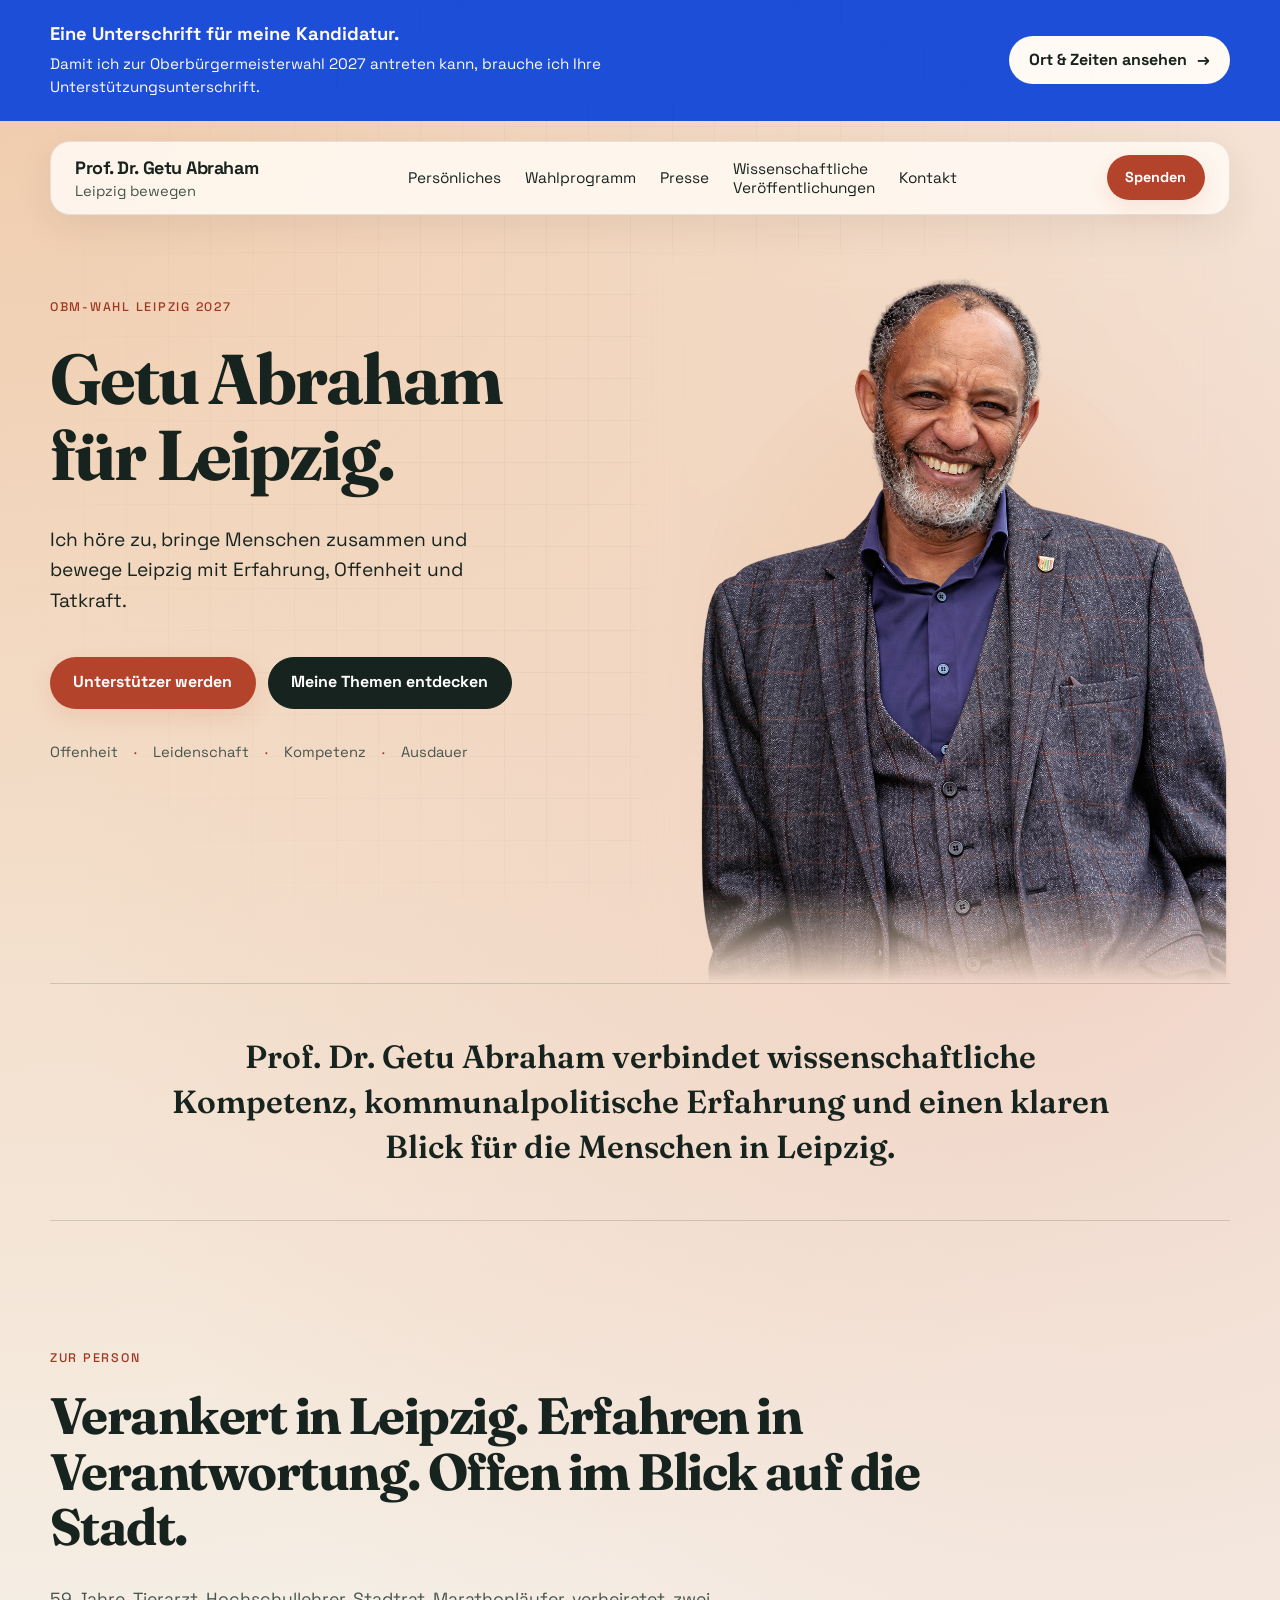
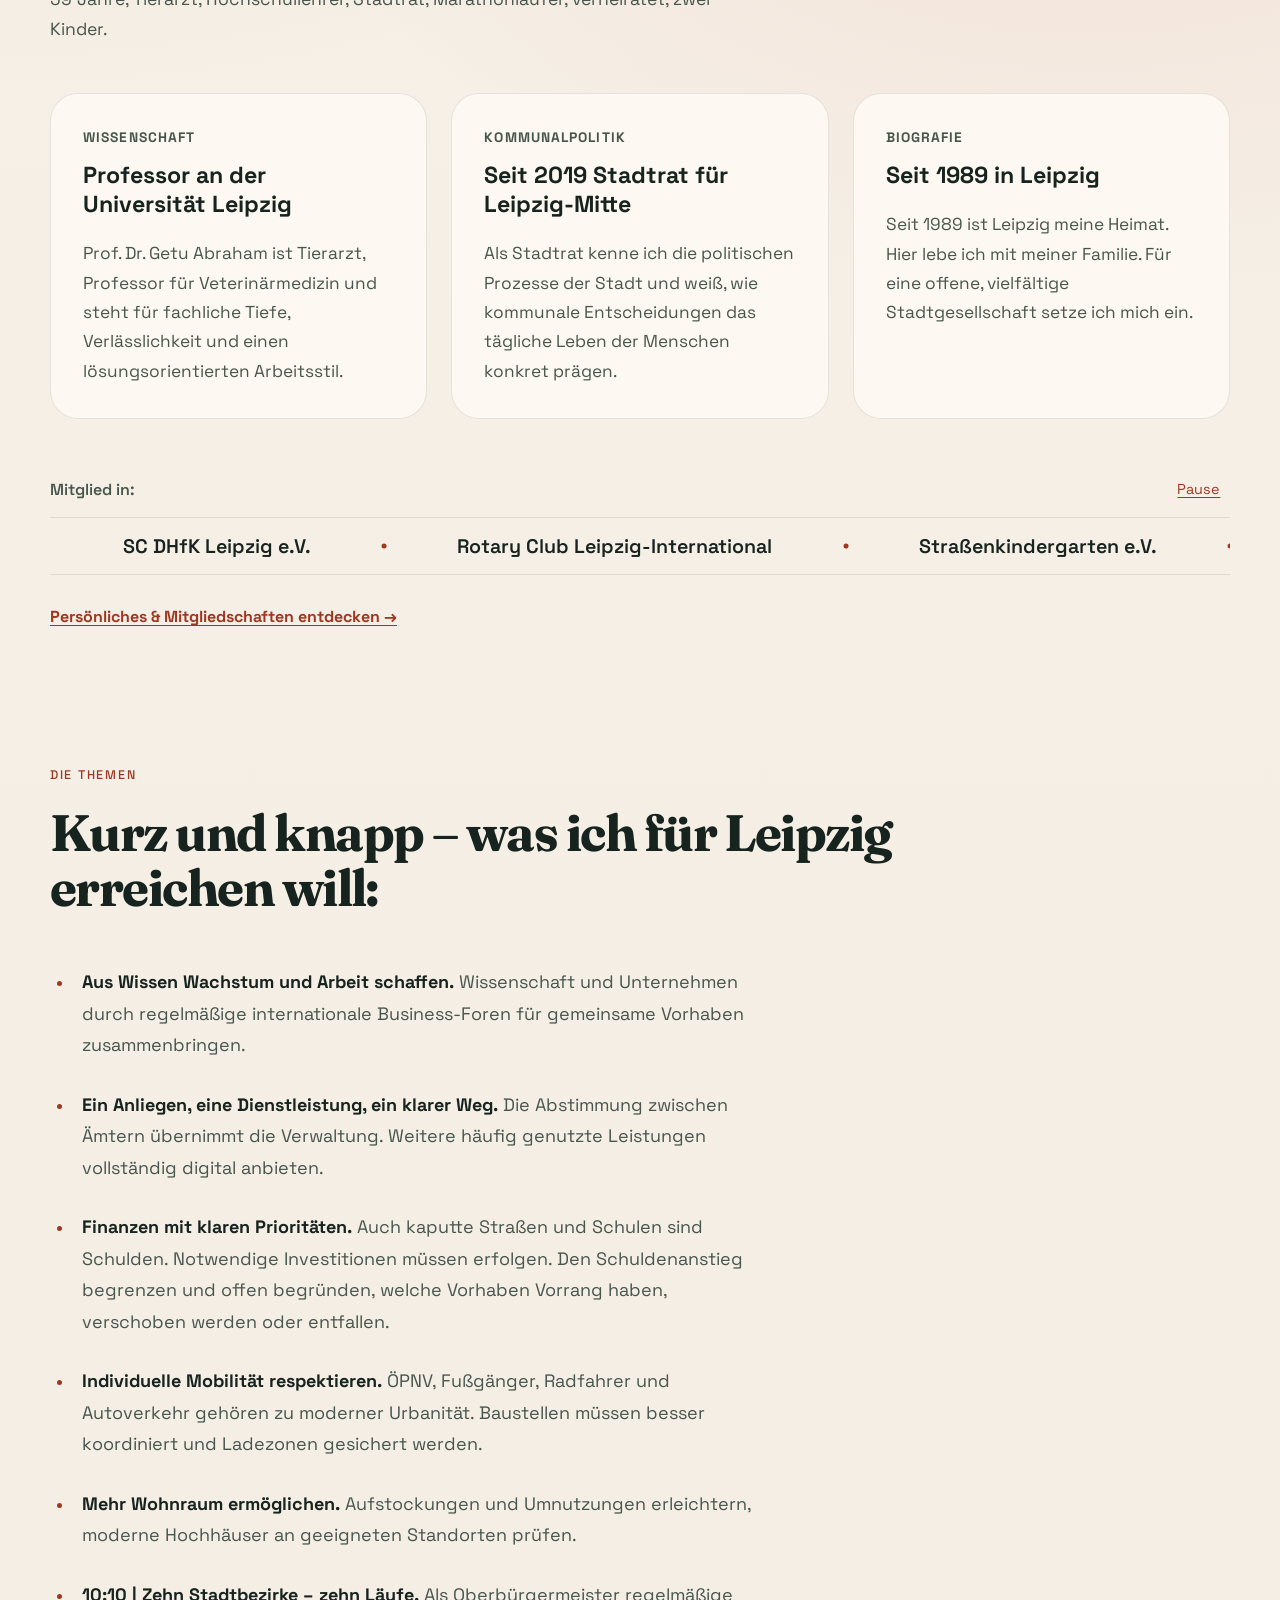
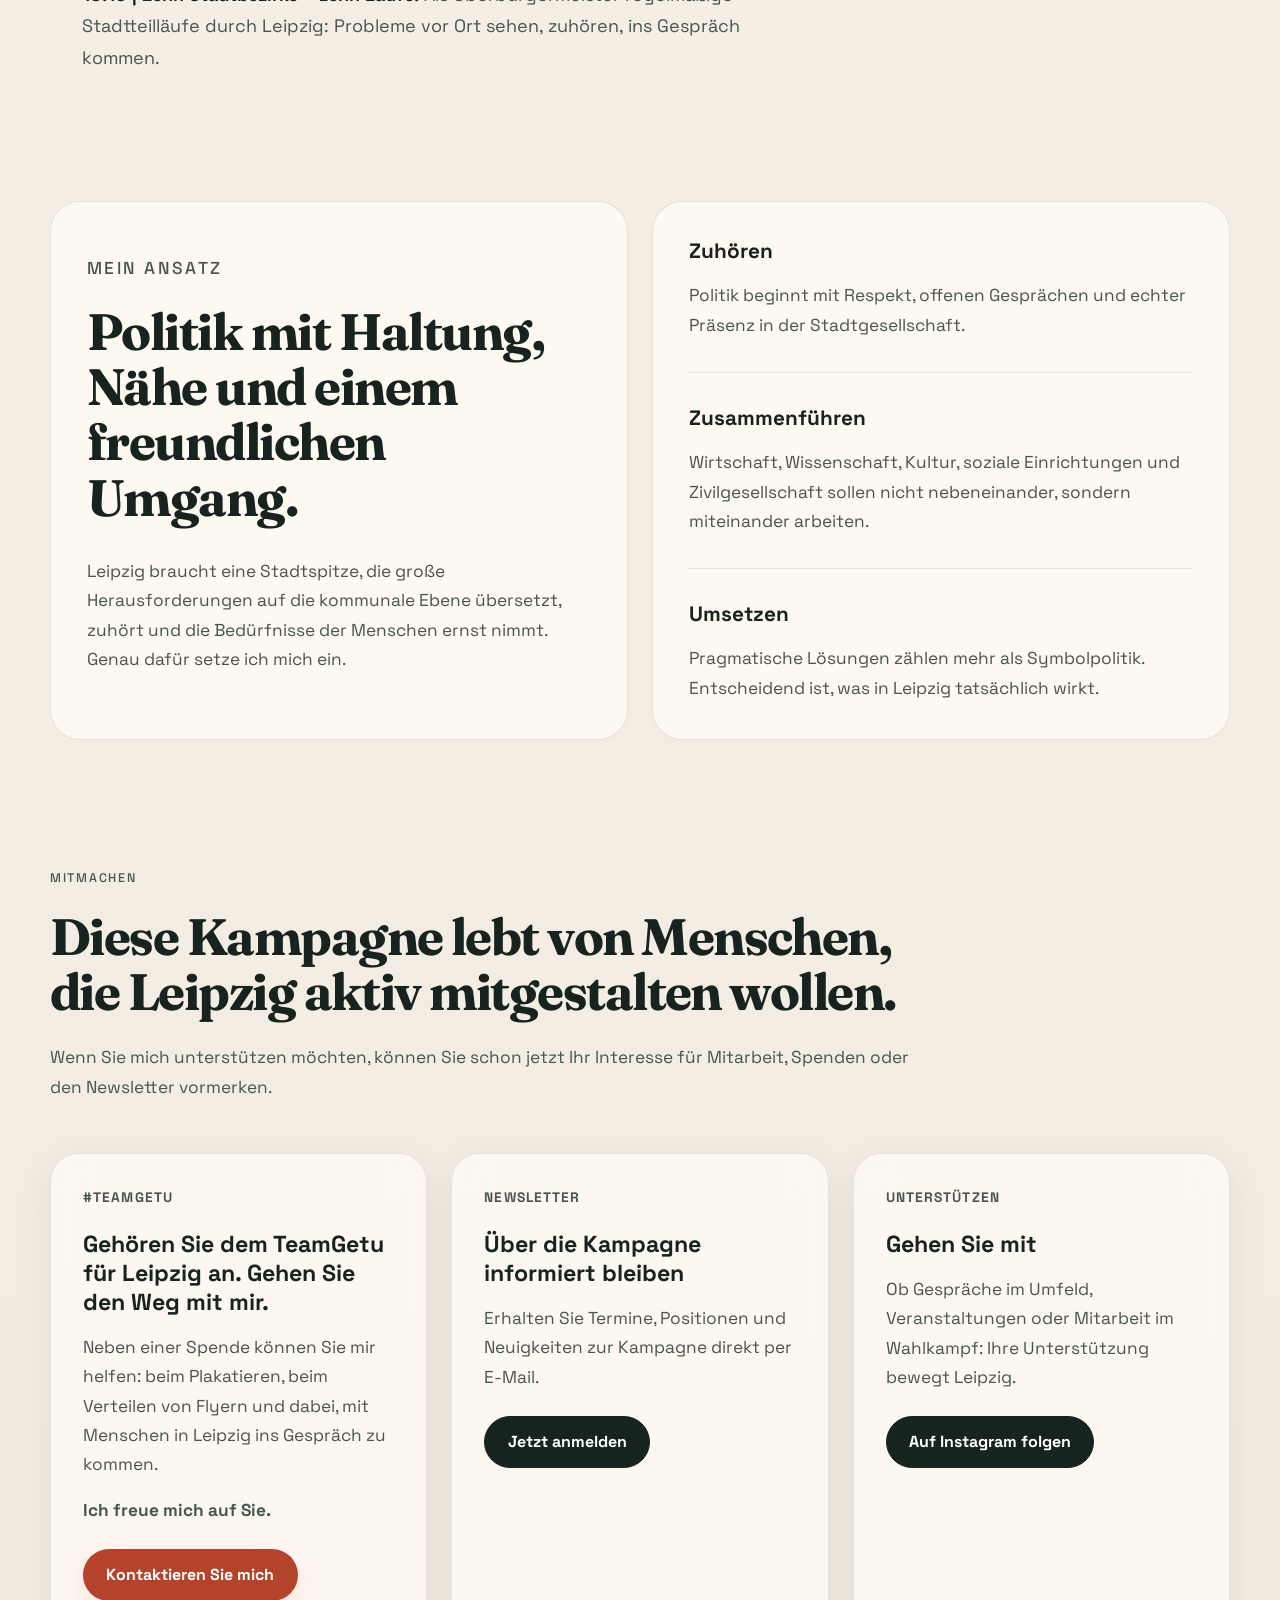
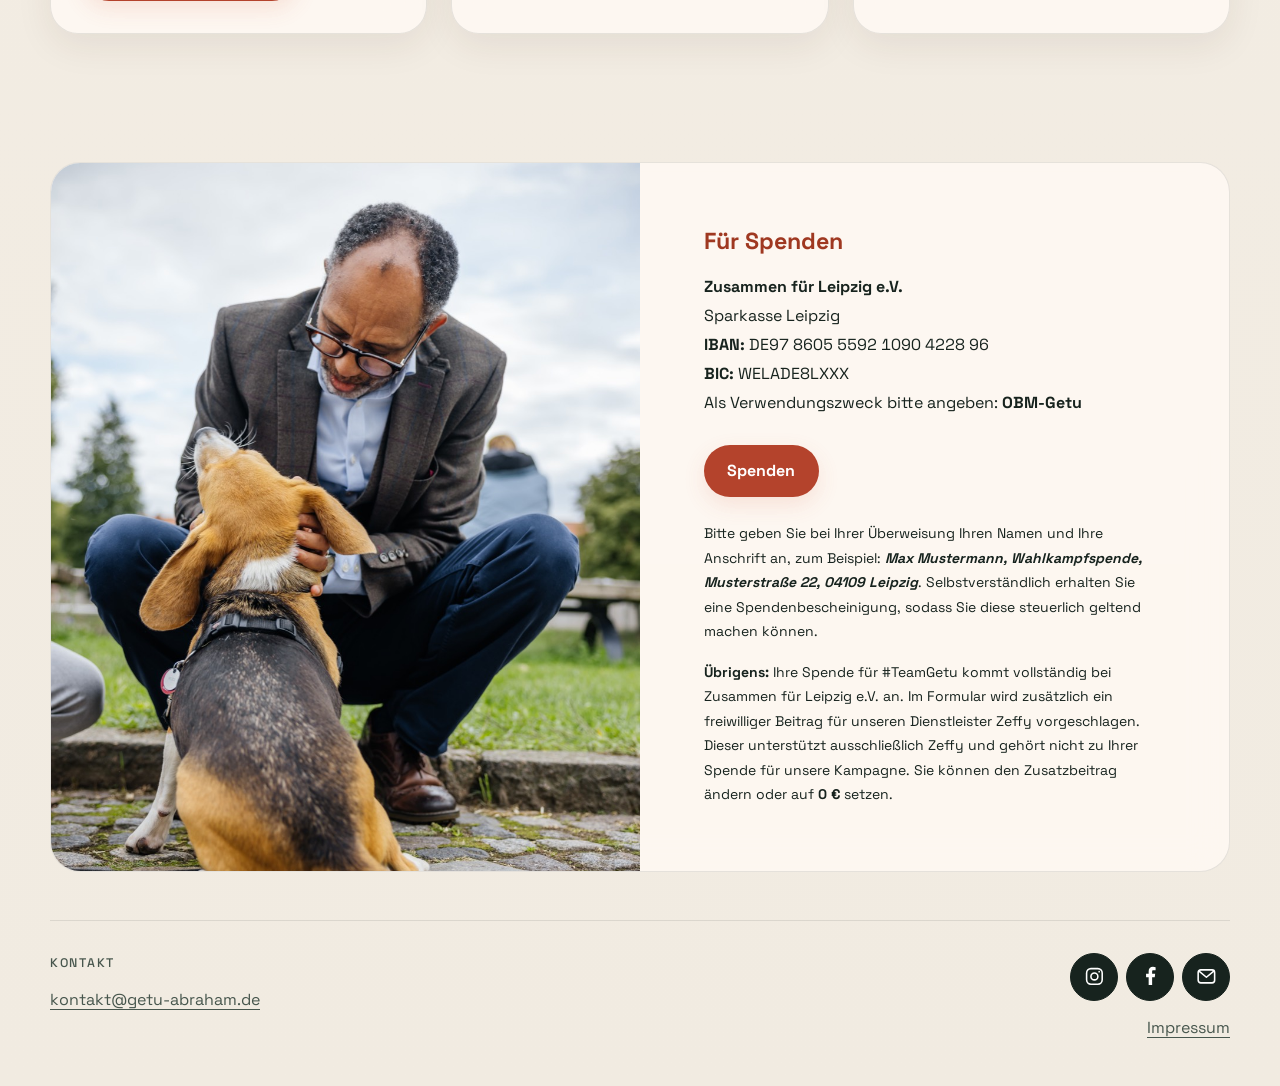
<file: index.html>
<!DOCTYPE html>
<html lang="de">
  <head>
    <meta charset="UTF-8" />
    <meta name="viewport" content="width=device-width, initial-scale=1.0" />
    <title>Prof. Dr. Getu Abraham | Oberbürgermeister für Leipzig</title>
    <meta
      name="description"
      content="Moderne Kampagnen-Startseite von Prof. Dr. Getu Abraham zur Oberbürgermeisterwahl in Leipzig."
    />
    <link rel="preconnect" href="https://fonts.googleapis.com" />
    <link rel="preconnect" href="https://fonts.gstatic.com" crossorigin />
    <link
      href="https://fonts.googleapis.com/css2?family=Space+Grotesk:wght@400;500;700&family=Fraunces:wght@600;700&display=swap"
      rel="stylesheet"
    />
    <link rel="preconnect" href="https://sibforms.com" />
    <link rel="stylesheet" href="https://sibforms.com/forms/end-form/build/sib-styles.css" />
    <link rel="stylesheet" href="./styles.css?v=membership-ticker-3" />
  </head>
  <body class="homepage">
    <aside class="signature-banner" aria-labelledby="signature-banner-title">
        <div class="signature-banner__inner">
        <div class="signature-banner__copy">
          <p class="signature-banner__title" id="signature-banner-title">Eine Unterschrift für meine Kandidatur.</p>
          <p class="signature-banner__text">Damit ich zur Oberbürgermeisterwahl 2027 antreten kann, brauche ich Ihre Unterstützungsunterschrift.</p>
        </div>
        <a class="button signature-banner__action" href="/unterschriften/">Ort &amp; Zeiten ansehen <span aria-hidden="true">→</span></a>
        </div>
      </aside><div class="page-shell">
      <header class="site-header">
        <a class="brand" href="#top" aria-label="Zur Startseite">
          <span class="brand-copy">
            <strong>Prof. Dr. Getu Abraham</strong>
            <span>Leipzig bewegen</span>
          </span>
        </a>
        <button
          type="button"
          class="button button-small"
          zeffy-form-link="https://www.zeffy.com/embed/donation-form/prof-dr-getu-abraham-fuer-leipzig?modal=true"
        >Spenden</button>
        <button class="menu-toggle" type="button" aria-controls="site-navigation" aria-expanded="false" aria-label="Menü öffnen">
          <svg viewBox="0 0 24 24" fill="none" stroke="currentColor" stroke-width="1.8" stroke-linecap="round" aria-hidden="true"><path class="menu-line-top" d="M4 8h16"/><path class="menu-line-bottom" d="M4 16h16"/></svg>
        </button>
        <nav class="site-nav" id="site-navigation" aria-label="Hauptnavigation">
          <a href="/persoenliches/">Persönliches</a>
          <a href="/themen/">Wahlprogramm</a>
          <a href="/presse/">Presse</a>
          <a href="https://scholar.google.com/scholar?hl=de&amp;as_sdt=0%2C5&amp;q=getu+Abraham+&amp;btnG=" target="_blank" rel="noopener noreferrer" aria-label="Wissenschaftliche Veröffentlichungen"><span>Wissenschaftliche<br />Veröffentlichungen</span></a>
          <a href="/#kontakt">Kontakt</a>
        </nav>
      </header>
      

      <main id="top">
        <section class="hero">
          <div class="hero-copy">
            <p class="eyebrow">OBM-Wahl Leipzig 2027</p>
            <h1>Getu Abraham für Leipzig.</h1>
            <p class="hero-statement">
              Ich höre zu, bringe Menschen zusammen und bewege Leipzig
              mit Erfahrung, Offenheit und Tatkraft.
            </p>
            <div class="hero-actions">
              <a class="button" href="#mitmachen">Unterstützer werden</a>
              <a class="button button-secondary" href="#themen">Meine Themen entdecken</a>
            </div>
            <ul class="hero-points" aria-label="Kernbotschaften">
              <li>Offenheit</li>
              <li>Leidenschaft</li>
              <li>Kompetenz</li>
              <li>Ausdauer</li>
            </ul>
          </div>

          <figure class="hero-visual">
            <img
              src="./bilder/getu-gundlach-freigestellt.png"
              width="1072"
              height="1467"
              fetchpriority="high"
              alt="Prof. Dr. Getu Abraham, freigestelltes Porträt"
            />
          </figure>
        </section>

        <section class="trust-band" aria-label="Schwerpunkte">
          <p>
            Prof. Dr. Getu Abraham verbindet wissenschaftliche Kompetenz,
            kommunalpolitische Erfahrung und einen klaren Blick für die Menschen in Leipzig.
          </p>
        </section>

        <section class="profile" id="profil">
          <div class="section-heading">
            <p class="eyebrow">Zur Person</p>
            <h2>Verankert in Leipzig. Erfahren in Verantwortung. Offen im Blick auf die Stadt.</h2>
          </div>

          <p class="profile-intro">
            59 Jahre, Tierarzt, Hochschullehrer, Stadtrat, Marathonläufer,
            verheiratet, zwei Kinder.
          </p>

          <div class="profile-grid">
            <article class="profile-card">
              <p class="profile-label">Wissenschaft</p>
              <h3>Professor an der Universität Leipzig</h3>
              <p>
                Prof. Dr. Getu Abraham ist Tierarzt, Professor für Veterinärmedizin und steht
                für fachliche Tiefe, Verlässlichkeit und einen lösungsorientierten Arbeitsstil.
              </p>
            </article>
            <article class="profile-card">
              <p class="profile-label">Kommunalpolitik</p>
              <h3>Seit 2019 Stadtrat für Leipzig-Mitte</h3>
              <p>
                Als Stadtrat kenne ich die politischen Prozesse der Stadt und weiß, wie kommunale
                Entscheidungen das tägliche Leben der Menschen konkret prägen.
              </p>
            </article>
            <article class="profile-card">
              <p class="profile-label">Biografie</p>
              <h3>Seit 1989 in Leipzig</h3>
              <p>
                Seit 1989 ist Leipzig meine Heimat. Hier lebe ich mit meiner Familie.
                Für eine offene, vielfältige Stadtgesellschaft setze ich mich ein.
              </p>
            </article>
          </div>
          <section class="membership-ticker" id="mitgliedschaften-auswahl" aria-labelledby="membership-ticker-title" data-membership-ticker>
            <div class="membership-ticker-heading">
              <h3 id="membership-ticker-title">Mitglied in:</h3>
              <button class="membership-ticker-toggle" type="button" aria-label="Laufband pausieren" aria-controls="membership-ticker-names" hidden>Pause</button>
            </div>
            <div class="membership-ticker-names" id="membership-ticker-names" role="group" aria-labelledby="membership-ticker-title">
              <ul class="membership-ticker-list" role="list">
                <li>SC DHfK Leipzig e.V.</li>
                <li>Rotary Club Leipzig-International</li>
                <li>Straßenkindergarten e.V.</li>
              </ul>
              <ul class="membership-ticker-list" aria-hidden="true" data-ticker-copy>
                <li>SC DHfK Leipzig e.V.</li>
                <li>Rotary Club Leipzig-International</li>
                <li>Straßenkindergarten e.V.</li>
              </ul>
            </div>
          </section>
          <p class="profile-memberships"><a href="/persoenliches/#mitgliedschaften">Persönliches &amp; Mitgliedschaften <span class="profile-memberships-action">entdecken <span aria-hidden="true">→</span></span></a></p>
        </section>

        <section class="issues" id="themen">
          <div class="section-heading">
            <p class="eyebrow">Die Themen</p>
            <h2>Kurz und knapp – was ich für Leipzig erreichen will:</h2>
          </div>

          <ul class="issue-list">
            <li class="issue-item">
              <p><strong>Aus Wissen Wachstum und Arbeit schaffen.</strong> Wissenschaft und Unternehmen durch regelmäßige internationale Business-Foren für gemeinsame Vorhaben zusammenbringen.</p>
            </li>
            <li class="issue-item">
              <p><strong>Ein Anliegen, eine Dienstleistung, ein klarer Weg.</strong> Die Abstimmung zwischen Ämtern übernimmt die Verwaltung. Weitere häufig genutzte Leistungen vollständig digital anbieten.</p>
            </li>
            <li class="issue-item">
              <p><strong>Finanzen mit klaren Prioritäten.</strong> Auch kaputte Straßen und Schulen sind Schulden. Notwendige Investitionen müssen erfolgen. Den Schuldenanstieg begrenzen und offen begründen, welche Vorhaben Vorrang haben, verschoben werden oder entfallen.</p>
            </li>
            <li class="issue-item">
              <p><strong>Individuelle Mobilität respektieren.</strong> ÖPNV, Fußgänger, Radfahrer und Autoverkehr gehören zu moderner Urbanität. Baustellen müssen besser koordiniert und Ladezonen gesichert werden.</p>
            </li>
            <li class="issue-item">
              <p><strong>Mehr Wohnraum ermöglichen.</strong> Aufstockungen und Umnutzungen erleichtern, moderne Hochhäuser an geeigneten Standorten prüfen.</p>
            </li>
            <li class="issue-item">
              <p><strong>10:10 | Zehn Stadtbezirke – zehn Läufe.</strong> Als Oberbürgermeister regelmäßige Stadtteilläufe durch Leipzig: Probleme vor Ort sehen, zuhören, ins Gespräch kommen.</p>
            </li>
          </ul>
        </section>

        <section class="agenda">
          <div class="agenda-panel">
            <p class="eyebrow">Mein Ansatz</p>
            <h2>Politik mit Haltung, Nähe und einem freundlichen Umgang.</h2>
            <p>
              Leipzig braucht eine Stadtspitze, die große Herausforderungen auf die
              kommunale Ebene übersetzt, zuhört und die Bedürfnisse der Menschen
              ernst nimmt. Genau dafür setze ich mich ein.
            </p>
          </div>
          <div class="agenda-list">
            <div>
              <strong>Zuhören</strong>
              <p>Politik beginnt mit Respekt, offenen Gesprächen und echter Präsenz in der Stadtgesellschaft.</p>
            </div>
            <div>
              <strong>Zusammenführen</strong>
              <p>Wirtschaft, Wissenschaft, Kultur, soziale Einrichtungen und Zivilgesellschaft sollen nicht nebeneinander, sondern miteinander arbeiten.</p>
            </div>
            <div>
              <strong>Umsetzen</strong>
              <p>Pragmatische Lösungen zählen mehr als Symbolpolitik. Entscheidend ist, was in Leipzig tatsächlich wirkt.</p>
            </div>
          </div>
        </section>

        <section class="cta" id="mitmachen">
          <div class="cta-copy">
            <p class="eyebrow">Mitmachen</p>
            <h2>Diese Kampagne lebt von Menschen, die Leipzig aktiv mitgestalten wollen.</h2>
            <p>
              Wenn Sie mich unterstützen möchten, können Sie schon
              jetzt Ihr Interesse für Mitarbeit, Spenden oder den Newsletter vormerken.
            </p>
          </div>
          <div class="support-grid">
            <article class="support-card" id="spenden">
              <p class="support-label">#TeamGetu</p>
              <h3>Gehören Sie dem TeamGetu für Leipzig an. Gehen Sie den Weg mit mir.</h3>
              <p>Neben einer Spende können Sie mir helfen: beim Plakatieren, beim Verteilen von Flyern und dabei, mit Menschen in Leipzig ins Gespräch zu kommen.</p>
              <p><strong>Ich freue mich auf Sie.</strong></p>
              <a class="button" href="mailto:kontakt@getu-abraham.de">Kontaktieren Sie mich</a>
            </article>
            <article class="support-card" id="newsletter">
              <p class="support-label">Newsletter</p>
              <h3>Über die Kampagne informiert bleiben</h3>
              <p>Erhalten Sie Termine, Positionen und Neuigkeiten zur Kampagne direkt per E-Mail.</p>
              <button class="button button-secondary" type="button" data-newsletter-open>Jetzt anmelden</button>
            </article>
            <article class="support-card">
              <p class="support-label">Unterstützen</p>
              <h3>Gehen Sie mit</h3>
              <p>Ob Gespräche im Umfeld, Veranstaltungen oder Mitarbeit im Wahlkampf: Ihre Unterstützung bewegt Leipzig.</p>
              <a class="button button-secondary" href="https://www.instagram.com/getu_abraham_leipzig/" target="_blank" rel="noreferrer">Auf Instagram folgen</a>
            </article>
          </div>
        </section>
      <section class="donation-section" aria-labelledby="donation-title">
        <div class="footer-photo">
          <img
            src="./bilder/getu-mit-hund.jpg"
            alt="Prof. Dr. Getu Abraham begegnet einem Hund"
            width="1000"
            height="1500"
            loading="lazy"
          />
        </div>
        <div class="footer-details">
          <h2 class="donation-title" id="donation-title">Für Spenden</h2>
          <div class="footer-donations">
            <p><strong>Zusammen für Leipzig e.V.</strong></p>
            <p>Sparkasse Leipzig</p>
            <p class="footer-bank-code"><strong>IBAN:</strong> DE97 8605 5592 1090 4228 96</p>
            <p class="footer-bank-code"><strong>BIC:</strong> WELADE8LXXX</p>
            <p class="footer-purpose">Als Verwendungszweck bitte angeben: <strong>OBM-Getu</strong></p>
          </div>
          <button type="button" class="button donation-button" zeffy-form-link="https://www.zeffy.com/embed/donation-form/prof-dr-getu-abraham-fuer-leipzig?modal=true">Spenden</button>
          <p class="donation-receipt">Bitte geben Sie bei Ihrer Überweisung Ihren Namen und Ihre Anschrift an, zum Beispiel: <strong><em>Max Mustermann, Wahlkampfspende, Musterstraße 22, 04109 Leipzig</em></strong>. Selbstverständlich erhalten Sie eine Spendenbescheinigung, sodass Sie diese steuerlich geltend machen können.</p>
          <p class="donation-note"><strong>Übrigens:</strong> Ihre Spende für #TeamGetu kommt vollständig bei Zusammen für Leipzig e.V. an. Im Formular wird zusätzlich ein freiwilliger Beitrag für unseren Dienstleister Zeffy vorgeschlagen. Dieser unterstützt ausschließlich Zeffy und gehört nicht zu Ihrer Spende für unsere Kampagne. Sie können den Zusatzbeitrag ändern oder auf <strong>0 €</strong> setzen.</p>
        </div>
      </section>
      </main>

      <footer class="site-footer" id="kontakt">
        <div class="footer-contact-copy">
          <p class="eyebrow">Kontakt</p>
          <a class="footer-email" href="mailto:kontakt@getu-abraham.de">kontakt@getu-abraham.de</a>
        </div>
        <div class="footer-links">
          <nav class="footer-social" aria-label="Kontakt und soziale Medien">
            <a class="button button-secondary" href="https://www.instagram.com/getu_abraham_leipzig/" target="_blank" rel="noopener noreferrer" aria-label="Instagram" title="Instagram"><svg viewBox="0 0 24 24" fill="none" stroke="currentColor" stroke-width="1.8" aria-hidden="true"><rect x="3" y="3" width="18" height="18" rx="5"/><circle cx="12" cy="12" r="4"/><circle cx="17.5" cy="6.5" r="1" fill="currentColor" stroke="none"/></svg></a>
            <a class="button button-secondary" href="https://www.facebook.com/getu.abraham.9" target="_blank" rel="noopener noreferrer" aria-label="Facebook" title="Facebook"><svg viewBox="0 0 24 24" fill="currentColor" aria-hidden="true"><path d="M14 22v-9h3l.5-4H14V6.5c0-1.1.3-1.5 1.5-1.5H18V1.3A26 26 0 0 0 15 1c-3.2 0-5 1.9-5 5v3H7v4h3v9z"/></svg></a>
            <a class="button button-secondary" href="mailto:kontakt@getu-abraham.de" aria-label="E-Mail" title="E-Mail"><svg viewBox="0 0 24 24" fill="none" stroke="currentColor" stroke-width="1.8" stroke-linecap="round" stroke-linejoin="round" aria-hidden="true"><rect x="2.5" y="4.5" width="19" height="15" rx="3"/><path d="m3.5 6 8.5 7 8.5-7"/></svg></a>
          </nav>
          <a class="footer-legal-link" href="./impressum.html">Impressum</a>
        </div>
      </footer>
    </div>

    <dialog class="newsletter-dialog" id="newsletter-dialog" aria-labelledby="newsletter-dialog-title">
      <div class="newsletter-dialog__surface">
        <button class="newsletter-dialog__close" type="button" data-newsletter-close aria-label="Newsletter-Anmeldung schließen">×</button>

        <div class="newsletter-dialog__intro">
          <p class="eyebrow">Newsletter</p>
          <h2 id="newsletter-dialog-title">Leipzig bewegen.</h2>
          <p>Erhalten Sie Termine, Positionen und Einblicke in meine Kampagne direkt in Ihr Postfach.</p>
        </div>

        <div class="newsletter-form-panel">
          <div class="sib-form newsletter-form">
            <div id="sib-form-container" class="sib-form-container">
              <div id="error-message" class="sib-form-message-panel newsletter-message newsletter-message--error" role="alert" aria-live="assertive">
                <div class="sib-form-message-panel__text">
                  <span class="sib-form-message-panel__inner-text">Ihre Anmeldung konnte nicht gespeichert werden. Bitte versuchen Sie es erneut.</span>
                </div>
              </div>

              <div id="success-message" class="sib-form-message-panel newsletter-message newsletter-message--success" role="status" aria-live="polite">
                <div class="sib-form-message-panel__text">
                  <span class="sib-form-message-panel__inner-text">Ihre Anmeldung war erfolgreich.</span>
                </div>
              </div>

              <div id="sib-container" class="sib-container--large sib-container--vertical newsletter-form-container">
                <form
                  id="sib-form"
                  method="POST"
                  action="https://3f250493.sibforms.com/serve/[base64]"
                  data-type="subscription"
                >
                  <p class="newsletter-form-copy">Tragen Sie Ihre Daten ein und bleiben Sie mit #TeamGetu auf dem Laufenden.</p>

                  <div class="newsletter-fields">
                    <div class="sib-input sib-form-block newsletter-field">
                      <div class="form__entry entry_block">
                        <div class="form__label-row">
                          <label class="entry__label" for="VORNAME" data-required="*">Vorname</label>
                          <div class="entry__field">
                            <input class="input" maxlength="200" type="text" id="VORNAME" name="VORNAME" autocomplete="given-name" placeholder="Ihr Vorname" data-required="true" required />
                          </div>
                        </div>
                        <label class="entry__error entry__error--primary"></label>
                      </div>
                    </div>

                    <div class="sib-input sib-form-block newsletter-field">
                      <div class="form__entry entry_block">
                        <div class="form__label-row">
                          <label class="entry__label" for="NACHNAME" data-required="*">Nachname</label>
                          <div class="entry__field">
                            <input class="input" maxlength="200" type="text" id="NACHNAME" name="NACHNAME" autocomplete="family-name" placeholder="Ihr Nachname" data-required="true" required />
                          </div>
                        </div>
                        <label class="entry__error entry__error--primary"></label>
                      </div>
                    </div>

                    <div class="sib-input sib-form-block newsletter-field">
                      <div class="form__entry entry_block">
                        <div class="form__label-row">
                          <label class="entry__label" for="EMAIL" data-required="*">E-Mail-Adresse</label>
                          <div class="entry__field">
                            <input class="input" type="email" id="EMAIL" name="EMAIL" autocomplete="email" placeholder="name@beispiel.de" data-required="true" required />
                          </div>
                        </div>
                        <label class="entry__error entry__error--primary"></label>
                      </div>
                    </div>
                  </div>

                  <button class="button newsletter-submit sib-form-block__button sib-form-block__button-with-loader" form="sib-form" type="submit">
                    <svg class="progress-indicator__icon sib-hide-loader-icon" viewBox="0 0 512 512" aria-hidden="true">
                      <path d="M460.116 373.846l-20.823-12.022c-5.541-3.199-7.54-10.159-4.663-15.874 30.137-59.886 28.343-131.652-5.386-189.946-33.641-58.394-94.896-95.833-161.827-99.676C261.028 55.961 256 50.751 256 44.352V20.309c0-6.904 5.808-12.337 12.703-11.982 83.556 4.306 160.163 50.864 202.11 123.677 42.063 72.696 44.079 162.316 6.031 236.832-3.14 6.148-10.75 8.461-16.728 5.01z" />
                    </svg>
                    Newsletter abonnieren
                  </button>

                  <p class="newsletter-privacy">Ihre Angaben werden zur Newsletter-Anmeldung sicher an Brevo übermittelt. Sie können sich jederzeit wieder abmelden.</p>
                  <input type="text" name="email_address_check" value="" class="input--hidden" tabindex="-1" autocomplete="off" />
                  <input type="hidden" name="locale" value="de" />
                </form>
              </div>
            </div>
          </div>
        </div>
      </div>
    </dialog>

    <script>
      window.REQUIRED_CODE_ERROR_MESSAGE = "Wählen Sie bitte eine Ländervorwahl aus.";
      window.LOCALE = "de";
      window.EMAIL_INVALID_MESSAGE = window.SMS_INVALID_MESSAGE = "Die eingegebenen Informationen sind nicht gültig. Bitte überprüfen Sie das Feldformat und versuchen Sie es erneut.";
      window.REQUIRED_ERROR_MESSAGE = "Dieses Feld darf nicht leer sein.";
      window.GENERIC_INVALID_MESSAGE = "Die eingegebenen Informationen sind nicht gültig. Bitte überprüfen Sie das Feldformat und versuchen Sie es erneut.";
      window.INVALID_NUMBER = "Die eingegebenen Informationen sind nicht gültig. Bitte überprüfen Sie das Feldformat und versuchen Sie es erneut.";
      window.INVALID_DATE = "Bitte geben Sie ein gültiges Datum ein.";
      window.REQUIRED_MULTISELECT_MESSAGE = "Wählen Sie bitte mindestens eine Option aus.";
      window.translation = {
        common: {
          selectedList: "{quantity} Liste ausgewählt",
          selectedLists: "{quantity} Listen ausgewählt",
          selectedOption: "{quantity} ausgewählt",
          selectedOptions: "{quantity} ausgewählt"
        }
      };
      window.AUTOHIDE = false;
    </script>
    <script defer src="https://sibforms.com/forms/end-form/build/main.js"></script>
    <script src="https://zeffy-scripts.s3.ca-central-1.amazonaws.com/embed-form-script.min.js"></script>
    <script src="./script.js?v=membership-ticker-1"></script>
  </body>
</html>
</file>
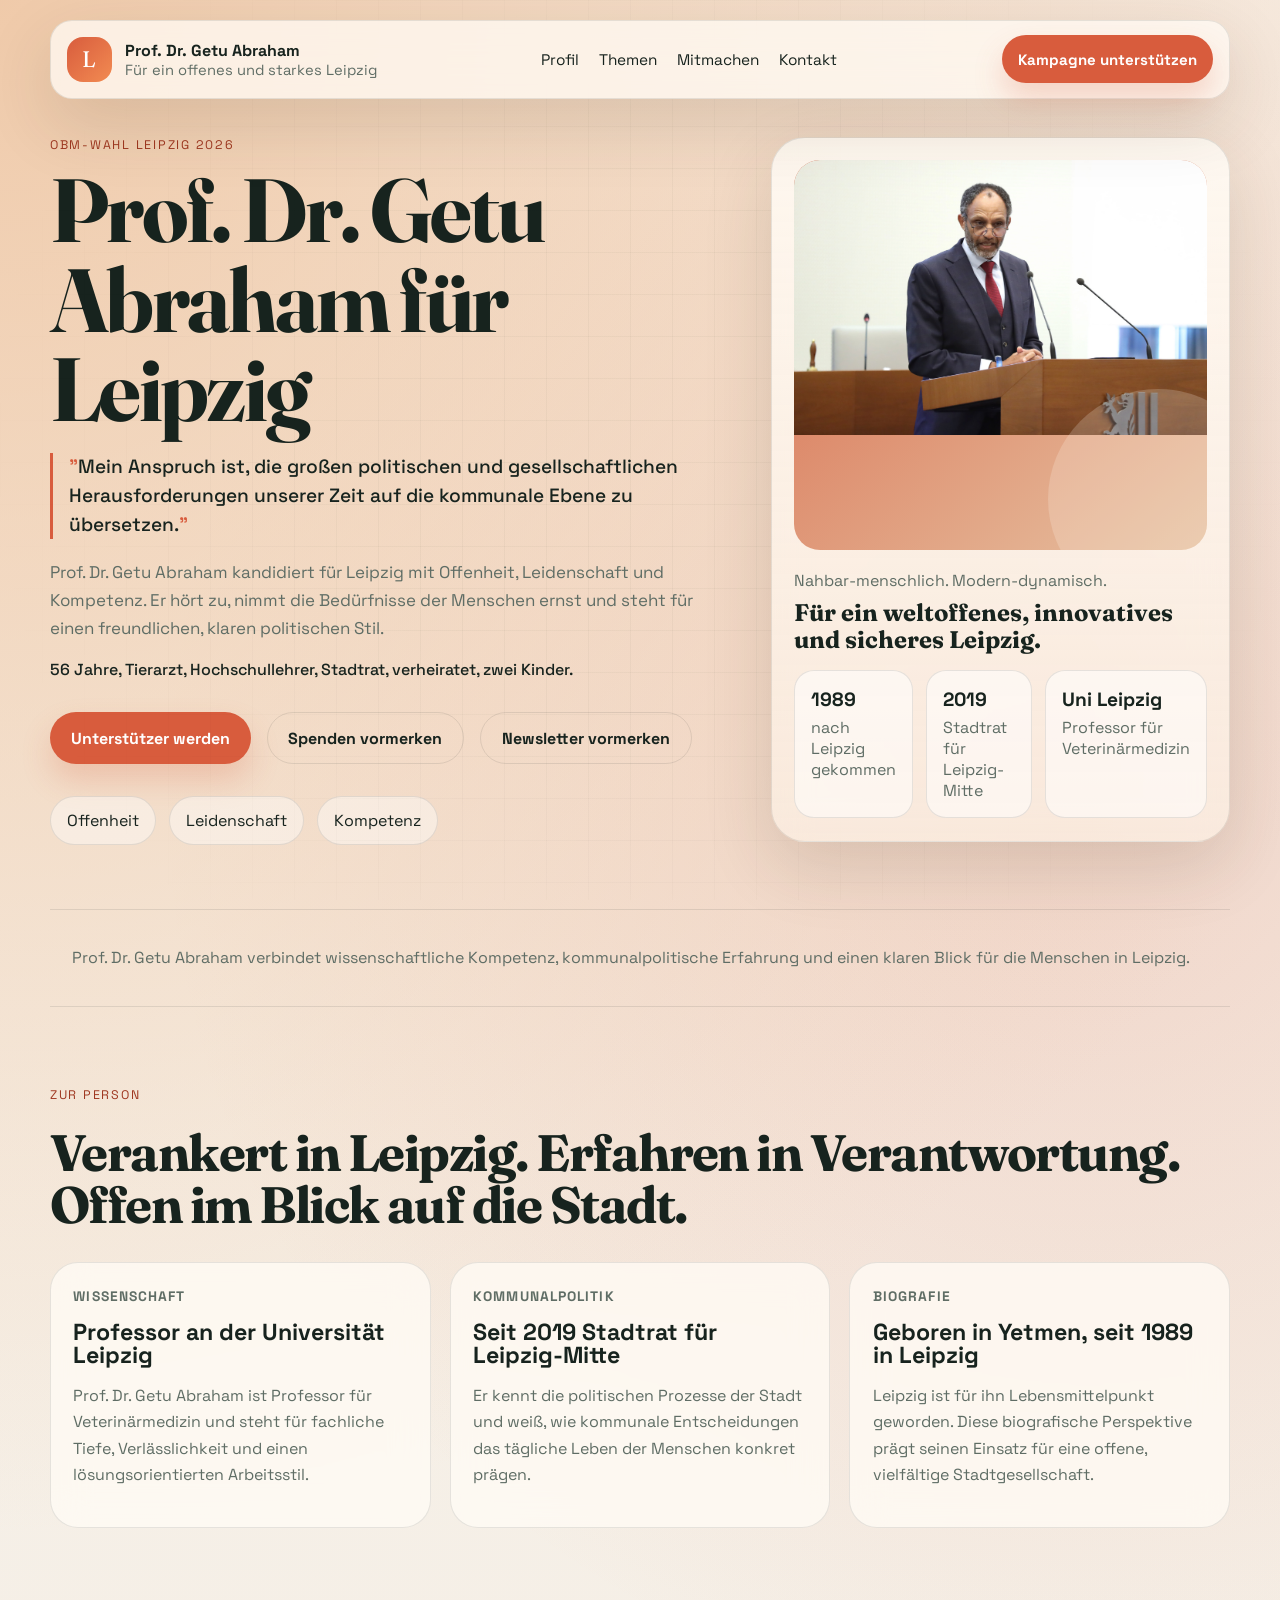
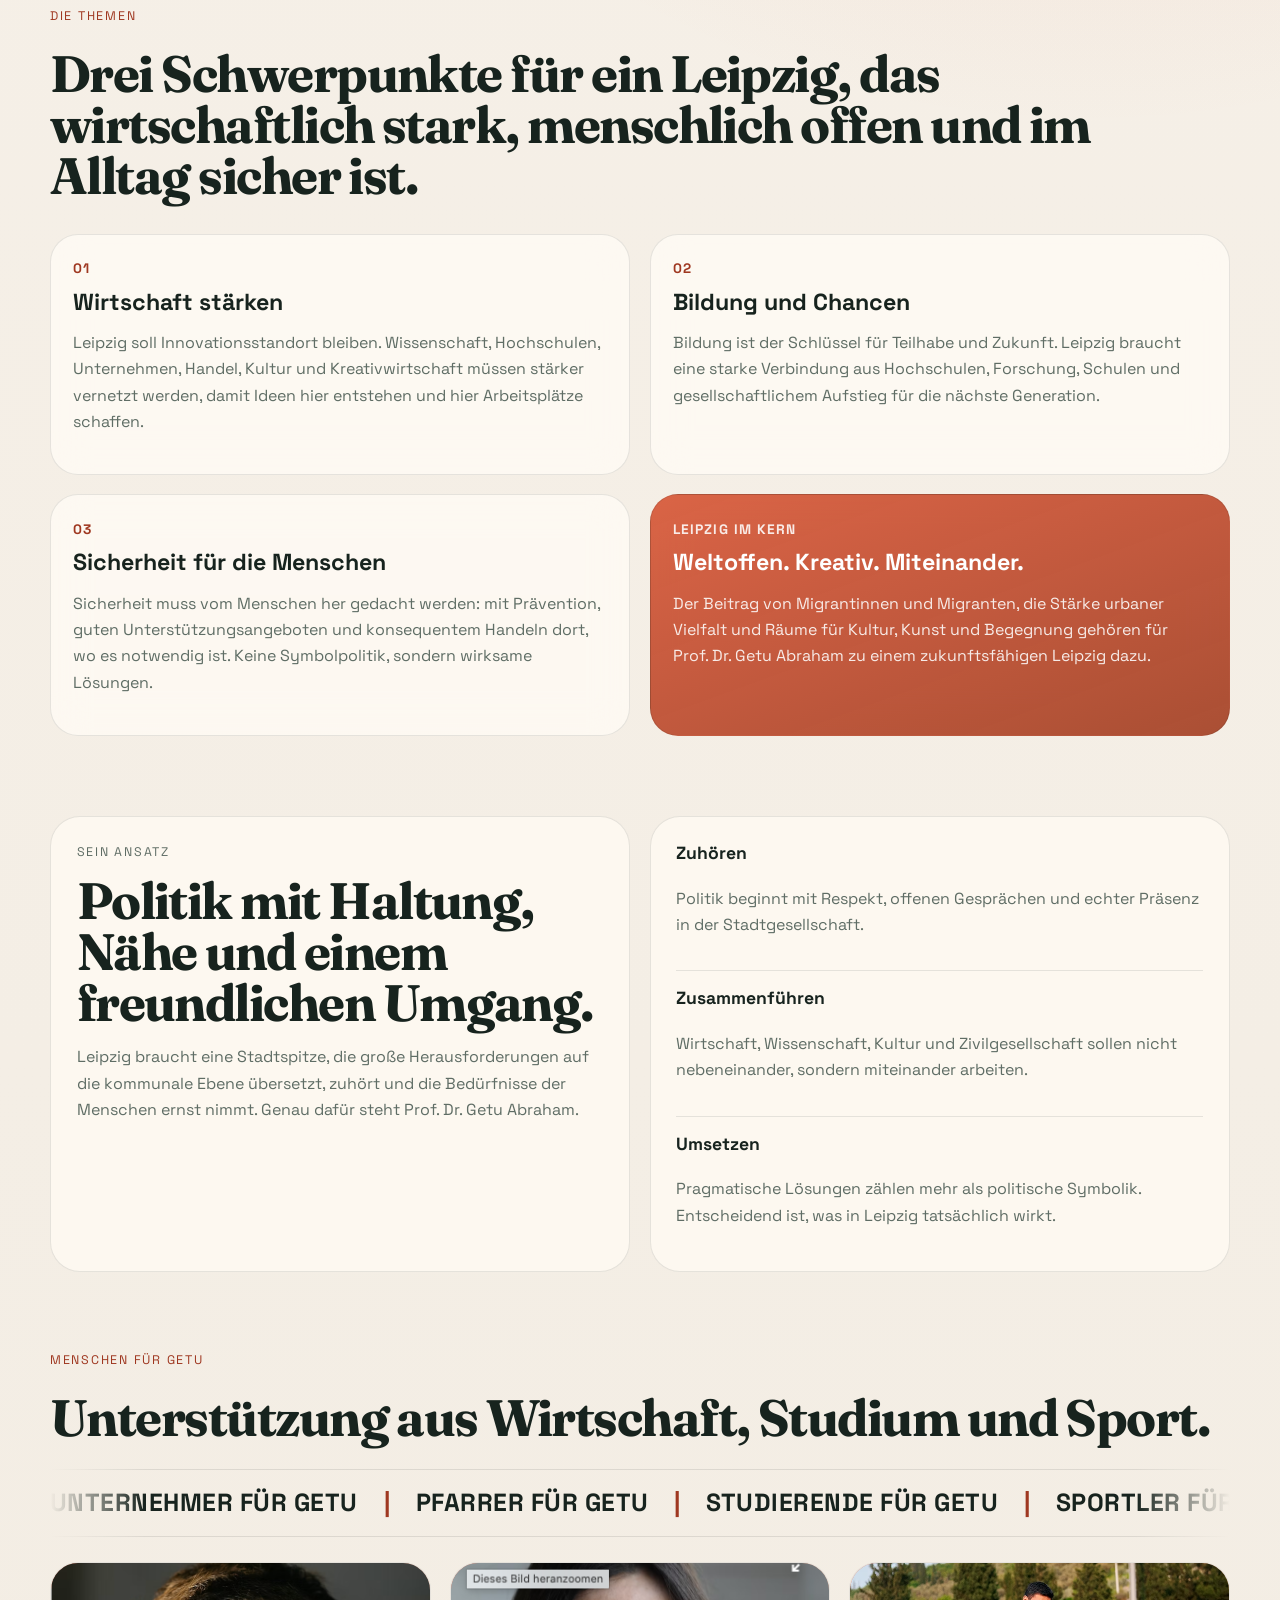
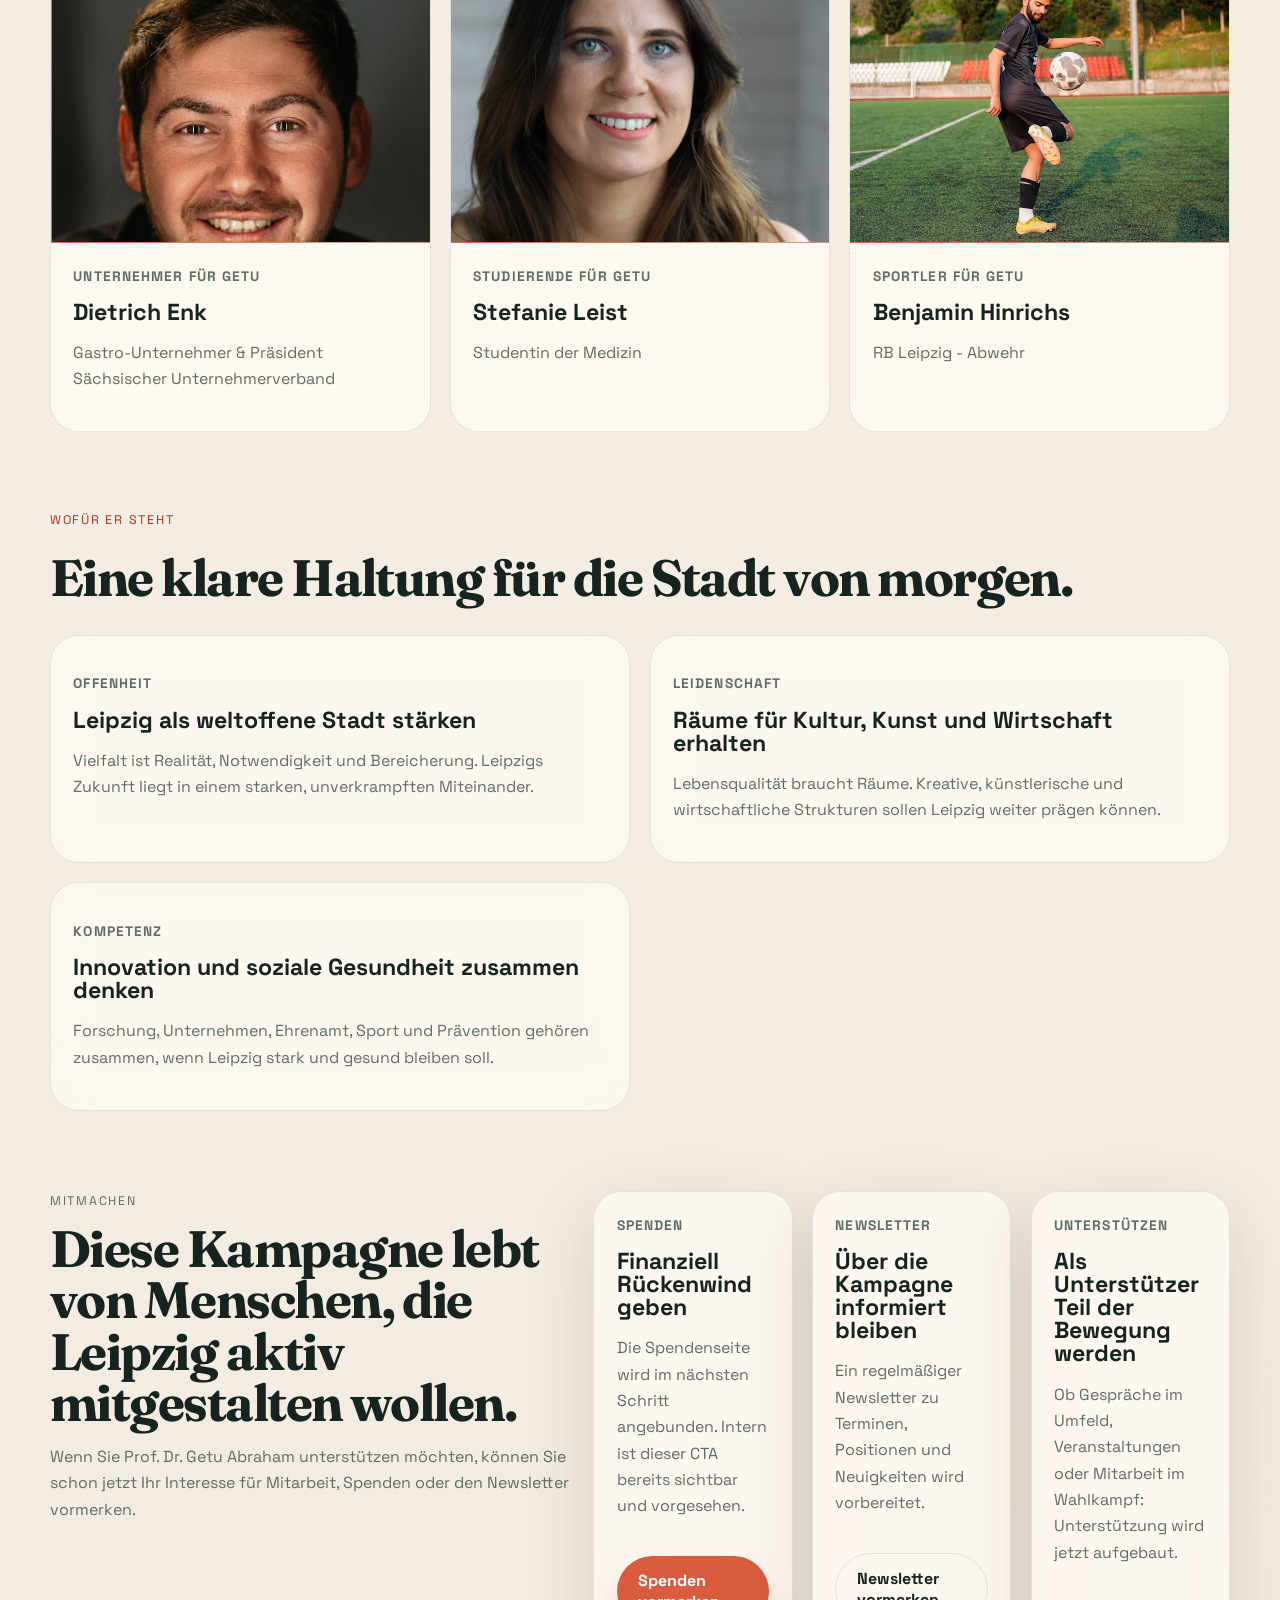
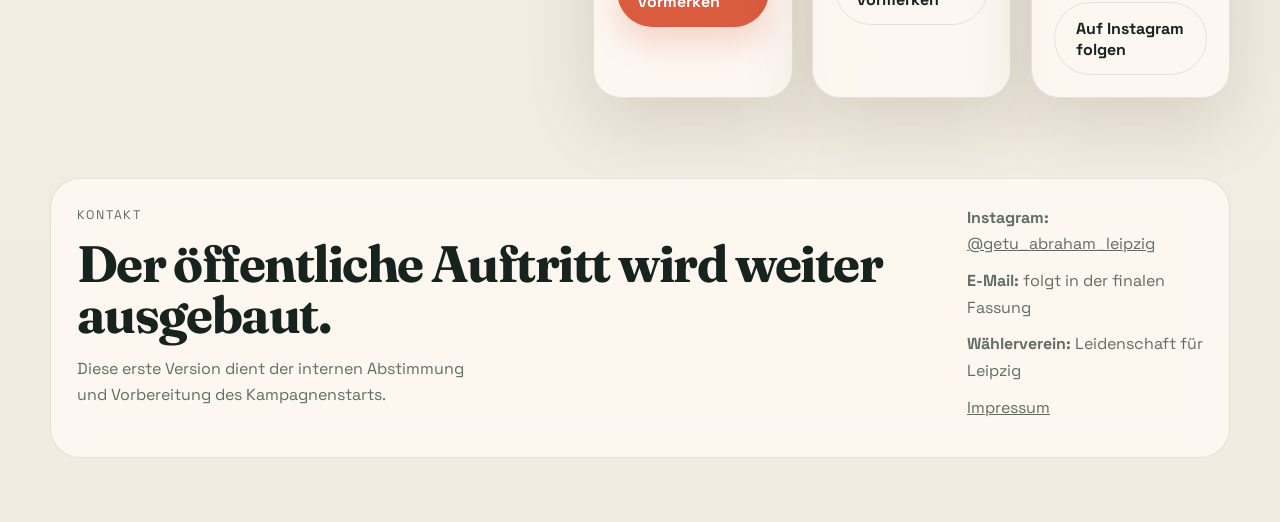
<file: deploy-6a72512cbed4fe0008609a8a/index.html>
<!DOCTYPE html>
<html lang="de">
  <head>
    <meta charset="UTF-8" />
    <meta name="viewport" content="width=device-width, initial-scale=1.0" />
    <title>Prof. Dr. Getu Abraham | Oberbürgermeister für Leipzig</title>
    <meta
      name="description"
      content="Moderne Kampagnen-Startseite von Prof. Dr. Getu Abraham zur Oberbürgermeisterwahl in Leipzig."
    />
    <link rel="preconnect" href="https://fonts.googleapis.com" />
    <link rel="preconnect" href="https://fonts.gstatic.com" crossorigin />
    <link
      href="https://fonts.googleapis.com/css2?family=Space+Grotesk:wght@400;500;700&family=Fraunces:wght@600;700&display=swap"
      rel="stylesheet"
    />
    <link rel="stylesheet" href="./styles.css" />
  </head>
  <body>
    <div class="page-shell">
      <header class="site-header">
        <a class="brand" href="#top" aria-label="Zur Startseite">
          <span class="brand-mark">L</span>
          <span class="brand-copy">
            <strong>Prof. Dr. Getu Abraham</strong>
            <span>Für ein offenes und starkes Leipzig</span>
          </span>
        </a>
        <nav class="site-nav" aria-label="Hauptnavigation">
          <a href="#profil">Profil</a>
          <a href="#themen">Themen</a>
          <a href="#mitmachen">Mitmachen</a>
          <a href="#kontakt">Kontakt</a>
        </nav>
        <a class="button button-small" href="#mitmachen">Kampagne unterstützen</a>
      </header>

      <main id="top">
        <section class="hero">
          <div class="hero-copy">
            <p class="eyebrow">OBM-Wahl Leipzig 2026</p>
            <h1>Prof. Dr. Getu Abraham für Leipzig</h1>
            <p class="hero-statement">
              <span class="quote-mark">"</span>Mein Anspruch ist, die großen politischen und gesellschaftlichen Herausforderungen unserer Zeit auf die kommunale Ebene zu übersetzen.<span class="quote-mark">"</span>
            </p>
            <p class="hero-text">
              Prof. Dr. Getu Abraham kandidiert für Leipzig mit Offenheit,
              Leidenschaft und Kompetenz. Er hört zu, nimmt die Bedürfnisse der
              Menschen ernst und steht für einen freundlichen, klaren politischen Stil.
            </p>
            <p class="hero-subtext">
              56 Jahre, Tierarzt, Hochschullehrer, Stadtrat, verheiratet, zwei Kinder.
            </p>
            <div class="hero-actions">
              <a class="button" href="#mitmachen">Unterstützer werden</a>
              <a class="button button-secondary" href="#spenden">Spenden vormerken</a>
              <a class="button button-secondary" href="#newsletter">Newsletter vormerken</a>
            </div>
            <ul class="hero-points" aria-label="Kernbotschaften">
              <li>Offenheit</li>
              <li>Leidenschaft</li>
              <li>Kompetenz</li>
            </ul>
          </div>

          <aside class="hero-card">
            <div class="portrait-frame">
              <img
                class="portrait-image"
                src="./bilder/musterbild_getu%20abraham.jpg"
                alt="Prof. Dr. Getu Abraham bei einer Rede"
              />
            </div>
            <div class="hero-card-content">
              <p>Nahbar-menschlich. Modern-dynamisch.</p>
              <strong>Für ein weltoffenes, innovatives und sicheres Leipzig.</strong>
            </div>
            <dl class="hero-stats">
              <div>
                <dt>1989</dt>
                <dd>nach Leipzig gekommen</dd>
              </div>
              <div>
                <dt>2019</dt>
                <dd>Stadtrat für Leipzig-Mitte</dd>
              </div>
              <div>
                <dt>Uni Leipzig</dt>
                <dd>Professor für Veterinärmedizin</dd>
              </div>
            </dl>
          </aside>
        </section>

        <section class="trust-band" aria-label="Schwerpunkte">
          <p>
            Prof. Dr. Getu Abraham verbindet wissenschaftliche Kompetenz,
            kommunalpolitische Erfahrung und einen klaren Blick für die Menschen in Leipzig.
          </p>
        </section>

        <section class="profile" id="profil">
          <div class="section-heading">
            <p class="eyebrow">Zur Person</p>
            <h2>Verankert in Leipzig. Erfahren in Verantwortung. Offen im Blick auf die Stadt.</h2>
          </div>

          <div class="profile-grid">
            <article class="profile-card">
              <p class="profile-label">Wissenschaft</p>
              <h3>Professor an der Universität Leipzig</h3>
              <p>
                Prof. Dr. Getu Abraham ist Professor für Veterinärmedizin und steht
                für fachliche Tiefe, Verlässlichkeit und einen lösungsorientierten Arbeitsstil.
              </p>
            </article>
            <article class="profile-card">
              <p class="profile-label">Kommunalpolitik</p>
              <h3>Seit 2019 Stadtrat für Leipzig-Mitte</h3>
              <p>
                Er kennt die politischen Prozesse der Stadt und weiß, wie kommunale
                Entscheidungen das tägliche Leben der Menschen konkret prägen.
              </p>
            </article>
            <article class="profile-card">
              <p class="profile-label">Biografie</p>
              <h3>Geboren in Yetmen, seit 1989 in Leipzig</h3>
              <p>
                Leipzig ist für ihn Lebensmittelpunkt geworden. Diese biografische
                Perspektive prägt seinen Einsatz für eine offene, vielfältige Stadtgesellschaft.
              </p>
            </article>
          </div>
        </section>

        <section class="issues" id="themen">
          <div class="section-heading">
            <p class="eyebrow">Die Themen</p>
            <h2>Drei Schwerpunkte für ein Leipzig, das wirtschaftlich stark, menschlich offen und im Alltag sicher ist.</h2>
          </div>

          <div class="issue-grid">
            <article class="issue-card">
              <span>01</span>
              <h3>Wirtschaft stärken</h3>
              <p>
                Leipzig soll Innovationsstandort bleiben. Wissenschaft, Hochschulen,
                Unternehmen, Handel, Kultur und Kreativwirtschaft müssen stärker
                vernetzt werden, damit Ideen hier entstehen und hier Arbeitsplätze schaffen.
              </p>
            </article>
            <article class="issue-card">
              <span>02</span>
              <h3>Bildung und Chancen</h3>
              <p>
                Bildung ist der Schlüssel für Teilhabe und Zukunft. Leipzig braucht
                eine starke Verbindung aus Hochschulen, Forschung, Schulen und
                gesellschaftlichem Aufstieg für die nächste Generation.
              </p>
            </article>
            <article class="issue-card">
              <span>03</span>
              <h3>Sicherheit für die Menschen</h3>
              <p>
                Sicherheit muss vom Menschen her gedacht werden: mit Prävention,
                guten Unterstützungsangeboten und konsequentem Handeln dort, wo es
                notwendig ist. Keine Symbolpolitik, sondern wirksame Lösungen.
              </p>
            </article>
            <article class="issue-card accent-card">
              <span>Leipzig im Kern</span>
              <h3>Weltoffen. Kreativ. Miteinander.</h3>
              <p>
                Der Beitrag von Migrantinnen und Migranten, die Stärke urbaner
                Vielfalt und Räume für Kultur, Kunst und Begegnung gehören für
                Prof. Dr. Getu Abraham zu einem zukunftsfähigen Leipzig dazu.
              </p>
            </article>
          </div>
        </section>

        <section class="agenda">
          <div class="agenda-panel">
            <p class="eyebrow">Sein Ansatz</p>
            <h2>Politik mit Haltung, Nähe und einem freundlichen Umgang.</h2>
            <p>
              Leipzig braucht eine Stadtspitze, die große Herausforderungen auf die
              kommunale Ebene übersetzt, zuhört und die Bedürfnisse der Menschen
              ernst nimmt. Genau dafür steht Prof. Dr. Getu Abraham.
            </p>
          </div>
          <div class="agenda-list">
            <div>
              <strong>Zuhören</strong>
              <p>Politik beginnt mit Respekt, offenen Gesprächen und echter Präsenz in der Stadtgesellschaft.</p>
            </div>
            <div>
              <strong>Zusammenführen</strong>
              <p>Wirtschaft, Wissenschaft, Kultur und Zivilgesellschaft sollen nicht nebeneinander, sondern miteinander arbeiten.</p>
            </div>
            <div>
              <strong>Umsetzen</strong>
              <p>Pragmatische Lösungen zählen mehr als politische Symbolik. Entscheidend ist, was in Leipzig tatsächlich wirkt.</p>
            </div>
          </div>
        </section>

        <section class="voices" aria-labelledby="voices-title">
          <div class="section-heading">
            <p class="eyebrow">Menschen für Getu</p>
            <h2 id="voices-title">Unterstützung aus Wirtschaft, Studium und Sport.</h2>
          </div>

          <div class="voice-marquee" aria-label="Unterstützergruppen">
            <div class="voice-marquee-track">
              <span>Unternehmer für Getu</span>
              <span>Pfarrer für Getu</span>
              <span>Studierende für Getu</span>
              <span>Sportler für Getu</span>
              <span>Professoren für Getu</span>
              <span>Ärzte für Getu</span>
              <span>Künstler für Getu</span>
              <span>Alle für Getu</span>
            </div>
            <div class="voice-marquee-track" aria-hidden="true">
              <span>Unternehmer für Getu</span>
              <span>Pfarrer für Getu</span>
              <span>Studierende für Getu</span>
              <span>Sportler für Getu</span>
              <span>Professoren für Getu</span>
              <span>Ärzte für Getu</span>
              <span>Künstler für Getu</span>
              <span>Alle für Getu</span>
            </div>
          </div>

          <div class="voice-grid">
            <article class="voice-card">
              <div class="voice-portrait">
                <img
                  class="voice-image voice-image-dietrich"
                  src="./bilder/unterstuetzer/dietrich-enk.png"
                  alt="Musterbild für Dietrich Enk"
                />
              </div>
              <p class="voice-label">Unternehmer für Getu</p>
              <h3>Dietrich Enk</h3>
              <p>Gastro-Unternehmer & Präsident Sächsischer Unternehmerverband</p>
            </article>
            <article class="voice-card">
              <div class="voice-portrait">
                <img
                  class="voice-image voice-image-stefanie"
                  src="./bilder/unterstuetzer/stefanie-leist.png"
                  alt="Musterbild für Stefanie Leist"
                />
              </div>
              <p class="voice-label">Studierende für Getu</p>
              <h3>Stefanie Leist</h3>
              <p>Studentin der Medizin</p>
            </article>
            <article class="voice-card">
              <div class="voice-portrait">
                <img
                  class="voice-image voice-image-benjamin"
                  src="./bilder/unterstuetzer/benjamin-hinrichs.png"
                  alt="Musterbild für Benjamin Hinrichs"
                />
              </div>
              <p class="voice-label">Sportler für Getu</p>
              <h3>Benjamin Hinrichs</h3>
              <p>RB Leipzig - Abwehr</p>
            </article>
          </div>
        </section>

        <section class="events">
          <div class="section-heading">
            <p class="eyebrow">Wofür er steht</p>
            <h2>Eine klare Haltung für die Stadt von morgen.</h2>
          </div>

          <div class="event-list">
            <article class="event-card">
              <p class="event-date">Offenheit</p>
              <h3>Leipzig als weltoffene Stadt stärken</h3>
              <p>Vielfalt ist Realität, Notwendigkeit und Bereicherung. Leipzigs Zukunft liegt in einem starken, unverkrampften Miteinander.</p>
            </article>
            <article class="event-card">
              <p class="event-date">Leidenschaft</p>
              <h3>Räume für Kultur, Kunst und Wirtschaft erhalten</h3>
              <p>Lebensqualität braucht Räume. Kreative, künstlerische und wirtschaftliche Strukturen sollen Leipzig weiter prägen können.</p>
            </article>
            <article class="event-card">
              <p class="event-date">Kompetenz</p>
              <h3>Innovation und soziale Gesundheit zusammen denken</h3>
              <p>Forschung, Unternehmen, Ehrenamt, Sport und Prävention gehören zusammen, wenn Leipzig stark und gesund bleiben soll.</p>
            </article>
          </div>
        </section>

        <section class="cta" id="mitmachen">
          <div class="cta-copy">
            <p class="eyebrow">Mitmachen</p>
            <h2>Diese Kampagne lebt von Menschen, die Leipzig aktiv mitgestalten wollen.</h2>
            <p>
              Wenn Sie Prof. Dr. Getu Abraham unterstützen möchten, können Sie schon
              jetzt Ihr Interesse für Mitarbeit, Spenden oder den Newsletter vormerken.
            </p>
          </div>
          <div class="support-grid">
            <article class="support-card" id="spenden">
              <p class="support-label">Spenden</p>
              <h3>Finanziell Rückenwind geben</h3>
              <p>Die Spendenseite wird im nächsten Schritt angebunden. Intern ist dieser CTA bereits sichtbar und vorgesehen.</p>
              <a class="button" href="#kontakt">Spenden vormerken</a>
            </article>
            <article class="support-card" id="newsletter">
              <p class="support-label">Newsletter</p>
              <h3>Über die Kampagne informiert bleiben</h3>
              <p>Ein regelmäßiger Newsletter zu Terminen, Positionen und Neuigkeiten wird vorbereitet.</p>
              <a class="button button-secondary" href="#kontakt">Newsletter vormerken</a>
            </article>
            <article class="support-card">
              <p class="support-label">Unterstützen</p>
              <h3>Als Unterstützer Teil der Bewegung werden</h3>
              <p>Ob Gespräche im Umfeld, Veranstaltungen oder Mitarbeit im Wahlkampf: Unterstützung wird jetzt aufgebaut.</p>
              <a class="button button-secondary" href="https://www.instagram.com/getu_abraham_leipzig/" target="_blank" rel="noreferrer">Auf Instagram folgen</a>
            </article>
          </div>
        </section>
      </main>

      <footer class="site-footer" id="kontakt">
        <div>
          <p class="eyebrow">Kontakt</p>
          <h2>Der öffentliche Auftritt wird weiter ausgebaut.</h2>
          <p class="footer-note">
            Diese erste Version dient der internen Abstimmung und Vorbereitung des Kampagnenstarts.
          </p>
        </div>
        <div class="footer-details">
          <p><strong>Instagram:</strong> <a href="https://www.instagram.com/getu_abraham_leipzig/" target="_blank" rel="noreferrer">@getu_abraham_leipzig</a></p>
          <p><strong>E-Mail:</strong> folgt in der finalen Fassung</p>
          <p><strong>Wählerverein:</strong> Leidenschaft für Leipzig</p>
          <p><a href="./impressum.html">Impressum</a></p>
        </div>
      </footer>
    </div>

    <script src="./script.js"></script>
  </body>
</html>
</file>
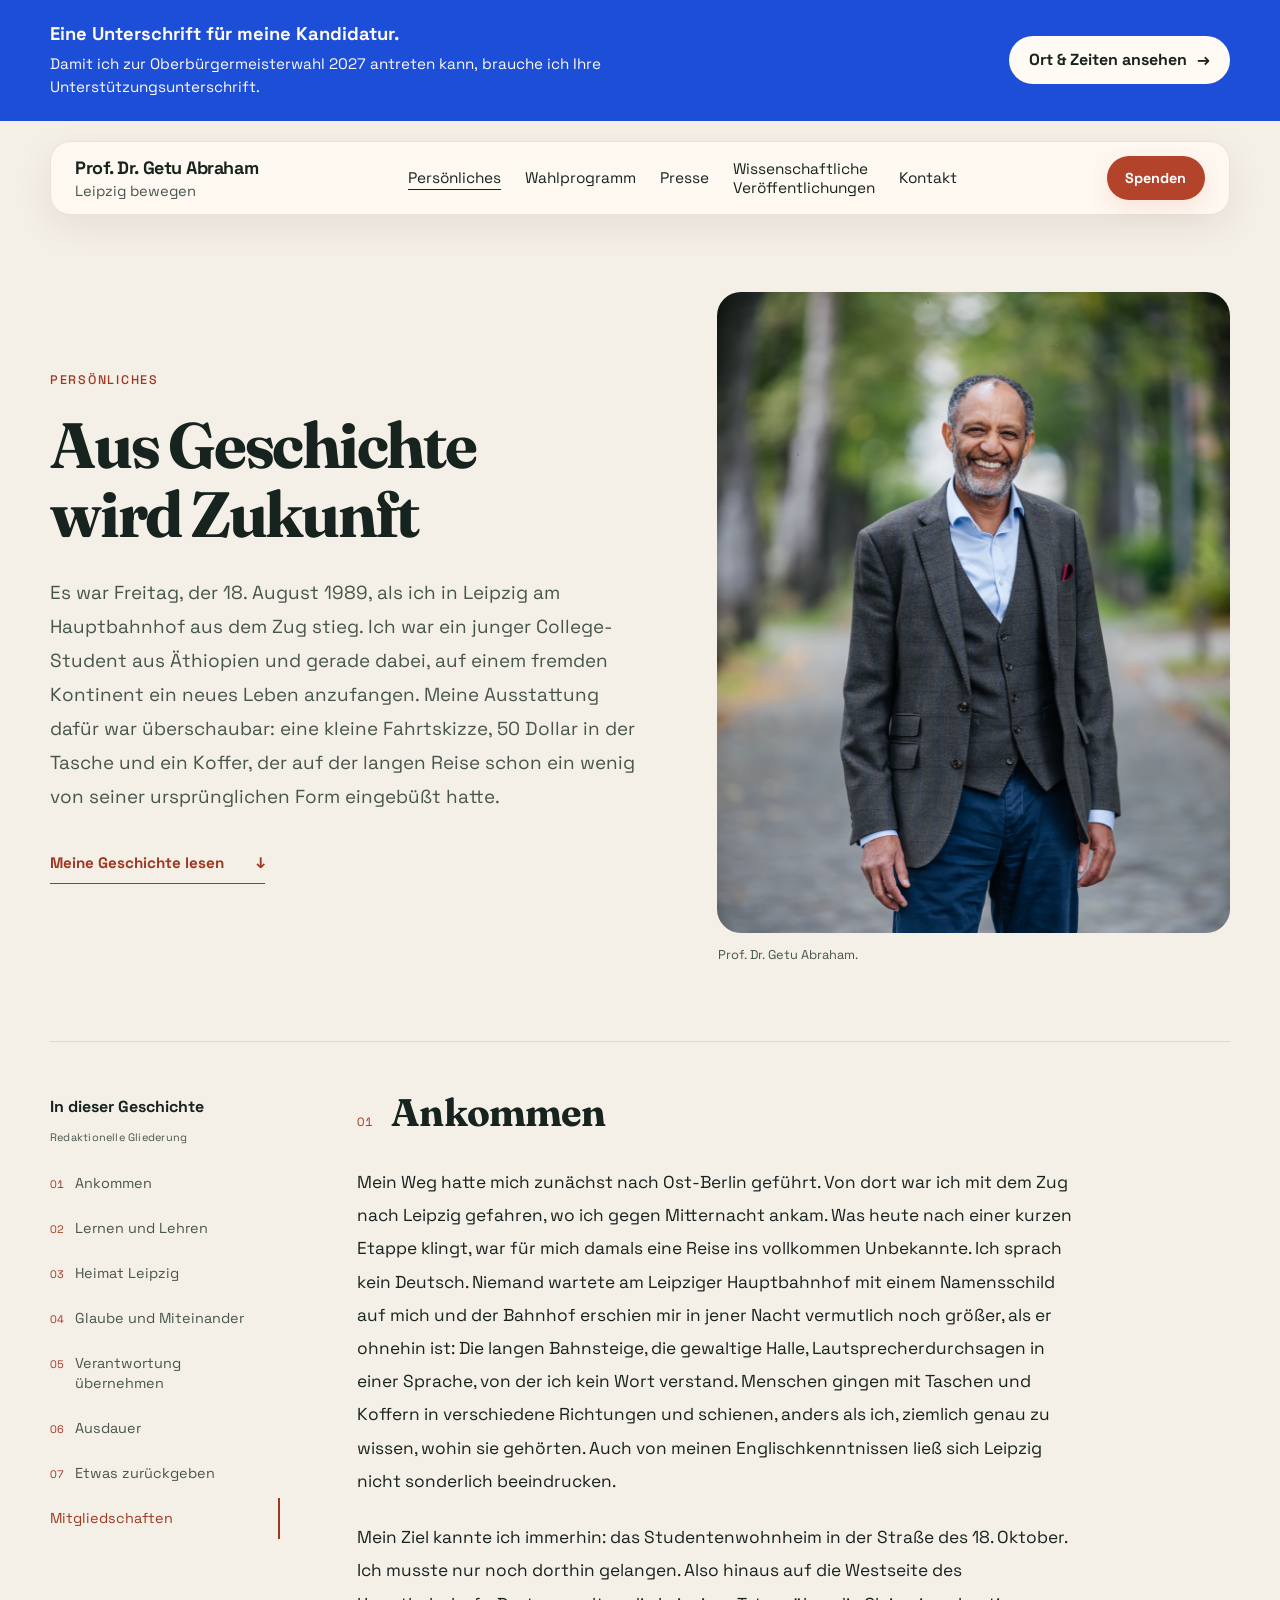
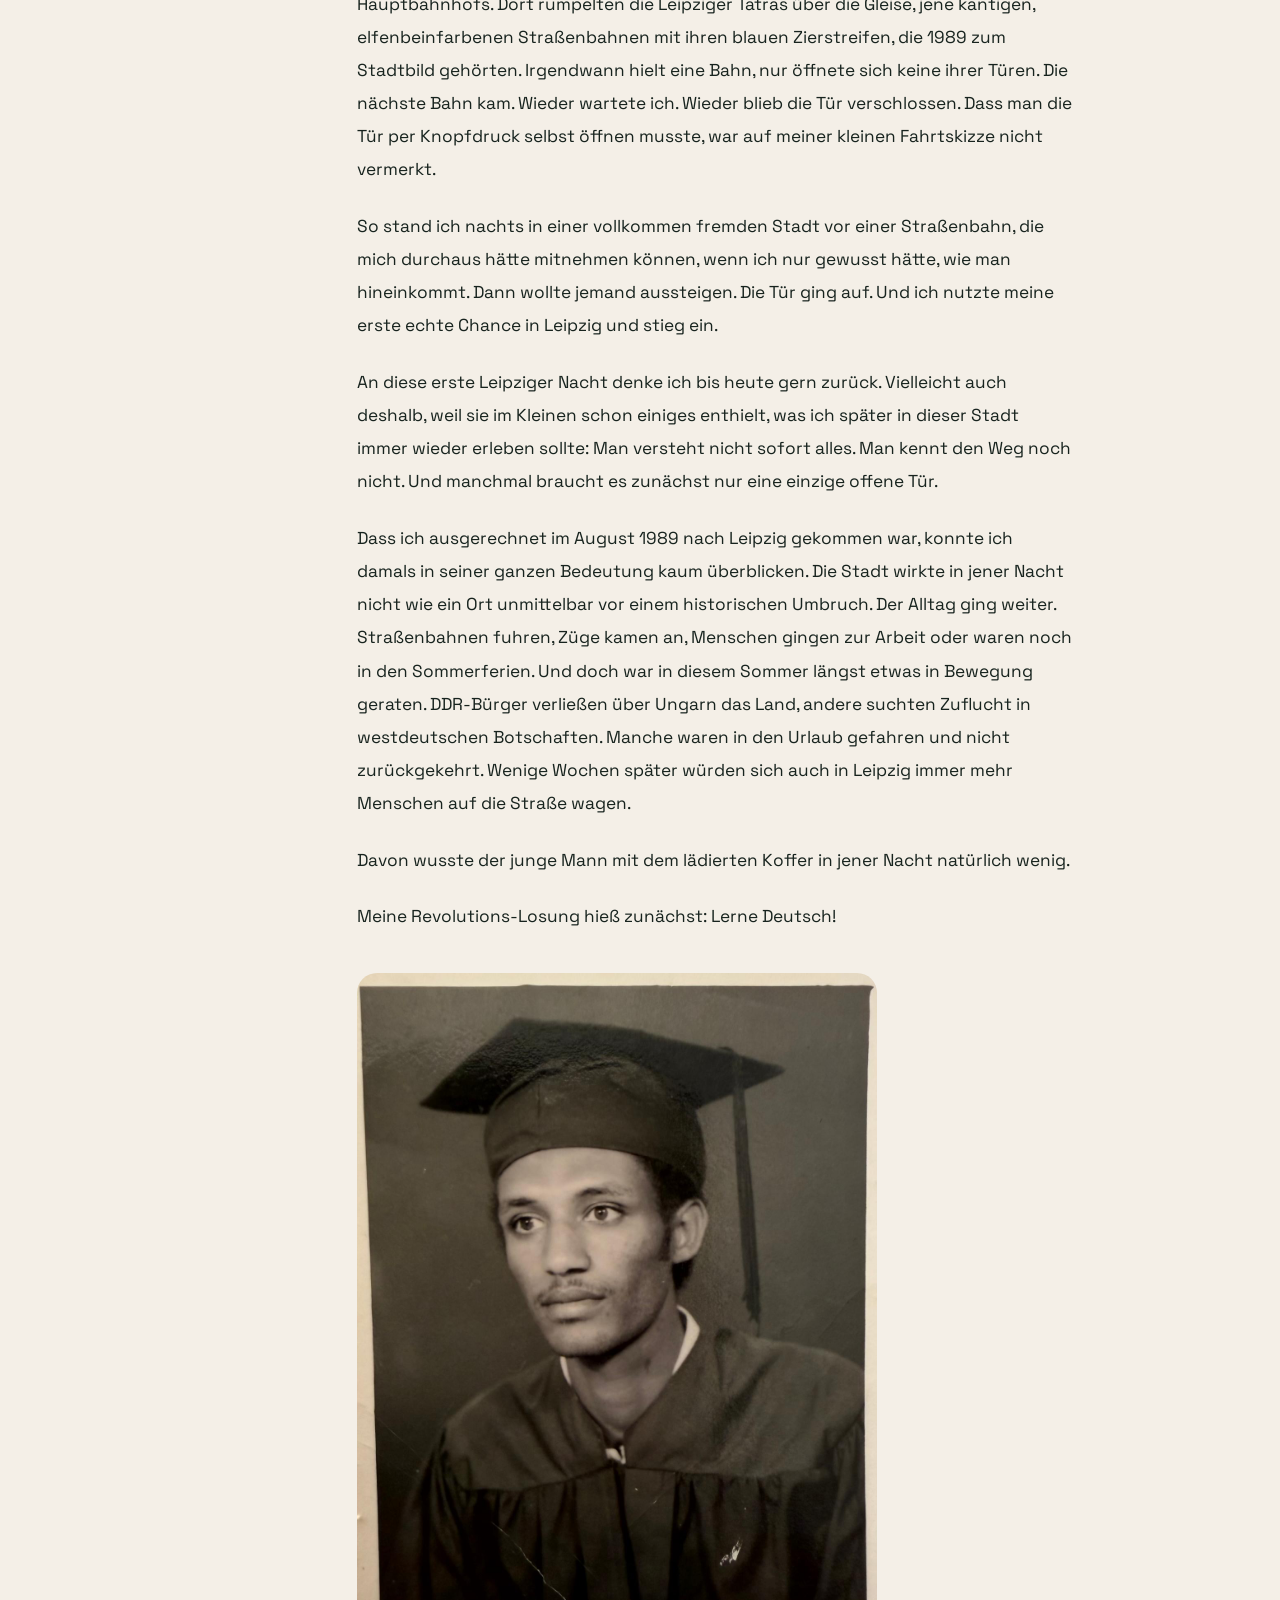
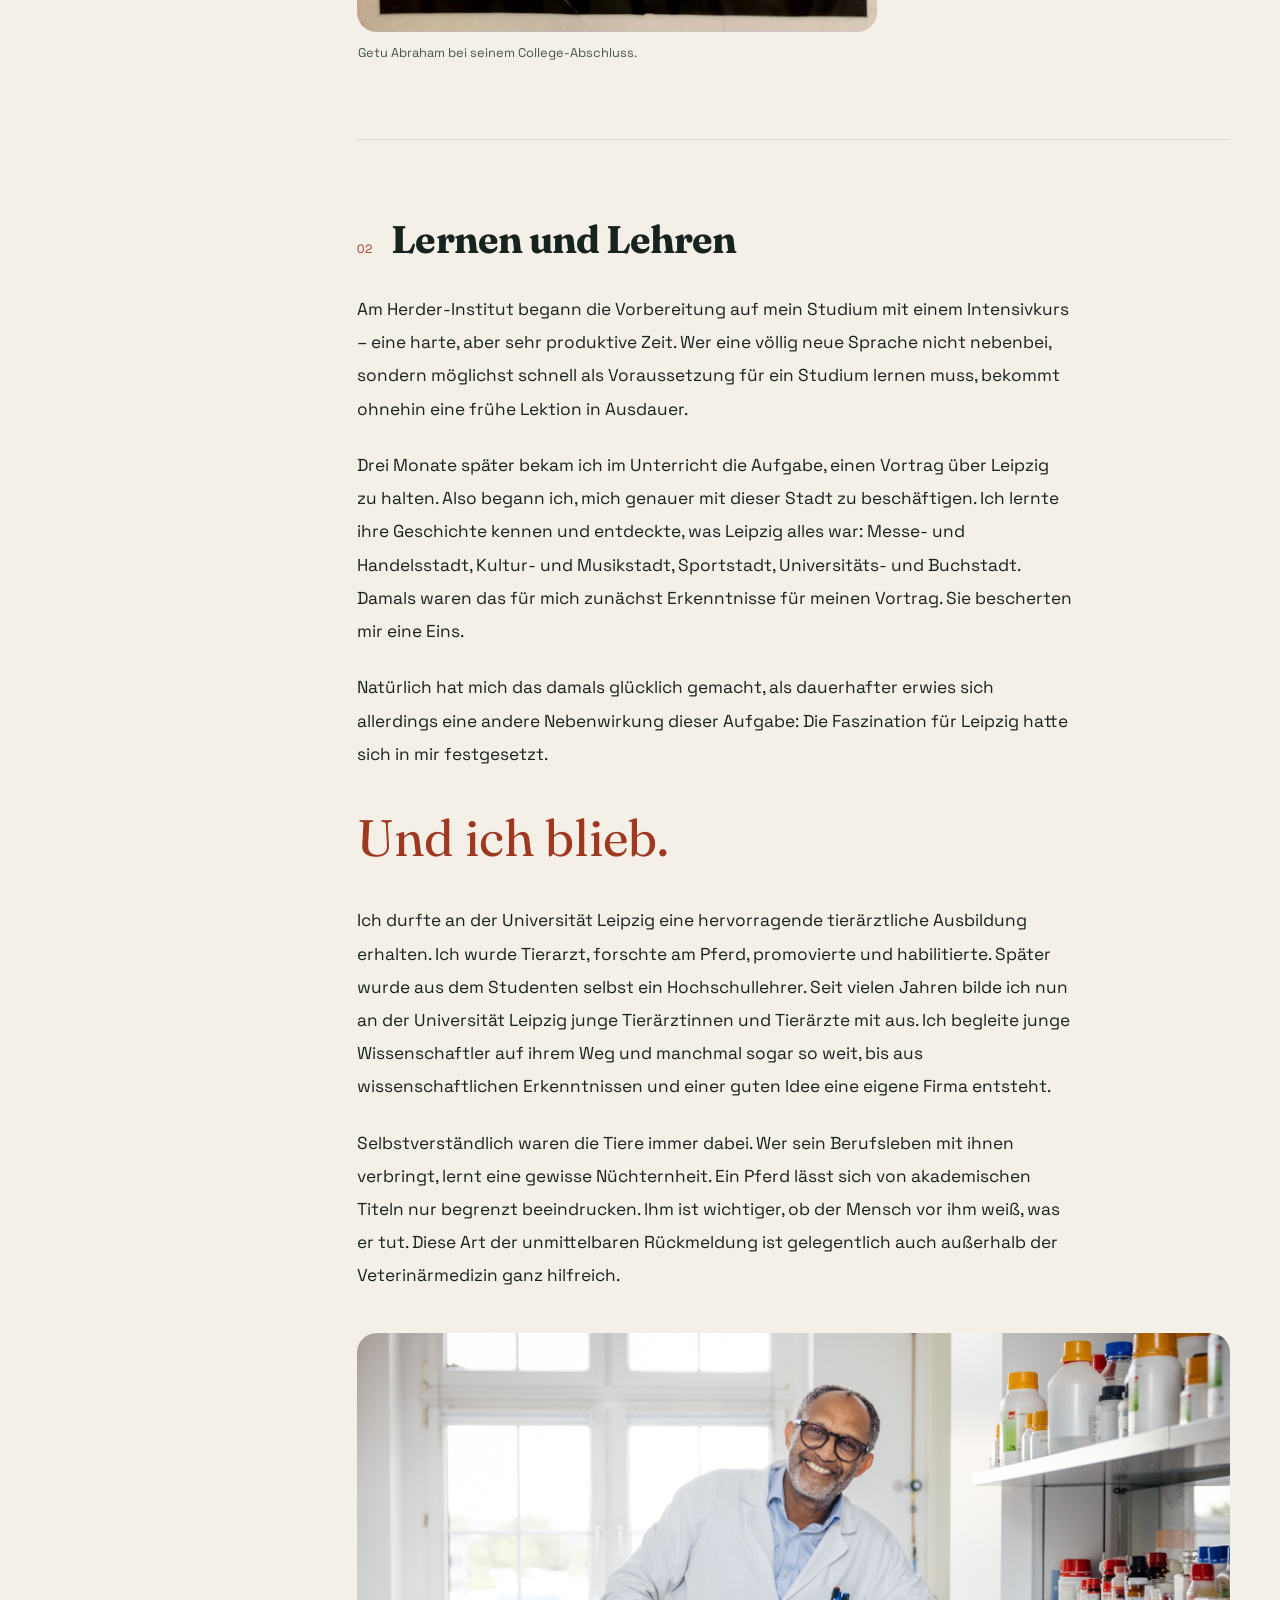
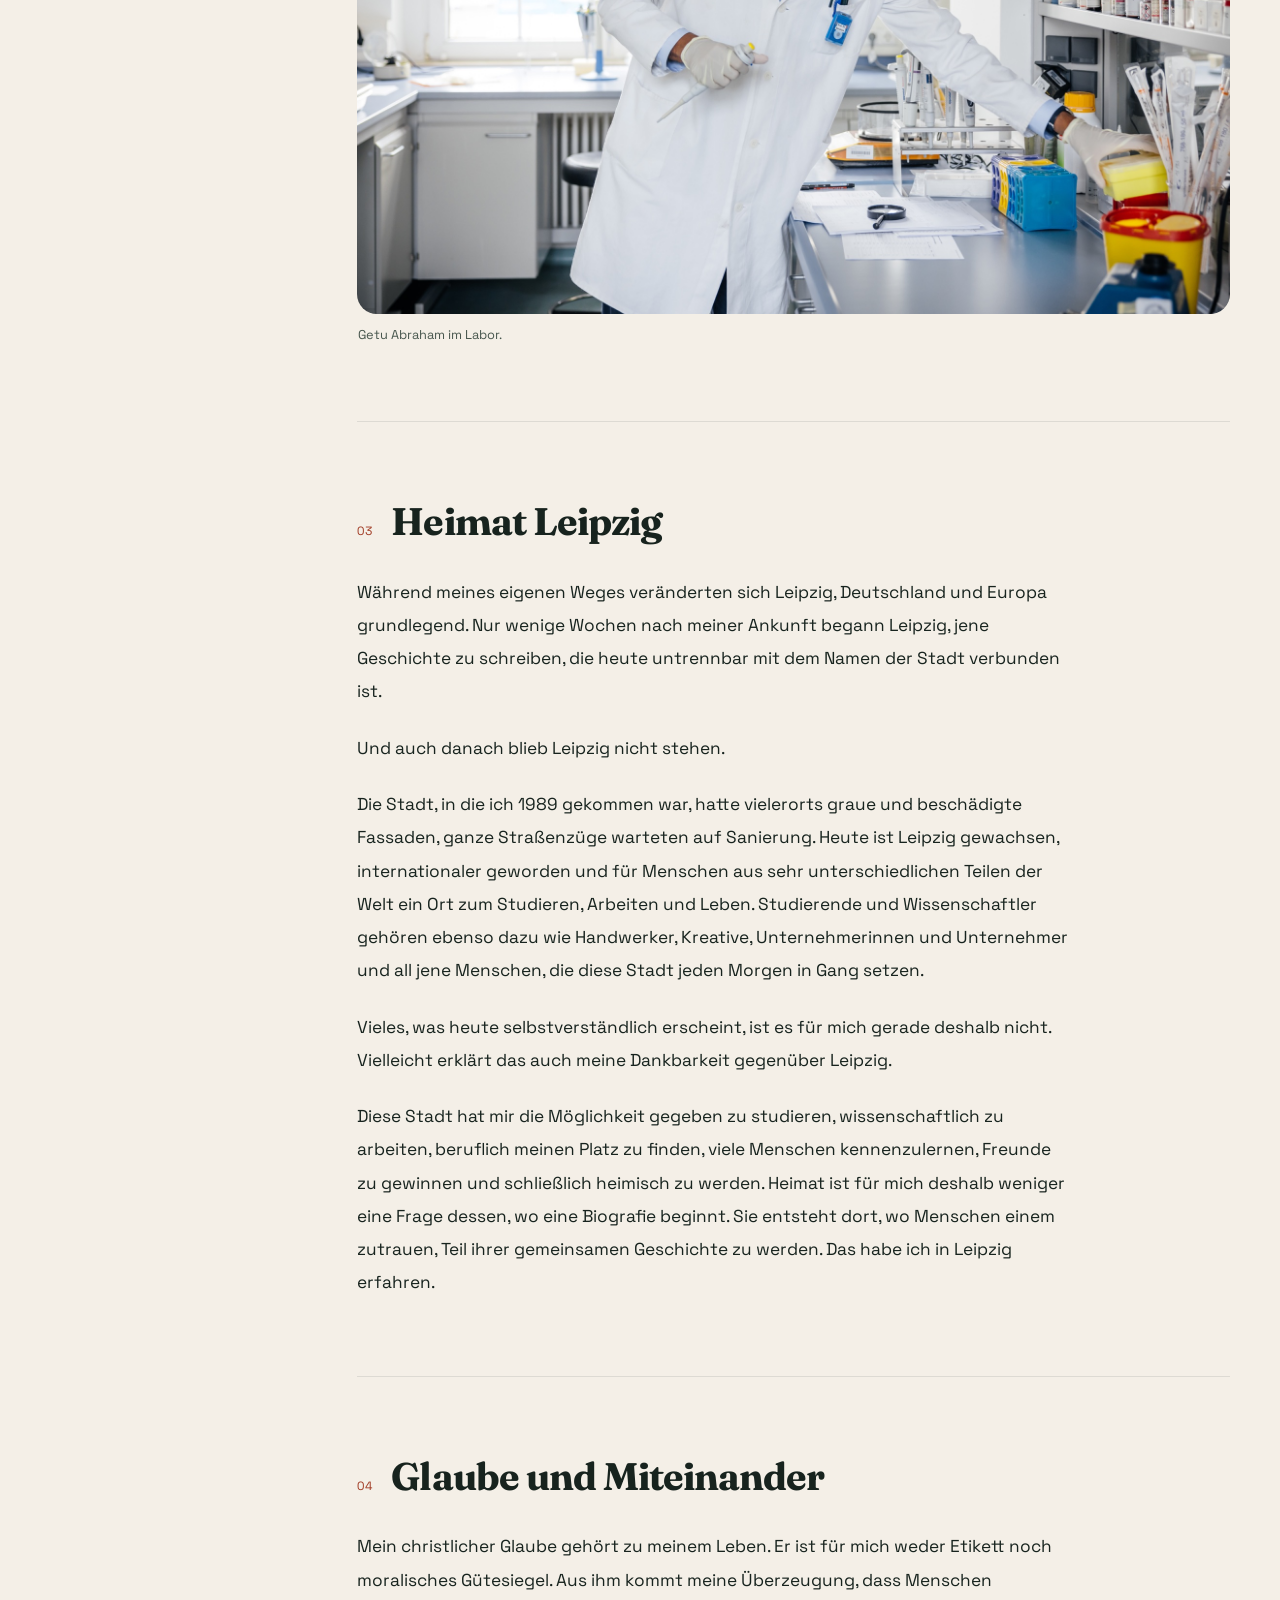
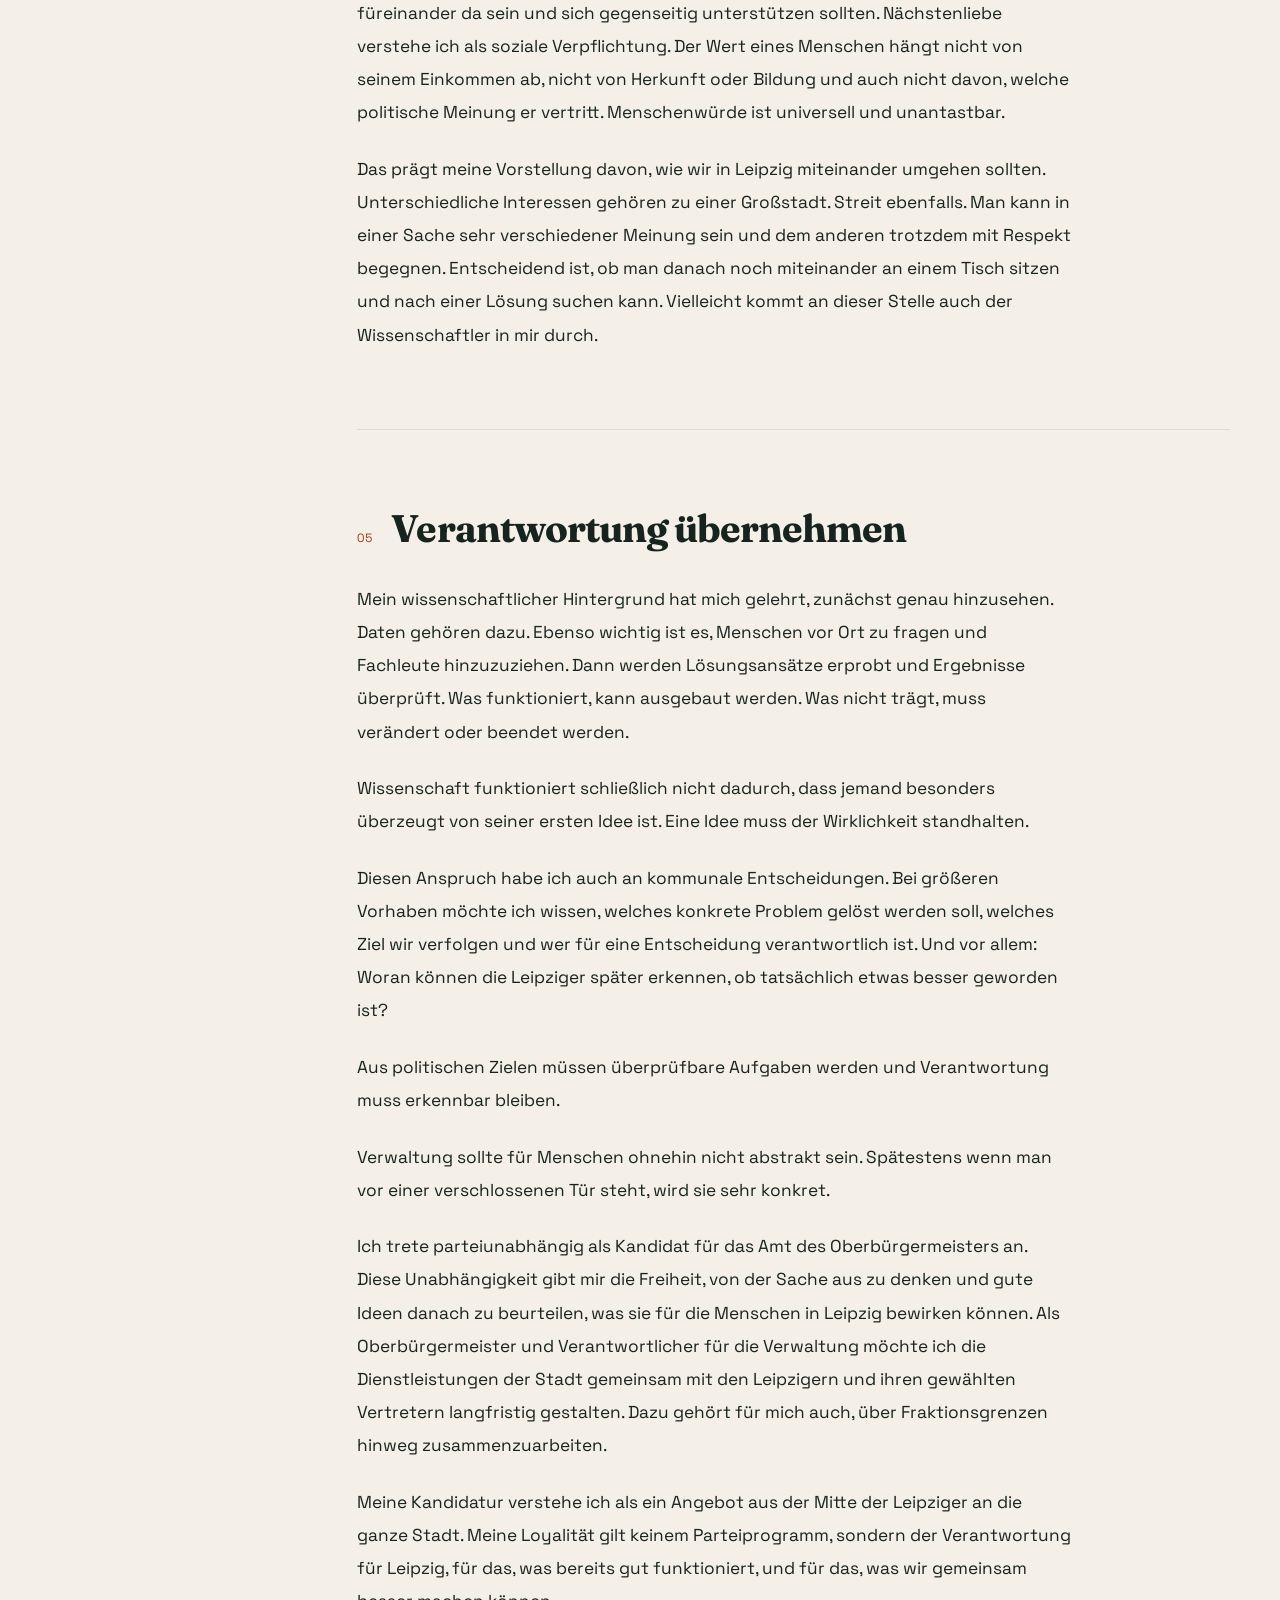
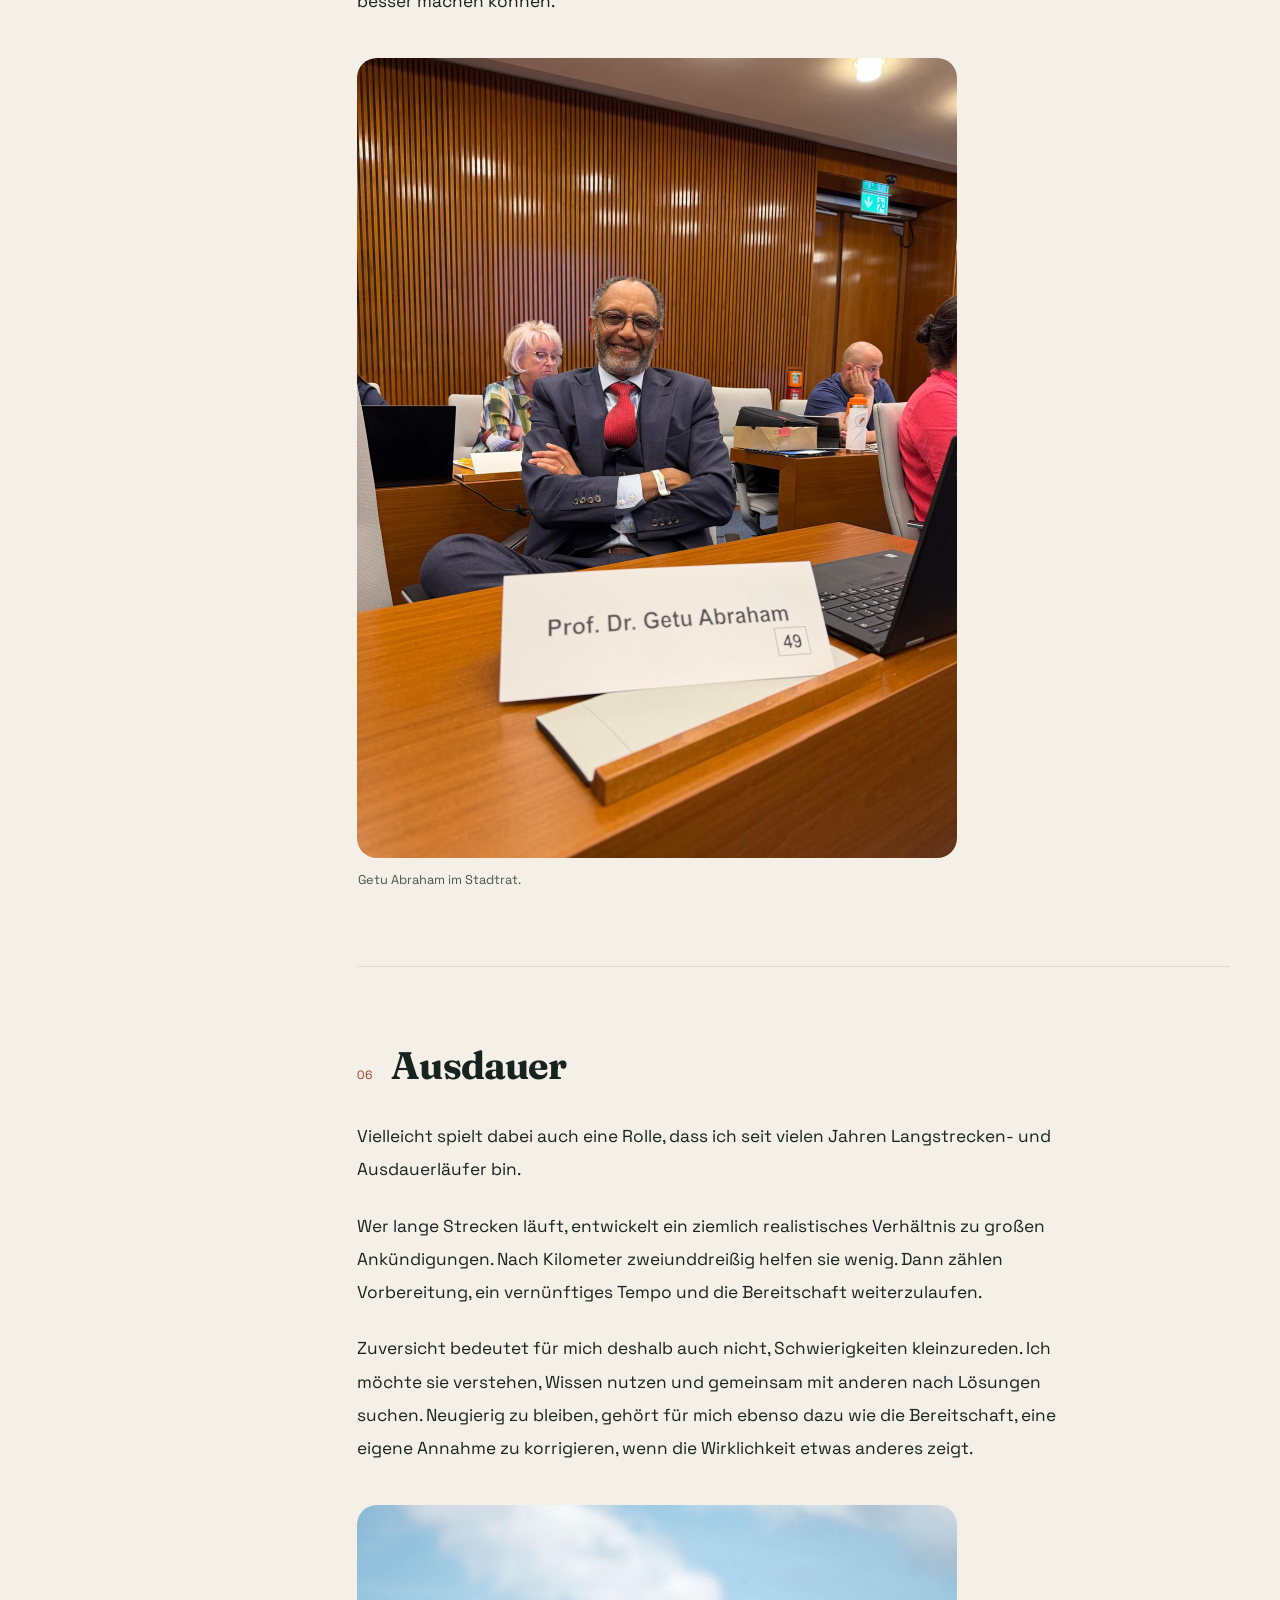
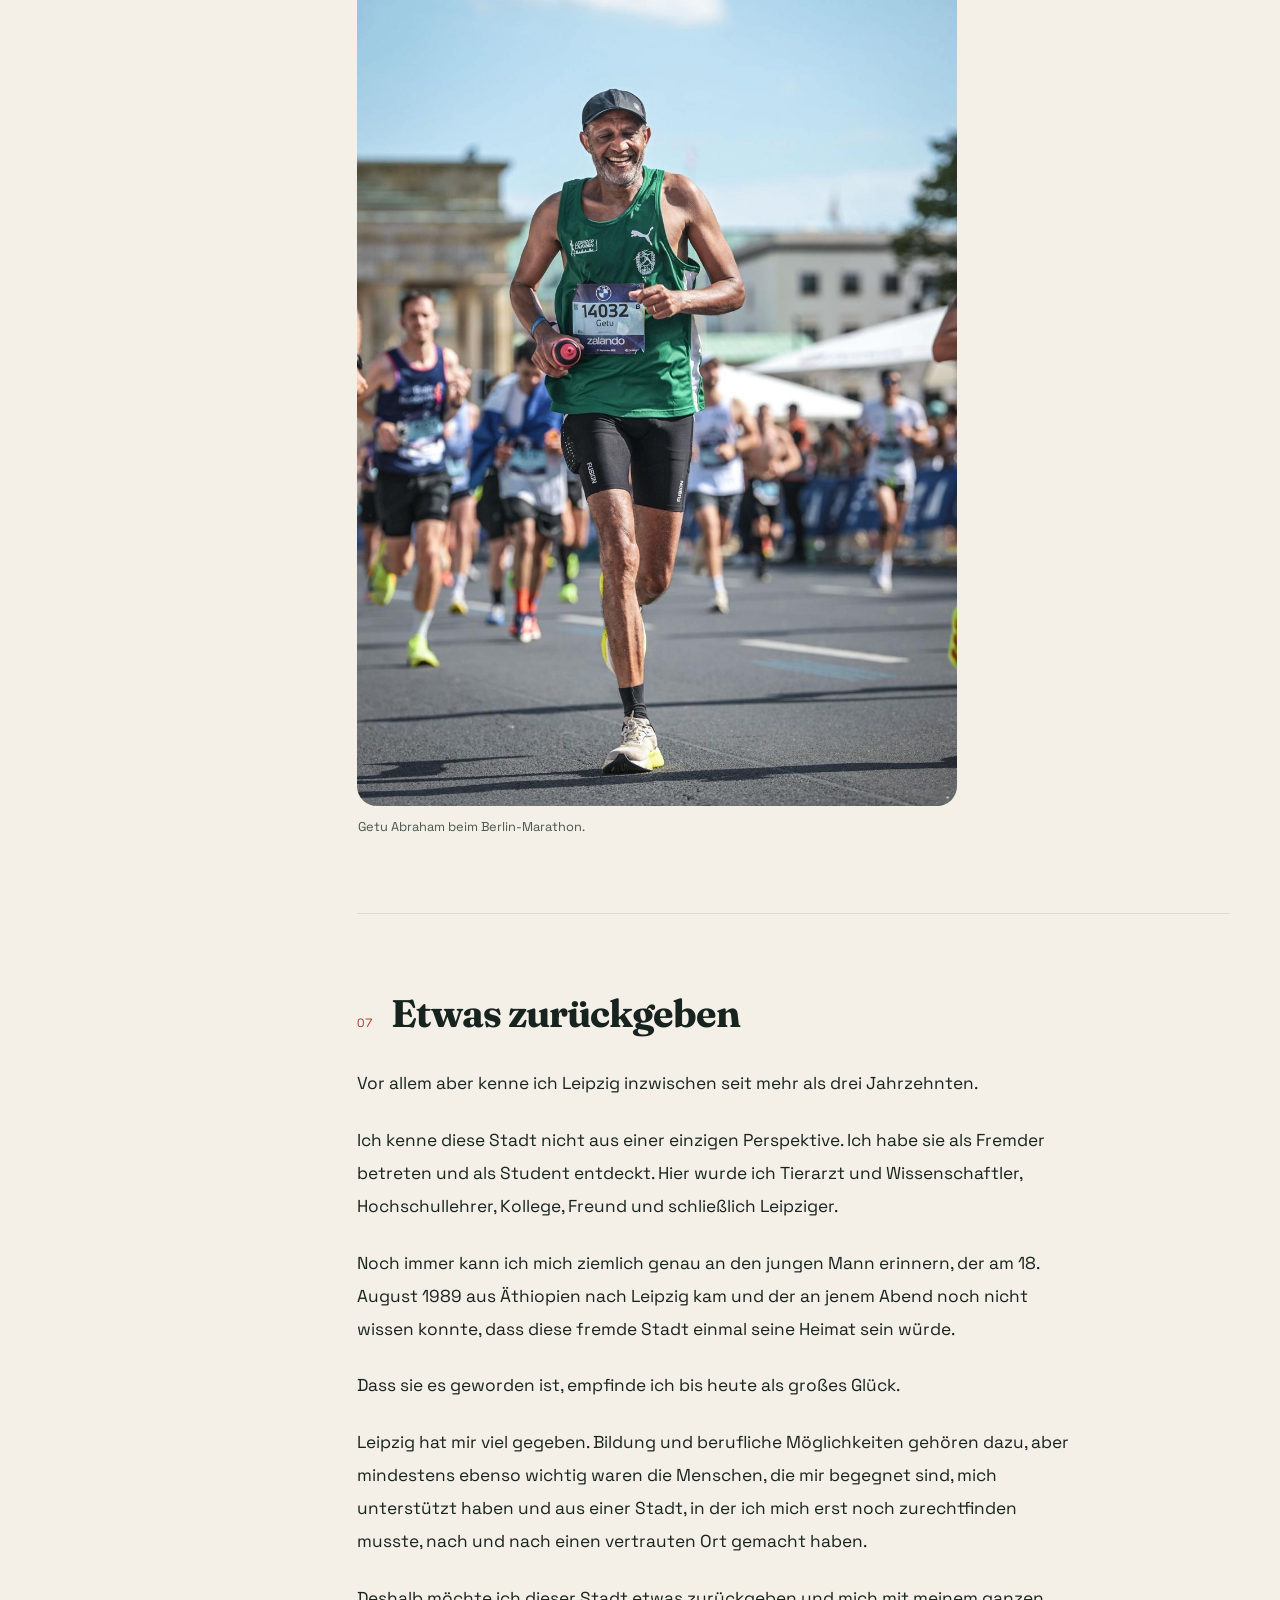
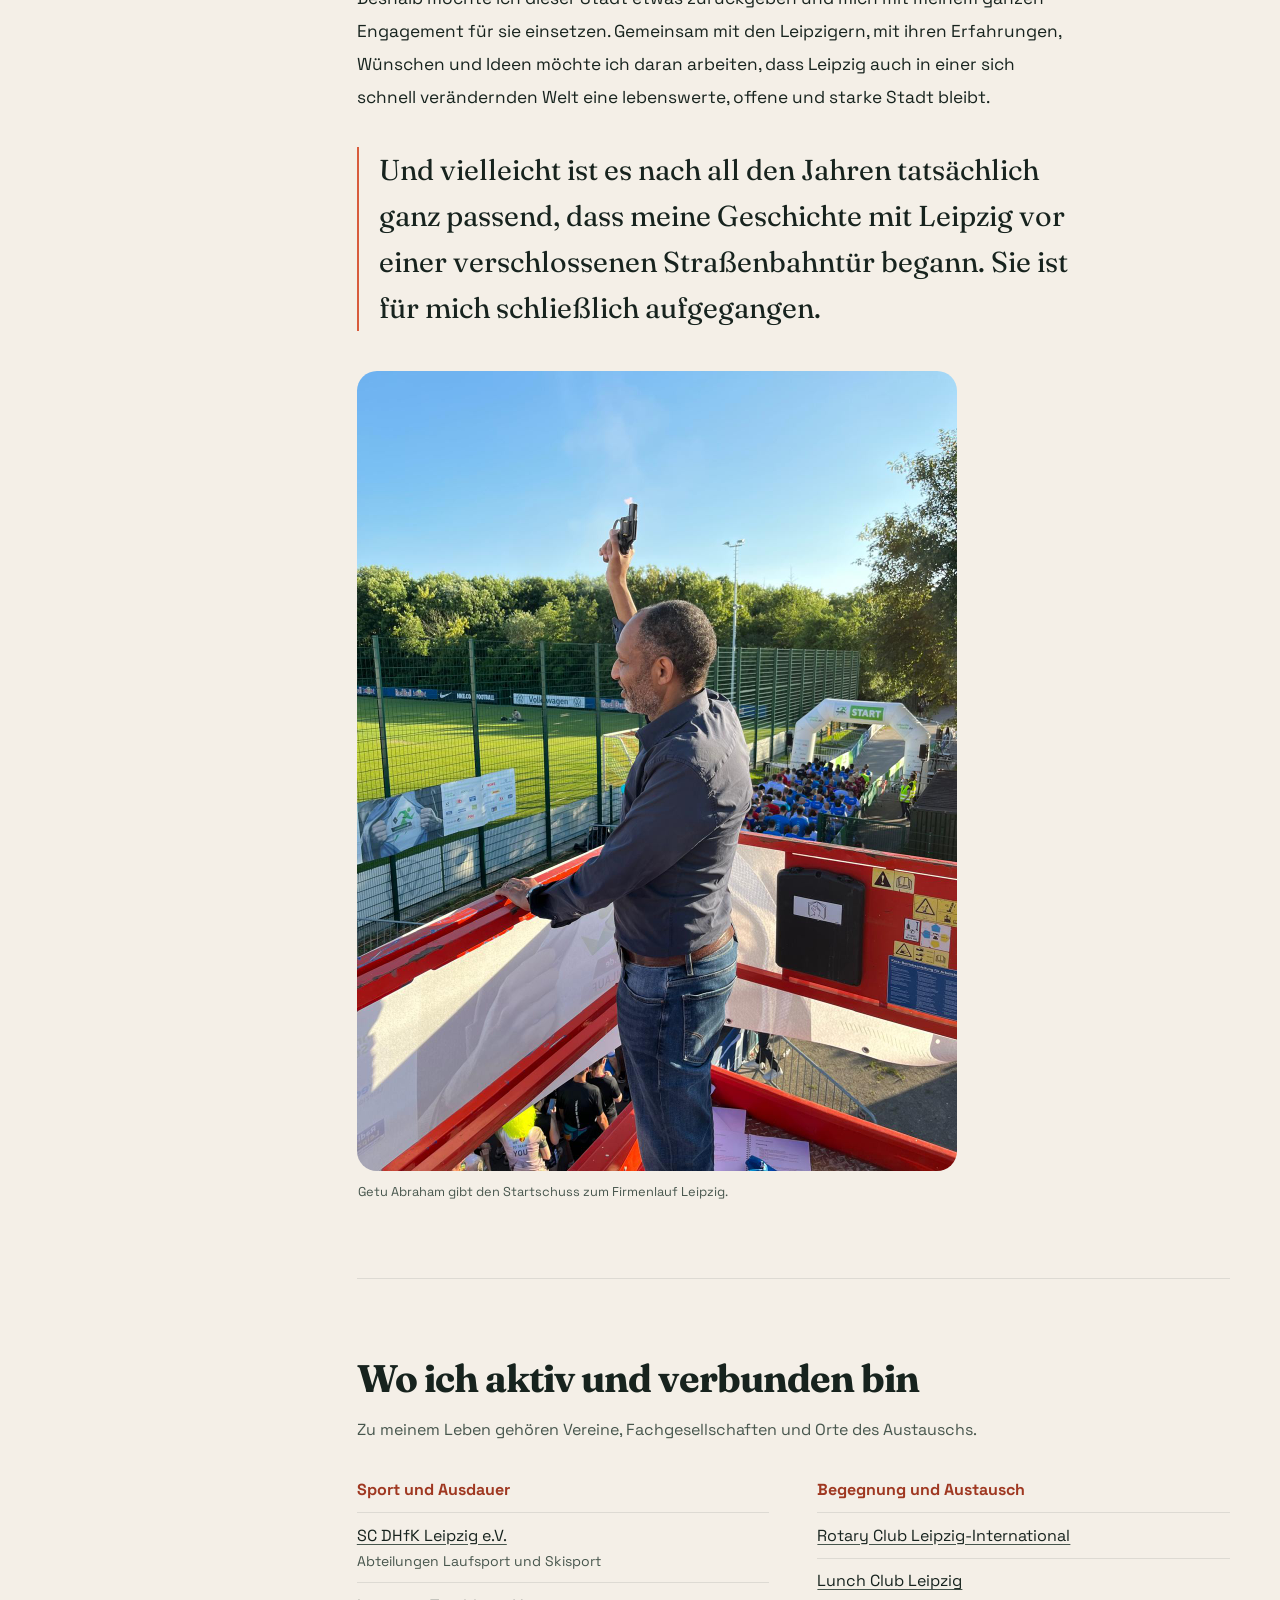
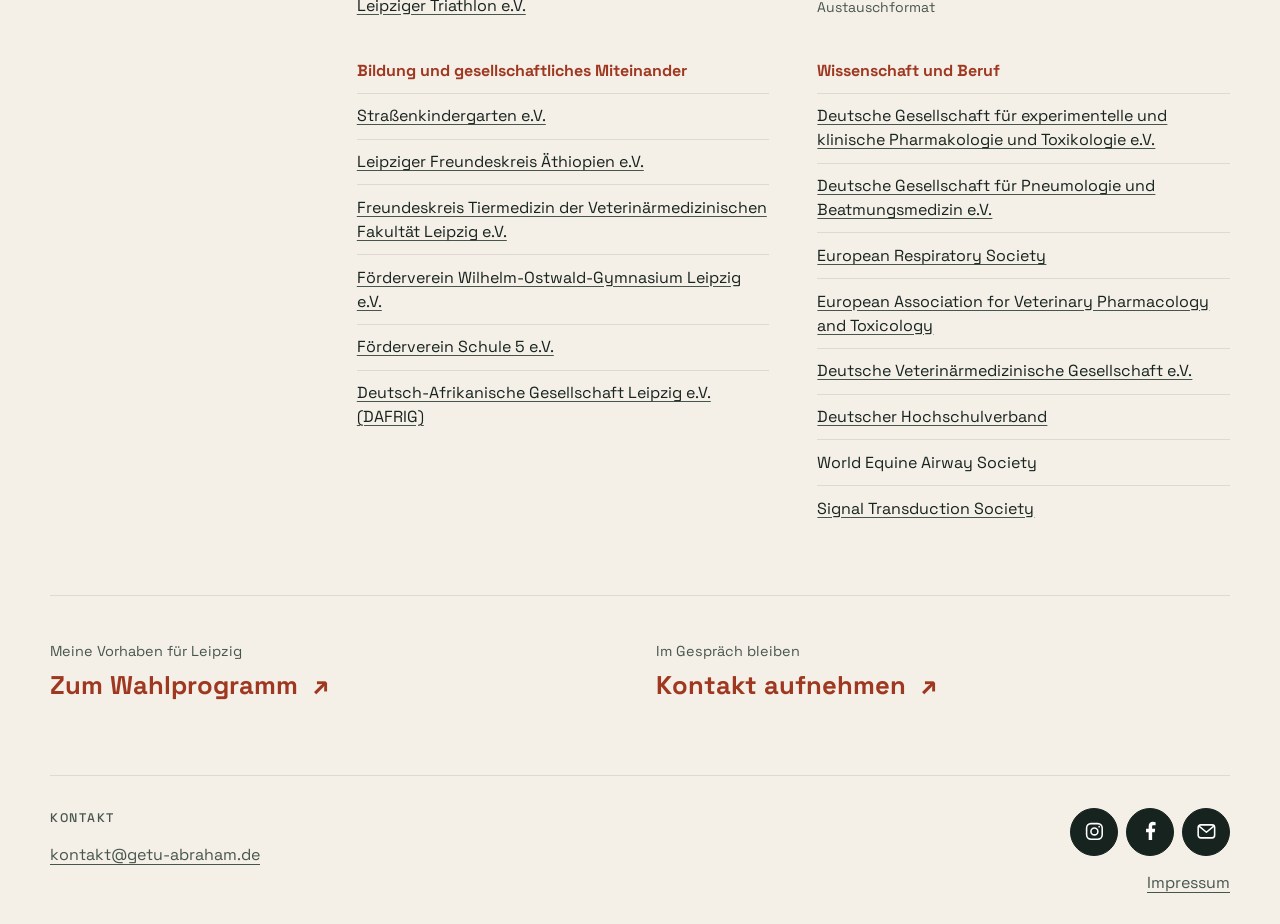
<file: persoenliches/index.html>
<!doctype html>
<html lang="de" class="personal-document"><head><meta charset="utf-8"><meta name="viewport" content="width=device-width,initial-scale=1"><meta name="theme-color" content="#17231e"><title>Persönliches | Prof. Dr. Getu Abraham</title>
<link rel="preconnect" href="https://fonts.googleapis.com"><link rel="preconnect" href="https://fonts.gstatic.com" crossorigin><link href="https://fonts.googleapis.com/css2?family=Space+Grotesk:wght@400;500;700&family=Fraunces:wght@600;700&display=swap" rel="stylesheet">
<link rel="stylesheet" href="../styles.css?v=20261030-01"><link rel="stylesheet" href="personal.css?v=20261116-02"><script src="../script.js?v=20261012-02" defer></script><script src="personal.js?v=20261029-04" defer></script></head>
<body class="personal-page"><a class="personal-skip" href="#persoenliches">Zum persönlichen Porträt</a><aside class="signature-banner" aria-labelledby="signature-banner-title">
        <div class="signature-banner__inner">
        <div class="signature-banner__copy">
          <p class="signature-banner__title" id="signature-banner-title">Eine Unterschrift für meine Kandidatur.</p>
          <p class="signature-banner__text">Damit ich zur Oberbürgermeisterwahl 2027 antreten kann, brauche ich Ihre Unterstützungsunterschrift.</p>
        </div>
        <a class="button signature-banner__action" href="/unterschriften/">Ort &amp; Zeiten ansehen <span aria-hidden="true">→</span></a>
        </div>
      </aside><div class="page-shell"><header class="site-header">
        <a class="brand" href="../" aria-label="Zur Startseite">
          <span class="brand-copy"><strong>Prof. Dr. Getu Abraham</strong><span>Leipzig bewegen</span></span>
        </a>
        <button type="button" class="button button-small" zeffy-form-link="https://www.zeffy.com/embed/donation-form/prof-dr-getu-abraham-fuer-leipzig?modal=true">Spenden</button>
        <button class="menu-toggle" type="button" aria-controls="site-navigation" aria-expanded="false" aria-label="Menü öffnen">
          <svg viewBox="0 0 24 24" fill="none" stroke="currentColor" stroke-width="1.8" stroke-linecap="round" aria-hidden="true"><path class="menu-line-top" d="M4 8h16"/><path class="menu-line-bottom" d="M4 16h16"/></svg>
        </button>
        <nav class="site-nav" id="site-navigation" aria-label="Hauptnavigation">
          <a href="/persoenliches/" aria-current="page">Persönliches</a>
          <a href="/themen/">Wahlprogramm</a>
          <a href="/presse/">Presse</a>
          <a href="https://scholar.google.com/scholar?hl=de&amp;as_sdt=0%2C5&amp;q=getu+Abraham+&amp;btnG=" target="_blank" rel="noopener noreferrer" aria-label="Wissenschaftliche Veröffentlichungen"><span>Wissenschaftliche<br />Veröffentlichungen</span></a>
          <a href="/#kontakt">Kontakt</a>
        </nav>
      </header>
      
<main id="persoenliches" class="personal-main"><article aria-labelledby="personal-title"><header class="personal-hero"><div class="personal-opening"><p class="eyebrow">Persönliches</p><h1 data-source-p="0" class="personal-title" id="personal-title" tabindex="-1"><strong>Aus Geschichte wird Zukunft</strong></h1><p data-source-p="1" class="personal-intro">Es war Freitag, der 18. August 1989, als ich in Leipzig am Hauptbahnhof aus dem Zug stieg. Ich war ein junger College-Student aus Äthiopien und gerade dabei, auf einem fremden Kontinent ein neues Leben anzufangen. Meine Ausstattung dafür war überschaubar: eine kleine Fahrtskizze, 50 Dollar in der Tasche und ein Koffer, der auf der langen Reise schon ein wenig von seiner ursprünglichen Form eingebüßt hatte.</p><a class="story-start" href="#ankommen">Meine Geschichte lesen <span aria-hidden="true">↓</span></a></div><figure class="story-photo personal-portrait"><img src="/programm/bilder/getu-portrait-allee.jpg" alt="Getu Abraham steht lächelnd auf einem von Bäumen gesäumten Weg." width="1066" height="1600" decoding="async" fetchpriority="high"><figcaption>Prof. Dr. Getu Abraham.</figcaption></figure></header>
<div class="personal-story-layout"><aside class="story-sidebar"><nav aria-label="Kapitel des persönlichen Porträts"><details class="chapter-menu" open><summary>In dieser Geschichte</summary><p class="editorial-label">Redaktionelle Gliederung</p><ol><li><a href="#ankommen" data-chapter-link><span aria-hidden="true">01</span>Ankommen</a></li><li><a href="#lernen-und-lehren" data-chapter-link><span aria-hidden="true">02</span>Lernen und Lehren</a></li><li><a href="#heimat-leipzig" data-chapter-link><span aria-hidden="true">03</span>Heimat Leipzig</a></li><li><a href="#glaube-und-miteinander" data-chapter-link><span aria-hidden="true">04</span>Glaube und Miteinander</a></li><li><a href="#verantwortung" data-chapter-link><span aria-hidden="true">05</span>Verantwortung übernehmen</a></li><li><a href="#ausdauer" data-chapter-link><span aria-hidden="true">06</span>Ausdauer</a></li><li><a href="#etwas-zurueckgeben" data-chapter-link><span aria-hidden="true">07</span>Etwas zurückgeben</a></li><li><a href="#mitgliedschaften" data-chapter-link>Mitgliedschaften</a></li></ol></details></nav></aside><div class="personal-chapters"><section class="story-chapter" id="ankommen" aria-labelledby="heading-ankommen"><header class="chapter-heading"><span class="chapter-number" aria-hidden="true">01</span><h2 id="heading-ankommen" tabindex="-1">Ankommen</h2></header><div class="story-prose"><p data-source-p="2" class="">Mein Weg hatte mich zunächst nach Ost-Berlin geführt. Von dort war ich mit dem Zug nach Leipzig gefahren, wo ich gegen Mitternacht ankam. Was heute nach einer kurzen Etappe klingt, war für mich damals eine Reise ins vollkommen Unbekannte. Ich sprach kein Deutsch. Niemand wartete am Leipziger Hauptbahnhof mit einem Namensschild auf mich und der Bahnhof erschien mir in jener Nacht vermutlich noch größer, als er ohnehin ist: Die langen Bahnsteige, die gewaltige Halle, Lautsprecherdurchsagen in einer Sprache, von der ich kein Wort verstand. Menschen gingen mit Taschen und Koffern in verschiedene Richtungen und schienen, anders als ich, ziemlich genau zu wissen, wohin sie gehörten. Auch von meinen Englischkenntnissen ließ sich Leipzig nicht sonderlich beeindrucken. </p>
<p data-source-p="3" class="">Mein Ziel kannte ich immerhin: das Studentenwohnheim in der Straße des 18. Oktober. Ich musste nur noch dorthin gelangen. Also hinaus auf die Westseite des Hauptbahnhofs. Dort rumpelten die Leipziger Tatras über die Gleise, jene kantigen, elfenbeinfarbenen Straßenbahnen mit ihren blauen Zierstreifen, die 1989 zum Stadtbild gehörten. Irgendwann hielt eine Bahn, nur öffnete sich keine ihrer Türen. Die nächste Bahn kam. Wieder wartete ich. Wieder blieb die Tür verschlossen. Dass man die Tür per Knopfdruck selbst öffnen musste, war auf meiner kleinen Fahrtskizze nicht vermerkt.</p>
<p data-source-p="4" class="">So stand ich nachts in einer vollkommen fremden Stadt vor einer Straßenbahn, die mich durchaus hätte mitnehmen können, wenn ich nur gewusst hätte, wie man hineinkommt. Dann wollte jemand aussteigen. Die Tür ging auf. Und ich nutzte meine erste echte Chance in Leipzig und stieg ein.</p>
<p data-source-p="5" class="">An diese erste Leipziger Nacht denke ich bis heute gern zurück. Vielleicht auch deshalb, weil sie im Kleinen schon einiges enthielt, was ich später in dieser Stadt immer wieder erleben sollte: Man versteht nicht sofort alles. Man kennt den Weg noch nicht. Und manchmal braucht es zunächst nur eine einzige offene Tür.</p>
<p data-source-p="6" class="">Dass ich ausgerechnet im August 1989 nach Leipzig gekommen war, konnte ich damals in seiner ganzen Bedeutung kaum überblicken. Die Stadt wirkte in jener Nacht nicht wie ein Ort unmittelbar vor einem historischen Umbruch. Der Alltag ging weiter. Straßenbahnen fuhren, Züge kamen an, Menschen gingen zur Arbeit oder waren noch in den Sommerferien. Und doch war in diesem Sommer längst etwas in Bewegung geraten. DDR-Bürger verließen über Ungarn das Land, andere suchten Zuflucht in westdeutschen Botschaften. Manche waren in den Urlaub gefahren und nicht zurückgekehrt. Wenige Wochen später würden sich auch in Leipzig immer mehr Menschen auf die Straße wagen.</p>
<p data-source-p="7" class="">Davon wusste der junge Mann mit dem lädierten Koffer in jener Nacht natürlich wenig.</p>
<p data-source-p="8" class="">Meine Revolutions-Losung hieß zunächst: Lerne Deutsch!</p></div><figure class="story-photo photo-archive"><img src="./bilder/getu-studienzeit.jpg" alt="Getu Abraham bei seinem College-Abschluss mit akademischer Kappe und Talar." width="1264" height="1600" decoding="async" loading="lazy"><figcaption>Getu Abraham bei seinem College-Abschluss.</figcaption></figure></section><section class="story-chapter" id="lernen-und-lehren" aria-labelledby="heading-lernen-und-lehren"><header class="chapter-heading"><span class="chapter-number" aria-hidden="true">02</span><h2 id="heading-lernen-und-lehren" tabindex="-1">Lernen und Lehren</h2></header><div class="story-prose"><p data-source-p="9" class="">Am Herder-Institut begann die Vorbereitung auf mein Studium mit einem Intensivkurs – eine harte, aber sehr produktive Zeit. Wer eine völlig neue Sprache nicht nebenbei, sondern möglichst schnell als Voraussetzung für ein Studium lernen muss, bekommt ohnehin eine frühe Lektion in Ausdauer.</p>
<p data-source-p="10" class="">Drei Monate später bekam ich im Unterricht die Aufgabe, einen Vortrag über Leipzig zu halten. Also begann ich, mich genauer mit dieser Stadt zu beschäftigen. Ich lernte ihre Geschichte kennen und entdeckte, was Leipzig alles war: Messe- und Handelsstadt, Kultur- und Musikstadt, Sportstadt, Universitäts- und Buchstadt. Damals waren das für mich zunächst Erkenntnisse für meinen Vortrag. Sie bescherten mir eine Eins.</p>
<p data-source-p="11" class="">Natürlich hat mich das damals glücklich gemacht, als dauerhafter erwies sich allerdings eine andere Nebenwirkung dieser Aufgabe: Die Faszination für Leipzig hatte sich in mir festgesetzt.</p>
<p data-source-p="12" class="story-pause">Und ich blieb.</p>
<p data-source-p="13" class="">Ich durfte an der Universität Leipzig eine hervorragende tierärztliche Ausbildung erhalten. Ich wurde Tierarzt, forschte am Pferd, promovierte und habilitierte. Später wurde aus dem Studenten selbst ein Hochschullehrer. Seit vielen Jahren bilde ich nun an der Universität Leipzig junge Tierärztinnen und Tierärzte mit aus. Ich begleite junge Wissenschaftler auf ihrem Weg und manchmal sogar so weit, bis aus wissenschaftlichen Erkenntnissen und einer guten Idee eine eigene Firma entsteht.</p>
<p data-source-p="14" class="">Selbstverständlich waren die Tiere immer dabei. Wer sein Berufsleben mit ihnen verbringt, lernt eine gewisse Nüchternheit. Ein Pferd lässt sich von akademischen Titeln nur begrenzt beeindrucken. Ihm ist wichtiger, ob der Mensch vor ihm weiß, was er tut. Diese Art der unmittelbaren Rückmeldung ist gelegentlich auch außerhalb der Veterinärmedizin ganz hilfreich.</p></div><figure class="story-photo photo-wide"><img src="/programm/bilder/getu-labor.jpg" alt="Getu Abraham steht im weißen Kittel an einem Labortisch." width="1800" height="1199" decoding="async" loading="lazy"><figcaption>Getu Abraham im Labor.</figcaption></figure></section><section class="story-chapter" id="heimat-leipzig" aria-labelledby="heading-heimat-leipzig"><header class="chapter-heading"><span class="chapter-number" aria-hidden="true">03</span><h2 id="heading-heimat-leipzig" tabindex="-1">Heimat Leipzig</h2></header><div class="story-prose"><p data-source-p="15" class="">Während meines eigenen Weges veränderten sich Leipzig, Deutschland und Europa grundlegend. Nur wenige Wochen nach meiner Ankunft begann Leipzig, jene Geschichte zu schreiben, die heute untrennbar mit dem Namen der Stadt verbunden ist.</p>
<p data-source-p="16" class="">Und auch danach blieb Leipzig nicht stehen.</p>
<p data-source-p="17" class="">Die Stadt, in die ich 1989 gekommen war, hatte vielerorts graue und beschädigte Fassaden, ganze Straßenzüge warteten auf Sanierung. Heute ist Leipzig gewachsen, internationaler geworden und für Menschen aus sehr unterschiedlichen Teilen der Welt ein Ort zum Studieren, Arbeiten und Leben. Studierende und Wissenschaftler gehören ebenso dazu wie Handwerker, Kreative, Unternehmerinnen und Unternehmer und all jene Menschen, die diese Stadt jeden Morgen in Gang setzen.</p>
<p data-source-p="18" class="">Vieles, was heute selbstverständlich erscheint, ist es für mich gerade deshalb nicht. Vielleicht erklärt das auch meine Dankbarkeit gegenüber Leipzig.</p>
<p data-source-p="19" class="">Diese Stadt hat mir die Möglichkeit gegeben zu studieren, wissenschaftlich zu arbeiten, beruflich meinen Platz zu finden, viele Menschen kennenzulernen, Freunde zu gewinnen und schließlich heimisch zu werden. Heimat ist für mich deshalb weniger eine Frage dessen, wo eine Biografie beginnt. Sie entsteht dort, wo Menschen einem zutrauen, Teil ihrer gemeinsamen Geschichte zu werden. Das habe ich in Leipzig erfahren.</p>
</div></section><section class="story-chapter" id="glaube-und-miteinander" aria-labelledby="heading-glaube-und-miteinander"><header class="chapter-heading"><span class="chapter-number" aria-hidden="true">04</span><h2 id="heading-glaube-und-miteinander" tabindex="-1">Glaube und Miteinander</h2></header><div class="story-prose"><p data-source-p="25" class="">Mein christlicher Glaube gehört zu meinem Leben. Er ist für mich weder Etikett noch moralisches Gütesiegel. Aus ihm kommt meine Überzeugung, dass Menschen füreinander da sein und sich gegenseitig unterstützen sollten. Nächstenliebe verstehe ich als soziale Verpflichtung. Der Wert eines Menschen hängt nicht von seinem Einkommen ab, nicht von Herkunft oder Bildung und auch nicht davon, welche politische Meinung er vertritt. Menschenwürde ist universell und unantastbar.</p>
<p data-source-p="26" class="">Das prägt meine Vorstellung davon, wie wir in Leipzig miteinander umgehen sollten. Unterschiedliche Interessen gehören zu einer Großstadt. Streit ebenfalls. Man kann in einer Sache sehr verschiedener Meinung sein und dem anderen trotzdem mit Respekt begegnen. Entscheidend ist, ob man danach noch miteinander an einem Tisch sitzen und nach einer Lösung suchen kann. Vielleicht kommt an dieser Stelle auch der Wissenschaftler in mir durch.</p></div></section><section class="story-chapter" id="verantwortung" aria-labelledby="heading-verantwortung"><header class="chapter-heading"><span class="chapter-number" aria-hidden="true">05</span><h2 id="heading-verantwortung" tabindex="-1">Verantwortung übernehmen</h2></header><div class="story-prose"><p data-source-p="27" class="">Mein wissenschaftlicher Hintergrund hat mich gelehrt, zunächst genau hinzusehen. Daten gehören dazu. Ebenso wichtig ist es, Menschen vor Ort zu fragen und Fachleute hinzuzuziehen. Dann werden Lösungsansätze erprobt und Ergebnisse überprüft. Was funktioniert, kann ausgebaut werden. Was nicht trägt, muss verändert oder beendet werden.</p>
<p data-source-p="28" class="">Wissenschaft funktioniert schließlich nicht dadurch, dass jemand besonders überzeugt von seiner ersten Idee ist. Eine Idee muss der Wirklichkeit standhalten.</p>
<p data-source-p="29" class="">Diesen Anspruch habe ich auch an kommunale Entscheidungen. Bei größeren Vorhaben möchte ich wissen, welches konkrete Problem gelöst werden soll, welches Ziel wir verfolgen und wer für eine Entscheidung verantwortlich ist. Und vor allem: Woran können die Leipziger später erkennen, ob tatsächlich etwas besser geworden ist?</p>
<p data-source-p="30" class="">Aus politischen Zielen müssen überprüfbare Aufgaben werden und Verantwortung muss erkennbar bleiben.</p>
<p data-source-p="31" class="">Verwaltung sollte für Menschen ohnehin nicht abstrakt sein. Spätestens wenn man vor einer verschlossenen Tür steht, wird sie sehr konkret.</p>
<p data-source-p="32" class="">Ich trete parteiunabhängig als Kandidat für das Amt des Oberbürgermeisters an. Diese Unabhängigkeit gibt mir die Freiheit, von der Sache aus zu denken und gute Ideen danach zu beurteilen, was sie für die Menschen in Leipzig bewirken können. Als Oberbürgermeister und Verantwortlicher für die Verwaltung möchte ich die Dienstleistungen der Stadt gemeinsam mit den Leipzigern und ihren gewählten Vertretern langfristig gestalten. Dazu gehört für mich auch, über Fraktionsgrenzen hinweg zusammenzuarbeiten.</p>
<p data-source-p="33" class="">Meine Kandidatur verstehe ich als ein Angebot aus der Mitte der Leipziger an die ganze Stadt. Meine Loyalität gilt keinem Parteiprogramm, sondern der Verantwortung für Leipzig, für das, was bereits gut funktioniert, und für das, was wir gemeinsam besser machen können.</p></div><figure class="story-photo photo-documentary"><img src="./bilder/getu-stadtrat.jpg" alt="Getu Abraham sitzt im Anzug mit roter Krawatte an seinem Platz im Stadtrat." width="1200" height="1600" decoding="async" loading="lazy"><figcaption>Getu Abraham im Stadtrat.</figcaption></figure></section><section class="story-chapter" id="ausdauer" aria-labelledby="heading-ausdauer"><header class="chapter-heading"><span class="chapter-number" aria-hidden="true">06</span><h2 id="heading-ausdauer" tabindex="-1">Ausdauer</h2></header><div class="story-prose"><p data-source-p="34" class="">Vielleicht spielt dabei auch eine Rolle, dass ich seit vielen Jahren Langstrecken- und Ausdauerläufer bin.</p>
<p data-source-p="35" class="">Wer lange Strecken läuft, entwickelt ein ziemlich realistisches Verhältnis zu großen Ankündigungen. Nach Kilometer zweiunddreißig helfen sie wenig. Dann zählen Vorbereitung, ein vernünftiges Tempo und die Bereitschaft weiterzulaufen.</p>
<p data-source-p="36" class="">Zuversicht bedeutet für mich deshalb auch nicht, Schwierigkeiten kleinzureden. Ich möchte sie verstehen, Wissen nutzen und gemeinsam mit anderen nach Lösungen suchen. Neugierig zu bleiben, gehört für mich ebenso dazu wie die Bereitschaft, eine eigene Annahme zu korrigieren, wenn die Wirklichkeit etwas anderes zeigt.</p></div><figure class="story-photo photo-documentary"><img src="./bilder/getu-berlin-marathon.jpg" alt="Getu Abraham läuft im grünen Trikot beim Berlin-Marathon." width="1066" height="1600" decoding="async" loading="lazy"><figcaption>Getu Abraham beim Berlin-Marathon.</figcaption></figure></section><section class="story-chapter" id="etwas-zurueckgeben" aria-labelledby="heading-etwas-zurueckgeben"><header class="chapter-heading"><span class="chapter-number" aria-hidden="true">07</span><h2 id="heading-etwas-zurueckgeben" tabindex="-1">Etwas zurückgeben</h2></header><div class="story-prose"><p data-source-p="37" class="">Vor allem aber kenne ich Leipzig inzwischen seit mehr als drei Jahrzehnten.</p>
<p data-source-p="38" class="">Ich kenne diese Stadt nicht aus einer einzigen Perspektive. Ich habe sie als Fremder betreten und als Student entdeckt. Hier wurde ich Tierarzt und Wissenschaftler, Hochschullehrer, Kollege, Freund und schließlich Leipziger.</p>
<p data-source-p="39" class="">Noch immer kann ich mich ziemlich genau an den jungen Mann erinnern, der am 18. August 1989 aus Äthiopien nach Leipzig kam und der an jenem Abend noch nicht wissen konnte, dass diese fremde Stadt einmal seine Heimat sein würde.</p>
<p data-source-p="40" class="">Dass sie es geworden ist, empfinde ich bis heute als großes Glück.</p>
<p data-source-p="41" class="">Leipzig hat mir viel gegeben. Bildung und berufliche Möglichkeiten gehören dazu, aber mindestens ebenso wichtig waren die Menschen, die mir begegnet sind, mich unterstützt haben und aus einer Stadt, in der ich mich erst noch zurechtfinden musste, nach und nach einen vertrauten Ort gemacht haben.</p>
<p data-source-p="42" class="">Deshalb möchte ich dieser Stadt etwas zurückgeben und mich mit meinem ganzen Engagement für sie einsetzen. Gemeinsam mit den Leipzigern, mit ihren Erfahrungen, Wünschen und Ideen möchte ich daran arbeiten, dass Leipzig auch in einer sich schnell verändernden Welt eine lebenswerte, offene und starke Stadt bleibt.</p>
<p data-source-p="43" class="story-ending">Und vielleicht ist es nach all den Jahren tatsächlich ganz passend, dass meine Geschichte mit Leipzig vor einer verschlossenen Straßenbahntür begann. Sie ist für mich schließlich aufgegangen. </p></div><figure class="story-photo photo-documentary"><img src="./bilder/getu-startschuss-leipzig.jpg" alt="Getu Abraham gibt mit erhobener Startpistole den Startschuss zum Firmenlauf Leipzig." width="1200" height="1600" decoding="async" loading="lazy"><figcaption>Getu Abraham gibt den Startschuss zum Firmenlauf Leipzig.</figcaption></figure></section>
<section class="story-chapter personal-memberships" id="mitgliedschaften" aria-labelledby="heading-mitgliedschaften">
  <header class="chapter-heading">
    <h2 id="heading-mitgliedschaften" tabindex="-1">Wo ich aktiv und verbunden bin</h2>
  </header>
  <p class="membership-intro">Zu meinem Leben gehören Vereine, Fachgesellschaften und Orte des Austauschs.</p>
  <div class="membership-grid">
    <div class="membership-column">
      <div class="membership-group">
        <h3>Sport und Ausdauer</h3>
        <ul role="list">
          <li><a href="https://scdhfk.de/">SC DHfK Leipzig e.V.</a><span class="membership-note">Abteilungen Laufsport und Skisport</span></li>
          <li><a href="https://www.leipziger-triathlon.de/verein/">Leipziger Triathlon e.V.</a></li>
        </ul>
      </div>
      <div class="membership-group">
        <h3>Bildung und gesellschaftliches Miteinander</h3>
        <ul role="list">
          <li><a href="https://strassenkindergarten.de/">Straßenkindergarten e.V.</a></li>
          <li><a href="https://www.lefkaev.de/">Leipziger Freundeskreis Äthiopien e.V.</a></li>
          <li><a href="https://www.frk-leipzig.de/">Freundeskreis Tiermedizin der Veterinärmedizinischen Fakultät Leipzig e.V.</a></li>
          <li><a href="https://ostwaldgymnasium.de/unsere-schule/foerderverein/">Förderverein Wilhelm-Ostwald-Gymnasium Leipzig e.V.</a></li>
          <li><a href="https://www.foerderverein-schule5.de/start.html">Förderverein Schule 5 e.V.</a></li>
          <li><a href="https://dafrig.de/">Deutsch-Afrikanische Gesellschaft Leipzig e.V. (DAFRIG)</a></li>
        </ul>
      </div>
    </div>
    <div class="membership-column">
      <div class="membership-group">
        <h3>Begegnung und Austausch</h3>
        <ul role="list">
          <li><a href="https://leipzig-international.rotary.de/">Rotary Club Leipzig-International</a></li>
          <li><a href="https://www.hitschfeld.de/lunch-club-leipzig-feiert-jubilaeum/">Lunch Club Leipzig</a><span class="membership-note">Austauschformat</span></li>
        </ul>
      </div>
      <div class="membership-group">
        <h3>Wissenschaft und Beruf</h3>
        <ul role="list">
          <li><a href="https://dgpt-online.de/">Deutsche Gesellschaft für experimentelle und klinische Pharmakologie und Toxikologie e.V.</a></li>
          <li><a href="https://www.pneumologie.de/">Deutsche Gesellschaft für Pneumologie und Beatmungsmedizin e.V.</a></li>
          <li><a href="https://www.ersnet.org/">European Respiratory Society</a></li>
          <li><a href="https://eavpt.org/">European Association for Veterinary Pharmacology and Toxicology</a></li>
          <li><a href="https://www.dvg.de/">Deutsche Veterinärmedizinische Gesellschaft e.V.</a></li>
          <li><a href="https://www.hochschulverband.de/">Deutscher Hochschulverband</a></li>
          <li>World Equine Airway Society</li>
          <li><a href="https://sigtrans.de/en/sts">Signal Transduction Society</a></li>
        </ul>
      </div>
    </div>
  </div>
</section>
</div></div></article>
<nav class="personal-next" aria-label="Weiterführende Seiten"><a href="/themen/"><span>Meine Vorhaben für Leipzig</span><strong>Zum Wahlprogramm <span aria-hidden="true">↗</span></strong></a><a href="../#kontakt"><span>Im Gespräch bleiben</span><strong>Kontakt aufnehmen <span aria-hidden="true">↗</span></strong></a></nav></main><footer class="site-footer" id="kontakt">
        <div class="footer-contact-copy">
          <p class="eyebrow">Kontakt</p>
          <a class="footer-email" href="mailto:kontakt@getu-abraham.de">kontakt@getu-abraham.de</a>
        </div>
        <div class="footer-links">
          <nav class="footer-social" aria-label="Kontakt und soziale Medien">
            <a class="button button-secondary" href="https://www.instagram.com/getu_abraham_leipzig/" target="_blank" rel="noopener noreferrer" aria-label="Instagram" title="Instagram"><svg viewBox="0 0 24 24" fill="none" stroke="currentColor" stroke-width="1.8" aria-hidden="true"><rect x="3" y="3" width="18" height="18" rx="5"/><circle cx="12" cy="12" r="4"/><circle cx="17.5" cy="6.5" r="1" fill="currentColor" stroke="none"/></svg></a>
            <a class="button button-secondary" href="https://www.facebook.com/getu.abraham.9" target="_blank" rel="noopener noreferrer" aria-label="Facebook" title="Facebook"><svg viewBox="0 0 24 24" fill="currentColor" aria-hidden="true"><path d="M14 22v-9h3l.5-4H14V6.5c0-1.1.3-1.5 1.5-1.5H18V1.3A26 26 0 0 0 15 1c-3.2 0-5 1.9-5 5v3H7v4h3v9z"/></svg></a>
            <a class="button button-secondary" href="mailto:kontakt@getu-abraham.de" aria-label="E-Mail" title="E-Mail"><svg viewBox="0 0 24 24" fill="none" stroke="currentColor" stroke-width="1.8" stroke-linecap="round" stroke-linejoin="round" aria-hidden="true"><rect x="2.5" y="4.5" width="19" height="15" rx="3"/><path d="m3.5 6 8.5 7 8.5-7"/></svg></a>
          </nav>
          <a class="footer-legal-link" href="../impressum.html">Impressum</a>
        </div>
      </footer></div><script src="https://zeffy-scripts.s3.ca-central-1.amazonaws.com/embed-form-script.min.js" defer></script></body></html>
</file>
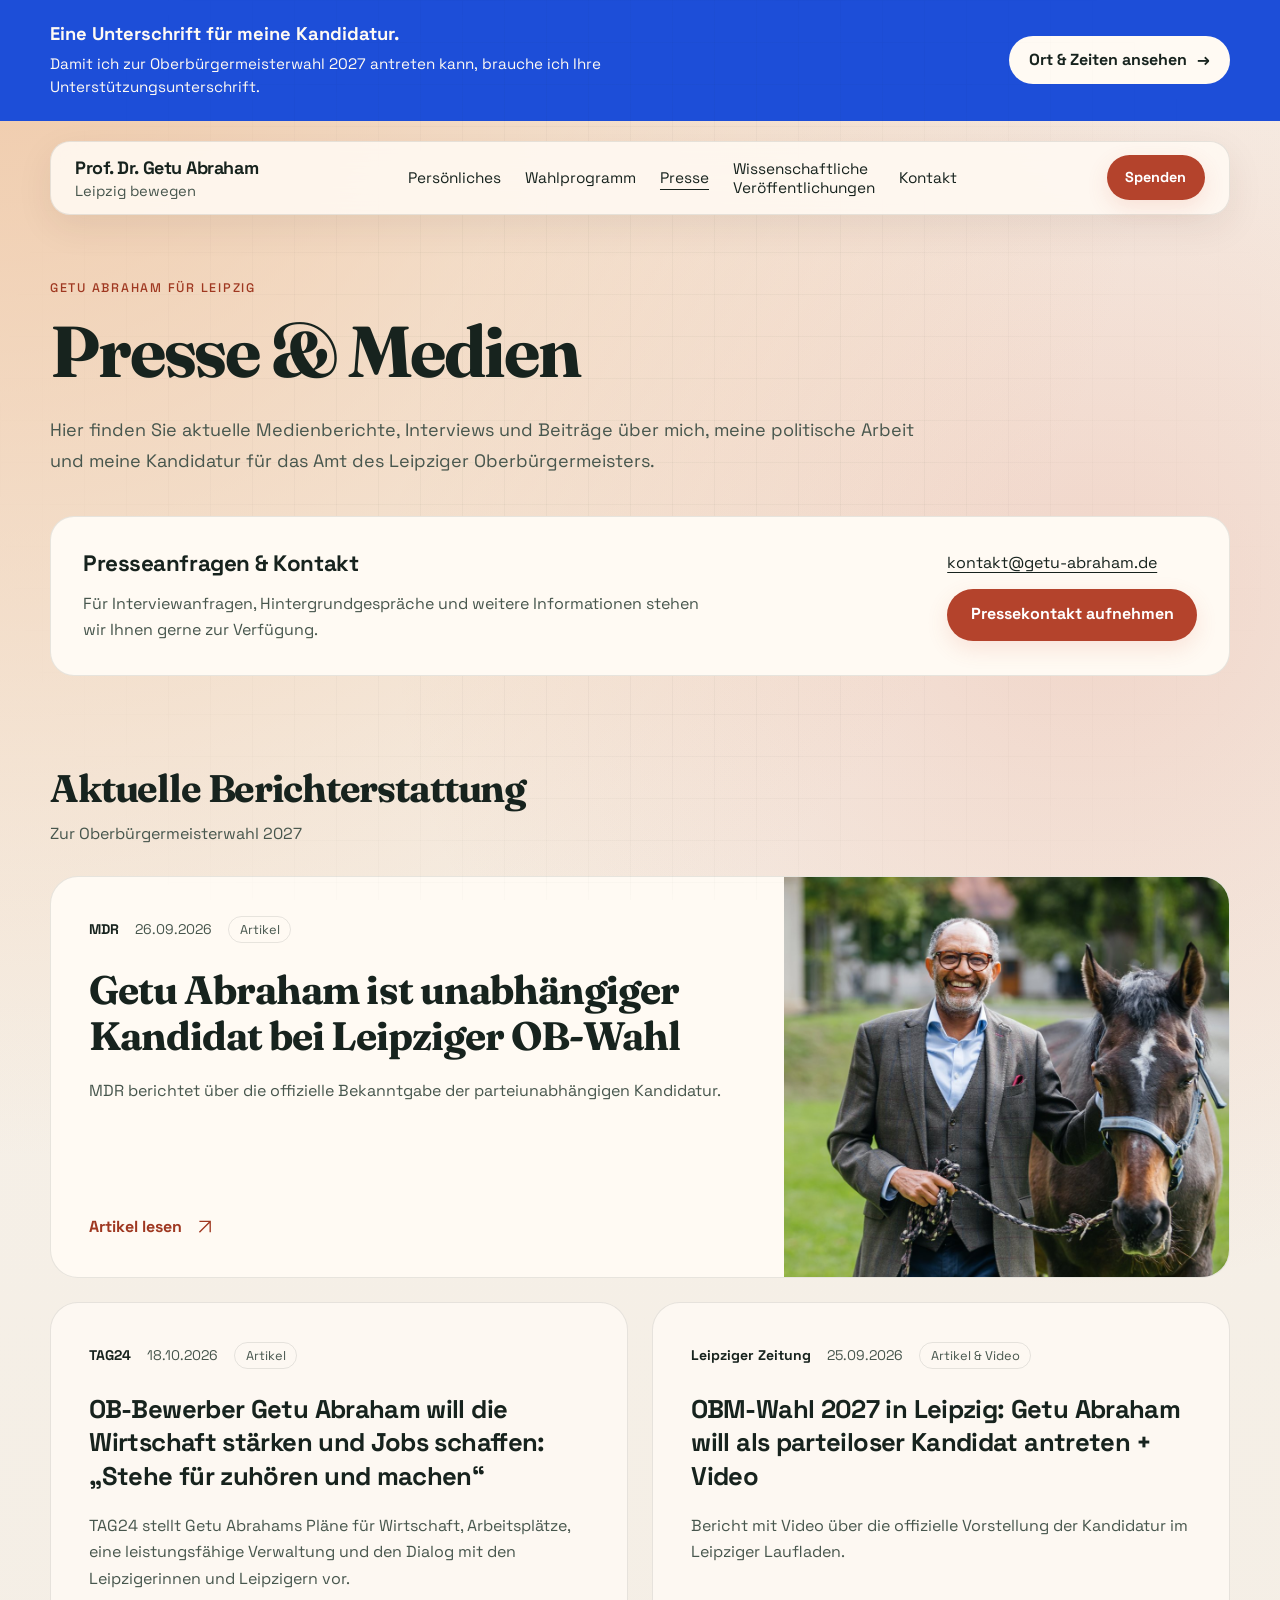
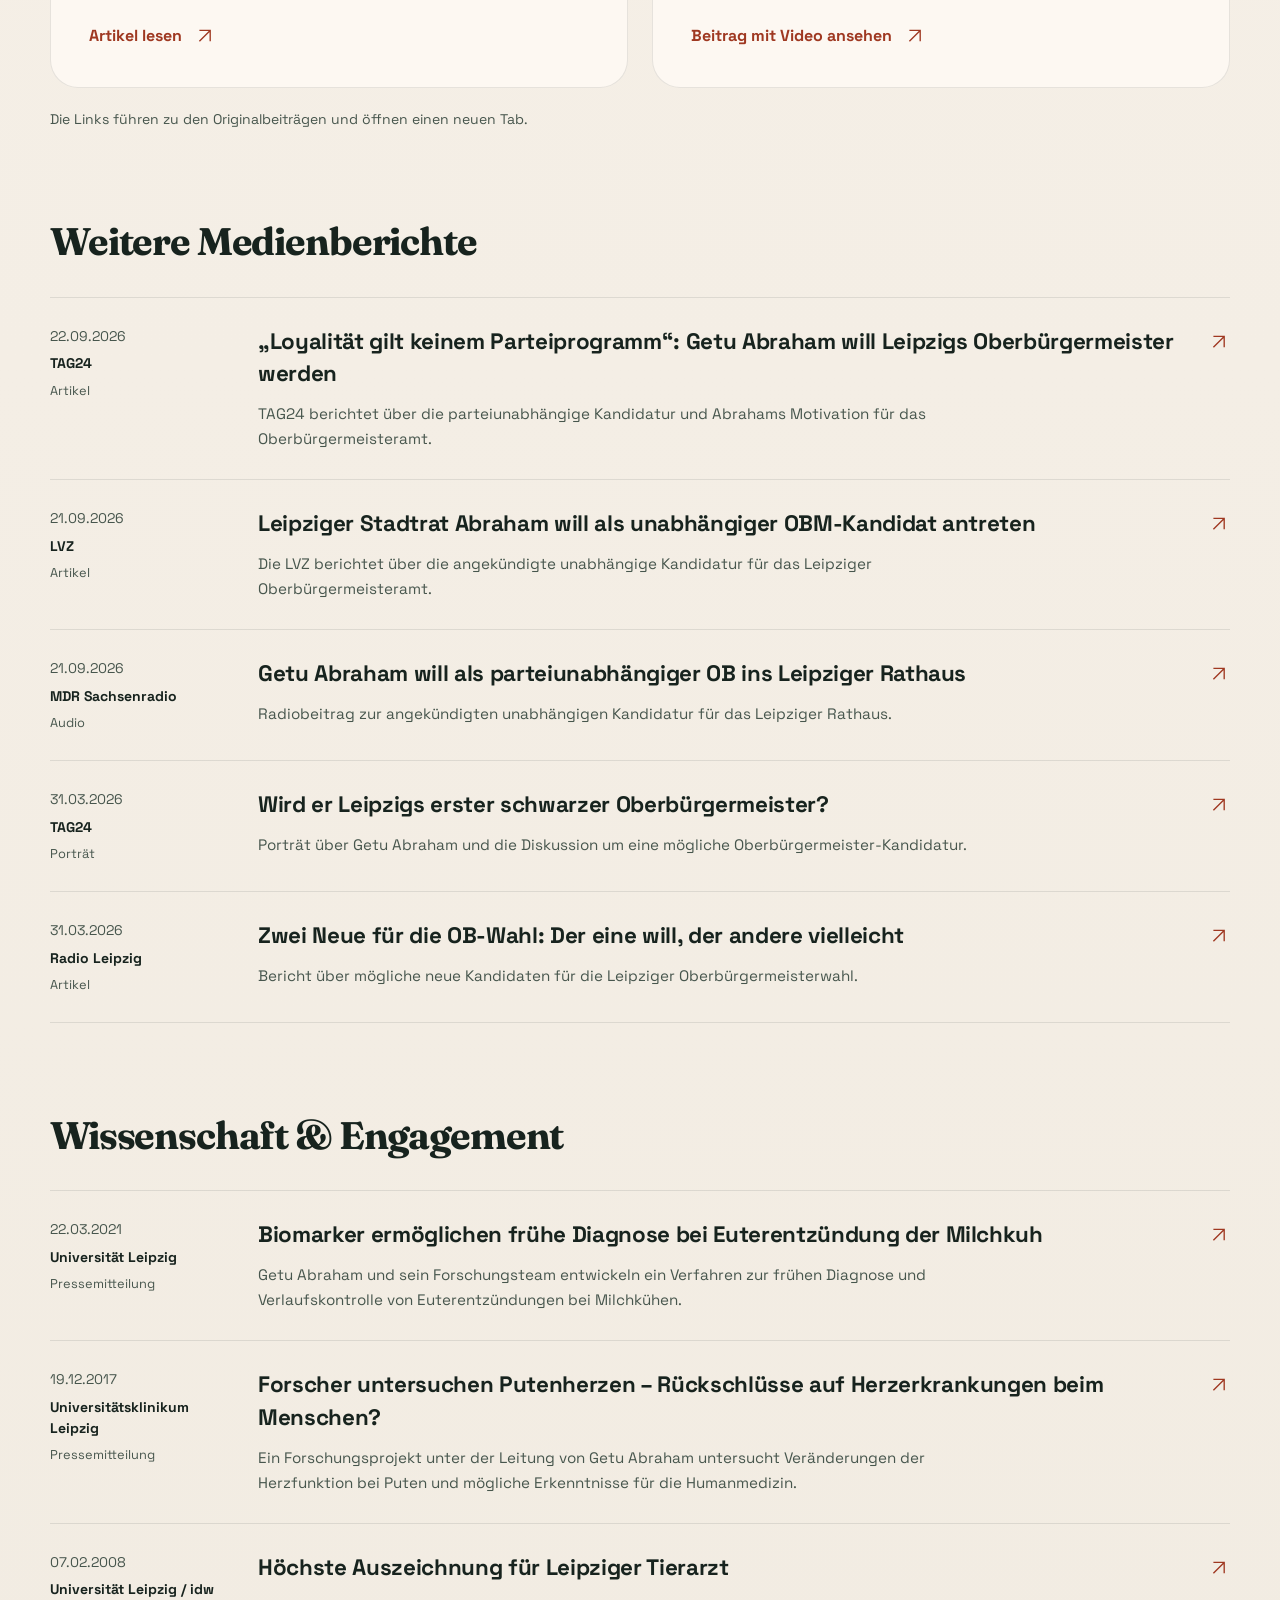
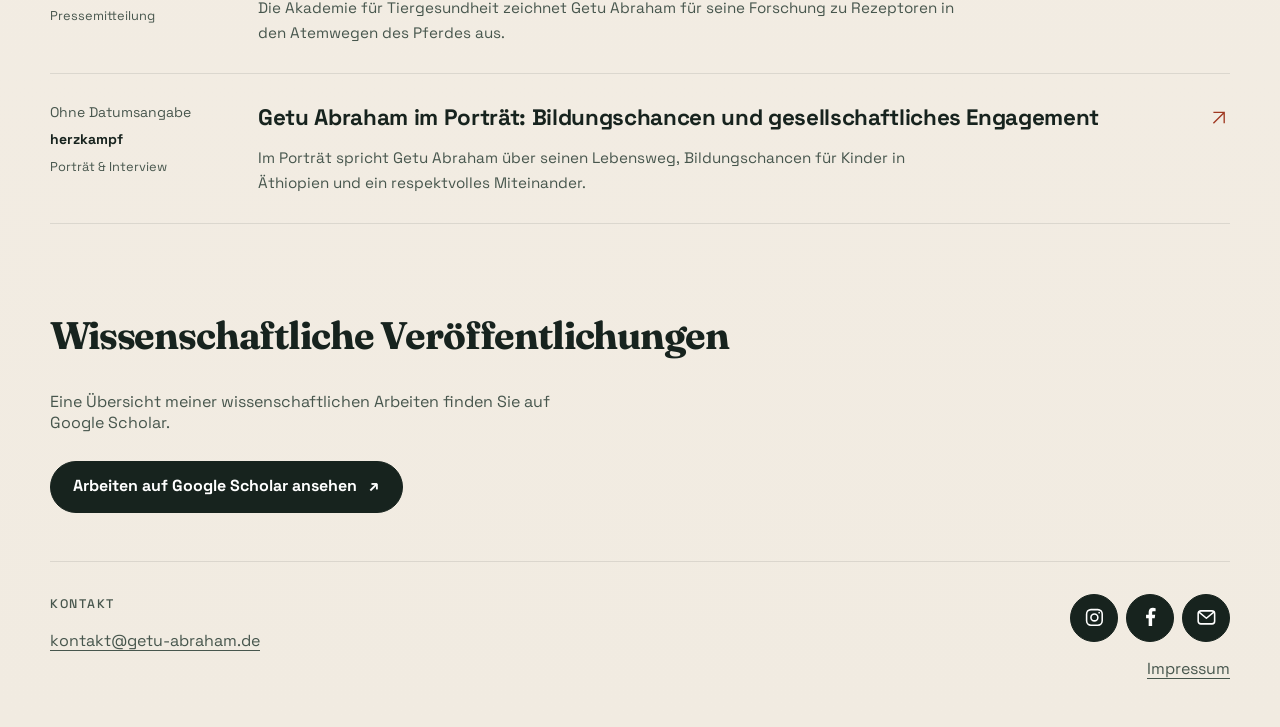
<file: presse/index.html>
<!DOCTYPE html>
<html lang="de">
  <head>
    <meta charset="UTF-8" />
    <meta name="viewport" content="width=device-width, initial-scale=1.0" />
    <title>Presse & Medien | Getu Abraham für Leipzig</title>
    <meta name="description" content="Medienberichte, Interviews und Pressekontakt: Prof. Dr. Getu Abraham und seine unabhängige Kandidatur zur Leipziger Oberbürgermeisterwahl 2027." />
    <link rel="canonical" href="https://www.getu-abraham.de/presse/" />
    <meta property="og:type" content="website" />
    <meta property="og:locale" content="de_DE" />
    <meta property="og:title" content="Presse & Medien | Getu Abraham für Leipzig" />
    <meta property="og:description" content="Berichterstattung, Interviews und Kontakt für Presseanfragen zur Oberbürgermeisterwahl 2027." />
    <meta property="og:url" content="https://www.getu-abraham.de/presse/" />
    <link rel="preconnect" href="https://fonts.googleapis.com" />
    <link rel="preconnect" href="https://fonts.gstatic.com" crossorigin />
    <link href="https://fonts.googleapis.com/css2?family=Space+Grotesk:wght@400;500;700&family=Fraunces:wght@600;700&display=swap" rel="stylesheet" />
    <link rel="stylesheet" href="../styles.css?v=20261030-01" />
    <link rel="stylesheet" href="./presse.css?v=20261012-02" />
    <script type="application/ld+json">{"@context":"https://schema.org","@type":"CollectionPage","name":"Presse & Medien | Getu Abraham","description":"Medienberichte, Wissenschaft, Engagement und Pressekontakt zur Kandidatur von Prof. Dr. Getu Abraham bei der Leipziger Oberbürgermeisterwahl 2027.","url":"https://www.getu-abraham.de/presse/","mainEntity":{"@type":"ItemList","itemListElement":[{"@type":"ListItem","position":1,"name":"OB-Bewerber Getu Abraham will die Wirtschaft stärken und Jobs schaffen: „Stehe für zuhören und machen“","url":"https://www.tag24.de/leipzig/buergermeisterwahl/ob-bewerber-getu-abraham-will-die-wirtschaft-staerken-und-jobs-schaffen-stehe-fuer-zuhoeren-und-machen-3540849"},{"@type":"ListItem","position":2,"name":"Getu Abraham ist unabhängiger Kandidat bei Leipziger OB-Wahl","url":"https://www.mdr.de/nachrichten/sachsen/leipzig/leipzig-leipzig-land/news-getu-abraham-unabhaengiger-kandidat%2Coberbuergermeister-wahl-118.html"},{"@type":"ListItem","position":3,"name":"OBM-Wahl 2027 in Leipzig: Getu Abraham will als parteiloser Kandidat antreten + Video","url":"https://www.l-iz.de/politik/leipzig/2026/09/obm-wahl-2027-in-leipzig-getu-abraham-will-als-parteiloser-kandidat-antreten-video-671566"},{"@type":"ListItem","position":4,"name":"„Loyalität gilt keinem Parteiprogramm“: Getu Abraham will Leipzigs Oberbürgermeister werden","url":"https://www.tag24.de/leipzig/buergermeisterwahl/loyalitaet-gilt-keinem-parteiprogramm-getu-abraham-will-leipzigs-oberbuergermeister-werden-3533976"},{"@type":"ListItem","position":5,"name":"Leipziger Stadtrat Abraham will als unabhängiger OBM-Kandidat antreten","url":"https://www.lvz.de/lokales/leipzig/getu-abraham-will-in-leipzig-als-obm-kandidat-antreten-3VKJNPM6RFACZOL72RHHVECUDU.html"},{"@type":"ListItem","position":6,"name":"Getu Abraham will als parteiunabhängiger OB ins Leipziger Rathaus","url":"https://www.mdr.de/nachrichten/sachsen/leipzig/audio-unabhaengiger-kandidat-ob-leipzig-100.html"},{"@type":"ListItem","position":7,"name":"Wird er Leipzigs erster schwarzer Oberbürgermeister?","url":"https://www.tag24.de/leipzig/buergermeisterwahl/leipzig-erster-schwarzer-oberbuergermeister-buergerliches-buendnis-bringt-getu-abraham-ins-spiel-3485590"},{"@type":"ListItem","position":8,"name":"Zwei Neue für die OB-Wahl: Der eine will, der andere vielleicht","url":"https://www.radioleipzig.de/beitrag/zwei-neue-fuer-die-leipziger-ob-wahl-der-eine-will-der-andere-vielleicht-889172/"},{"@type":"ListItem","position":9,"name":"Biomarker ermöglichen frühe Diagnose bei Euterentzündung der Milchkuh","url":"https://www.uni-leipzig.de/newsdetail/artikel/biomarker-ermoeglichen-fruehe-diagnose-bei-euterentzuendung-der-milchkuh-2021-03-22-1"},{"@type":"ListItem","position":10,"name":"Forscher untersuchen Putenherzen – Rückschlüsse auf Herzerkrankungen beim Menschen?","url":"https://www.uniklinikum-leipzig.de/presse/Seiten/Pressemitteilung_6404.aspx"},{"@type":"ListItem","position":11,"name":"Höchste Auszeichnung für Leipziger Tierarzt","url":"https://nachrichten.idw-online.de/2008/02/07/hoechste-auszeichnung-fuer-leipziger-tierarzt"},{"@type":"ListItem","position":12,"name":"Getu Abraham im Porträt: Bildungschancen und gesellschaftliches Engagement","url":"https://herzkampf.de/portfolio/getu-abraham/"}]}}</script>
  </head>
  <body class="press-page">
    <a class="press-skip-link" href="#presse">Zum Inhalt</a>
    <aside class="signature-banner" aria-labelledby="signature-banner-title">
        <div class="signature-banner__inner">
        <div class="signature-banner__copy">
          <p class="signature-banner__title" id="signature-banner-title">Eine Unterschrift für meine Kandidatur.</p>
          <p class="signature-banner__text">Damit ich zur Oberbürgermeisterwahl 2027 antreten kann, brauche ich Ihre Unterstützungsunterschrift.</p>
        </div>
        <a class="button signature-banner__action" href="/unterschriften/">Ort &amp; Zeiten ansehen <span aria-hidden="true">→</span></a>
        </div>
      </aside><div class="page-shell">
      <header class="site-header">
        <a class="brand" href="../" aria-label="Zur Startseite">
          <span class="brand-copy"><strong>Prof. Dr. Getu Abraham</strong><span>Leipzig bewegen</span></span>
        </a>
        <button type="button" class="button button-small" zeffy-form-link="https://www.zeffy.com/embed/donation-form/prof-dr-getu-abraham-fuer-leipzig?modal=true">Spenden</button>
        <button class="menu-toggle" type="button" aria-controls="site-navigation" aria-expanded="false" aria-label="Menü öffnen">
          <svg viewBox="0 0 24 24" fill="none" stroke="currentColor" stroke-width="1.8" stroke-linecap="round" aria-hidden="true"><path class="menu-line-top" d="M4 8h16"/><path class="menu-line-bottom" d="M4 16h16"/></svg>
        </button>
        <nav class="site-nav" id="site-navigation" aria-label="Hauptnavigation">
          <a href="/persoenliches/">Persönliches</a>
          <a href="/themen/">Wahlprogramm</a>
          <a href="/presse/" aria-current="page">Presse</a>
          <a href="https://scholar.google.com/scholar?hl=de&amp;as_sdt=0%2C5&amp;q=getu+Abraham+&amp;btnG=" target="_blank" rel="noopener noreferrer" aria-label="Wissenschaftliche Veröffentlichungen"><span>Wissenschaftliche<br />Veröffentlichungen</span></a>
          <a href="/#kontakt">Kontakt</a>
        </nav>
      </header>
      
      <main id="presse" class="press-main">
        <section class="press-intro" aria-labelledby="press-title">
          <p class="eyebrow">Getu Abraham für Leipzig</p>
          <h1 id="press-title">Presse &amp; Medien</h1>
          <p class="press-lead">Hier finden Sie aktuelle Medienberichte, Interviews und Beiträge über mich, meine politische Arbeit und meine Kandidatur für das Amt des Leipziger Oberbürgermeisters.</p>
          <div class="press-contact">
            <div><h2>Presseanfragen &amp; Kontakt</h2><p>Für Interviewanfragen, Hintergrundgespräche und weitere Informationen stehen wir Ihnen gerne zur Verfügung.</p></div>
            <div class="press-contact-action"><a class="press-email" href="mailto:kontakt@getu-abraham.de">kontakt@getu-abraham.de</a><a class="button" href="mailto:kontakt@getu-abraham.de">Pressekontakt aufnehmen</a></div>
          </div>
        </section>
        <section class="press-section" aria-labelledby="recent-title">
          <div class="press-section-heading"><h2 id="recent-title">Aktuelle Berichterstattung</h2><p>Zur Oberbürgermeisterwahl 2027</p></div>
          <article class="press-card press-card--featured">
  <a class="press-card-link" href="https://www.mdr.de/nachrichten/sachsen/leipzig/leipzig-leipzig-land/news-getu-abraham-unabhaengiger-kandidat%2Coberbuergermeister-wahl-118.html" target="_blank" rel="noopener noreferrer" aria-label="Getu Abraham ist unabhängiger Kandidat bei Leipziger OB-Wahl – MDR (öffnet einen neuen Tab)" data-press-id="press-01">
    <div class="press-card-copy">
      <p class="press-meta"><span class="press-medium">MDR</span><time datetime="2026-09-26">26.09.2026</time><span class="press-type">Artikel</span></p>
      <h3>Getu Abraham ist unabhängiger Kandidat bei Leipziger OB-Wahl</h3>
      <p class="press-description">MDR berichtet über die offizielle Bekanntgabe der parteiunabhängigen Kandidatur.</p>
      <span class="press-action">Artikel lesen <svg class="press-arrow" viewBox="0 0 24 24" fill="none" stroke="currentColor" stroke-width="1.5" aria-hidden="true"><path d="M6 18 18 6M6 6h12v12"/></svg></span>
    </div>
    <div class="press-card-photo"><img src="../bilder/getu-mit-pferd.jpg" alt="" width="1000" height="1499" loading="lazy" /></div>
  </a>
</article>
<div class="press-secondary"><article class="press-card">
  <a class="press-card-link" href="https://www.tag24.de/leipzig/buergermeisterwahl/ob-bewerber-getu-abraham-will-die-wirtschaft-staerken-und-jobs-schaffen-stehe-fuer-zuhoeren-und-machen-3540849" target="_blank" rel="noopener noreferrer" aria-label="OB-Bewerber Getu Abraham will die Wirtschaft stärken und Jobs schaffen: „Stehe für zuhören und machen“ – TAG24 (öffnet einen neuen Tab)" data-press-id="press-10">
    <div class="press-card-copy">
      <p class="press-meta"><span class="press-medium">TAG24</span><time datetime="2026-10-18">18.10.2026</time><span class="press-type">Artikel</span></p>
      <h3>OB-Bewerber Getu Abraham will die Wirtschaft stärken und Jobs schaffen: „Stehe für zuhören und machen“</h3>
      <p class="press-description">TAG24 stellt Getu Abrahams Pläne für Wirtschaft, Arbeitsplätze, eine leistungsfähige Verwaltung und den Dialog mit den Leipzigerinnen und Leipzigern vor.</p>
      <span class="press-action">Artikel lesen <svg class="press-arrow" viewBox="0 0 24 24" fill="none" stroke="currentColor" stroke-width="1.5" aria-hidden="true"><path d="M6 18 18 6M6 6h12v12"/></svg></span>
    </div>
    
  </a>
</article>
<article class="press-card">
  <a class="press-card-link" href="https://www.l-iz.de/politik/leipzig/2026/09/obm-wahl-2027-in-leipzig-getu-abraham-will-als-parteiloser-kandidat-antreten-video-671566" target="_blank" rel="noopener noreferrer" aria-label="OBM-Wahl 2027 in Leipzig: Getu Abraham will als parteiloser Kandidat antreten + Video – Leipziger Zeitung (öffnet einen neuen Tab)" data-press-id="press-02">
    <div class="press-card-copy">
      <p class="press-meta"><span class="press-medium">Leipziger Zeitung</span><time datetime="2026-09-25">25.09.2026</time><span class="press-type">Artikel &amp; Video</span></p>
      <h3>OBM-Wahl 2027 in Leipzig: Getu Abraham will als parteiloser Kandidat antreten + Video</h3>
      <p class="press-description">Bericht mit Video über die offizielle Vorstellung der Kandidatur im Leipziger Laufladen.</p>
      <span class="press-action">Beitrag mit Video ansehen <svg class="press-arrow" viewBox="0 0 24 24" fill="none" stroke="currentColor" stroke-width="1.5" aria-hidden="true"><path d="M6 18 18 6M6 6h12v12"/></svg></span>
    </div>
    
  </a>
</article></div>
          <p class="press-link-note">Die Links führen zu den Originalbeiträgen und öffnen einen neuen Tab.</p>
        </section>
        <section class="press-section" aria-labelledby="more-title">
          <div class="press-section-heading"><h2 id="more-title">Weitere Medienberichte</h2></div>
          <ul class="press-list">
  <li><a class="press-list-link" href="https://www.tag24.de/leipzig/buergermeisterwahl/loyalitaet-gilt-keinem-parteiprogramm-getu-abraham-will-leipzigs-oberbuergermeister-werden-3533976" target="_blank" rel="noopener noreferrer" aria-label="„Loyalität gilt keinem Parteiprogramm“: Getu Abraham will Leipzigs Oberbürgermeister werden – TAG24 (öffnet einen neuen Tab)" data-press-id="press-06">
    <div class="press-list-meta"><span class="press-medium">TAG24</span><time datetime="2026-09-22">22.09.2026</time><span class="press-type">Artikel</span></div>
    <div class="press-list-copy"><h3>„Loyalität gilt keinem Parteiprogramm“: Getu Abraham will Leipzigs Oberbürgermeister werden</h3><p>TAG24 berichtet über die parteiunabhängige Kandidatur und Abrahams Motivation für das Oberbürgermeisteramt.</p></div>
    <svg class="press-arrow" viewBox="0 0 24 24" fill="none" stroke="currentColor" stroke-width="1.5" aria-hidden="true"><path d="M6 18 18 6M6 6h12v12"/></svg>
  </a></li>
  <li><a class="press-list-link" href="https://www.lvz.de/lokales/leipzig/getu-abraham-will-in-leipzig-als-obm-kandidat-antreten-3VKJNPM6RFACZOL72RHHVECUDU.html" target="_blank" rel="noopener noreferrer" aria-label="Leipziger Stadtrat Abraham will als unabhängiger OBM-Kandidat antreten – LVZ (öffnet einen neuen Tab)" data-press-id="press-04">
    <div class="press-list-meta"><span class="press-medium">LVZ</span><time datetime="2026-09-21">21.09.2026</time><span class="press-type">Artikel</span></div>
    <div class="press-list-copy"><h3>Leipziger Stadtrat Abraham will als unabhängiger OBM-Kandidat antreten</h3><p>Die LVZ berichtet über die angekündigte unabhängige Kandidatur für das Leipziger Oberbürgermeisteramt.</p></div>
    <svg class="press-arrow" viewBox="0 0 24 24" fill="none" stroke="currentColor" stroke-width="1.5" aria-hidden="true"><path d="M6 18 18 6M6 6h12v12"/></svg>
  </a></li>
  <li><a class="press-list-link" href="https://www.mdr.de/nachrichten/sachsen/leipzig/audio-unabhaengiger-kandidat-ob-leipzig-100.html" target="_blank" rel="noopener noreferrer" aria-label="Getu Abraham will als parteiunabhängiger OB ins Leipziger Rathaus – MDR Sachsenradio (öffnet einen neuen Tab)" data-press-id="press-07">
    <div class="press-list-meta"><span class="press-medium">MDR Sachsenradio</span><time datetime="2026-09-21">21.09.2026</time><span class="press-type">Audio</span></div>
    <div class="press-list-copy"><h3>Getu Abraham will als parteiunabhängiger OB ins Leipziger Rathaus</h3><p>Radiobeitrag zur angekündigten unabhängigen Kandidatur für das Leipziger Rathaus.</p></div>
    <svg class="press-arrow" viewBox="0 0 24 24" fill="none" stroke="currentColor" stroke-width="1.5" aria-hidden="true"><path d="M6 18 18 6M6 6h12v12"/></svg>
  </a></li>
  <li><a class="press-list-link" href="https://www.tag24.de/leipzig/buergermeisterwahl/leipzig-erster-schwarzer-oberbuergermeister-buergerliches-buendnis-bringt-getu-abraham-ins-spiel-3485590" target="_blank" rel="noopener noreferrer" aria-label="Wird er Leipzigs erster schwarzer Oberbürgermeister? – TAG24 (öffnet einen neuen Tab)" data-press-id="press-08">
    <div class="press-list-meta"><span class="press-medium">TAG24</span><time datetime="2026-03-31">31.03.2026</time><span class="press-type">Porträt</span></div>
    <div class="press-list-copy"><h3>Wird er Leipzigs erster schwarzer Oberbürgermeister?</h3><p>Porträt über Getu Abraham und die Diskussion um eine mögliche Oberbürgermeister-Kandidatur.</p></div>
    <svg class="press-arrow" viewBox="0 0 24 24" fill="none" stroke="currentColor" stroke-width="1.5" aria-hidden="true"><path d="M6 18 18 6M6 6h12v12"/></svg>
  </a></li>
  <li><a class="press-list-link" href="https://www.radioleipzig.de/beitrag/zwei-neue-fuer-die-leipziger-ob-wahl-der-eine-will-der-andere-vielleicht-889172/" target="_blank" rel="noopener noreferrer" aria-label="Zwei Neue für die OB-Wahl: Der eine will, der andere vielleicht – Radio Leipzig (öffnet einen neuen Tab)" data-press-id="press-09">
    <div class="press-list-meta"><span class="press-medium">Radio Leipzig</span><time datetime="2026-03-31">31.03.2026</time><span class="press-type">Artikel</span></div>
    <div class="press-list-copy"><h3>Zwei Neue für die OB-Wahl: Der eine will, der andere vielleicht</h3><p>Bericht über mögliche neue Kandidaten für die Leipziger Oberbürgermeisterwahl.</p></div>
    <svg class="press-arrow" viewBox="0 0 24 24" fill="none" stroke="currentColor" stroke-width="1.5" aria-hidden="true"><path d="M6 18 18 6M6 6h12v12"/></svg>
  </a></li>
</ul>
        </section>
        <section class="press-section" aria-labelledby="engagement-title">
          <div class="press-section-heading"><h2 id="engagement-title">Wissenschaft &amp; Engagement</h2></div>
          <ul class="press-list">
  <li><a class="press-list-link" href="https://www.uni-leipzig.de/newsdetail/artikel/biomarker-ermoeglichen-fruehe-diagnose-bei-euterentzuendung-der-milchkuh-2021-03-22-1" target="_blank" rel="noopener noreferrer" aria-label="Biomarker ermöglichen frühe Diagnose bei Euterentzündung der Milchkuh – Universität Leipzig (öffnet einen neuen Tab)" data-press-id="science-01">
    <div class="press-list-meta"><span class="press-medium">Universität Leipzig</span><time datetime="2021-03-22">22.03.2021</time><span class="press-type">Pressemitteilung</span></div>
    <div class="press-list-copy"><h3>Biomarker ermöglichen frühe Diagnose bei Euterentzündung der Milchkuh</h3><p>Getu Abraham und sein Forschungsteam entwickeln ein Verfahren zur frühen Diagnose und Verlaufskontrolle von Euterentzündungen bei Milchkühen.</p></div>
    <svg class="press-arrow" viewBox="0 0 24 24" fill="none" stroke="currentColor" stroke-width="1.5" aria-hidden="true"><path d="M6 18 18 6M6 6h12v12"/></svg>
  </a></li>
  <li><a class="press-list-link" href="https://www.uniklinikum-leipzig.de/presse/Seiten/Pressemitteilung_6404.aspx" target="_blank" rel="noopener noreferrer" aria-label="Forscher untersuchen Putenherzen – Rückschlüsse auf Herzerkrankungen beim Menschen? – Universitätsklinikum Leipzig (öffnet einen neuen Tab)" data-press-id="science-02">
    <div class="press-list-meta"><span class="press-medium">Universitätsklinikum Leipzig</span><time datetime="2017-12-19">19.12.2017</time><span class="press-type">Pressemitteilung</span></div>
    <div class="press-list-copy"><h3>Forscher untersuchen Putenherzen – Rückschlüsse auf Herzerkrankungen beim Menschen?</h3><p>Ein Forschungsprojekt unter der Leitung von Getu Abraham untersucht Veränderungen der Herzfunktion bei Puten und mögliche Erkenntnisse für die Humanmedizin.</p></div>
    <svg class="press-arrow" viewBox="0 0 24 24" fill="none" stroke="currentColor" stroke-width="1.5" aria-hidden="true"><path d="M6 18 18 6M6 6h12v12"/></svg>
  </a></li>
  <li><a class="press-list-link" href="https://nachrichten.idw-online.de/2008/02/07/hoechste-auszeichnung-fuer-leipziger-tierarzt" target="_blank" rel="noopener noreferrer" aria-label="Höchste Auszeichnung für Leipziger Tierarzt – Universität Leipzig / idw (öffnet einen neuen Tab)" data-press-id="science-03">
    <div class="press-list-meta"><span class="press-medium">Universität Leipzig / idw</span><time datetime="2008-02-07">07.02.2008</time><span class="press-type">Pressemitteilung</span></div>
    <div class="press-list-copy"><h3>Höchste Auszeichnung für Leipziger Tierarzt</h3><p>Die Akademie für Tiergesundheit zeichnet Getu Abraham für seine Forschung zu Rezeptoren in den Atemwegen des Pferdes aus.</p></div>
    <svg class="press-arrow" viewBox="0 0 24 24" fill="none" stroke="currentColor" stroke-width="1.5" aria-hidden="true"><path d="M6 18 18 6M6 6h12v12"/></svg>
  </a></li>
  <li><a class="press-list-link" href="https://herzkampf.de/portfolio/getu-abraham/" target="_blank" rel="noopener noreferrer" aria-label="Getu Abraham im Porträt: Bildungschancen und gesellschaftliches Engagement – herzkampf (öffnet einen neuen Tab)" data-press-id="science-04">
    <div class="press-list-meta"><span class="press-medium">herzkampf</span><span class="press-date">Ohne Datumsangabe</span><span class="press-type">Porträt &amp; Interview</span></div>
    <div class="press-list-copy"><h3>Getu Abraham im Porträt: Bildungschancen und gesellschaftliches Engagement</h3><p>Im Porträt spricht Getu Abraham über seinen Lebensweg, Bildungschancen für Kinder in Äthiopien und ein respektvolles Miteinander.</p></div>
    <svg class="press-arrow" viewBox="0 0 24 24" fill="none" stroke="currentColor" stroke-width="1.5" aria-hidden="true"><path d="M6 18 18 6M6 6h12v12"/></svg>
  </a></li>
</ul>
        </section>
        <section class="press-section press-publications" aria-labelledby="publications-title">
          <div class="press-section-heading"><h2 id="publications-title">Wissenschaftliche Veröffentlichungen</h2></div>
          <p>Eine Übersicht meiner wissenschaftlichen Arbeiten finden Sie auf Google Scholar.</p>
          <a class="button button-secondary" href="https://scholar.google.com/scholar?hl=de&amp;as_sdt=0%2C5&amp;q=getu+Abraham+&amp;btnG=" target="_blank" rel="noopener noreferrer">Arbeiten auf Google Scholar ansehen <span aria-hidden="true">↗</span></a>
        </section>
      </main>
      <footer class="site-footer" id="kontakt">
        <div class="footer-contact-copy">
          <p class="eyebrow">Kontakt</p>
          <a class="footer-email" href="mailto:kontakt@getu-abraham.de">kontakt@getu-abraham.de</a>
        </div>
        <div class="footer-links">
          <nav class="footer-social" aria-label="Kontakt und soziale Medien">
            <a class="button button-secondary" href="https://www.instagram.com/getu_abraham_leipzig/" target="_blank" rel="noopener noreferrer" aria-label="Instagram" title="Instagram"><svg viewBox="0 0 24 24" fill="none" stroke="currentColor" stroke-width="1.8" aria-hidden="true"><rect x="3" y="3" width="18" height="18" rx="5"/><circle cx="12" cy="12" r="4"/><circle cx="17.5" cy="6.5" r="1" fill="currentColor" stroke="none"/></svg></a>
            <a class="button button-secondary" href="https://www.facebook.com/getu.abraham.9" target="_blank" rel="noopener noreferrer" aria-label="Facebook" title="Facebook"><svg viewBox="0 0 24 24" fill="currentColor" aria-hidden="true"><path d="M14 22v-9h3l.5-4H14V6.5c0-1.1.3-1.5 1.5-1.5H18V1.3A26 26 0 0 0 15 1c-3.2 0-5 1.9-5 5v3H7v4h3v9z"/></svg></a>
            <a class="button button-secondary" href="mailto:kontakt@getu-abraham.de" aria-label="E-Mail" title="E-Mail"><svg viewBox="0 0 24 24" fill="none" stroke="currentColor" stroke-width="1.8" stroke-linecap="round" stroke-linejoin="round" aria-hidden="true"><rect x="2.5" y="4.5" width="19" height="15" rx="3"/><path d="m3.5 6 8.5 7 8.5-7"/></svg></a>
          </nav>
          <a class="footer-legal-link" href="../impressum.html">Impressum</a>
        </div>
      </footer>
    </div>
    <script src="../script.js?v=20261012-02"></script>
    <script src="https://zeffy-scripts.s3.ca-central-1.amazonaws.com/embed-form-script.min.js"></script>
  </body>
</html>
</file>
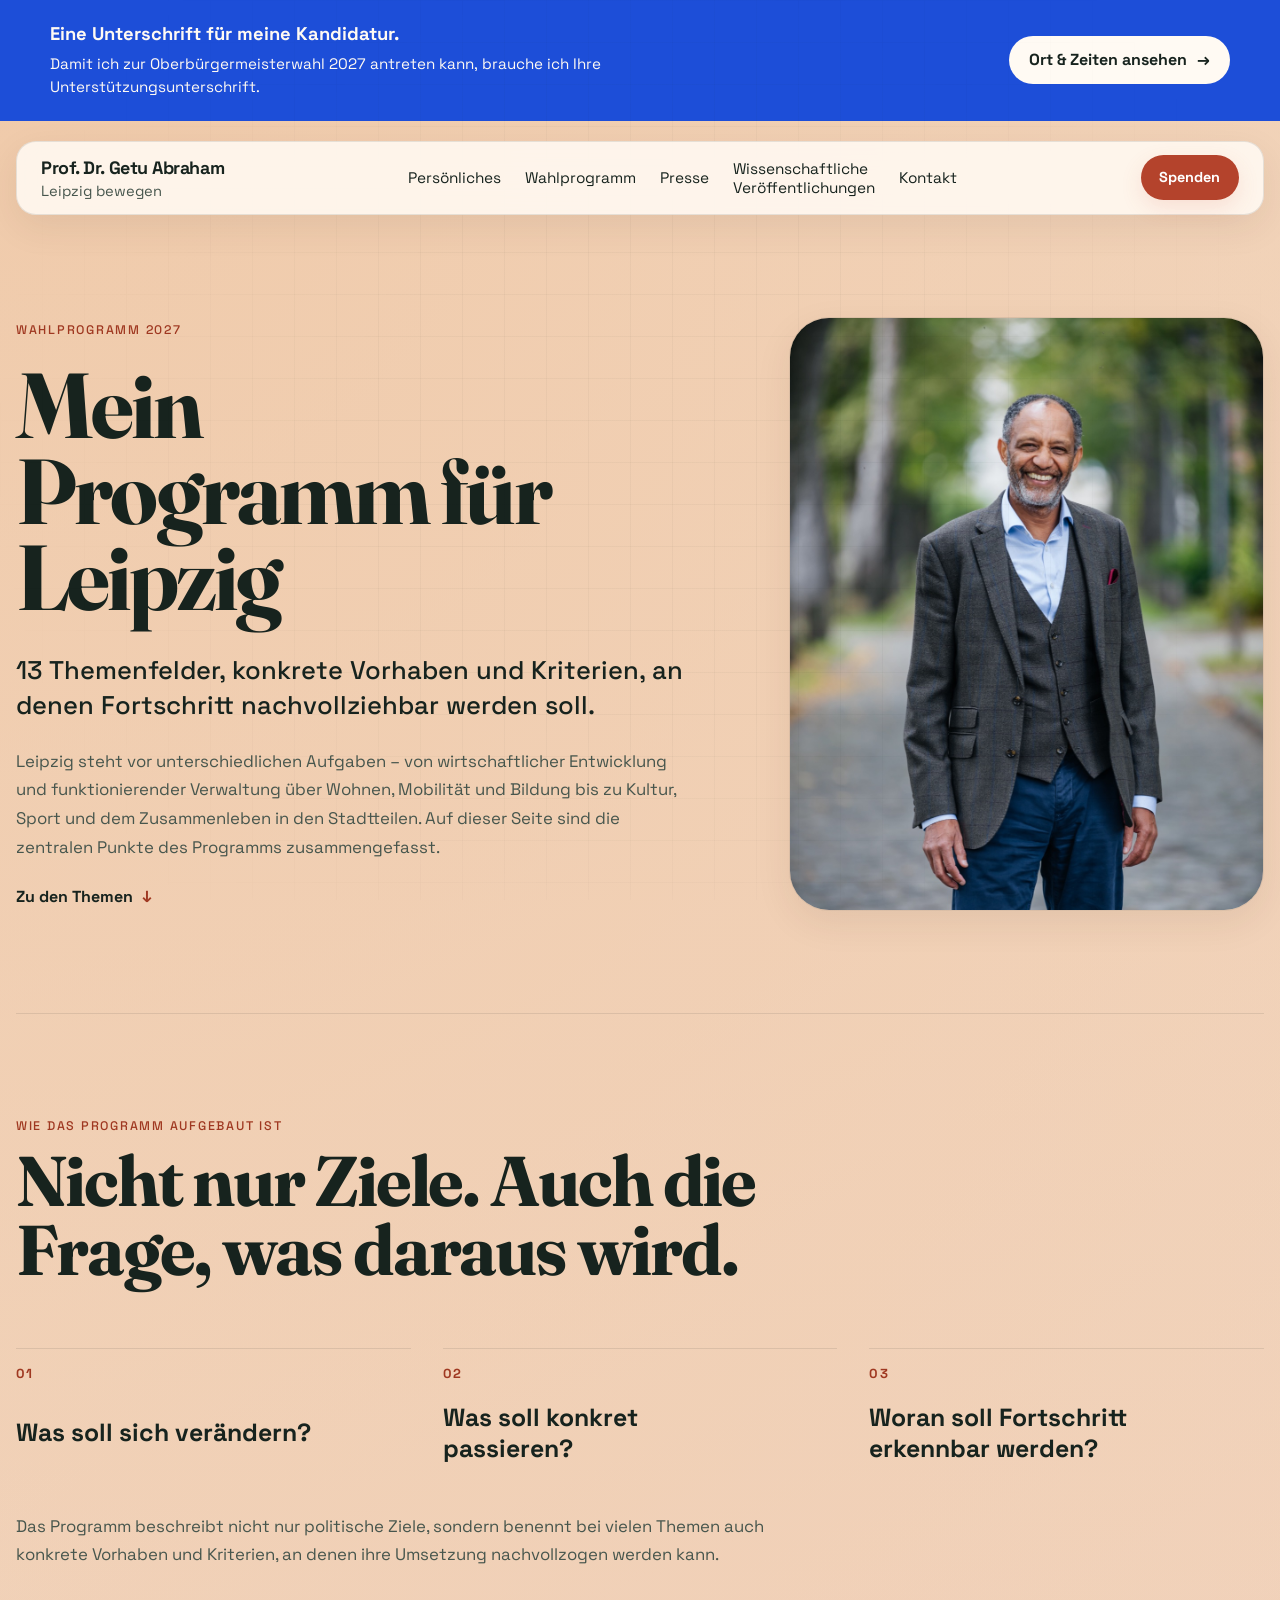
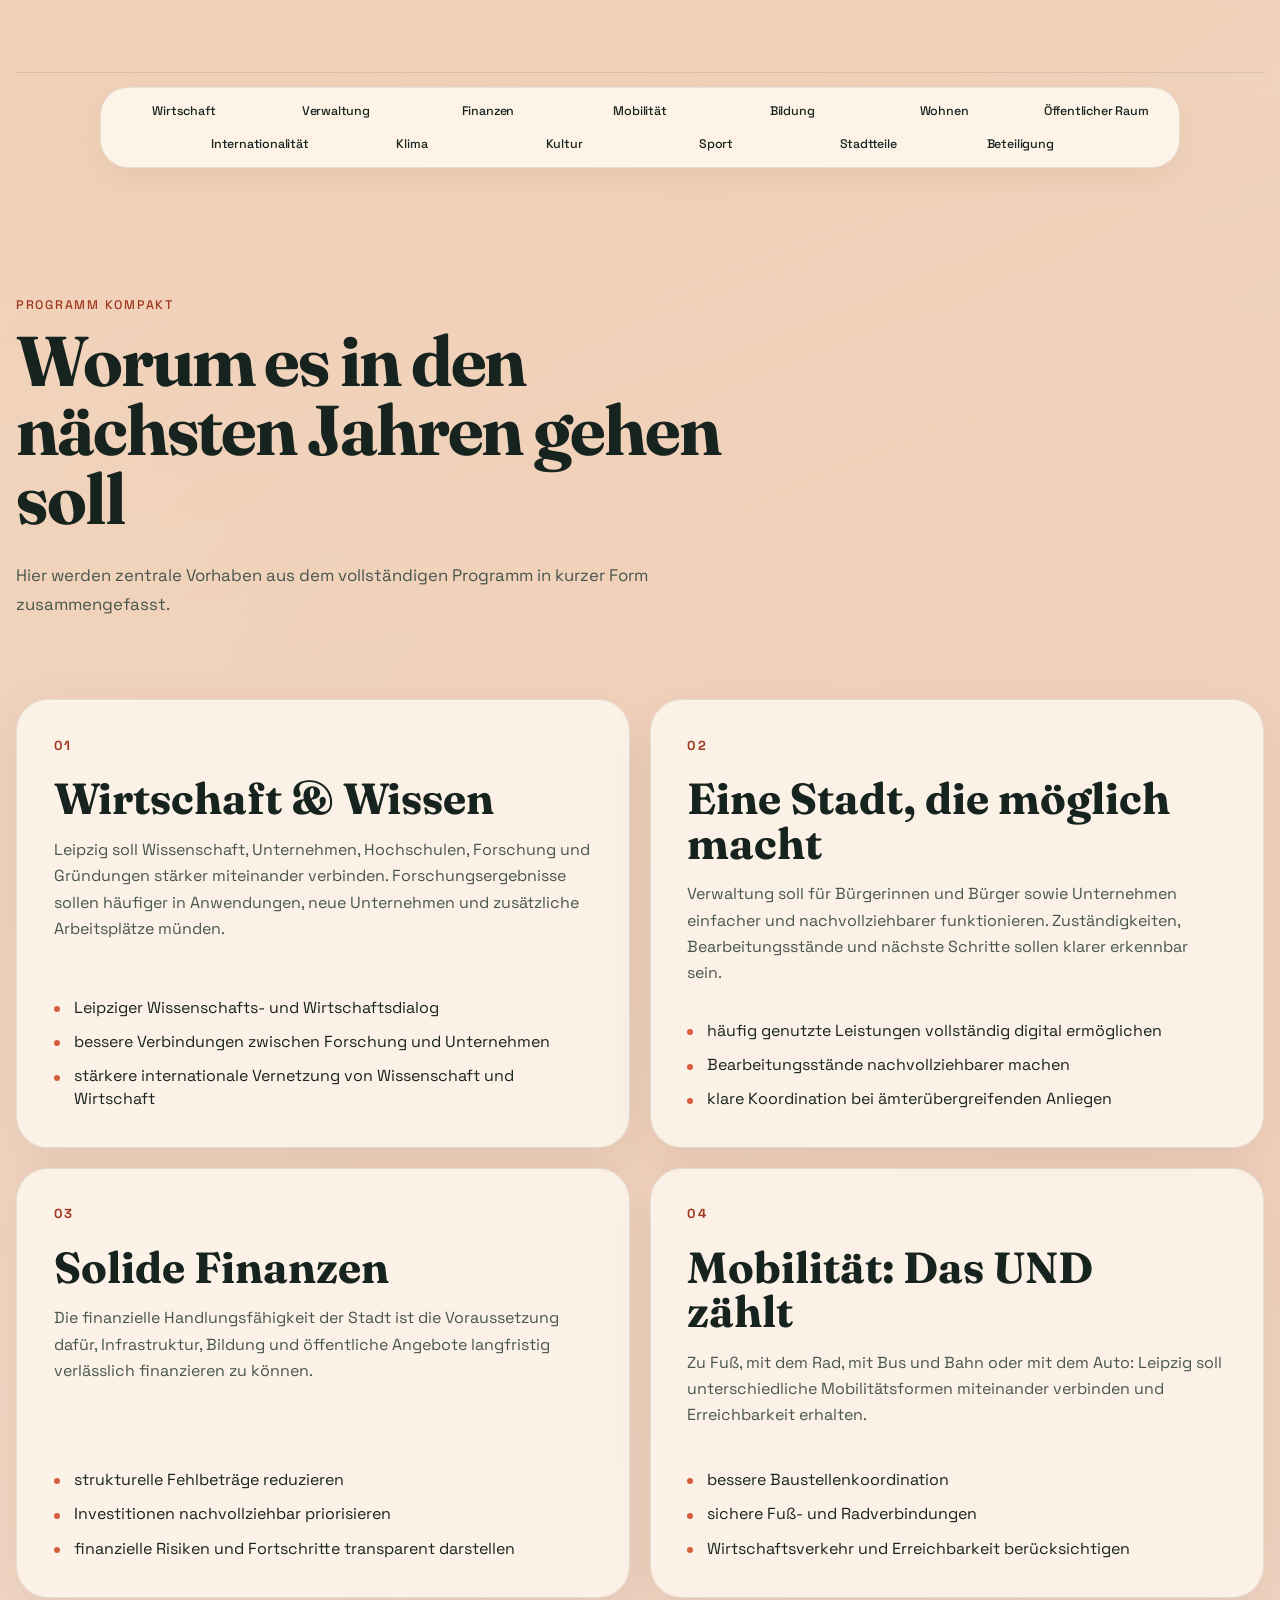
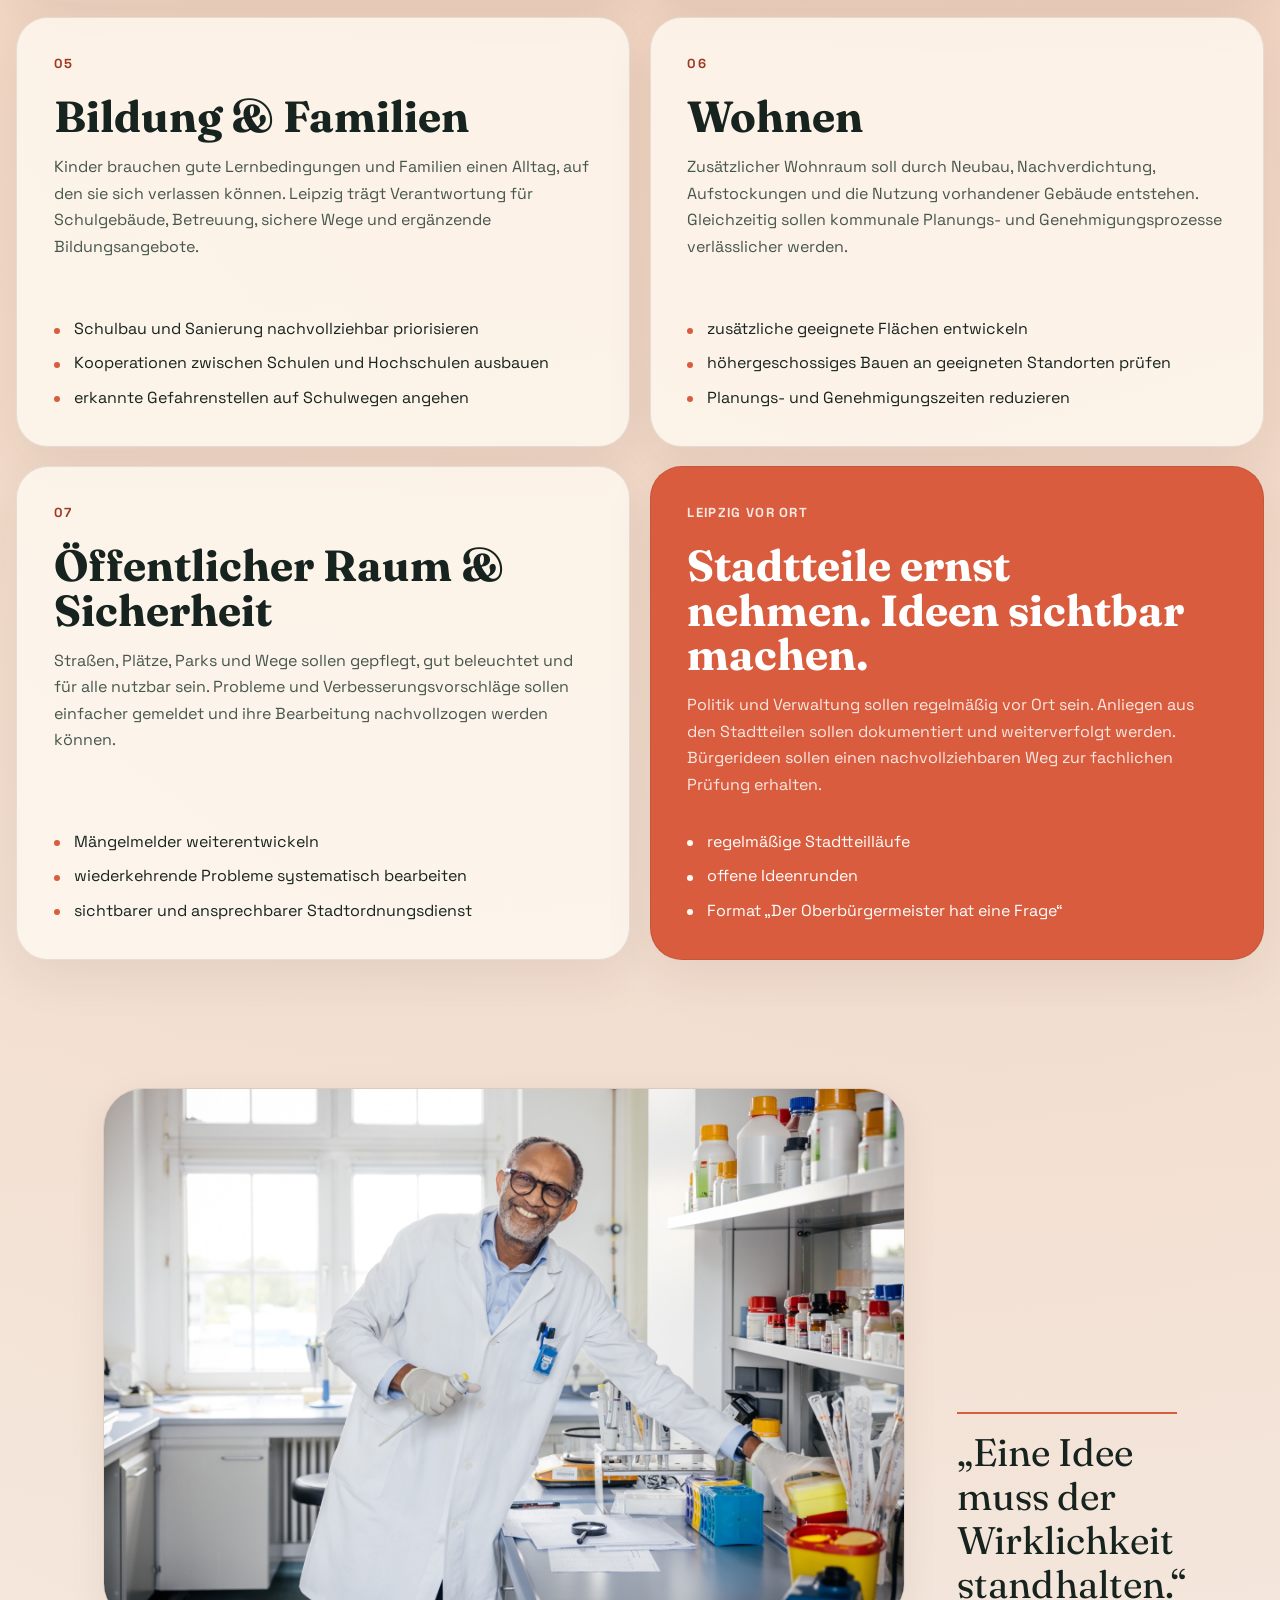
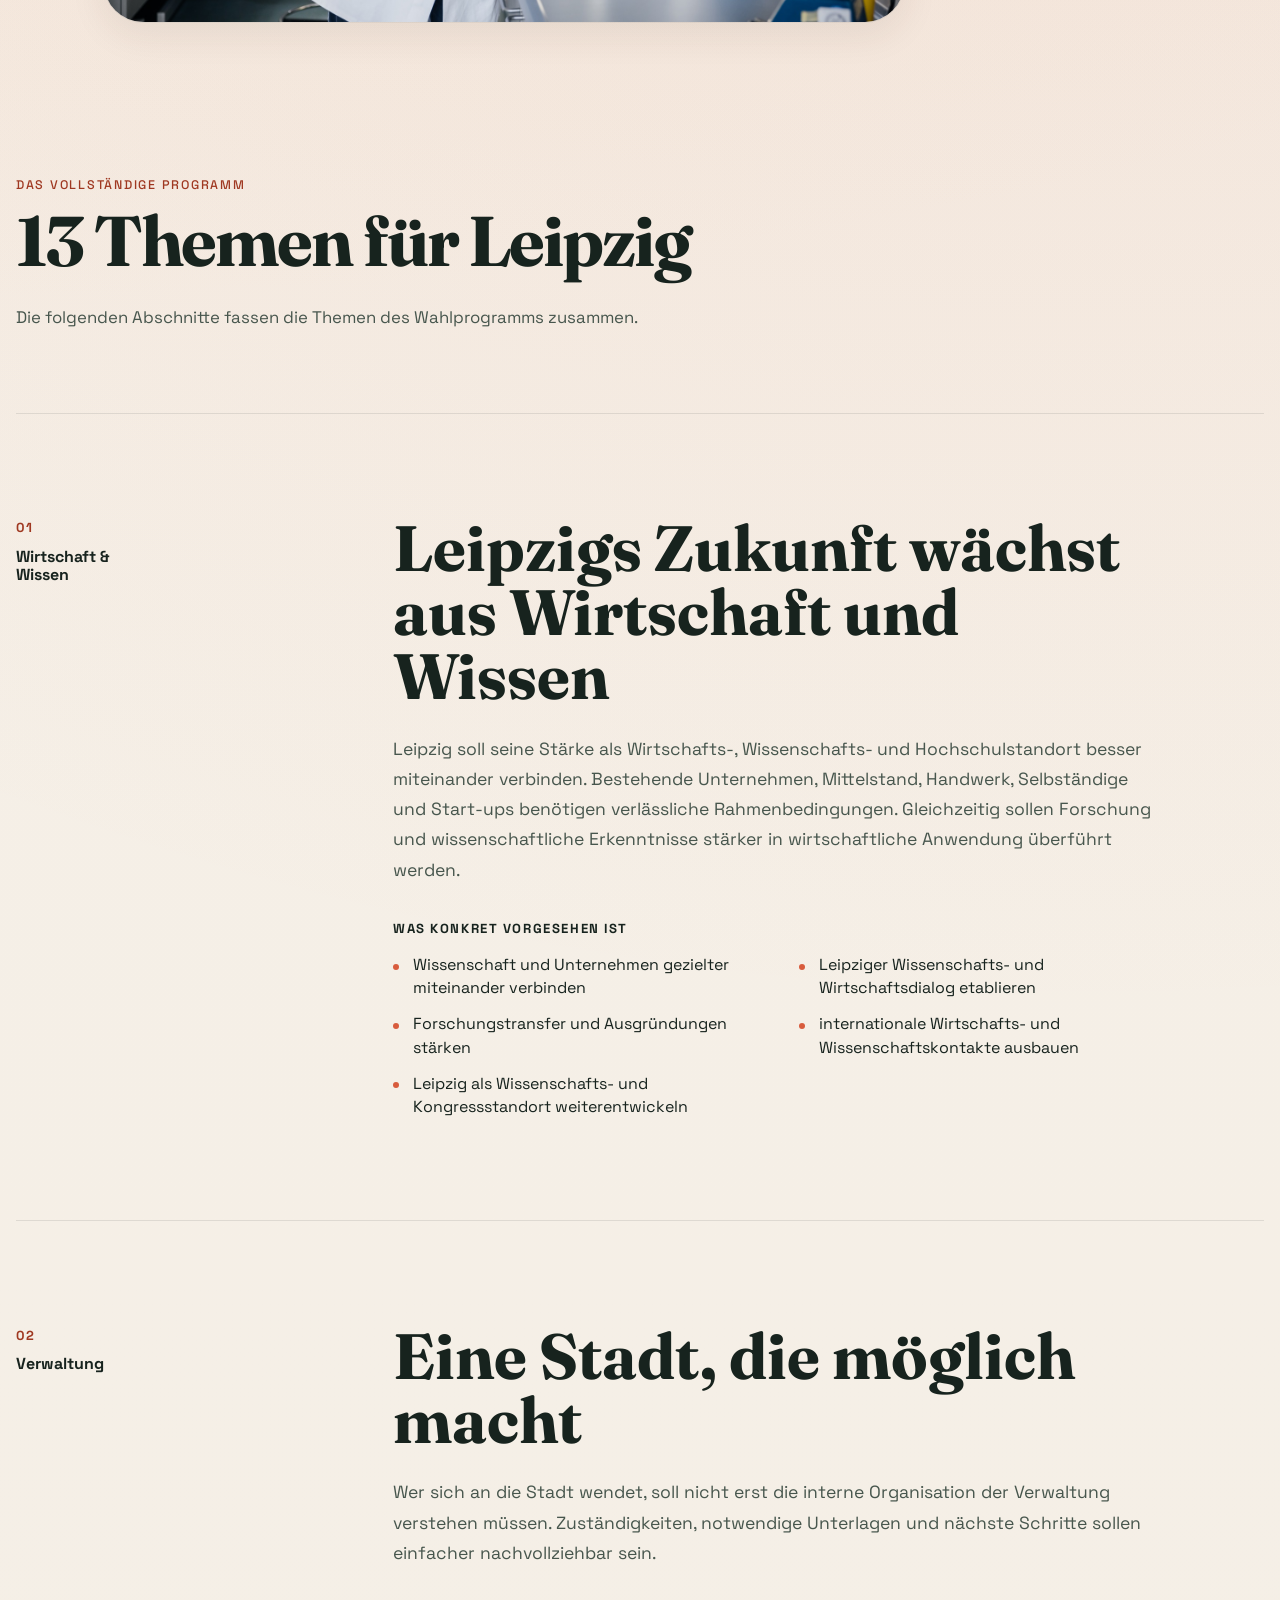
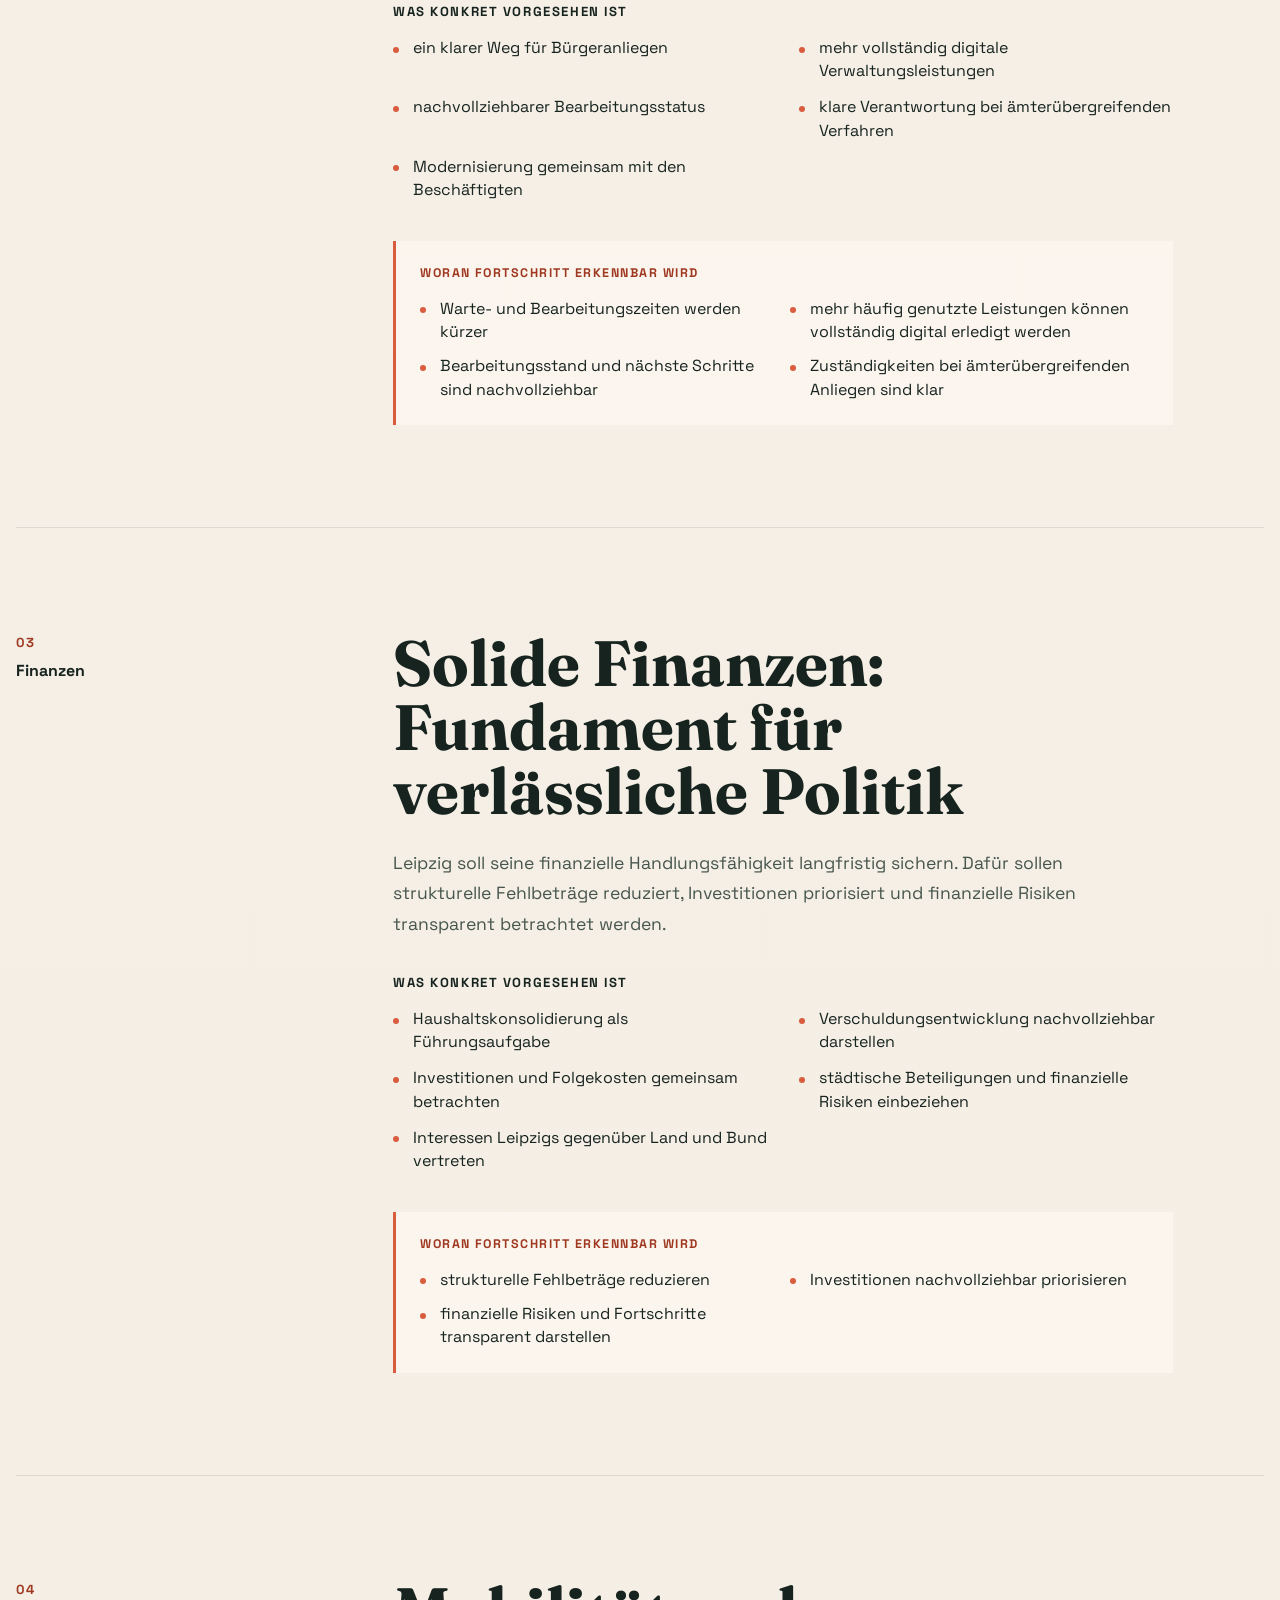
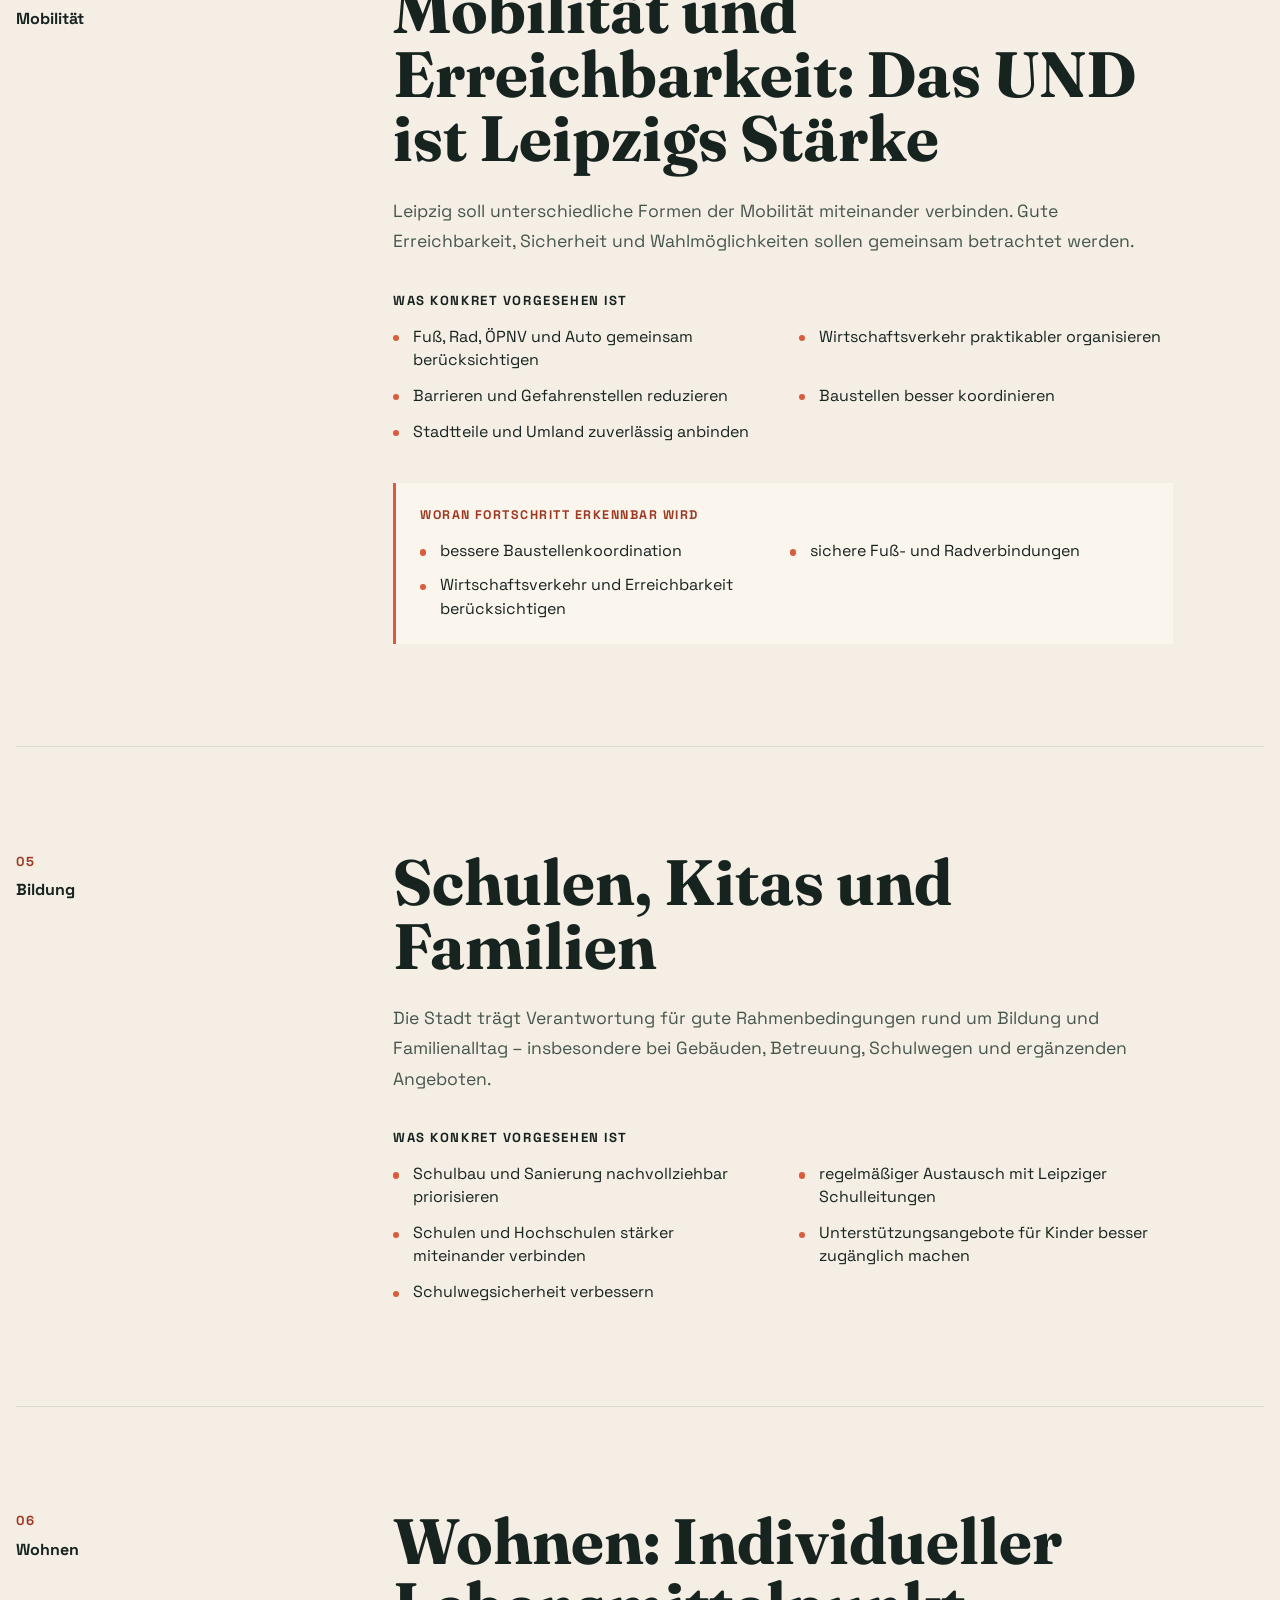
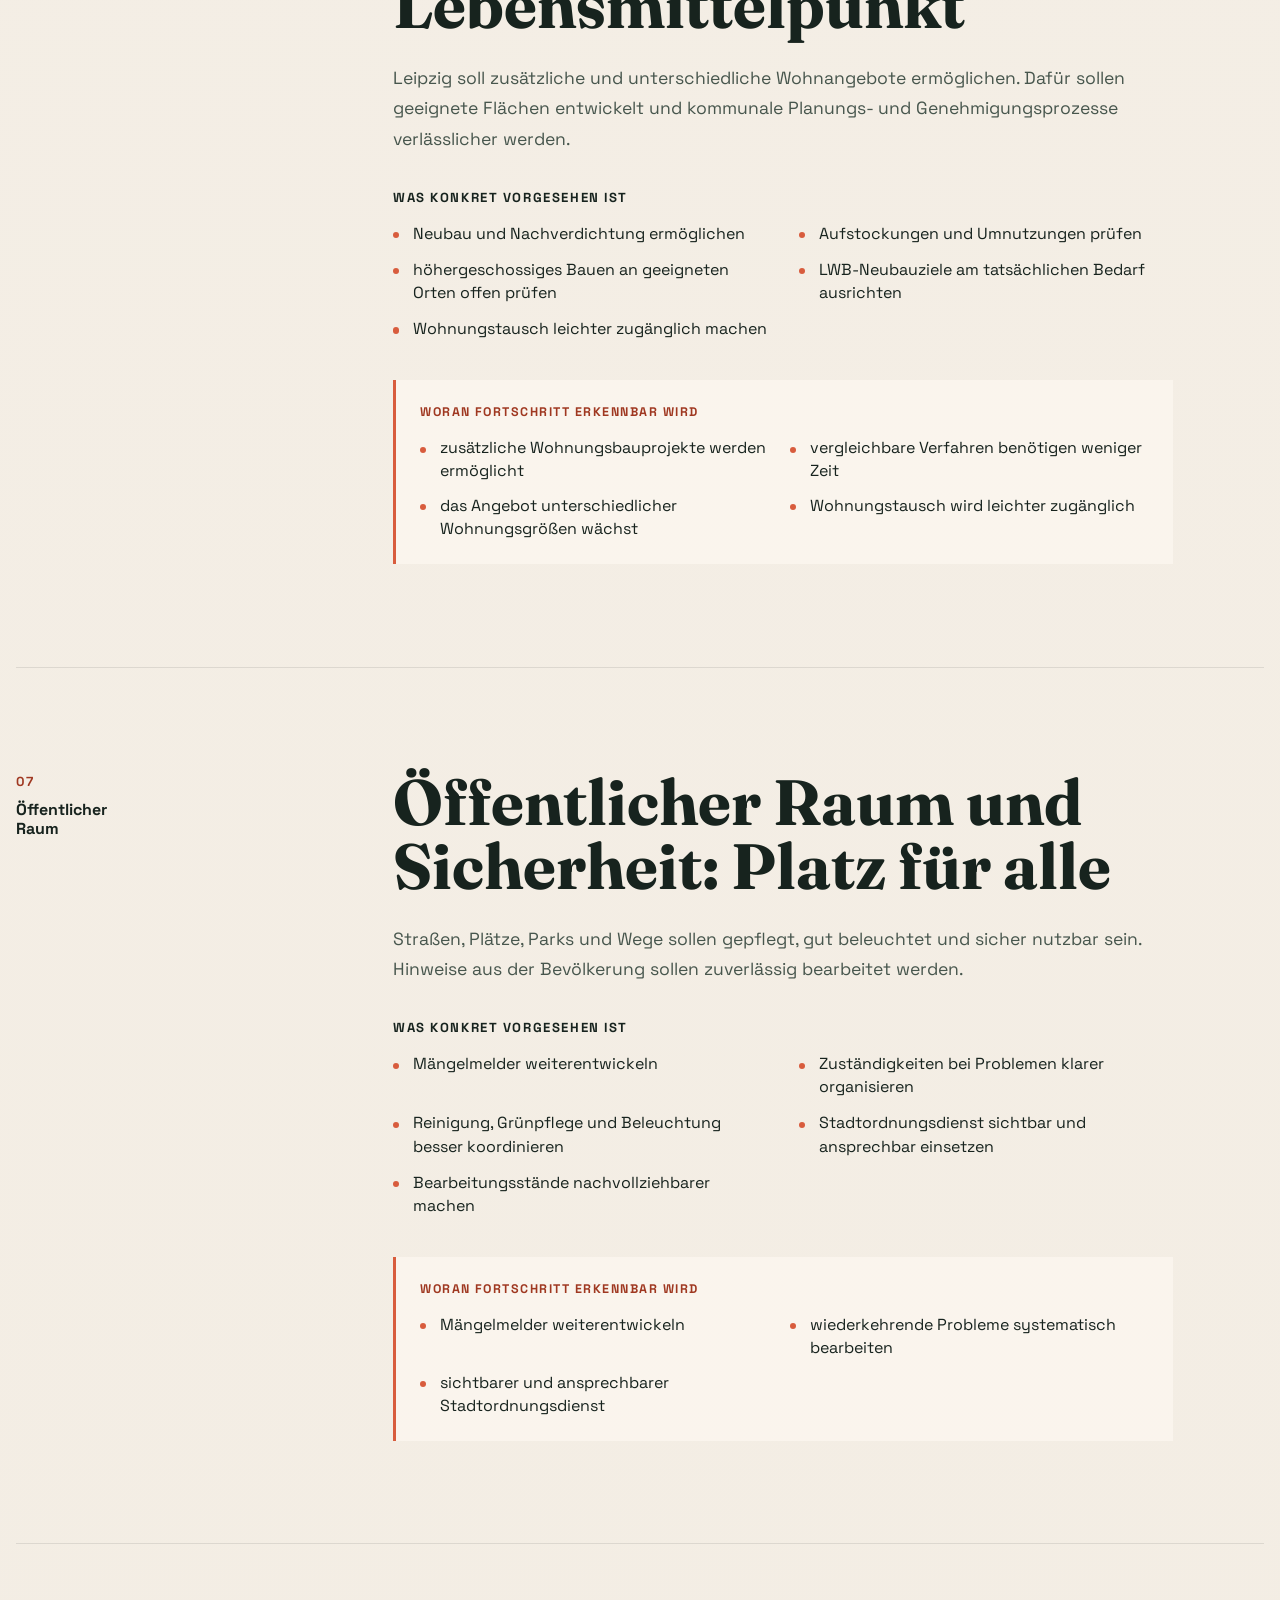
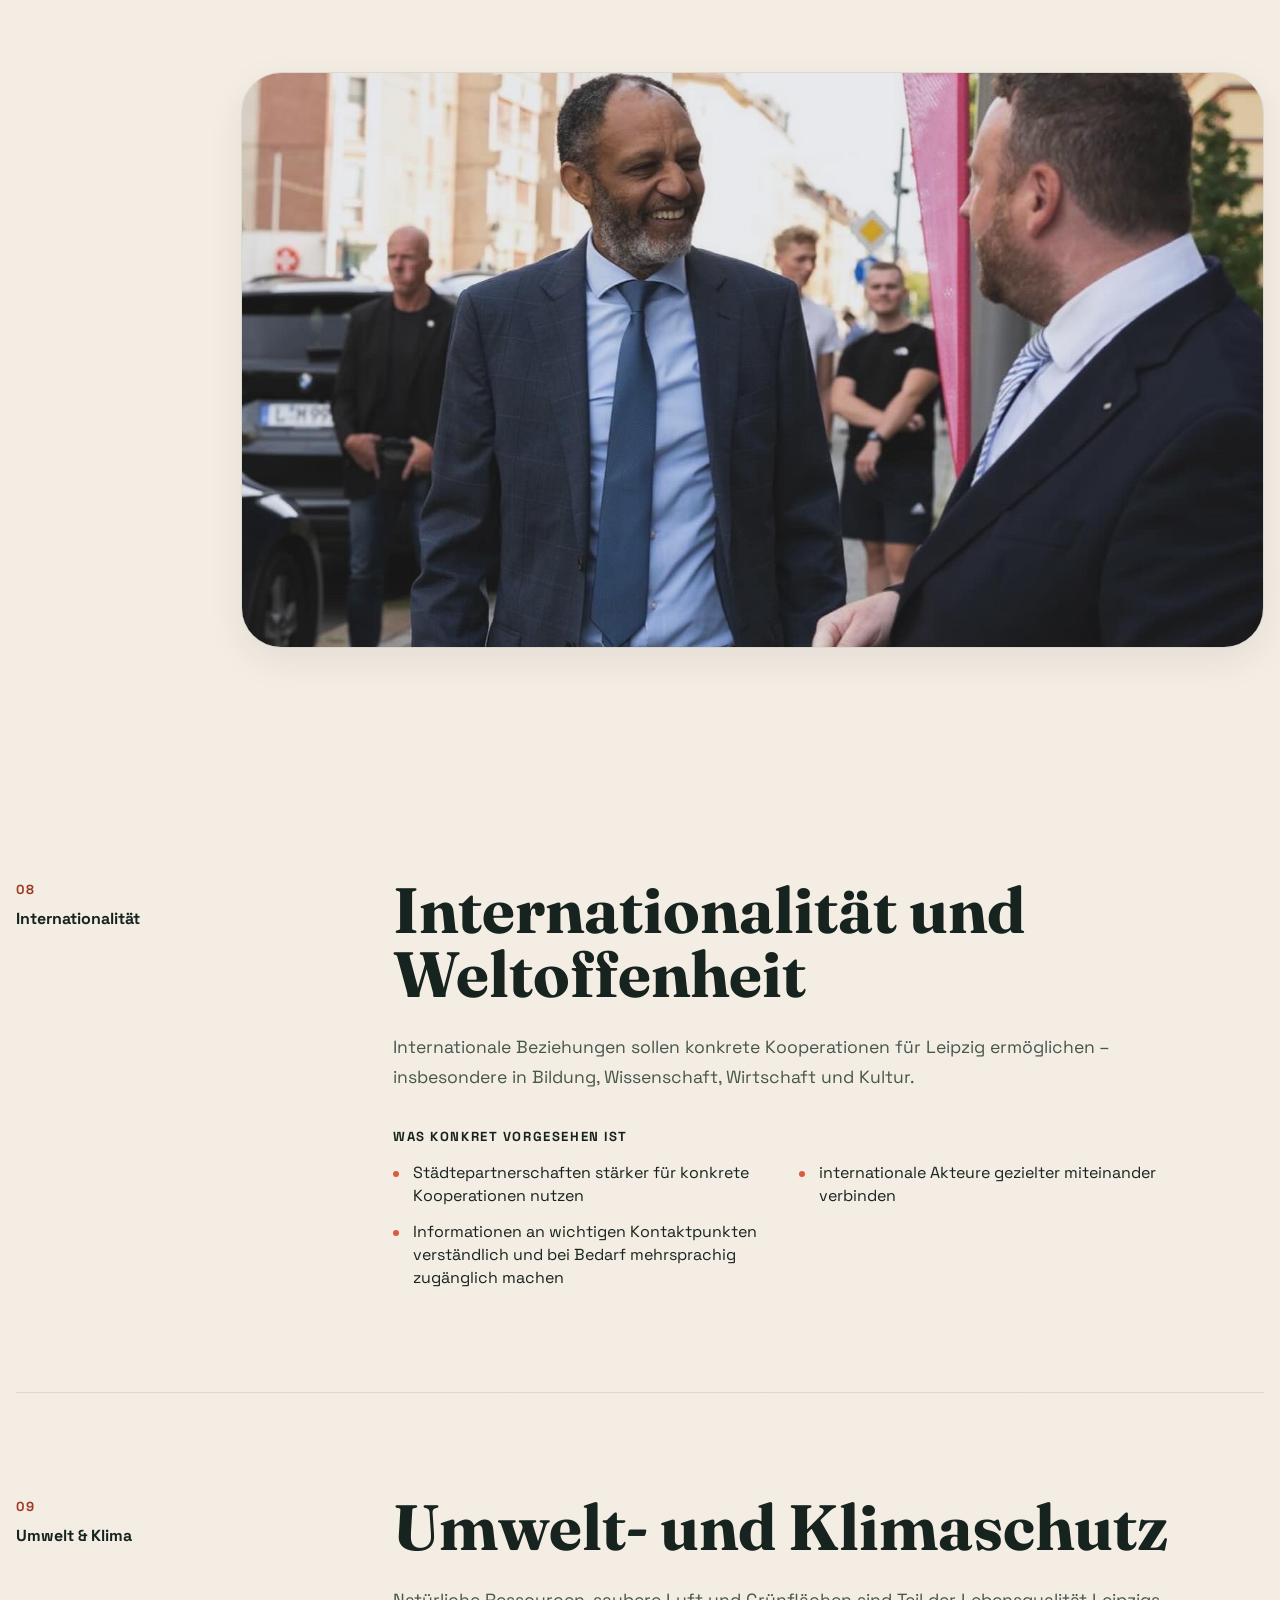
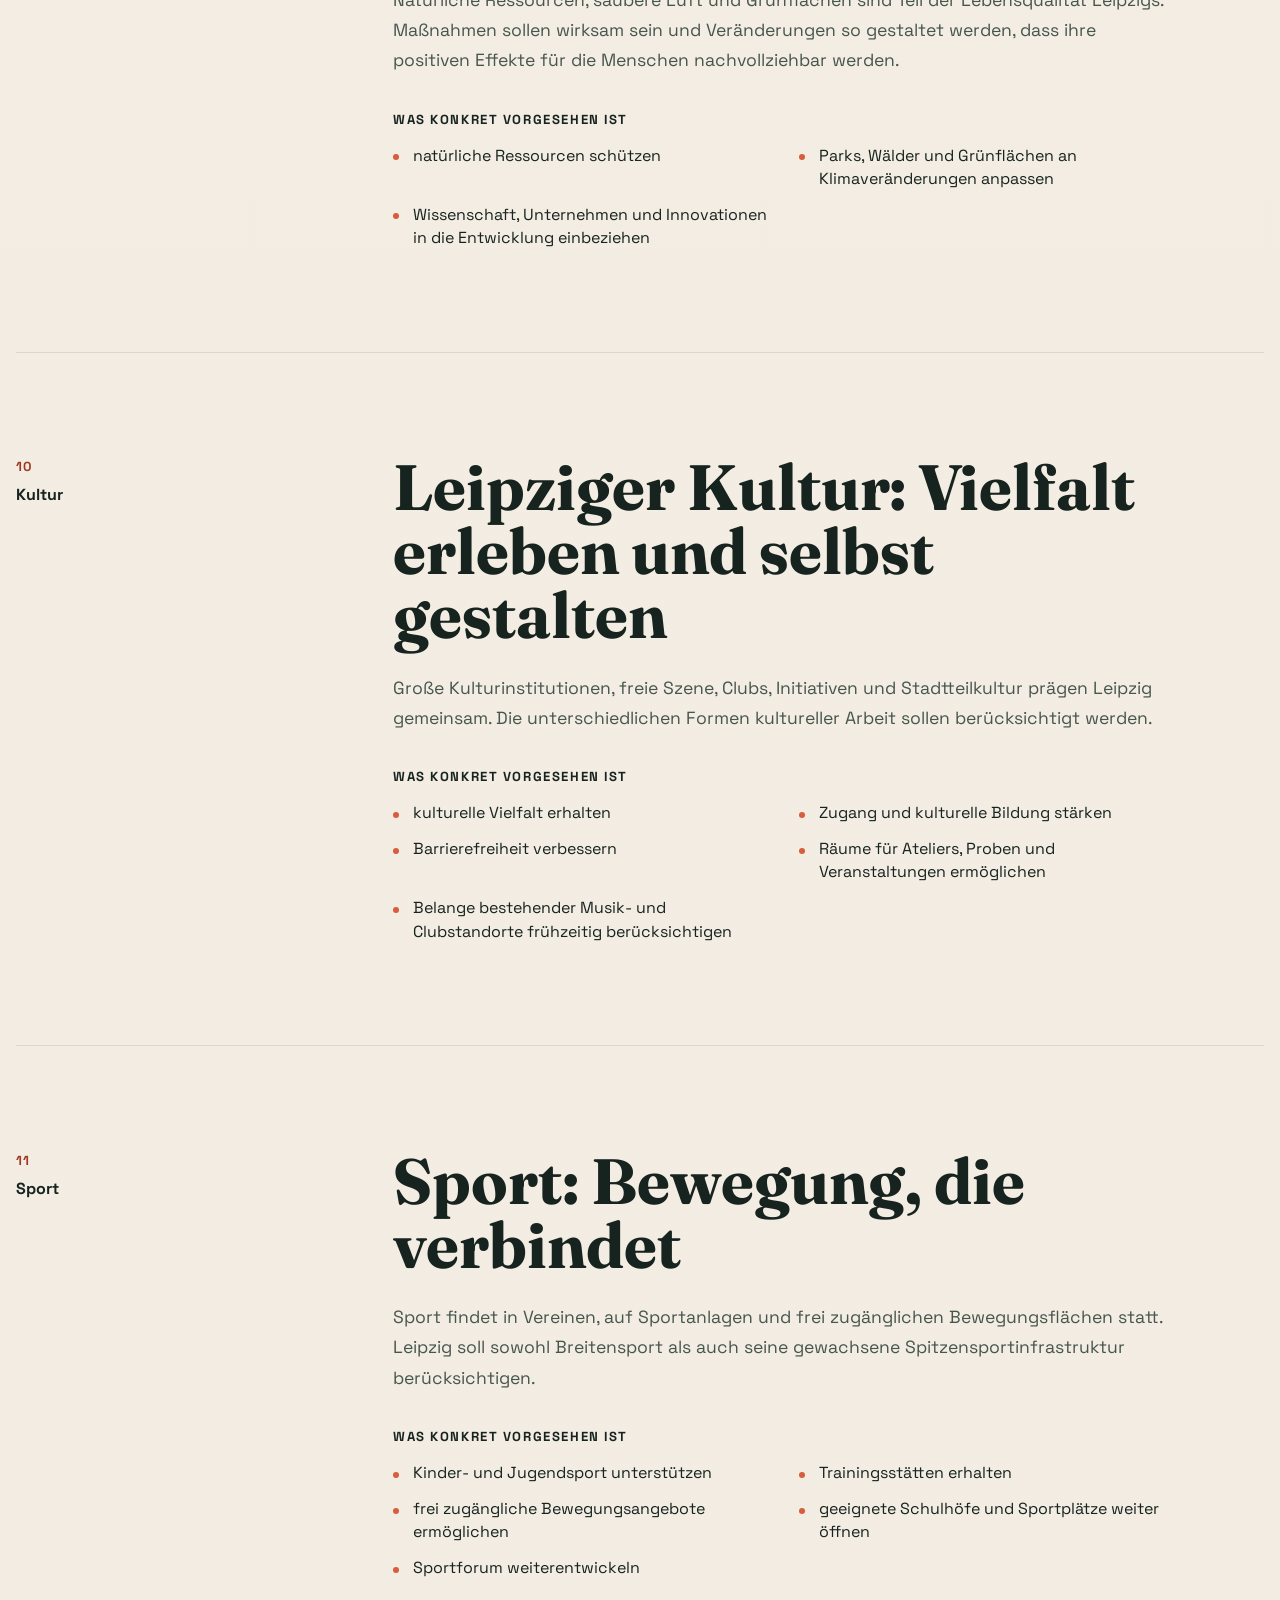
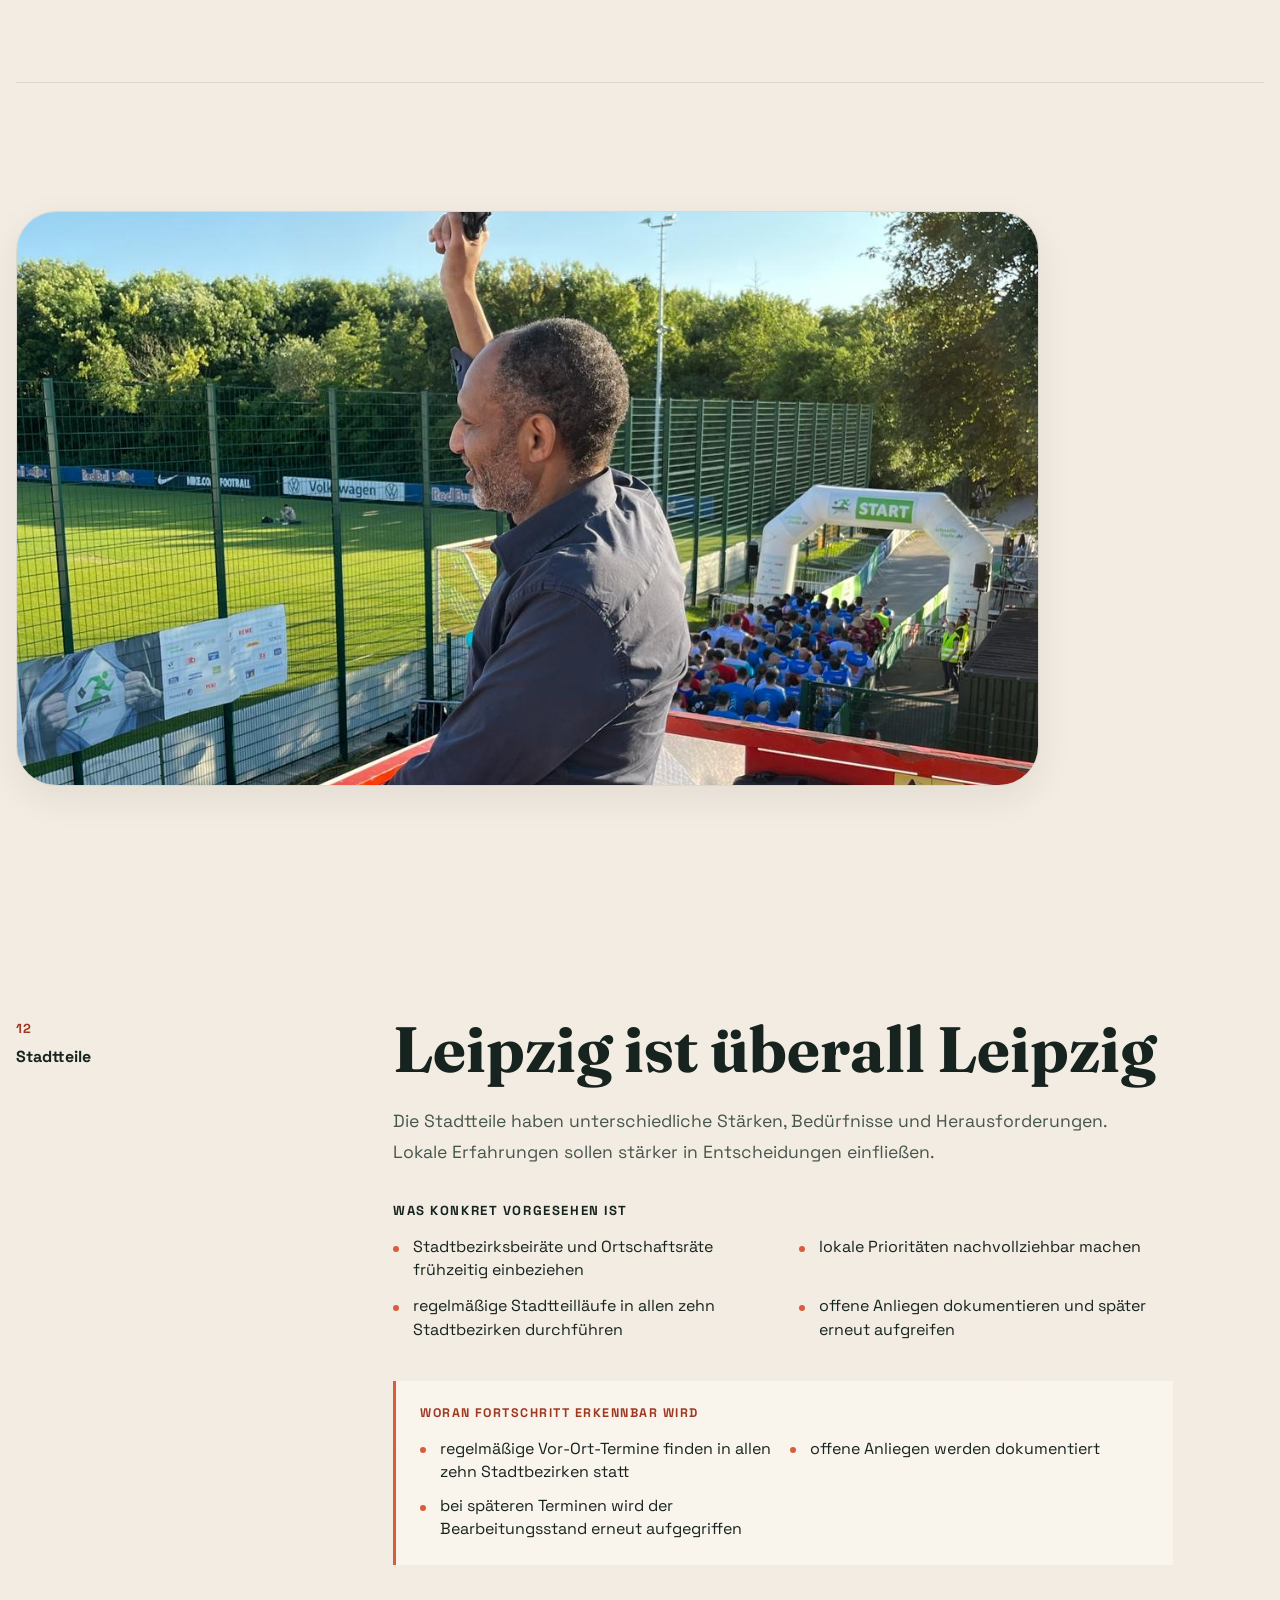
<file: programm/index.html>
<!DOCTYPE html>
<html lang="de">
  <head>
    <meta charset="UTF-8" />
    <meta name="viewport" content="width=device-width, initial-scale=1.0" />
    <meta name="robots" content="noindex, nofollow" />
    <title>Wahlprogramm | Getu Abraham für Leipzig</title>
    <meta
      name="description"
      content="Das Wahlprogramm von Prof. Dr. Getu Abraham für Leipzig: Wirtschaft, Verwaltung, Finanzen, Mobilität, Bildung, Wohnen, Stadtteile und weitere Themen im Überblick."
    />
    <link rel="canonical" href="https://getu-wk.vercel.app/programm/" />
    <link rel="preconnect" href="https://fonts.googleapis.com" />
    <link rel="preconnect" href="https://fonts.gstatic.com" crossorigin />
    <link
      href="https://fonts.googleapis.com/css2?family=Space+Grotesk:wght@400;500;700&family=Fraunces:wght@600;700&display=swap"
      rel="stylesheet"
    />
    <link rel="stylesheet" href="../styles.css?v=20261030-01" />
    <link rel="stylesheet" href="/programm/programm.css?v=20261012-02" />
  </head>
  <body class="program-page">
    <aside class="signature-banner" aria-labelledby="signature-banner-title">
        <div class="signature-banner__inner">
        <div class="signature-banner__copy">
          <p class="signature-banner__title" id="signature-banner-title">Eine Unterschrift für meine Kandidatur.</p>
          <p class="signature-banner__text">Damit ich zur Oberbürgermeisterwahl 2027 antreten kann, brauche ich Ihre Unterstützungsunterschrift.</p>
        </div>
        <a class="button signature-banner__action" href="/unterschriften/">Ort &amp; Zeiten ansehen <span aria-hidden="true">→</span></a>
        </div>
      </aside><div class="page-shell program-shell">
      <header class="site-header">
        <a class="brand" href="../" aria-label="Zur Startseite">
          <span class="brand-copy">
            <strong>Prof. Dr. Getu Abraham</strong>
            <span>Leipzig bewegen</span>
          </span>
        </a>
        <button
          type="button"
          class="button button-small"
          zeffy-form-link="https://www.zeffy.com/embed/donation-form/prof-dr-getu-abraham-fuer-leipzig?modal=true"
        >Spenden</button>
        <button class="menu-toggle" type="button" aria-controls="site-navigation" aria-expanded="false" aria-label="Menü öffnen">
          <svg viewBox="0 0 24 24" fill="none" stroke="currentColor" stroke-width="1.8" stroke-linecap="round" aria-hidden="true"><path class="menu-line-top" d="M4 8h16"/><path class="menu-line-bottom" d="M4 16h16"/></svg>
        </button>
        <nav class="site-nav" id="site-navigation" aria-label="Hauptnavigation">
          <a href="/persoenliches/">Persönliches</a>
          <a href="/themen/">Wahlprogramm</a>
          <a href="/presse/">Presse</a>
          <a href="https://scholar.google.com/scholar?hl=de&amp;as_sdt=0%2C5&amp;q=getu+Abraham+&amp;btnG=" target="_blank" rel="noopener noreferrer" aria-label="Wissenschaftliche Veröffentlichungen"><span>Wissenschaftliche<br />Veröffentlichungen</span></a>
          <a href="/#kontakt">Kontakt</a>
        </nav>
      </header>
      

      <main id="top">
        <section class="program-hero" aria-labelledby="program-title">
          <div class="program-hero-copy">
            <p class="eyebrow">Wahlprogramm 2027</p>
            <h1 id="program-title">Mein Programm für Leipzig</h1>
            <p class="program-lead">
              13 Themenfelder, konkrete Vorhaben und Kriterien, an denen Fortschritt
              nachvollziehbar werden soll.
            </p>
            <p class="program-intro-copy">
              Leipzig steht vor unterschiedlichen Aufgaben – von wirtschaftlicher
              Entwicklung und funktionierender Verwaltung über Wohnen, Mobilität und
              Bildung bis zu Kultur, Sport und dem Zusammenleben in den Stadtteilen.
              Auf dieser Seite sind die zentralen Punkte des Programms zusammengefasst.
            </p>
            <a class="program-text-link" href="#themenuebersicht">Zu den Themen <span aria-hidden="true">↓</span></a>
          </div>
          <div
            class="program-image-slot program-image-slot-hero"
            data-program-image
            data-image-key="hero"
          ></div>
        </section>

        <section class="program-method" aria-labelledby="method-title">
          <div class="program-section-heading">
            <p class="eyebrow">Wie das Programm aufgebaut ist</p>
            <h2 id="method-title">Nicht nur Ziele. Auch die Frage, was daraus wird.</h2>
          </div>
          <ol class="method-steps">
            <li><span>01</span><strong>Was soll sich verändern?</strong></li>
            <li><span>02</span><strong>Was soll konkret passieren?</strong></li>
            <li><span>03</span><strong>Woran soll Fortschritt erkennbar werden?</strong></li>
          </ol>
          <p class="method-copy">
            Das Programm beschreibt nicht nur politische Ziele, sondern benennt bei
            vielen Themen auch konkrete Vorhaben und Kriterien, an denen ihre Umsetzung
            nachvollzogen werden kann.
          </p>
        </section>

        <nav class="program-anchor-nav" id="themenuebersicht" aria-label="Themen des Wahlprogramms">
          <div class="program-anchor-track" data-program-nav></div>
        </nav>

        <section class="program-highlights" aria-labelledby="compact-title">
          <div class="program-section-heading">
            <p class="eyebrow">Programm kompakt</p>
            <h2 id="compact-title">Worum es in den nächsten Jahren gehen soll</h2>
            <p>Hier werden zentrale Vorhaben aus dem vollständigen Programm in kurzer Form zusammengefasst.</p>
          </div>
          <div class="highlight-grid" data-highlight-grid></div>
        </section>

        <section class="editorial-break editorial-break-first" aria-label="Bildbereich Wissenschaft und Wirtschaft">
          <div
            class="program-image-slot program-image-slot-wide"
            data-program-image
            data-image-key="science"
          ></div>
          <blockquote>„Eine Idee muss der Wirklichkeit standhalten.“</blockquote>
        </section>

        <section class="program-full" aria-labelledby="full-title">
          <div class="program-section-heading program-section-heading-wide">
            <p class="eyebrow">Das vollständige Programm</p>
            <h2 id="full-title">13 Themen für Leipzig</h2>
            <p>Die folgenden Abschnitte fassen die Themen des Wahlprogramms zusammen.</p>
          </div>
          <div class="topic-list" data-topic-list></div>
        </section>

        <section class="program-closing" aria-labelledby="closing-title">
          <p class="eyebrow">Wahlprogramm 2027</p>
          <h2 id="closing-title">Das Programm im Überblick</h2>
          <p>
            Diese Seite fasst die zentralen Inhalte des Wahlprogramms zusammen. Die
            ausführliche Fassung wird nach ihrer finalen Fertigstellung zusätzlich als
            Dokument bereitgestellt.
          </p>
          <div data-program-download></div>
        </section>
      <section class="donation-section" aria-labelledby="donation-title">
        <div class="footer-photo">
          <img
            src="../bilder/getu-mit-hund.jpg"
            alt="Prof. Dr. Getu Abraham begegnet einem Hund"
            width="1000"
            height="1500"
            loading="lazy"
          />
        </div>
        <div class="footer-details">
          <h2 class="donation-title" id="donation-title">Für Spenden</h2>
          <div class="footer-donations">
            <p><strong>Zusammen für Leipzig e.V.</strong></p>
            <p>Sparkasse Leipzig</p>
            <p class="footer-bank-code"><strong>IBAN:</strong> DE97 8605 5592 1090 4228 96</p>
            <p class="footer-bank-code"><strong>BIC:</strong> WELADE8LXXX</p>
            <p class="footer-purpose">Als Verwendungszweck bitte angeben: <strong>OBM-Getu</strong></p>
          </div>
          <button type="button" class="button donation-button" zeffy-form-link="https://www.zeffy.com/embed/donation-form/prof-dr-getu-abraham-fuer-leipzig?modal=true">Spenden</button>
          <p class="donation-receipt">Bitte geben Sie bei Ihrer Überweisung Ihren Namen und Ihre Anschrift an, zum Beispiel: <strong><em>Max Mustermann, Wahlkampfspende, Musterstraße 22, 04109 Leipzig</em></strong>. Selbstverständlich erhalten Sie eine Spendenbescheinigung, sodass Sie diese steuerlich geltend machen können.</p>
          <p class="donation-note"><strong>Übrigens:</strong> Ihre Spende für #TeamGetu kommt vollständig bei Zusammen für Leipzig e.V. an. Im Formular wird zusätzlich ein freiwilliger Beitrag für unseren Dienstleister Zeffy vorgeschlagen. Dieser unterstützt ausschließlich Zeffy und gehört nicht zu Ihrer Spende für unsere Kampagne. Sie können den Zusatzbeitrag ändern oder auf <strong>0 €</strong> setzen.</p>
        </div>
      </section>
      </main>

      <footer class="site-footer" id="kontakt">
        <div class="footer-contact-copy">
          <p class="eyebrow">Kontakt</p>
          <a class="footer-email" href="mailto:kontakt@getu-abraham.de">kontakt@getu-abraham.de</a>
        </div>
        <div class="footer-links">
          <nav class="footer-social" aria-label="Kontakt und soziale Medien">
            <a class="button button-secondary" href="https://www.instagram.com/getu_abraham_leipzig/" target="_blank" rel="noopener noreferrer" aria-label="Instagram" title="Instagram"><svg viewBox="0 0 24 24" fill="none" stroke="currentColor" stroke-width="1.8" aria-hidden="true"><rect x="3" y="3" width="18" height="18" rx="5"/><circle cx="12" cy="12" r="4"/><circle cx="17.5" cy="6.5" r="1" fill="currentColor" stroke="none"/></svg></a>
            <a class="button button-secondary" href="https://www.facebook.com/getu.abraham.9" target="_blank" rel="noopener noreferrer" aria-label="Facebook" title="Facebook"><svg viewBox="0 0 24 24" fill="currentColor" aria-hidden="true"><path d="M14 22v-9h3l.5-4H14V6.5c0-1.1.3-1.5 1.5-1.5H18V1.3A26 26 0 0 0 15 1c-3.2 0-5 1.9-5 5v3H7v4h3v9z"/></svg></a>
            <a class="button button-secondary" href="mailto:kontakt@getu-abraham.de" aria-label="E-Mail" title="E-Mail"><svg viewBox="0 0 24 24" fill="none" stroke="currentColor" stroke-width="1.8" stroke-linecap="round" stroke-linejoin="round" aria-hidden="true"><rect x="2.5" y="4.5" width="19" height="15" rx="3"/><path d="m3.5 6 8.5 7 8.5-7"/></svg></a>
          </nav>
          <a class="footer-legal-link" href="../impressum.html">Impressum</a>
        </div>
      </footer>
    </div>

    <script src="../script.js?v=20261012-02"></script>
    <script src="https://zeffy-scripts.s3.ca-central-1.amazonaws.com/embed-form-script.min.js"></script>
    <script src="/programm/programm.js"></script>
  </body>
</html>
</file>
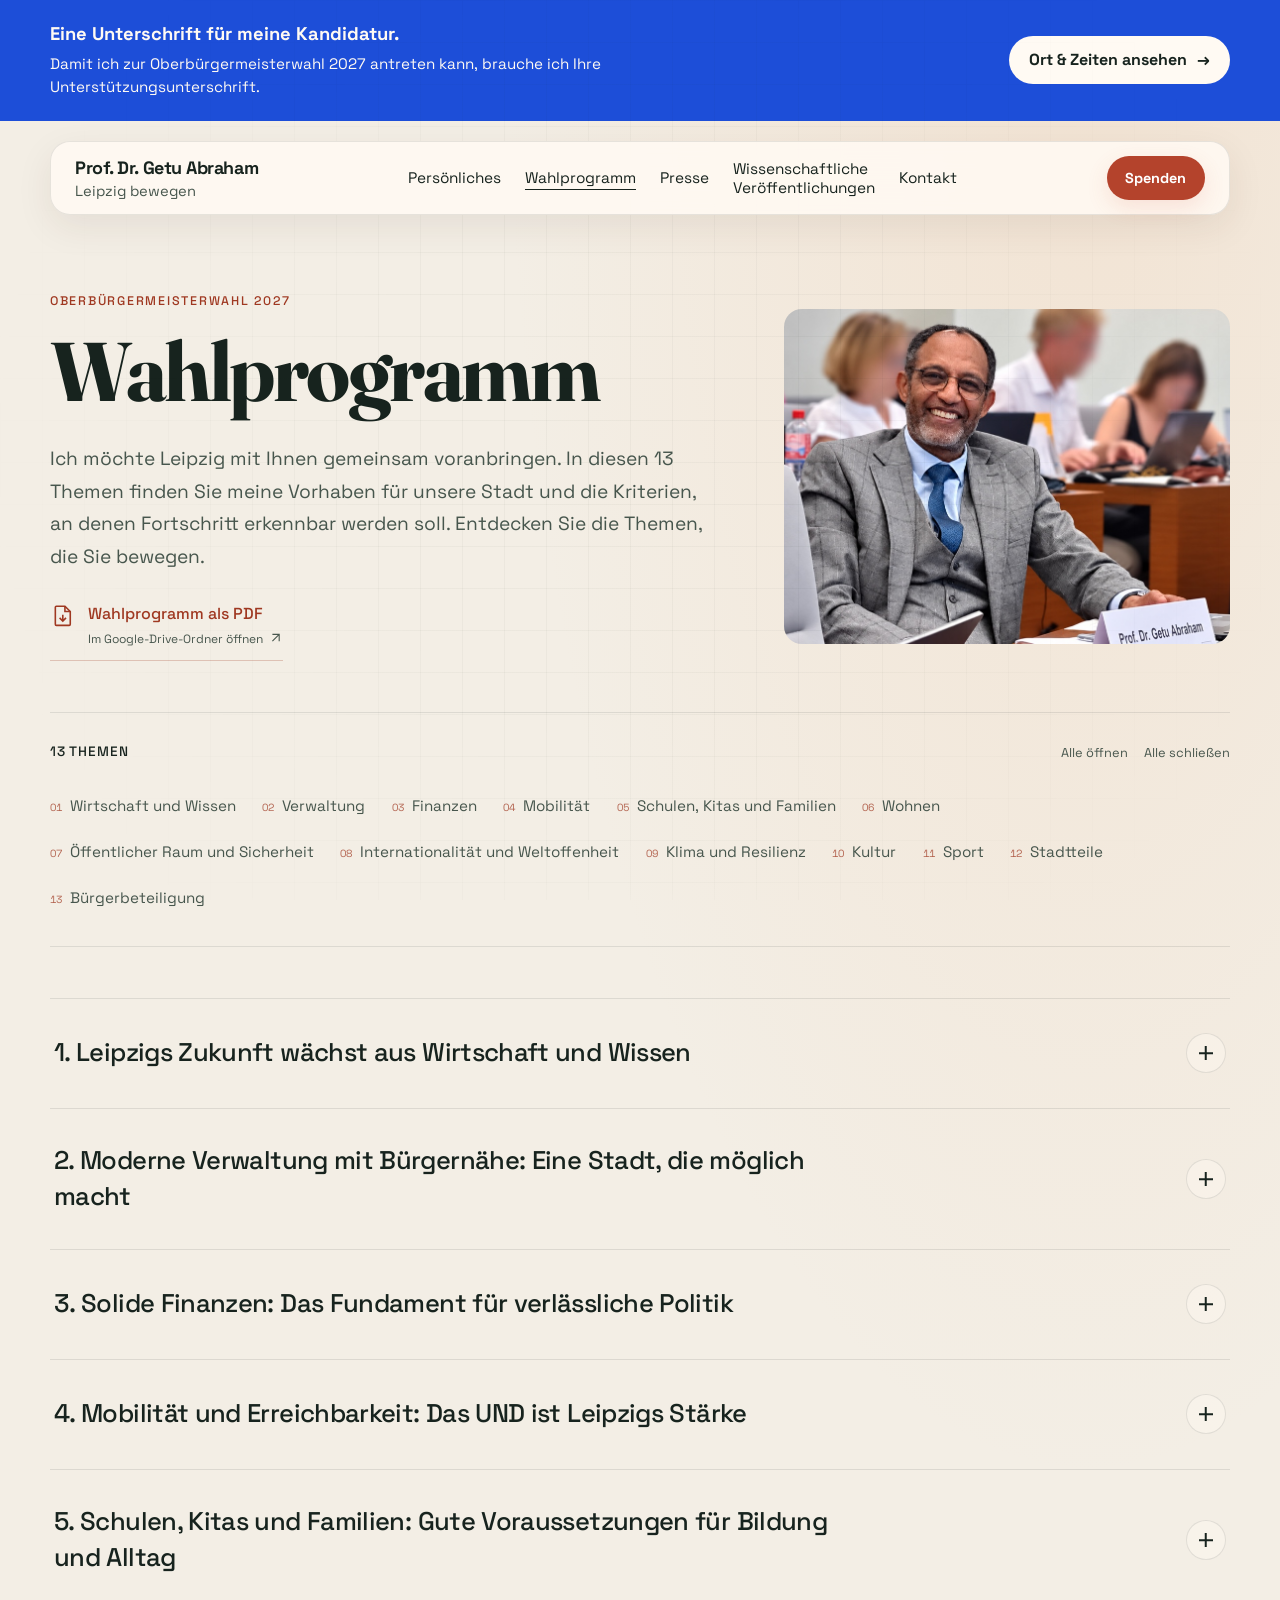
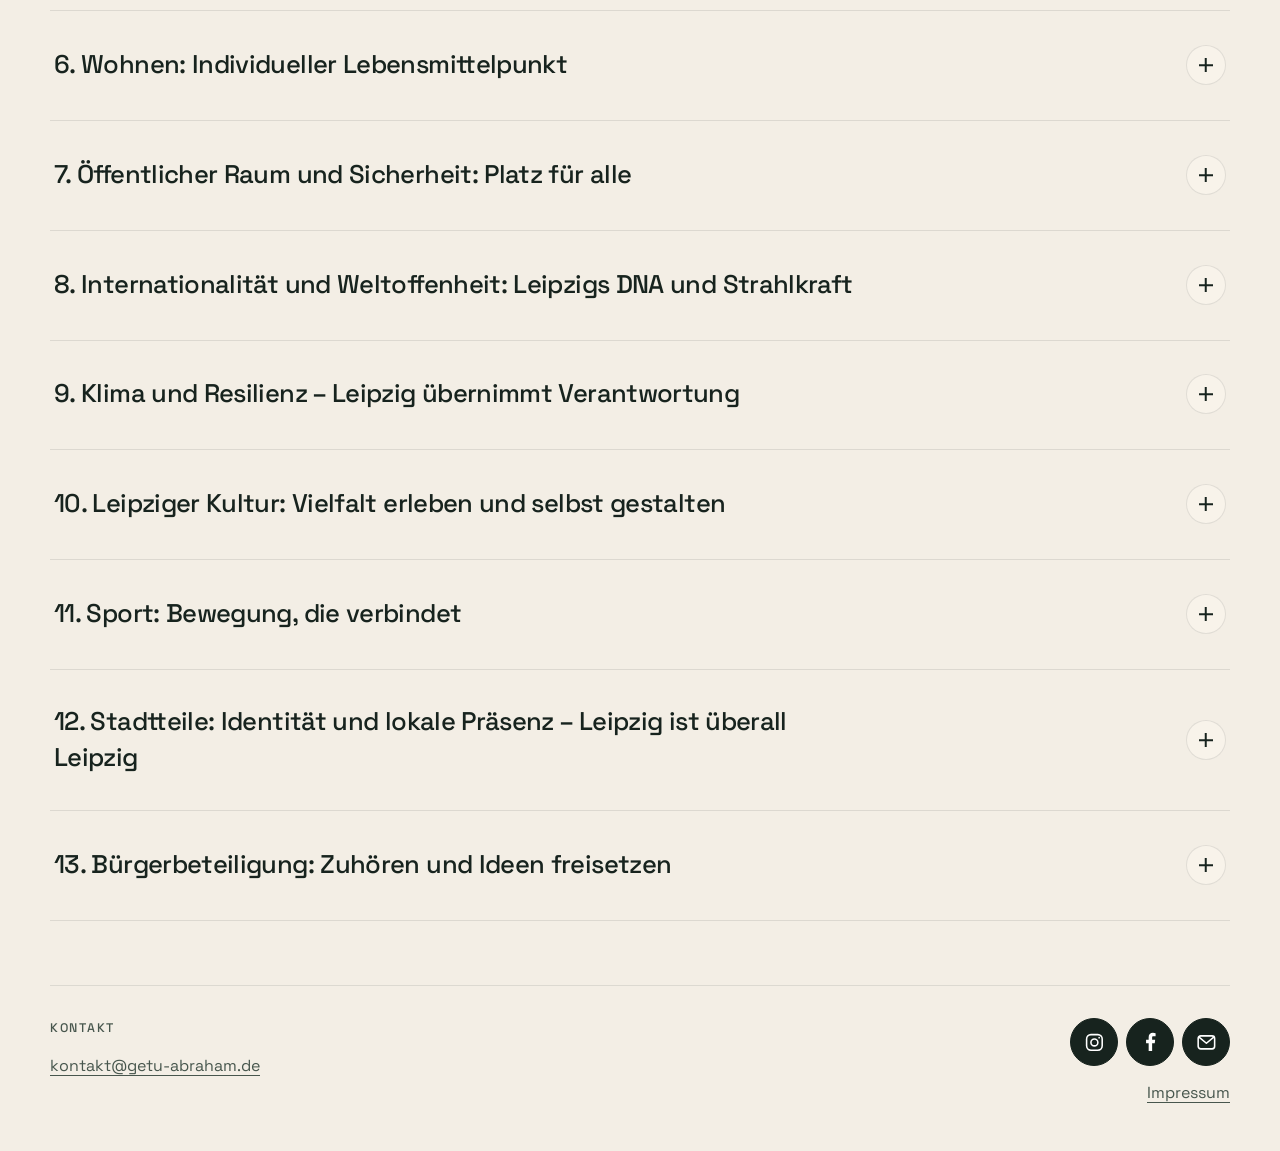
<file: themen/index.html>
<!DOCTYPE html>
<html lang="de">
<head>
  <meta charset="utf-8" />
  <meta name="viewport" content="width=device-width, initial-scale=1" />
  
  <title>Wahlprogramm 2027 | Prof. Dr. Getu Abraham</title>
  <link rel="preconnect" href="https://fonts.googleapis.com" />
  <link rel="preconnect" href="https://fonts.gstatic.com" crossorigin />
  <link href="https://fonts.googleapis.com/css2?family=Space+Grotesk:wght@400;500;700&family=Fraunces:wght@600;700&display=swap" rel="stylesheet" />
  <link rel="stylesheet" href="../styles.css?v=20261030-01" />
  <link rel="stylesheet" href="./themen.css?v=20261026-02" />
  <script src="../script.js?v=20261012-02" defer></script>
  <script src="./themen.js?v=20261025-05" defer></script>
</head>
<body class="programme-page">
  <a class="programme-skip" href="#wahlprogramm">Zum Wahlprogramm</a>
  <aside class="signature-banner" aria-labelledby="signature-banner-title">
        <div class="signature-banner__inner">
        <div class="signature-banner__copy">
          <p class="signature-banner__title" id="signature-banner-title">Eine Unterschrift für meine Kandidatur.</p>
          <p class="signature-banner__text">Damit ich zur Oberbürgermeisterwahl 2027 antreten kann, brauche ich Ihre Unterstützungsunterschrift.</p>
        </div>
        <a class="button signature-banner__action" href="/unterschriften/">Ort &amp; Zeiten ansehen <span aria-hidden="true">→</span></a>
        </div>
      </aside><div class="page-shell">
      <header class="site-header">
        <a class="brand" href="../" aria-label="Zur Startseite">
          <span class="brand-copy"><strong>Prof. Dr. Getu Abraham</strong><span>Leipzig bewegen</span></span>
        </a>
        <button type="button" class="button button-small" zeffy-form-link="https://www.zeffy.com/embed/donation-form/prof-dr-getu-abraham-fuer-leipzig?modal=true">Spenden</button>
        <button class="menu-toggle" type="button" aria-controls="site-navigation" aria-expanded="false" aria-label="Menü öffnen">
          <svg viewBox="0 0 24 24" fill="none" stroke="currentColor" stroke-width="1.8" stroke-linecap="round" aria-hidden="true"><path class="menu-line-top" d="M4 8h16"/><path class="menu-line-bottom" d="M4 16h16"/></svg>
        </button>
        <nav class="site-nav" id="site-navigation" aria-label="Hauptnavigation">
          <a href="/persoenliches/">Persönliches</a>
          <a href="/themen/" aria-current="page">Wahlprogramm</a>
          <a href="/presse/">Presse</a>
          <a href="https://scholar.google.com/scholar?hl=de&amp;as_sdt=0%2C5&amp;q=getu+Abraham+&amp;btnG=" target="_blank" rel="noopener noreferrer" aria-label="Wissenschaftliche Veröffentlichungen"><span>Wissenschaftliche<br />Veröffentlichungen</span></a>
          <a href="/#kontakt">Kontakt</a>
        </nav>
      </header>
      
    <main class="programme-main" id="wahlprogramm">
      <div class="programme-intro">
        <p class="eyebrow">Oberbürgermeisterwahl 2027</p>
        <h1>Wahlprogramm</h1>
        <div class="programme-intro-layout">
          <p class="programme-invitation">Ich möchte Leipzig mit Ihnen gemeinsam voranbringen. In diesen 13 Themen finden Sie meine Vorhaben für unsere Stadt und die Kriterien, an denen Fortschritt erkennbar werden soll. Entdecken Sie die Themen, die Sie bewegen.</p>
          <figure class="programme-portrait">
            <img src="./bilder/getu-sitzung-fokus.jpg" alt="Prof. Dr. Getu Abraham sitzt lächelnd an einem Sitzungstisch." width="1200" height="675" decoding="async" fetchpriority="high" />
          </figure>
          <a class="programme-pdf" href="https://drive.google.com/drive/folders/1VnPWiy6QRjdI9GCBzM7H0LSahE7gWOVV?usp=sharing" target="_blank" rel="noopener noreferrer" aria-label="Wahlprogramm als PDF – im Google-Drive-Ordner öffnen (neuer Tab)">
            <svg viewBox="0 0 24 24" fill="none" stroke="currentColor" stroke-width="1.5" aria-hidden="true"><path d="M14 3H6a1 1 0 0 0-1 1v16a1 1 0 0 0 1 1h12a1 1 0 0 0 1-1V8z"/><path d="M14 3v5h5M12 11v6m-3-3 3 3 3-3"/></svg>
            <span><strong>Wahlprogramm als PDF</strong><span>Im Google-Drive-Ordner öffnen<svg viewBox="0 0 16 16" fill="none" stroke="currentColor" stroke-width="1.3" aria-hidden="true"><path d="M4 12 12 4M4 4h8v8"/></svg></span></span>
          </a>
        </div>
      </div>
      <nav class="programme-overview" aria-labelledby="programme-overview-title">
        <div class="programme-toolbar">
          <h2 class="programme-count" id="programme-overview-title">13 Themen</h2>
          <div class="programme-tools" aria-label="Alle Themen steuern" hidden>
            <button type="button" data-open-all>Alle öffnen</button>
            <button type="button" data-close-all>Alle schließen</button>
          </div>
        </div>
        <ol class="programme-topic-links"><li><a href="#wirtschaft" data-topic-link><span class="programme-link-number" aria-hidden="true">01</span><span>Wirtschaft und Wissen</span></a></li>
<li><a href="#verwaltung" data-topic-link><span class="programme-link-number" aria-hidden="true">02</span><span>Verwaltung</span></a></li>
<li><a href="#finanzen" data-topic-link><span class="programme-link-number" aria-hidden="true">03</span><span>Finanzen</span></a></li>
<li><a href="#mobilitaet" data-topic-link><span class="programme-link-number" aria-hidden="true">04</span><span>Mobilität</span></a></li>
<li><a href="#bildung" data-topic-link><span class="programme-link-number" aria-hidden="true">05</span><span>Schulen, Kitas und Familien</span></a></li>
<li><a href="#wohnen" data-topic-link><span class="programme-link-number" aria-hidden="true">06</span><span>Wohnen</span></a></li>
<li><a href="#oeffentlicher-raum" data-topic-link><span class="programme-link-number" aria-hidden="true">07</span><span>Öffentlicher Raum und Sicherheit</span></a></li>
<li><a href="#internationalitaet" data-topic-link><span class="programme-link-number" aria-hidden="true">08</span><span>Internationalität und Weltoffenheit</span></a></li>
<li><a href="#klima" data-topic-link><span class="programme-link-number" aria-hidden="true">09</span><span>Klima und Resilienz</span></a></li>
<li><a href="#kultur" data-topic-link><span class="programme-link-number" aria-hidden="true">10</span><span>Kultur</span></a></li>
<li><a href="#sport" data-topic-link><span class="programme-link-number" aria-hidden="true">11</span><span>Sport</span></a></li>
<li><a href="#stadtteile" data-topic-link><span class="programme-link-number" aria-hidden="true">12</span><span>Stadtteile</span></a></li>
<li><a href="#buergerbeteiligung" data-topic-link><span class="programme-link-number" aria-hidden="true">13</span><span>Bürgerbeteiligung</span></a></li></ol>
      </nav>
      <div class="programme-accordion"><section class="programme-topic" id="wirtschaft">
  <h2 class="programme-heading"><button type="button" id="toggle-wirtschaft" data-topic-toggle aria-expanded="true" aria-controls="panel-wirtschaft" disabled><span data-source-p="0"><strong>1. Leipzigs Zukunft wächst aus Wirtschaft und Wissen</strong></span><span class="topic-indicator" aria-hidden="true"></span></button></h2>
  <div class="programme-panel" id="panel-wirtschaft" aria-labelledby="toggle-wirtschaft">
    <div class="programme-reading"><div class="programme-permalink"><a href="#wirtschaft" aria-label="Direktlink zu 1. Leipzigs Zukunft wächst aus Wirtschaft und Wissen"><svg viewBox="0 0 24 24" aria-hidden="true" fill="none" stroke="currentColor" stroke-width="1.5"><path d="m10 13 4-4m-7 1-2 2a4 4 0 0 0 6 6l2-2m-2-8 2-2a4 4 0 0 1 6 6l-2 2"/></svg>Direktlink</a></div>
      <p data-source-p="1">Leipzig ist eine traditionsreiche Handels-, Messe- und Wissenschaftsstadt von europäischem Rang – und zugleich eine dynamische Gründerstadt mit starkem Mittelstand, vielfältigem Handwerk und einer außergewöhnlich dichten Hochschul- und Forschungslandschaft.</p><p data-source-p="2">Diese Stärken zusammenzuführen, gehört zu den wichtigsten Aufgaben der nächsten Jahre. Denn wirtschaftliche Entwicklung entsteht dort, wo unternehmerische Kraft, wissenschaftliche Stärke, internationale Verbindungen und gute Rahmenbedingungen zusammenkommen.</p><h3 data-source-p="3"><strong>Gute Bedingungen für Unternehmen</strong></h3><p data-source-p="4">Dabei verdienen die Unternehmen, die unsere Stadt heute tragen, ebenso viel Aufmerksamkeit wie die Branchen und Technologien, aus denen neues Wachstum entstehen kann. Mittelständler, Handwerksbetriebe, Selbständige, Händler und Start-ups brauchen verlässliche Rahmenbedingungen. Dazu gehören vor allem erreichbare Ansprechpartner, geeignete Flächen, nachvollziehbare Genehmigungswege und Entscheidungen, mit denen sie planen können.</p><p data-source-p="5">Aus eigener unternehmerischer Erfahrung weiß ich, wie wichtig Planbarkeit für betriebliche Entscheidungen ist. Wirtschaftsförderung beschränkt sich nicht auf die Ansiedlung neuer Unternehmen. Sie zeigt sich ebenso darin, dass bestehende Betriebe wachsen, investieren, gute Arbeitsplätze sichern und ihre Unternehmensnachfolge gestalten können. </p><h3 data-source-p="6"><strong>Wissen als wirtschaftliche Kraft</strong></h3><p data-source-p="7">Gleichzeitig verfügt Leipzig mit seiner Universität, seinen Hochschulen und zahlreichen Forschungsinstituten sowie vielen hervorragend ausgebildeten Menschen über ein Potenzial, das noch stärker zur wirtschaftlichen Entwicklung der Stadt beitragen kann. Dieses Wissen ist nicht nur ein Standortvorteil, sondern selbst eine wirtschaftliche Kraft.</p><p data-source-p="8">Besondere Entwicklungschancen liegen dort, wo starke Forschung, qualifizierte Fachkräfte und wirtschaftliche Anknüpfungspunkte bereits zusammentreffen – etwa in Life Sciences und Medizin, der Digitalwirtschaft sowie bei Umwelt-, Energie- und Wassertechnologien.</p><p data-source-p="9">Frühe Kontakte von Studierenden zu Leipziger Unternehmen erleichtern den Übergang in die berufliche Praxis. Gute Perspektiven in Wissenschaft, Gründung und Wirtschaft erhöhen zugleich die Chance, dass hervorragend ausgebildete Menschen nach ihrem Abschluss in Leipzig bleiben – ein Anliegen, das mir als Wissenschaftler besonders am Herzen liegt.</p><h3 data-source-p="10"><strong>Aus Wissen Innovation, Gründungen und Ansiedlungen machen</strong></h3><p data-source-p="11">Entscheidend ist, dass wissenschaftliche Erkenntnisse häufiger den Weg in praktische Anwendung und wirtschaftliche Wertschöpfung finden. Dafür müssen Forschungskompetenzen und konkrete Bedarfe von Unternehmen gezielter zusammengebracht werden.</p><p data-source-p="12">Aus meiner wissenschaftlichen Arbeit weiß ich, wie sehr erfolgreiche Forschung und ihr Transfer von tragfähigen Netzwerken und passenden Partnern abhängen. Diese Erfahrung und meine fachlichen Kontakte bringe ich für Leipzig ein, damit Forschungseinrichtungen, Unternehmen, Gründer und Investoren leichter zueinanderfinden. Wissenschaftstransfer erschöpft sich nicht in Start-ups: Aus Forschung können neue Produkte und Dienstleistungen, Kooperationen mit bestehenden Unternehmen, Ausgründungen und neue Unternehmensansiedlungen entstehen.</p><p data-source-p="13">Der BioCity Campus auf der Alten Messe zeigt bereits, wie eng Wissenschaft und wirtschaftliche Entwicklung auch räumlich zusammenfinden können. Mit dem Innovationszentrum „one2“ entstehen dort weitere Labor-, Büro- und Entwicklungsflächen für junge und technologieorientierte Unternehmen. Solche Standorte möchte ich als Orte für Forschungsausgründungen, Kooperationen und neue Unternehmensansiedlungen weiter stärken.</p><h3 data-source-p="14"><strong>Zusammenarbeit organisieren – Ergebnisse überprüfen</strong></h3><p data-source-p="15">Ein regelmäßiger Leipziger Wissenschafts- und Wirtschaftsdialog soll Unternehmen, Wissenschaft, Kammern und Gewerkschaften sowie Stadtverwaltung und Wirtschaftsförderung zusammenbringen, um konkrete Hindernisse, Kooperationsmöglichkeiten und Entwicklungspotenziale zu benennen, Lösungen zu erarbeiten und deren Umsetzung zu überprüfen. Zugleich sollen Transferchancen sichtbar und die passenden Ansprechpartner aus Wissenschaft und Wirtschaft miteinander verbunden werden.</p><h3 data-source-p="16"><strong>Leipzigs Wirtschaft und Wissenschaft international stärker vernetzen</strong></h3><p data-source-p="17">Leipzigs Weltoffenheit prägte über Jahrhunderte auch seine wirtschaftliche Stärke. Europa, Nordamerika und Fernost bleiben für Leipzig die wichtigsten wirtschaftlichen und wissenschaftlichen Bezugsräume. Zugleich bietet der globale Süden mit seinen neuen dynamischen Regionen Asiens, Afrikas sowie Mittel- und Südamerikas neue, zusätzliche Chancen. Mit ausgewählten Partnern möchte ich die Beziehungen dort vertiefen, wo Leipziger Unternehmen, Hochschulen und Forschungseinrichtungen konkrete gemeinsame Interessen haben – Motto: BUSINESS MEETS LEIPZIG.</p><p data-source-p="18">Meine langjährigen internationalen Kontakte in Wissenschaft und Wirtschaft sowie zu Auslandsvertretungen bringe ich dafür ein: Einmal im Jahr wird sich der Leipziger Wissenschafts- und Wirtschaftsdialog international öffnen und internationale Wirtschafts- und Wissenschaftspartner im Rahmen eines Business Forums sowie – wo es für konkrete Vorhaben sinnvoll ist – Fachvertreter von Auslandsvertretungen einbeziehen.</p><p data-source-p="19">Der Flughafen Leipzig/Halle bleibt dabei ein wichtiger Teil der internationalen Anbindung unserer Region. Über seine Entwicklung entscheidet Leipzig nicht allein. Die Stadt muss ihre Interessen mit Nachdruck vertreten und gemeinsam mit Sachsen, Sachsen-Anhalt und weiteren Partnern daran arbeiten, seine Funktion für Wirtschaft, Wissenschaft, Messe, Kongresse, Tourismus und internationale Kontakte weiterzuentwickeln.</p><h3 data-source-p="20"><strong>Leipzig als internationale Wissenschafts- und Kongressstadt</strong></h3><p data-source-p="21">Als profilierter Kongressstandort verbindet Leipzig Wissenschaft, Wirtschaft, Kultur und Tourismus in besonderer Weise. Diese Stärke möchte ich ausbauen. Dort, wo unsere Hochschulen und Forschungsinstitute besondere Expertise besitzen, soll die bestehende Zusammenarbeit von wissenschaftlichen Netzwerken, Messe und Congress Center, Wirtschaftsförderung und Tourismusakteuren weiterentwickelt werden, um zusätzliche internationale Fachkongresse und wissenschaftliche Großveranstaltungen für Leipzig zu gewinnen.</p><p data-source-p="22">Was persönliche wissenschaftliche Vernetzung dabei bewirken kann, erlebe ich selbst unmittelbar als Angehöriger des Organisationskomitees des Internationalen Toxikologie-Kongresses 2031 (International Congress of Toxicology 2031), der nach Leipzig vergeben wurde. Er wird im Congress Center Leipzig (CCL) stattfinden, es werden rund 1.500 Teilnehmer aus aller Welt erwartet. Auch der Leipziger Tierärztekongress hat sich mit weit über 7.000 Teilnehmern als feste Größe für unsere Stadt etabliert. Solche Kongresse bringen nicht nur Wissen und internationale sowie nationale Kontakte in die Stadt. Sie stärken zugleich Messe und Congress Center, Hotellerie, Gastronomie und Dienstleister und erhöhen Leipzigs Sichtbarkeit in internationalen Fachnetzwerken. Hier greifen Wissenschafts-, Standort- und Wirtschaftspolitik unmittelbar ineinander.</p><p data-source-p="23"><strong>Mein Ziel ist eine Stadt, in der wirtschaftliche Stärke und neues Wissen einander verstärken – und daraus neue Chancen, attraktive Arbeitsplätze und mehr Wohlstand für Leipzig entstehen.</strong></p><div class="programme-outlook" role="group" aria-labelledby="progress-wirtschaft"><p data-source-p="24" class="programme-progress" id="progress-wirtschaft">Fortschritt wird daran erkennbar, dass</p><ul class="programme-list"><li data-source-p="25">Unternehmen bei Investitions-, Erweiterungs- und Standortvorhaben verlässliche Ansprechpartner erreichen, kommunale Verfahrenswege nachvollziehbar sind und städtische Entscheidungen ihnen verlässliche Planung ermöglichen,</li><li data-source-p="26">mehr konkrete Kooperationen zwischen Forschung und Leipziger Unternehmen entstehen und mehr Forschungs- und Transferprojekte in konkrete Anwendungen, Produkte oder Dienstleistungen münden,</li><li data-source-p="27">zusätzliche Ausgründungen aus Leipzigs Wissenschafts- und Forschungslandschaft entstehen und Leipzig weitere forschungs- und innovationsnahe Unternehmensansiedlungen gewinnt,</li><li data-source-p="28">aus dem Leipziger Wissenschafts- und Wirtschaftsdialog – einschließlich seiner internationalen Öffnung – konkrete Vorhaben hervorgehen und deren Umsetzung nachvollziehbar dokumentiert und regelmäßig überprüft wird,</li><li data-source-p="29">Leipzig zusätzliche internationale Fachkongresse gewinnt, die an besondere wissenschaftliche Kompetenzen der Stadt anknüpfen.</li></ul></div>
    </div>
  </div>
</section>
<section class="programme-topic" id="verwaltung">
  <h2 class="programme-heading"><button type="button" id="toggle-verwaltung" data-topic-toggle aria-expanded="true" aria-controls="panel-verwaltung" disabled><span data-source-p="30"><strong>2. </strong><strong>Moderne </strong><strong>Verwaltung</strong><strong> mit Bürgernähe</strong><strong>: Eine Stadt, die möglich macht</strong></span><span class="topic-indicator" aria-hidden="true"></span></button></h2>
  <div class="programme-panel" id="panel-verwaltung" aria-labelledby="toggle-verwaltung">
    <div class="programme-reading"><div class="programme-permalink"><a href="#verwaltung" aria-label="Direktlink zu 2. Moderne Verwaltung mit Bürgernähe: Eine Stadt, die möglich macht"><svg viewBox="0 0 24 24" aria-hidden="true" fill="none" stroke="currentColor" stroke-width="1.5"><path d="m10 13 4-4m-7 1-2 2a4 4 0 0 0 6 6l2-2m-2-8 2-2a4 4 0 0 1 6 6l-2 2"/></svg>Direktlink</a></div>
      <p data-source-p="31">Der Oberbürgermeister und die Verwaltung stehen im Dienst aller Leipziger. Bürgernähe und Zukunftsfähigkeit zeigen sich auch darin, wie unkompliziert und verlässlich Verwaltung im Alltag funktioniert. Wer einen Ausweis beantragen, ein Haus umbauen, ein Unternehmen gründen, einen Laden eröffnen oder ein Kulturprojekt starten will, soll schnell wissen, wer zuständig ist, was benötigt wird und wie es weitergeht. Dazu gehören zeitnah verfügbare Termine und eine Bearbeitung ohne unnötige Umwege.</p><h3 data-source-p="32"><strong>Ein Anliegen, ein klarer Weg</strong></h3><p data-source-p="33">Eine Großstadtverwaltung ist zwangsläufig komplex. Wer sich an die Stadt wendet, sollte aber nicht erst ihre innere Organisation verstehen müssen. Gerade bei ämterübergreifenden Anliegen ist die Abstimmung möglichst innerhalb der Verwaltung zu organisieren und klar zu benennen, wer die Koordination übernimmt.</p><h3 data-source-p="34"><strong>Digitalisierung, die wirklich Zeit spart</strong></h3><p data-source-p="35">Digitalisierung ist dann gut, wenn sie Wege erspart und Verfahren beschleunigt. Weitere häufig genutzte Leistungen sollen deshalb Schritt für Schritt vollständig digital erledigt werden können – von der Information über Antrag und Nachweise bis zur Rückmeldung der Verwaltung. Zugleich bleibt der persönliche Zugang für alle erhalten, die ihn wünschen oder benötigen.</p><h3 data-source-p="36"><strong>Wissen, woran man ist</strong></h3><p data-source-p="37">Wer einen Antrag gestellt hat, sollte nicht mehrfach nachfragen müssen, nur um zu erfahren, ob er eingegangen ist, was noch fehlt oder wie es weitergeht. Bei geeigneten Verfahren schafft deshalb ein nachvollziehbarer Bearbeitungsstatus Klarheit. Er macht sichtbar, ob ein Antrag eingegangen ist, welche nächsten Schritte anstehen, welche Unterlagen fehlen und ob sich Wesentliches verändert hat. Für häufig wiederkehrende Verwaltungsleistungen sollen klare Bearbeitungsziele gelten. Wenn sich etwas verzögert, soll die Verwaltung frühzeitig darüber informieren.</p><h3 data-source-p="38"><strong>Modernisierung gemeinsam mit den Beschäftigten</strong></h3><p data-source-p="39">Eine bessere Verwaltung entsteht gemeinsam mit den Menschen, die in ihr arbeiten. Die Beschäftigten wissen häufig am besten, wo Verfahren unnötig kompliziert sind, Schnittstellen nicht funktionieren oder Zeit verloren geht. Ihre Erfahrung gehört deshalb an den Anfang jeder Modernisierung.</p><p data-source-p="40">Dazu gehören klare Verantwortung und eine verlässliche Zusammenarbeit über Ämter- und Dezernatsgrenzen hinweg ebenso wie gute Qualifizierung und Entwicklungsmöglichkeiten für die Beschäftigten. Deshalb sollen umständliche Abläufe gemeinsam mit den Beschäftigten vereinfacht werden, statt sie lediglich digital abzubilden.</p><p data-source-p="41">Was sich in anderen Städten bewährt hat und zu Leipzig passt, sollten wir pragmatisch übernehmen und weiterentwickeln. So erleichtert digitale Technik Routineaufgaben und schafft mehr Zeit für die Anliegen, bei denen persönliche Beratung, fachliche Einschätzung und verantwortliche Entscheidungen gefragt sind.</p><p data-source-p="42"><strong>Mein Ziel ist eine Verwaltung, die den Menschen und der Stadt dient, das Leben einfacher macht und wirtschaftliche und gesellschaftliche Initiative unterstützt – verständlich, verlässlich, digital, wo es sinnvoll ist, und persönlich, wo es darauf ankommt.</strong></p><div class="programme-outlook" role="group" aria-labelledby="progress-verwaltung"><p data-source-p="43" class="programme-progress" id="progress-verwaltung">Fortschritt wird daran erkennbar, dass</p><ul class="programme-list"><li data-source-p="44">Warte- und Bearbeitungszeiten bei stark nachgefragten Leistungen kürzer werden,</li><li data-source-p="45">mehr häufig genutzte Verwaltungsleistungen vollständig digital erledigt werden können,</li><li data-source-p="46">bei geeigneten Verfahren Bearbeitungsstand und notwendige nächste Schritte nachvollziehbar sind,</li><li data-source-p="47">ämterübergreifende Anliegen verlässlich koordiniert werden und klar ist, wer dafür Verantwortung trägt, und</li><li data-source-p="48">Bürger und Unternehmen seltener wegen ein und desselben Anliegens Kontakt zur Verwaltung aufnehmen müssen.</li></ul></div>
    </div>
  </div>
</section>
<section class="programme-topic" id="finanzen">
  <h2 class="programme-heading"><button type="button" id="toggle-finanzen" data-topic-toggle aria-expanded="true" aria-controls="panel-finanzen" disabled><span data-source-p="49"><strong>3. Solide Finanzen: Das Fundament für verlässliche Politik</strong></span><span class="topic-indicator" aria-hidden="true"></span></button></h2>
  <div class="programme-panel" id="panel-finanzen" aria-labelledby="toggle-finanzen">
    <div class="programme-reading"><div class="programme-permalink"><a href="#finanzen" aria-label="Direktlink zu 3. Solide Finanzen: Das Fundament für verlässliche Politik"><svg viewBox="0 0 24 24" aria-hidden="true" fill="none" stroke="currentColor" stroke-width="1.5"><path d="m10 13 4-4m-7 1-2 2a4 4 0 0 0 6 6l2-2m-2-8 2-2a4 4 0 0 1 6 6l-2 2"/></svg>Direktlink</a></div>
      <p data-source-p="50">Eine finanziell handlungsfähige Stadt kann Schulen erhalten, Infrastruktur erneuern und das gesellschaftliche Leben verlässlich unterstützen. Leipzig steht dabei vor schwierigen Entscheidungen. Der Haushaltsentwurf für 2027/28 verbindet erhebliche Konsolidierungsmaßnahmen mit weiteren Investitionen, zugleich ist ein deutlicher Anstieg der Verschuldung vorgesehen. Die finanzielle Lage verlangt konsequentes Handeln in Leipzig und eine entschlossene Vertretung unserer Interessen gegenüber Freistaat und Bund.</p><h3 data-source-p="51"><strong>Den Haushalt stabilisieren und Verantwortung übernehmen</strong></h3><p data-source-p="52">Als Oberbürgermeister werde ich die Haushaltskonsolidierung gemeinsam mit dem Finanzdezernat und den übrigen Verwaltungsbereichen zur verbindlichen Führungsaufgabe machen. An den laufenden Arbeiten zum Haushaltsstrukturkonzept setze ich an. Entscheidend ist, welche Maßnahmen den Haushalt dauerhaft entlasten, wie sie sich auf Leistungen und Arbeitsfähigkeit auswirken und ob die erwarteten Verbesserungen tatsächlich eintreten.</p><p data-source-p="53">Die Feststellungen der überörtlichen Rechnungsprüfung sind dabei eine wichtige Arbeitsgrundlage. Ich werde darauf hinwirken, dass aus ihnen unter Berücksichtigung der Stellungnahmen der Stadt und bereits erfolgter Korrekturen konkrete Maßnahmen mit Verantwortlichkeiten und Fristen abgeleitet werden. Der Stadtrat und die Öffentlichkeit sollen nachvollziehen können, welche Mängel behoben wurden, welche Schritte noch ausstehen und wo unterschiedliche Bewertungen bestehen.</p><p data-source-p="54">Mein Ziel ist, strukturelle Fehlbeträge abzubauen, den weiteren Schuldenanstieg zu begrenzen und die Voraussetzungen für einen nachhaltigen Schuldenabbau zu schaffen. Dazu gehört, wieder ausreichend eigene Mittel für die Tilgung und einen größeren Anteil der Investitionen zu erwirtschaften. Der Weg dorthin muss in der mehrjährigen Finanzplanung belastbar hinterlegt sein. Unsichere Entlastungen durch Land oder Bund und erhoffte Wachstumserträge dürfen dabei nicht als gesicherte Mittel behandelt werden.</p><p data-source-p="55">Wo Mittel nicht ausreichen, werde ich dem Stadtrat begründete Prioritäten und konkrete Vorschläge zur Anpassung, zeitlichen Staffelung oder Aufgabe von Vorhaben vorlegen und dafür Mehrheiten suchen. Gesetzliche Verpflichtungen und aufsichtsrechtliche Vorgaben bilden den Rahmen. Innerhalb der verbleibenden Spielräume zählen Dringlichkeit, Nutzen für die Stadtgesellschaft und langfristige Kosten. Auch bei freiwilligen Leistungen ist abzuwägen, welche Folgen Einschnitte für Teilhabe, Zusammenhalt und die Attraktivität Leipzigs hätten. Notwendige Entscheidungen werde ich vertreten und ihre Auswirkungen offen erklären.</p><h3 data-source-p="56"><strong>Mittel wirksam einsetzen und Zukunftsfähigkeit erhalten</strong></h3><p data-source-p="57">Bei Investitionen müssen Bedarf, Finanzierung und spätere Betriebs- und Unterhaltungskosten zusammen betrachtet werden. Ebenso gehört auf den Tisch, welche Schäden und Mehrkosten durch Aufschub entstehen. Notwendiger Substanzerhalt und vorausschauende Investitionen sind Teil einer soliden Haushaltsführung. Fördermittel sollen dort genutzt werden, wo ein Vorhaben fachlich überzeugt und Eigenanteil sowie Folgekosten tragbar sind.</p><p data-source-p="58">Personalentscheidungen müssen sich an Aufgaben, Arbeitsbelastung und der erforderlichen Qualität städtischer Leistungen orientieren. Doppelarbeit, entbehrliche Abläufe und vermeidbarer Aufwand werden gemeinsam mit den Beschäftigten und ihren Vertretungen überprüft. Wo Aufgaben entfallen oder Prozesse weniger Arbeit erfordern, ist die Personalplanung anzupassen. Wo Engpässe notwendige Leistungen behindern, sind Ressourcen gezielter einzusetzen. Einsparungen müssen tatsächlich entstehen und dürfen nicht lediglich Arbeit, Wartezeiten oder Kosten an andere Stellen verlagern.</p><p data-source-p="59">Zur finanziellen Verantwortung gehören auch die städtischen Unternehmen und Beteiligungen. Über die zuständigen Gremien werde ich darauf hinwirken, dass öffentlicher Auftrag, wirtschaftliche Leistungsfähigkeit und Investitionsbedarf gemeinsam bewertet werden. Zuschüsse, Ausschüttungen, Darlehen und Bürgschaften sind mit ihren Auswirkungen auf den Stadthaushalt zu betrachten. Ausschüttungserwartungen müssen die dauerhafte Leistungsfähigkeit der Unternehmen berücksichtigen, finanzielle Risiken sollen rechtzeitig erkennbar werden.</p><p data-source-p="60">Eine breitere wirtschaftliche Basis stärkt langfristig auch die eigenen Einnahmen Leipzigs. Gute Bedingungen für bestehende Unternehmen, Gründungen und Ansiedlungen sowie die Verbindung von Wissenschaft und Wirtschaft gehören deshalb zur finanziellen Zukunftsvorsorge. Diese Entwicklung braucht Zeit und eine vorsichtige Einnahmenplanung.</p><h3 data-source-p="61"><strong>Leipzigs Interessen gegenüber Land und Bund durchsetzen</strong></h3><p data-source-p="62">Die kommunale Eigenverantwortung verbinde ich mit einem klaren Anspruch an die sächsische Staatsregierung und die Bundesregierung: Aufgaben, Entscheidungsmöglichkeiten und Finanzierung müssen zwischen den staatlichen Ebenen fair verteilt sein. Wer Leistungen gesetzlich vorgibt oder Standards erhöht, muss deren verlässliche Finanzierung mit gewährleisten. Kommunen brauchen außerdem ausreichenden Spielraum für eigene Prioritäten.</p><p data-source-p="63">Ich werde mich offensiv für eine aufgabengerechte Finanzausstattung Leipzigs einsetzen. Dazu gehören eine angemessene Beteiligung an den Kosten gesetzlich bestimmter Leistungen, insbesondere im Sozialbereich, ein bedarfsgerechter kommunaler Finanzausgleich und verlässliche Investitionsmittel. Ebenso werde ich darauf drängen, Aufgabenverteilung, Standards und Nachweispflichten dort zu verändern, wo sie unnötigen Aufwand verursachen oder wirksames Handeln vor Ort erschweren.</p><p data-source-p="64">An die laufende Ermittlung kommunaler Belastungen knüpfe ich an: Leipzig muss nachvollziehbar darlegen können, welche Aufgaben welche Kosten verursachen, welche Finanzierung ihnen gegenübersteht und wo strukturelle Lücken verbleiben. Mit diesen Befunden werde ich konkrete Forderungen gegenüber den zuständigen Ministerien und Abgeordneten vertreten und gemeinsam mit anderen Kommunen sowie den kommunalen Spitzenverbänden auf Änderungen hinwirken. Maßgeblich ist, was Leipzig wirksam entlastet – unabhängig davon, welche Parteien in Dresden oder Berlin regieren.</p><p data-source-p="65"><strong>Leipzig soll seine Verpflichtungen verlässlich erfüllen und wieder mehr aus eigener Kraft gestalten können. Solide Finanzen geben den Menschen Sicherheit und der Stadt Freiheit für ihre Zukunft.</strong></p><div class="programme-outlook" role="group" aria-labelledby="progress-finanzen"><p data-source-p="66" class="programme-progress" id="progress-finanzen">Fortschritt wird daran erkennbar, dass</p><ul class="programme-list"><li data-source-p="67">strukturelle Fehlbeträge zurückgehen und die Stadt wieder mehr Mittel für Tilgung und notwendige Investitionen selbst erwirtschaftet,</li><li data-source-p="68">die Verschuldung einem nachvollziehbaren Konsolidierungspfad folgt und Abweichungen frühzeitig offengelegt und mit konkreten Gegenmaßnahmen beantwortet werden,</li><li data-source-p="69">priorisierte Investitionen verlässlich umgesetzt und notwendige Erhaltungsmaßnahmen nicht dauerhaft aufgeschoben werden,</li><li data-source-p="70">Veränderungen beim Personaleinsatz nachweislich Aufwand verringern und die Erfüllung notwendiger Aufgaben sichern,</li><li data-source-p="71">wesentliche Prüfungsfeststellungen bearbeitet und finanzielle Risiken aus städtischen Beteiligungen rechtzeitig in Entscheidungen berücksichtigt werden,</li><li data-source-p="72">Leipzigs Forderungen an Land und Bund mit nachvollziehbaren Kosten belegt sind und öffentlich erkennbar wird, welche finanziellen oder organisatorischen Entlastungen erreicht wurden.</li></ul></div>
    </div>
  </div>
</section>
<section class="programme-topic" id="mobilitaet">
  <h2 class="programme-heading"><button type="button" id="toggle-mobilitaet" data-topic-toggle aria-expanded="true" aria-controls="panel-mobilitaet" disabled><span data-source-p="73"><strong>4. Mobilität und Erreichbarkeit: Das UND ist Leipzigs Stärke</strong></span><span class="topic-indicator" aria-hidden="true"></span></button></h2>
  <div class="programme-panel" id="panel-mobilitaet" aria-labelledby="toggle-mobilitaet">
    <div class="programme-reading"><div class="programme-permalink"><a href="#mobilitaet" aria-label="Direktlink zu 4. Mobilität und Erreichbarkeit: Das UND ist Leipzigs Stärke"><svg viewBox="0 0 24 24" aria-hidden="true" fill="none" stroke="currentColor" stroke-width="1.5"><path d="m10 13 4-4m-7 1-2 2a4 4 0 0 0 6 6l2-2m-2-8 2-2a4 4 0 0 1 6 6l-2 2"/></svg>Direktlink</a></div>
      <p data-source-p="74">Mobilität schafft Freiheit im Alltag. Leipzig braucht deshalb gute Verbindungen zu Fuß und mit dem Rad, mit Bus und Bahn ebenso wie mit dem Auto. Welches Verkehrsmittel jemand nutzt, hängt vom jeweiligen Weg und der eigenen Lebenssituation ab – aber auch von persönlichen Vorlieben. Die situative Entscheidung bleibt letztlich individuell und verdient Respekt.</p><h3 data-source-p="75"><strong>Wahlfreiheit und Erreichbarkeit</strong></h3><p data-source-p="76">Gute Verkehrspolitik schafft echte Wahlmöglichkeiten und setzt das UND vor das ODER. Wo Straßenraum begrenzt ist, sind Interessen abzuwägen und Prioritäten zu setzen. Auch dann darf keine Verkehrsart pauschal benachteiligt werden. Die Urbanität einer modernen Stadtgesellschaft zeigt sich auch in der Vielfalt ihrer Mobilität. Das Auto gehört dazu. Mit dem Wandel zu elektrischen Antrieben wird es zunehmend emissionsärmer.</p><p data-source-p="77">Attraktive Alternativen sollen vor allem durch ihre Qualität überzeugen. Wo der Autoverkehr eingeschränkt wird, sollte jeweils ein konkreter Nutzen für Sicherheit, Stadtqualität oder das Funktionieren des Verkehrsnetzes erkennbar sein. Wohngebiete und Innenstadt, Betriebe und öffentliche Einrichtungen müssen zugleich verlässlich erreichbar bleiben.</p><p data-source-p="78">Für Handel, Handwerk und Dienstleistungsbetriebe ist entscheidend, dass Kundschaft, Beschäftigte sowie Liefer- und Serviceverkehre gut ans Ziel kommen. Den in Arbeit befindlichen Wirtschaftsverkehrsentwicklungsplan möchte ich deshalb zügig voranbringen und dabei konkrete Ergebnisse erreichen – mit praxistauglichen Be- und Entladezonen, Stellmöglichkeiten für Servicefahrzeuge und einer besseren Erreichbarkeit von Gewerbestandorten.</p><h3 data-source-p="79"><strong>Sicher und barrierearm unterwegs</strong></h3><p data-source-p="80">Leipzig braucht möglichst durchgängige Fuß- und Radverbindungen, gut zugängliche Haltestellen und sichere Querungen. Besondere Aufmerksamkeit verdienen Schulwege, stark genutzte Umsteigepunkte sowie die Bedürfnisse älterer Menschen und von Menschen mit Behinderung.</p><p data-source-p="81">Den bestehenden Mängelmelder möchte ich um die Möglichkeit ergänzen, Barrieren und Gefahrenstellen einfach direkt von vor Ort aus zu melden. Wiederkehrende Meldungen sollen systematisch in die Bewertung einbezogen werden. Bekannte Lücken und Konfliktstellen sollen nachvollziehbar priorisiert und Schritt für Schritt entschärft werden.</p><h3 data-source-p="82"><strong>Infrastruktur erhalten, Baustellen besser koordinieren</strong></h3><p data-source-p="83">Eine wachsende Stadt muss Straßen, Wege, Brücken, Gleise und Versorgungsnetze erhalten und erneuern. Unvermeidbare Baustellen brauchen deshalb eine umso bessere Abstimmung. Größere Vorhaben sollen aus Sicht des gesamten Verkehrsnetzes koordiniert, parallele Einschränkungen wichtiger Ausweichstrecken möglichst vermieden und wesentliche Änderungen rechtzeitig und verständlich kommuniziert werden. Besonders wichtig ist, dass Rettungs- und Krankentransporte auch bei größeren Baustellen und Engpässen verlässlich durch die Stadt kommen.</p><p data-source-p="84">Die Hitzeschäden im Straßenbahnnetz im Sommer 2026 haben zudem gezeigt, wie wichtig eine widerstandsfähige Infrastruktur ist. Dazu sind bereits eingeleitete Maßnahmen konsequent weiterzuführen und gewonnene Erkenntnisse auch bei künftiger Erneuerung und Instandhaltung zu berücksichtigen.</p><h3 data-source-p="85"><strong>Stadt und Region verlässlich verbinden</strong></h3><p data-source-p="86">In äußeren Stadtteilen zählt verlässliche Erreichbarkeit. Das erfordert nicht überall dasselbe Angebot. Bereits begonnene Verbesserungen im Liniennetz sollen weiterentwickelt und daran gemessen werden, wie gut Anschlüsse funktionieren und wichtige Ziele zu den benötigten Zeiten erreichbar sind. Wo ein dichter Linienverkehr nicht sinnvoll ist, können flexible Angebote eine gute Alternative sein und zugleich ermöglichen, Kapazitäten gezielter einzusetzen.</p><p data-source-p="87">Leipzig endet verkehrlich nicht an der Stadtgrenze. Deshalb muss die Stadt gemeinsam mit ihren Partnern im Umland, den zuständigen Aufgabenträgern und Verkehrsunternehmen auf gute Verbindungen im Regional- und S-Bahn-Verkehr sowie eine bessere Anbindung wichtiger Arbeits- und Gewerbestandorte hinwirken.</p><p data-source-p="88"><strong>Mein Ziel ist eine Stadt, in der Mobilität Freiheit schafft und verbindet – weil unterschiedliche Angebote echte Wahlmöglichkeiten eröffnen, notwendige Abwägungen fair getroffen werden, Menschen ihre Ziele sicher und verlässlich erreichen und Wirtschaft, Stadtteile und Umland gut angebunden bleiben.</strong></p><div class="programme-outlook" role="group" aria-labelledby="progress-mobilitaet"><p data-source-p="89" class="programme-progress" id="progress-mobilitaet">Fortschritt wird daran erkennbar, dass</p><ul class="programme-list"><li data-source-p="90">bei größeren Verkehrsplanungen die Auswirkungen auf Erreichbarkeit, Sicherheit und die unterschiedlichen Verkehrsarten nachvollziehbar dargestellt und Einschränkungen konkret begründet werden,</li><li data-source-p="91">aus dem Wirtschaftsverkehrsentwicklungsplan konkrete und umgesetzte Verbesserungen bei Be- und Entladezonen, Stellmöglichkeiten für Servicefahrzeuge und der Erreichbarkeit von Gewerbestandorten hervorgehen,</li><li data-source-p="92">bekannte Lücken, Barrieren und Konfliktstellen im Fuß- und Radverkehr sowie an wichtigen Haltestellen und Querungen nach nachvollziehbarer Priorisierung Schritt für Schritt reduziert werden,</li><li data-source-p="93">parallele Einschränkungen wichtiger Ausweichstrecken bei größeren Baustellen seltener werden und wesentliche Änderungen rechtzeitig kommuniziert werden,</li><li data-source-p="94">in äußeren Stadtteilen die Anschlüsse im städtischen ÖPNV zuverlässiger funktionieren und wichtige Ziele zu den benötigten Zeiten besser erreichbar sind.</li></ul></div>
    </div>
  </div>
</section>
<section class="programme-topic" id="bildung">
  <h2 class="programme-heading"><button type="button" id="toggle-bildung" data-topic-toggle aria-expanded="true" aria-controls="panel-bildung" disabled><span data-source-p="95"><strong>5. Schulen, Kitas und Familien: Gute Voraussetzungen für Bildung und Alltag</strong></span><span class="topic-indicator" aria-hidden="true"></span></button></h2>
  <div class="programme-panel" id="panel-bildung" aria-labelledby="toggle-bildung">
    <div class="programme-reading"><div class="programme-permalink"><a href="#bildung" aria-label="Direktlink zu 5. Schulen, Kitas und Familien: Gute Voraussetzungen für Bildung und Alltag"><svg viewBox="0 0 24 24" aria-hidden="true" fill="none" stroke="currentColor" stroke-width="1.5"><path d="m10 13 4-4m-7 1-2 2a4 4 0 0 0 6 6l2-2m-2-8 2-2a4 4 0 0 1 6 6l-2 2"/></svg>Direktlink</a></div>
      <p data-source-p="96">Gute Bildung eröffnet Lebenschancen und stärkt die Zukunft unserer Stadt. Kinder brauchen Orte, an denen sie neugierig lernen, ihre Fähigkeiten entdecken und Unterstützung erhalten. Eltern brauchen verlässliche Betreuung und die Gewissheit, dass ihre Anliegen ernst genommen werden. Als Kind von Eltern, die selbst nicht lesen und schreiben konnten, habe ich erfahren, welche Möglichkeiten Bildung eröffnen kann.</p><p data-source-p="97">Leipzig trägt dazu wesentlich bei – durch Schulgebäude und Ausstattung, sichere Wege, Kindertagesbetreuung und ergänzende Bildungsangebote. Unterricht, Lehrpläne und die Versorgung mit Lehrkräften liegen vor allem beim Freistaat Sachsen. Als Oberbürgermeister werde ich die kommunalen Handlungsspielräume konsequent nutzen und die Zusammenarbeit mit den Verantwortlichen im Land aktiv gestalten.</p><h3 data-source-p="98"><strong>Schulen unterstützen und Vorhaben verlässlich umsetzen</strong></h3><p data-source-p="99">Auf der bestehenden Schulentwicklungsplanung und Schulbaustrategie aufbauend werde ich mit der Verwaltung die Prioritäten für Neubau, Sanierung und Ausstattung regelmäßig überprüfen und dem Stadtrat zur Entscheidung vorlegen. Maßgeblich sind der Bedarf an Schulplätzen, der Zustand der Gebäude und die Auswirkungen auf den Schulalltag. Planungsstand, Finanzierung und Zeitplan sollen für Einrichtungen und Familien nachvollziehbar sein. Wesentliche Änderungen und Verzögerungen müssen frühzeitig erklärt werden.</p><p data-source-p="100">Einmal jährlich werde ich alle Leipziger Schulleitungen zu einem strukturierten Austausch über infrastrukturelle und organisatorische Anliegen einladen. Die zuständigen Verwaltungsbereiche nehmen daran teil und vereinbaren, wer welche Aufgabe bis wann bearbeitet. Bei Anliegen von Schulen und Kitas, die mehrere Ämter betreffen, soll ein klar benannter Ansprechpartner die Klärung über Zuständigkeitsgrenzen hinweg koordinieren.</p><h3 data-source-p="101"><strong>Bildungschancen erweitern und Fähigkeiten fördern</strong></h3><p data-source-p="102">Kinder mit ungünstigen Bildungsvoraussetzungen brauchen gezielte Unterstützung. Dafür möchte ich die Zusammenarbeit von Schulen, Schulsozialarbeit und Jugendhilfe stärken und dazu beitragen, dass bestehende Lern- und Förderangebote die Kinder erreichen, die sie besonders benötigen. Unterstützung soll früh ankommen und Familien verständlich vermittelt werden.</p><p data-source-p="103">Aus meiner Tätigkeit als Hochschullehrer weiß ich, wie viel Schulen und Hochschulen voneinander gewinnen können. Leipzig verfügt bereits über Kooperationen, an die sich anknüpfen lässt. Gemeinsam mit den Einrichtungen werde ich zusätzliche Partnerschaften zur Lernförderung, für Einblicke in wissenschaftliches Arbeiten und zur Entfaltung besonderer Begabungen erschließen. Die Stadt kann Kontakte vermitteln und organisatorische Hürden abbauen. Die pädagogische Gestaltung bleibt bei den beteiligten Fachleuten.</p><h3 data-source-p="104"><strong>Betreuung und sichere Wege im Familienalltag</strong></h3><p data-source-p="105">Kitas und Horte sind Bildungsorte und eine wichtige Voraussetzung dafür, dass Familien ihren Alltag organisieren können. Die bestehende Bedarfsplanung soll Veränderungen in den Stadtteilen früh erkennen und verlässlich abbilden. Dabei sind auch die Erreichbarkeit, benötigte Betreuungszeiten und die Abstimmung zwischen Schule und Hort wichtig. Veränderungen bei Standorten oder Angeboten werde ich gemeinsam mit den Trägern frühzeitig mit den betroffenen Familien beraten. Entscheidungen brauchen nachvollziehbare Gründe und praktikable Lösungen für die Kinder und ihre Eltern.</p><p data-source-p="106">Als Vater weiß ich, wie viel es bedeutet, sein Kind morgens mit gutem Gefühl auf den Weg schicken zu können. Auf den bestehenden Schulwegplänen und der Arbeit zur Schulwegsicherheit werde ich aufbauen. Kreuzungen, Beleuchtung, Haltestellen und Baustellen sollen dabei konsequent aus der Perspektive von Kindern betrachtet werden. Hinweise von Schulen, Eltern und Kindern helfen, Gefahrenstellen zu erkennen. Dringliche Risiken haben Vorrang, notwendige Verbesserungen werden zwischen den zuständigen Stellen abgestimmt und ihre Umsetzung nachverfolgt.</p><p data-source-p="107"><strong>Leipzig soll Kindern Raum geben, ihre Möglichkeiten zu entdecken, und Familien einen Alltag ermöglichen, auf den sie sich verlassen können. Dafür übernimmt die Stadt Verantwortung – vom Weg zur Kita bis zu guten Bedingungen für das Lernen.</strong></p><div class="programme-outlook" role="group" aria-labelledby="progress-bildung"><p data-source-p="108" class="programme-progress" id="progress-bildung">Fortschritt wird daran erkennbar, dass</p><ul class="programme-list"><li data-source-p="109">priorisierte Bau- und Sanierungsvorhaben entsprechend ihrer beschlossenen Priorisierung vorankommen und Planungsstand, Zeitplan sowie wesentliche Abweichungen nachvollziehbar sind,</li><li data-source-p="110">Schulen bei ämterübergreifenden organisatorischen Anliegen einen klar benannten Ansprechpartner und eine nachvollziehbare Rückmeldung erhalten,</li><li data-source-p="111">Kinder mit Unterstützungsbedarf über Schule, Schulsozialarbeit und Jugendhilfe verlässlich an passende Lern- und Hilfsangebote vermittelt werden,</li><li data-source-p="112">zusätzliche Kooperationen zwischen Schulen und Hochschulen konkrete Lern- und Förderangebote hervorbringen,</li><li data-source-p="113">die Betreuungsplanung Veränderungen des Bedarfs in den Stadtteilen nachvollziehbar abbildet und betroffene Familien bei Standort- oder Angebotsänderungen frühzeitig einbezogen werden,</li><li data-source-p="114">erkannte Gefahrenstellen auf Schulwegen nach Dringlichkeit entschärft werden.</li></ul></div>
    </div>
  </div>
</section>
<section class="programme-topic" id="wohnen">
  <h2 class="programme-heading"><button type="button" id="toggle-wohnen" data-topic-toggle aria-expanded="true" aria-controls="panel-wohnen" disabled><span data-source-p="115"><strong>6. Wohnen: Individueller Lebensmittelpunkt</strong></span><span class="topic-indicator" aria-hidden="true"></span></button></h2>
  <div class="programme-panel" id="panel-wohnen" aria-labelledby="toggle-wohnen">
    <div class="programme-reading"><div class="programme-permalink"><a href="#wohnen" aria-label="Direktlink zu 6. Wohnen: Individueller Lebensmittelpunkt"><svg viewBox="0 0 24 24" aria-hidden="true" fill="none" stroke="currentColor" stroke-width="1.5"><path d="m10 13 4-4m-7 1-2 2a4 4 0 0 0 6 6l2-2m-2-8 2-2a4 4 0 0 1 6 6l-2 2"/></svg>Direktlink</a></div>
      <p data-source-p="116">Eine bezahlbare Wohnung eröffnet Möglichkeiten: den Start in Ausbildung oder Studium, Platz für eine Familie, ein selbstbestimmtes Leben im Alter. Steigende Mieten und ein knappes Angebot an passenden Wohnungen erschweren vielen Leipzigerinnen und Leipzigern diese Schritte. Wer seine Wohnsituation verändern möchte, braucht eine realistische Perspektive – möglichst auch im vertrauten Viertel.</p><h3 data-source-p="117"><strong>Wohnraum schaffen und bezahlbar machen</strong></h3><p data-source-p="118">Leipzig hat Einfluss darauf, wo und in welcher Dichte zusätzlicher Wohnraum entstehen kann und wie verlässlich der Weg von der Planung bis zur Baugenehmigung verläuft. Gemeinsam mit dem Stadtrat lassen sich geeignete Flächen entwickeln und die Voraussetzungen für ihre Bebauung schaffen. Dazu gehören Baulücken, geeignete Aufstockungen und die Umnutzung bestehender Gebäude.</p><p data-source-p="119">Auch höhergeschossiges Bauen verdient an dafür geeigneten Standorten eine offene Prüfung. Wo Stadtbild, Nachbarschaft, Erschließung und Infrastruktur es tragen, können zusätzliche Geschosse bis hin zu moderner Hochhausbebauung neuen Wohnraum schaffen und vorhandenen Boden sparsamer nutzen. Nicht jedes Quartier eignet sich dafür. Ich will deshalb geeignete Standorte städtebaulich prüfen lassen und dort, wo die Abwägung überzeugt, entsprechende Planungen vorantreiben und dem Stadtrat zur Entscheidung vorlegen.</p><p data-source-p="120">Zinsen und überregionale Baukosten kann die Stadt dagegen kaum beeinflussen; den gesetzlichen Rahmen setzen Bund und Freistaat. Umso wichtiger ist es, die kommunalen Möglichkeiten für ein größeres und vielfältigeres Wohnungsangebot konsequent zu nutzen.</p><p data-source-p="121">Die Leipziger Wohnungs- und Baugesellschaft LWB trägt mit ihrem Wohnungsbestand und ihrem laufenden Neubauprogramm wesentlich zur Versorgung bei. Ich will darauf hinwirken, dass ihre Neubauziele wirtschaftlich tragfähig, mit nachvollziehbaren Umsetzungsschritten hinterlegt und am tatsächlichen Bedarf ausgerichtet sind. Dazu gehören kleine Wohnungen für den Berufseinstieg ebenso wie familiengerechte und barrierefreie Angebote. Zusammen mit Genossenschaften, privaten Bauherren und dem Studentenwerk kann Leipzig ein breiteres Angebot ermöglichen.</p><p data-source-p="122">Wo Förderprogramme von Bund oder Freistaat zur Schaffung bezahlbaren Wohnraums zur Verfügung stehen, soll Leipzig sie sinnvoll nutzen und geeignete Vorhaben frühzeitig darauf ausrichten. Zugleich werde ich mich gegenüber Bund und Freistaat für verlässliche Rahmenbedingungen einsetzen, die Investitionen in zusätzlichen Wohnraum erleichtern.</p><h3 data-source-p="123"><strong>Zügiger und verlässlich bauen</strong></h3><p data-source-p="124">Die bereits eingeleitete Nutzung des Bauturbos bietet einen Ansatz, auf dem Leipzig aufbauen kann. Ich will die kommunalen Spielräume konsequent nutzen: Anforderungen früh klären, beteiligte Ämter rechtzeitig zusammenbringen und vermeidbare Wartezeiten zwischen einzelnen Prüfschritten abbauen. Bauherren brauchen nachvollziehbare Auskünfte darüber, welche Unterlagen fehlen und welche Entscheidungen noch ausstehen. Das schafft Planungssicherheit und erleichtert Investitionen.</p><p data-source-p="125">Beschleunigung bleibt an Rechtssicherheit, transparente Entscheidungen und die sorgfältige Abwägung berechtigter Schutzinteressen gebunden. Die Verträglichkeit mit der Nachbarschaft und Anforderungen an Umwelt- und Denkmalschutz gehören frühzeitig in die Planung. Die Erfahrungen mit seriellen Bauweisen, bei denen vorgefertigte Elemente Bauzeit und Kosten verringern können, lassen sich für weitere geeignete Vorhaben nutzen. Gemeinsam mit der Bauwirtschaft kommen ergänzend überschaubare Pilotprojekte infrage, etwa für flexible Grundrisse oder gemeinschaftliches Wohnen junger Menschen. Entscheidend ist ihr nachweisbarer Nutzen für Baukosten, Wohnqualität und spätere Mieten.</p><h3 data-source-p="126"><strong>Im vertrauten Viertel Perspektiven behalten</strong></h3><p data-source-p="127">Gewachsene Quartiere wie Grünau und Teile des Leipziger Ostens brauchen eine Entwicklung, die an ihren jeweiligen Stärken und Bedürfnissen ansetzt. Dazu gehören passende Wohnungsgrößen, besser zugängliche Wohnungen und ein Wohnumfeld, das den Alltag in unterschiedlichen Lebensphasen erleichtert. Gerade für ältere Menschen zählt, ob sie Einkaufsmöglichkeiten, Unterstützung und vertraute Kontakte weiterhin gut erreichen können. Neubau und die Weiterentwicklung vorhandener Wohnungen müssen deshalb zusammen betrachtet werden.</p><p data-source-p="128">Auch ein leichterer Wohnungstausch kann helfen, vorhandenen Wohnraum besser an veränderte Lebenssituationen anzupassen. Das bestehende Tauschangebot der LWB soll deshalb bekannter und leichter zugänglich werden. Die vom Stadtrat beschlossene stärkere Unterstützung und bessere Verankerung in den Abläufen der LWB will ich konsequent umsetzen.</p><p data-source-p="129"><strong>Leipzig soll eine Stadt sein, in der Menschen eine passende und bezahlbare Wohnung finden, ihren nächsten Lebensschritt wagen und auch im Alter im vertrauten Umfeld zu Hause sein können.</strong></p><div class="programme-outlook" role="group" aria-labelledby="progress-wohnen"><p data-source-p="130" class="programme-progress" id="progress-wohnen">Fortschritt wird daran erkennbar, dass</p><ul class="programme-list"><li data-source-p="131">auf mehr geeigneten Flächen und durch städtebaulich verträgliche Nachverdichtung tatsächlich zusätzlicher Wohnungsbau ermöglicht und begonnen wird;</li><li data-source-p="132">vergleichbare Planungs- und Genehmigungsverfahren nachweislich weniger Zeit beanspruchen;</li><li data-source-p="133">die LWB ihre veröffentlichten Neubauziele verlässlich umsetzt und Abweichungen nachvollziehbar erklärt;</li><li data-source-p="134">das Angebot an bezahlbaren kleinen, familiengerechten und barrierefreien Wohnungen wächst;</li><li data-source-p="135">das Wohnungstauschangebot der LWB leichter zugänglich ist und nachweislich stärker genutzt wird.</li></ul></div>
    </div>
  </div>
</section>
<section class="programme-topic" id="oeffentlicher-raum">
  <h2 class="programme-heading"><button type="button" id="toggle-oeffentlicher-raum" data-topic-toggle aria-expanded="true" aria-controls="panel-oeffentlicher-raum" disabled><span data-source-p="136"><strong>7. Öffentlicher Raum und Sicherheit: Platz für alle</strong></span><span class="topic-indicator" aria-hidden="true"></span></button></h2>
  <div class="programme-panel" id="panel-oeffentlicher-raum" aria-labelledby="toggle-oeffentlicher-raum">
    <div class="programme-reading"><div class="programme-permalink"><a href="#oeffentlicher-raum" aria-label="Direktlink zu 7. Öffentlicher Raum und Sicherheit: Platz für alle"><svg viewBox="0 0 24 24" aria-hidden="true" fill="none" stroke="currentColor" stroke-width="1.5"><path d="m10 13 4-4m-7 1-2 2a4 4 0 0 0 6 6l2-2m-2-8 2-2a4 4 0 0 1 6 6l-2 2"/></svg>Direktlink</a></div>
      <p data-source-p="137">Straßen, Plätze, Parks und Wege gehören allen. Sie bieten Raum für Begegnung, Bewegung und Erholung. Wo Müll liegen bleibt, Beleuchtung ausfällt oder notwendige Pflege ausbleibt, verlieren diese Orte an Aufenthaltsqualität. Auch das Sicherheitsgefühl und das Vertrauen in die Handlungsfähigkeit der Stadt können darunter leiden.</p><p data-source-p="138">Leipzig verfügt bereits über einen Mängelmelder und eingespielte Strukturen der Stadtsauberkeit. Darauf möchte ich aufbauen. Der Mängelmelder soll künftig auch konkrete Verbesserungshinweise zum öffentlichen Raum aufnehmen können – einfach, ortsbezogen und mit nachvollziehbarer Rückmeldung.</p><p data-source-p="139">Klare Verantwortlichkeiten für die Anliegen aus jedem Stadtbezirk und eine verlässliche Bearbeitung über Zuständigkeitsgrenzen hinweg sorgen dafür, dass Hinweise dort ankommen, wo sie bearbeitet werden können. Stadtreinigung, Grünpflege, die Verantwortlichen für Beleuchtung und Ordnungsamt stimmen ihre Einsätze dort ab, wo Probleme zusammenkommen oder wiederkehren. Dringliche Gefahrenstellen haben Vorrang. Welche Mittel für Reinigung und Grünpflege eingesetzt werden und welche Leistungen damit möglich sind, soll verständlich nachvollziehbar sein.</p><p data-source-p="140">Zur Sicherheit und Ordnung im öffentlichen Raum trägt ein sichtbarer und ansprechbarer Stadtordnungsdienst bei. Er geht Hinweisen nach, kontrolliert dort, wo Probleme auftreten, setzt die geltenden Regeln durch und greift bei Störungen oder Gefahren im Rahmen seiner Befugnisse ein. Wo polizeiliches Handeln erforderlich ist, braucht es eine enge und verlässliche Zusammenarbeit mit der Polizei. Über Personal und Einsatz der Landespolizei entscheidet der Freistaat; Leipzig trägt Verantwortung dafür, seine eigenen Möglichkeiten konsequent zu nutzen.</p><p data-source-p="141"><strong>Leipzigs öffentliche Räume sollen einladen, sich zu begegnen, unterwegs zu sein und gern zu bleiben – gepflegt, gut beleuchtet, sicher und für alle nutzbar.</strong></p><div class="programme-outlook" role="group" aria-labelledby="progress-oeffentlicher-raum"><p data-source-p="142" class="programme-progress" id="progress-oeffentlicher-raum">Fortschritt wird daran erkennbar, dass</p><ul class="programme-list"><li data-source-p="143">gemeldete Mängel zügiger bearbeitet werden und der Bearbeitungsstand nachvollziehbar ist;</li><li data-source-p="144">konkrete Verbesserungshinweise zum öffentlichen Raum einfach eingebracht und nachvollziehbar beantwortet werden können;</li><li data-source-p="145">wiederkehrende Müllablagerungen, Schäden und länger anhaltende Beleuchtungsausfälle zurückgehen;</li><li data-source-p="146">der Mitteleinsatz für Reinigung und Grünpflege mit den erbrachten Leistungen verständlich dargestellt wird;</li><li data-source-p="147">mehr Menschen in wiederkehrenden Befragungen die Aufenthaltsqualität und ihr Sicherheitsgefühl im öffentlichen Raum positiv bewerten.</li></ul></div>
    </div>
  </div>
</section>
<section class="programme-topic" id="internationalitaet">
  <h2 class="programme-heading"><button type="button" id="toggle-internationalitaet" data-topic-toggle aria-expanded="true" aria-controls="panel-internationalitaet" disabled><span data-source-p="148"><strong>8. Internationalität und Weltoffenheit: Leipzigs DNA und Strahlkraft</strong></span><span class="topic-indicator" aria-hidden="true"></span></button></h2>
  <div class="programme-panel" id="panel-internationalitaet" aria-labelledby="toggle-internationalitaet">
    <div class="programme-reading"><div class="programme-permalink"><a href="#internationalitaet" aria-label="Direktlink zu 8. Internationalität und Weltoffenheit: Leipzigs DNA und Strahlkraft"><svg viewBox="0 0 24 24" aria-hidden="true" fill="none" stroke="currentColor" stroke-width="1.5"><path d="m10 13 4-4m-7 1-2 2a4 4 0 0 0 6 6l2-2m-2-8 2-2a4 4 0 0 1 6 6l-2 2"/></svg>Direktlink</a></div>
      <p data-source-p="149">Leipzig ist seit seinen Anfängen eine Stadt der Begegnung. An der Kreuzung von Via Regia und Via Imperii trafen über Jahrhunderte Menschen, Waren und Ideen aus unterschiedlichen Teilen Europas aufeinander. Aus dieser besonderen Lage entwickelte sich eine bedeutende europäische Handels- und Messestadt und im späten 19. und frühen 20. Jahrhundert eine der wirtschaftsstärksten und wohlhabendsten Großstädte Deutschlands.</p><p data-source-p="150">Diese einzigartige Erfolgsgeschichte war und ist untrennbar mit Leipzigs sprichwörtlicher Weltoffenheit verbunden. Kaufleute, Wissenschaftler, Studierende, Künstler und Gäste aus anderen Teilen Deutschlands und aus aller Welt brachten und bringen Wissen, Ideen, Beziehungen und neue Perspektiven in die Stadt. Weltoffenheit hat Leipzig nicht nur bereichert, sondern zugleich eine besondere Strahlkraft weit in die Welt verliehen. Was Leipzig über Jahrhunderte stark gemacht hat, bleibt auch ein Schlüssel für seine Zukunft.</p><h3 data-source-p="151"><strong>Menschen willkommen heißen, Orientierung erleichtern</strong></h3><p data-source-p="152">Leipzigs Weltoffenheit zeigt sich auch darin, wie wir Menschen empfangen, die als Gäste, zum Studium oder zur Forschung, aus beruflichen oder geschäftlichen Gründen in unsere Stadt kommen – ganz gleich, ob für kurze Zeit oder auf Dauer.</p><p data-source-p="153">Mit dem neu eröffneten Centre for Immigration and Internationals hat Leipzig eine zentrale Anlaufstelle für internationale Fachkräfte, Forschende und Studierende sowie für Unternehmen geschaffen. Darauf möchte ich aufbauen und dafür sorgen, dass seine Angebote mit den zuständigen Stellen der Stadt, den Hochschulen und Arbeitgebern gut verzahnt sind. Mehrsprachige Informationen sollen dort verfügbar sein, wo sie Orientierung schaffen und den Zugang zu wichtigen Angeboten vereinfachen.</p><p data-source-p="154">Ich bin aus Äthiopien zum Studium nach Leipzig gekommen. Deshalb weiß ich aus eigener Erfahrung, wie entscheidend Orientierung, erreichbare Ansprechpartner und persönliche Zugewandtheit dafür sind, dass aus Ankommen Zugehörigkeit, aus Potenzial Erfolg und aus einer Lebensstation Heimat wird.</p><h3 data-source-p="155"><strong>Städtepartnerschaften weiterentwickeln </strong></h3><p data-source-p="156">Unsere Städtepartnerschaften verbinden Leipzig bereits auf vielfältige Weise mit Städten in vielen Teilen der Welt. Besonders wertvoll sind sie, wenn aus Begegnungen dauerhafte Zusammenarbeit entsteht und beide Seiten voneinander profitieren. Ich möchte daraus gezielt weitere konkrete Kooperationen in Bildung, Wissenschaft, Wirtschaft und Kultur entwickeln.</p><p data-source-p="157">Nicht jede Partnerschaft kann und muss dabei dasselbe leisten. Entscheidend ist, dort anzusetzen, wo gemeinsame Interessen und besondere Stärken zusammenkommen. Bildungs-, Forschungs- und Kultureinrichtungen, Unternehmen und zivilgesellschaftliche Akteure sollen dafür gezielter zusammengebracht werden.</p><h3 data-source-p="158"><strong>Weltoffenheit leben und weitertragen</strong></h3><p data-source-p="159">Weltoffenheit ist mehr als internationale Beziehungen und Kooperationen. Sie zeigt sich auch im täglichen Miteinander, in gelebter Gastfreundschaft und darin, wie offen Leipzig für neue Ideen und Perspektiven bleibt.</p><p data-source-p="160"><strong>Mein Ziel ist eine Stadt, in der internationale Beziehungen konkrete Chancen für Leipzig und seine Partner eröffnen und in der sich Menschen aus aller Welt willkommen fühlen – ob sie Leipzig besuchen, hier studieren, forschen, arbeiten, unternehmerisch tätig sind oder ihren Lebensmittelpunkt finden.</strong></p><div class="programme-outlook" role="group" aria-labelledby="progress-internationalitaet"><p data-source-p="161" class="programme-progress" id="progress-internationalitaet">Fortschritt wird daran erkennbar, dass</p><ul class="programme-list"><li data-source-p="162">die Angebote des Centre for Immigration and Internationals mit zuständigen Stellen der Stadt, Hochschulen und Arbeitgebern so verknüpft sind, dass Zuständigkeiten und nächste Schritte für Ratsuchende klar nachvollziehbar sind,</li><li data-source-p="163">an wichtigen städtischen Kontaktpunkten verständliche und dort, wo es sinnvoll ist, mehrsprachige Informationen leicht zugänglich sind,</li><li data-source-p="164">aus Leipzigs Städtepartnerschaften zusätzliche dauerhafte Kooperationen in Bildung, Wissenschaft, Wirtschaft und Kultur hervorgehen.</li></ul></div>
    </div>
  </div>
</section>
<section class="programme-topic" id="klima">
  <h2 class="programme-heading"><button type="button" id="toggle-klima" data-topic-toggle aria-expanded="true" aria-controls="panel-klima" disabled><span data-source-p="165"><strong>9. Klima und Resilienz – Leipzig übernimmt Verantwortung</strong></span><span class="topic-indicator" aria-hidden="true"></span></button></h2>
  <div class="programme-panel" id="panel-klima" aria-labelledby="toggle-klima">
    <div class="programme-reading"><div class="programme-permalink"><a href="#klima" aria-label="Direktlink zu 9. Klima und Resilienz – Leipzig übernimmt Verantwortung"><svg viewBox="0 0 24 24" aria-hidden="true" fill="none" stroke="currentColor" stroke-width="1.5"><path d="m10 13 4-4m-7 1-2 2a4 4 0 0 0 6 6l2-2m-2-8 2-2a4 4 0 0 1 6 6l-2 2"/></svg>Direktlink</a></div>
      <p data-source-p="166">Klimaschutz ist eine globale Aufgabe. Wesentliche Rahmenbedingungen werden auf internationaler und europäischer Ebene sowie durch Bund und Länder gesetzt. Leipzig trägt dabei eigene Verantwortung. Die Stadt kann bei ihren Gebäuden und Unternehmen, in der Stadt- und Infrastrukturplanung, bei der Wärmeversorgung und bei der Anpassung an Hitze, Starkregen und andere Folgen des Klimawandels selbst handeln. Kommunale Klimapolitik sollte sich deshalb auf die Bereiche konzentrieren, die Leipzig tatsächlich beeinflussen kann.</p><h3 data-source-p="167"><strong>Kommunale Verantwortung wahrnehmen und weiterdenken</strong></h3><p data-source-p="168">Leipzig hat in den vergangenen Jahren Klimaschutzziele und umfangreiche Programme beschlossen und Maßnahmen zur Energieversorgung, Wärmeplanung und Klimaanpassung auf den Weg gebracht. Ein Teil davon beruht auf eigenen politischen Entscheidungen und geht über gesetzliche Anforderungen hinaus. Andere Aufgaben sind inzwischen rechtlich vorgegeben oder müssen bei kommunalen Planungen verbindlich berücksichtigt werden.</p><p data-source-p="169">Als Oberbürgermeister werde ich dafür sorgen, dass Leipzig seine gesetzlichen Aufgaben und verbindlichen Vorgaben entschlossen, zuverlässig und wirtschaftlich erfüllt. Zugleich will ich die Möglichkeiten der Stadt zum Schutz des Klimas und zur Anpassung an seine Folgen wirksam nutzen und entsprechende Maßnahmen dort voranbringen, wo kommunale Handlungsspielräume bestehen. Als Tierarzt liegt mir der Schutz unserer natürlichen Ressourcen besonders am Herzen. Gesunde Lebensmittel, saubere Luft und das Erleben von Natur tragen zur Lebensqualität bei. Wirksamer Klimaschutz braucht die Unterstützung der Bürger. Deshalb sollen seine Vorteile verständlich vermittelt werden. Wissenschaft, Wirtschaft und Start-ups können mit Innovationen und Investitionen zum Klimaschutz beitragen und zugleich neue Entwicklungschancen für Leipzig erschließen.</p><h3 data-source-p="170"><strong>Freiwillige Maßnahmen – wirksam und verhältnismäßig</strong></h3><p data-source-p="171">Bestehende, aber auch überlegenswerte neue freiwillige Maßnahmen sollen sich daran messen lassen, wie weit die Stadt ihre Umsetzung und ihre Wirkung tatsächlich beeinflussen kann. Ihre erwartete klimapolitische Wirkung soll wissenschaftlich nachvollziehbar und möglichst überprüfbar sein. Nutzen und Belastungen müssen dabei in einem angemessenen Verhältnis stehen.</p><p data-source-p="172">Besonders wichtig sind mir Lösungen, die mehrere Ziele miteinander verbinden. Klimaschutz und Klimaanpassung können zugleich Energie und Kosten sparen, Infrastruktur widerstandsfähiger machen und die Lebensqualität in Leipzig verbessern. Kommunale Klimapolitik soll deshalb konkret, wirksam und nachvollziehbar sein und sich an ihren Ergebnissen messen lassen.</p><p data-source-p="173"><strong>Mein Ziel ist eine kommunale Klimapolitik, die verbindliche Aufgaben konsequent erfüllt und freiwillige Maßnahmen dort priorisiert, wo Leipzig selbst wirksam handeln kann und Wirkung, Nutzen und Belastungen in einem angemessenen Verhältnis stehen.</strong></p><div class="programme-outlook" role="group" aria-labelledby="progress-klima"><p data-source-p="174" class="programme-progress" id="progress-klima">Fortschritt wird daran erkennbar, dass</p><ul class="programme-list"><li data-source-p="175">gesetzlich vorgegebene kommunale Aufgaben und erforderliche Fortschreibungen fristgerecht und nachvollziehbar umgesetzt werden, <em>Wälder, Parks und Grünflächen durch geeignete Anpassungsmaßnahmen auf die Folgen des Klimawandels vorbereitet werden,</em></li><li data-source-p="176">bei wesentlichen freiwilligen Klimamaßnahmen kommunale Steuerbarkeit, erwartete Klimawirkung sowie Nutzen und Belastungen nachvollziehbar bewertet und dafür überprüfbare Ziele oder geeignete Wirkungsindikatoren benannt werden,</li><li data-source-p="177">Maßnahmen auf Grundlage ihrer tatsächlichen Ergebnisse weiterentwickelt, priorisiert, neu bewertet oder gegebenenfalls beendet werden.</li></ul></div>
    </div>
  </div>
</section>
<section class="programme-topic" id="kultur">
  <h2 class="programme-heading"><button type="button" id="toggle-kultur" data-topic-toggle aria-expanded="true" aria-controls="panel-kultur" disabled><span data-source-p="178"><strong>10. Leipziger Kultur: Vielfalt erleben und selbst gestalten</strong></span><span class="topic-indicator" aria-hidden="true"></span></button></h2>
  <div class="programme-panel" id="panel-kultur" aria-labelledby="toggle-kultur">
    <div class="programme-reading"><div class="programme-permalink"><a href="#kultur" aria-label="Direktlink zu 10. Leipziger Kultur: Vielfalt erleben und selbst gestalten"><svg viewBox="0 0 24 24" aria-hidden="true" fill="none" stroke="currentColor" stroke-width="1.5"><path d="m10 13 4-4m-7 1-2 2a4 4 0 0 0 6 6l2-2m-2-8 2-2a4 4 0 0 1 6 6l-2 2"/></svg>Direktlink</a></div>
      <p data-source-p="179">Kultur prägt Leipzigs Identität und seine Ausstrahlung weit über die Stadt hinaus. Große Häuser, Museen und Bibliotheken, freie Bühnen, Kleinkunst, Clubs und Initiativen in den Stadtteilen bilden gemeinsam eine vielfältige Kulturlandschaft. Sie bereichert den Alltag, zieht Gäste an und trägt zur Attraktivität Leipzigs als Lebens- und Arbeitsort bei.</p><h3 data-source-p="180"><strong>Kulturelle Vielfalt und kontinuierliche Arbeit unterstützen</strong></h3><p data-source-p="181">Leipzig fördert bereits ein breites Spektrum kultureller Einrichtungen und Projekte. Diese Vielfalt verdient auch bei schwierigen Haushaltsentscheidungen besonderes Gewicht. Die Bedeutung von Kultur bemisst sich nicht allein an Besucherzahlen oder wirtschaftlichen Effekten, sondern auch an künstlerischer Freiheit, Begegnung und eigenen Ausdrucksmöglichkeiten.</p><p data-source-p="182">Gewandhaus, Oper Leipzig, Schauspiel Leipzig, Musikalische Komödie und die städtischen Museen gehören zu den Institutionen, die Leipzig kulturell weit über die Stadt hinaus sichtbar machen und zugleich ein großes Publikum erreichen. Als Oberbürgermeister werde ich gemeinsam mit dem Kulturdezernat dem Stadtrat Haushaltsvorschläge vorlegen, die ihre Leistungsfähigkeit ebenso berücksichtigen wie die Arbeitsbedingungen der freien Szene und der Stadtteilkultur. Gegenüber dem Freistaat werde ich mich für eine verlässliche Mitfinanzierung einsetzen, die der kulturellen Bedeutung Leipzigs Rechnung trägt.</p><p data-source-p="183">Die Einführung eines Kulturbeitrags aus Eintrittserträgen von wirtschaftlich erfolgreichen Kulturevents (Großveranstaltungen, Konzerte, Spitzenkultur usw.), deren Einnahmen der Kulturförderung zugutekommen, soll geprüft werden.</p><p data-source-p="184">Mit der 2026 erstmals vergebenen Basisförderung hat Leipzig die Fördermöglichkeiten für die freie Szene um eine mehrjährige Perspektive erweitert. Sie ergänzt institutionelle Förderung und Projektförderung und kann kontinuierliche künstlerische Arbeit sowie die dafür notwendigen Personal- und Raumkosten unterstützen. Basis- und Projektförderung sollen sich dabei ergänzen: Längerfristige Arbeit braucht Planungsperspektiven, neue Vorhaben weiterhin Zugang zur Förderung.</p><h3 data-source-p="185"><strong>Zugang ermöglichen und kulturelle Bildung stärken</strong></h3><p data-source-p="186">Leipzig-Pass und KulturLeben erleichtern Menschen mit geringem Einkommen bereits den Zugang zu kulturellen Angeboten. Bezahlbare Zugänge bleiben auch bei städtischen Kulturangeboten ein wichtiger Maßstab. </p><p data-source-p="187">Menschen mit Behinderungen müssen einen Besuch verlässlich planen können. Bei Umbauten und Sanierungen städtischer Kulturorte ist Barrierefreiheit von Beginn an zu berücksichtigen. Informationen über Zugänglichkeit, bestehende Einschränkungen und verfügbare Unterstützung sollen leicht auffindbar und verständlich sein.</p><p data-source-p="188">Das Förderprogramm „Kultur Kollaborateure“ ermöglicht bereits längerfristige Partnerschaften von Kultureinrichtungen und Kulturschaffenden mit Schulen, Horten und Kitas. Solche Kooperationen will ich unterstützen, damit Kinder und Jugendliche selbst künstlerisch tätig werden können.</p><h3 data-source-p="189"><strong>Räume für künstlerische Arbeit und Begegnung erhalten</strong></h3><p data-source-p="190">Kulturelle Arbeit braucht geeignete Räume – Ateliers, Proberäume, Bühnen und gemeinschaftlich nutzbare Orte. Mit dem städtischen Freiraumfinder und der Ateliervermittlung des BBK bestehen bereits Instrumente, die verfügbare Räume sichtbar machen oder vermitteln. Wo städtische Räume verfügbar sind, werde ich konkrete kulturelle Nutzungsbedarfe aufgreifen und mit den zuständigen Verwaltungsbereichen geeignete Lösungen vorantreiben. Leerstände und zeitlich begrenzte Nutzungen kommen dafür ebenso infrage wie freiwillige Vereinbarungen mit privaten Eigentümern. Solche Nutzungen müssen baulich geeignet sowie bei Betrieb und Folgekosten tragfähig sein.</p><p data-source-p="191">Musikclubs, Livemusikspielstätten und studentische Clubs gehören zu Leipzigs Kulturlandschaft. Wenn Planungen bestehende Standorte erkennbar berühren, sollen ihre Belange vor wesentlichen Entscheidungen in die Abwägung einfließen. Wo Nutzungskonflikte entstehen, sind gemeinsam mit Betreibern und Nachbarschaft tragfähige Lösungen zu suchen.</p><p data-source-p="192"><strong>Leipzig soll eine Stadt bleiben, in der Kultur Menschen berührt, unterschiedliche Stimmen hörbar werden und eigene Ideen ihren Platz finden – in den großen Häusern ebenso wie im Alltag der Stadtteile.</strong></p><div class="programme-outlook" role="group" aria-labelledby="progress-kultur"><p data-source-p="193" class="programme-progress" id="progress-kultur">Fortschritt wird daran erkennbar, dass</p><ul class="programme-list"><li data-source-p="194">bei städtischen Kulturangeboten vorgesehene Ermäßigungen praktisch nutzbar sind und Informationen über Barrierefreiheit, bestehende Einschränkungen und verfügbare Unterstützung vor einem Besuch verständlich auffindbar sind,</li><li data-source-p="195">unterstützte Kooperationen mit Schulen, Horten und Kitas Kindern und Jugendlichen eigene künstlerische Tätigkeit ermöglichen,</li><li data-source-p="196">geeignete städtische oder zeitweise verfügbare Räume nach konkreter Vereinbarung tatsächlich als Ateliers, Proberäume oder kulturelle Veranstaltungsorte genutzt werden,</li><li data-source-p="197">bei Planungen, die bestehende Musik- und Clubstandorte erkennbar berühren, Belange der Nachtkultur über die vorhandenen Leipziger Strukturen vor wesentlichen Entscheidungen in die Abwägung einfließen.</li><li data-source-p="198">die Ergebnisse der Prüfung eines Kulturbeitrags und die daraus folgenden Handlungsmöglichkeiten öffentlich nachvollziehbar vorliegen.</li></ul></div>
    </div>
  </div>
</section>
<section class="programme-topic" id="sport">
  <h2 class="programme-heading"><button type="button" id="toggle-sport" data-topic-toggle aria-expanded="true" aria-controls="panel-sport" disabled><span data-source-p="199"><strong>11. Sport: Bewegung, die verbindet</strong></span><span class="topic-indicator" aria-hidden="true"></span></button></h2>
  <div class="programme-panel" id="panel-sport" aria-labelledby="toggle-sport">
    <div class="programme-reading"><div class="programme-permalink"><a href="#sport" aria-label="Direktlink zu 11. Sport: Bewegung, die verbindet"><svg viewBox="0 0 24 24" aria-hidden="true" fill="none" stroke="currentColor" stroke-width="1.5"><path d="m10 13 4-4m-7 1-2 2a4 4 0 0 0 6 6l2-2m-2-8 2-2a4 4 0 0 1 6 6l-2 2"/></svg>Direktlink</a></div>
      <p data-source-p="200">Sport gehört zu Leipzig. In Vereinen, auf Sportflächen und auf den Wegen durch die Stadt verbindet Bewegung Menschen. Als Läufer weiß ich aus eigener Erfahrung, wie sehr Sport Ausdauer, Begegnung und Zusammenhalt fördern kann.</p><h3 data-source-p="201"><strong>Vereinsarbeit und Nachwuchssport unterstützen</strong></h3><p data-source-p="202">Sportvereine werden von Menschen getragen, die als Übungsleiter, Betreuer oder im Vorstand Verantwortung übernehmen. Gerade diese Engagierten zu gewinnen und zu halten, ist für viele Vereine eine Herausforderung.</p><p data-source-p="203">Leipzig unterstützt den Kinder- und Jugendsport bereits mit kommunaler Sportförderung, darunter Zuschüsse für Übungsleitertätigkeit sowie Kinder- und Jugendsport. Auch bei schwierigen Haushaltsentscheidungen werde ich dieser Förderung und dem Erhalt nutzbarer Trainingsstätten besonderes Gewicht geben.</p><p data-source-p="204">Für freiwillige Partnerschaften zugunsten des Breitensports werde ich auch bei wirtschaftlich erfolgreichen Akteuren des Spitzensports werben, etwa für gemeinsame Nachwuchsangebote oder Unterstützung bei Ausstattung und Vereinsarbeit.</p><h3 data-source-p="205"><strong>Sportflächen erhalten und Bewegung im Alltag ermöglichen</strong></h3><p data-source-p="206">Bei Erhaltung und Weiterentwicklung kommunaler Sportstätten sollen Zustand, Auslastung und örtlicher Bedarf die Prioritäten bestimmen.</p><p data-source-p="207">Frei zugängliche Sport- und Bewegungsflächen sowie geeignete Lauf-, Rad- und Fußverbindungen geben auch dem selbstorganisierten Sport Raum.</p><p data-source-p="208">Die begonnene Öffnung von Schulhöfen und Schulsportplätzen bietet zusätzliche Möglichkeiten im Wohnumfeld. Sie soll an geeigneten Standorten fortgeführt werden. Voraussetzung sind praktikable Regelungen für Zugang, Betrieb und Pflege, die den Schulalltag und die Interessen der Nachbarschaft berücksichtigen.</p><h3 data-source-p="209"><strong>Spitzensport und Sportforum</strong></h3><p data-source-p="210">Leipzig hat eine lange Tradition im Leistungs- und Spitzensport und verfügt mit dem Sportforum und weiteren Trainings- und Wettkampfstätten über eine gewachsene Spitzensportinfrastruktur. Auch nationale und internationale Sportgroßveranstaltungen gehören seit vielen Jahrzehnten zur Sportstadt Leipzig.</p><p data-source-p="211">Mit dem im September 2026 unterzeichneten Zuwendungsvertrag zwischen Freistaat und Stadt sind bis zu 60 Millionen Euro Landesmittel für die Weiterentwicklung des Sportforums vorgesehen. Geplant sind unter anderem die Modernisierung und Erweiterung der Quarterback Immobilien Arena sowie eine neue Ballsporthalle. Damit bestehen neue Voraussetzungen für die weitere Entwicklung des Standorts für Leistungs- und Spitzensport, Sportgroßveranstaltungen und auch den Breitensport. Die Planungen stehen zugleich im Zusammenhang mit Leipzigs Beteiligung an der Bewerbung BERLIN+ um Olympische und Paralympische Spiele.</p><p data-source-p="212"><strong>Leipzig soll eine Stadt sein, in der die Freude an Bewegung Menschen ein Leben lang begleitet – im Verein, mit anderen oder ganz für sich.</strong></p><div class="programme-outlook" role="group" aria-labelledby="progress-sport"><p data-source-p="213" class="programme-progress" id="progress-sport">Fortschritt wird daran erkennbar, dass</p><ul class="programme-list"><li data-source-p="214">die kommunale Förderung von Übungsleitertätigkeit sowie Kinder- und Jugendsport auch unter schwierigen Haushaltsbedingungen fortgeführt wird,</li><li data-source-p="215">Zustand, Auslastung und örtlicher Bedarf bei der Priorisierung kommunaler Sportstätten nachvollziehbar zugrunde gelegt und priorisierte Instandsetzungen entsprechend den beschlossenen Planungen umgesetzt werden,</li><li data-source-p="216">an weiteren geeigneten Schulen Schulhöfe und Schulsportplätze zu veröffentlichten Zeiten für Bewegung geöffnet werden.</li></ul></div>
    </div>
  </div>
</section>
<section class="programme-topic" id="stadtteile">
  <h2 class="programme-heading"><button type="button" id="toggle-stadtteile" data-topic-toggle aria-expanded="true" aria-controls="panel-stadtteile" disabled><span data-source-p="217"><strong>12. Stadtteile: Identität und lokale Präsenz – Leipzig ist überall Leipzig</strong></span><span class="topic-indicator" aria-hidden="true"></span></button></h2>
  <div class="programme-panel" id="panel-stadtteile" aria-labelledby="toggle-stadtteile">
    <div class="programme-reading"><div class="programme-permalink"><a href="#stadtteile" aria-label="Direktlink zu 12. Stadtteile: Identität und lokale Präsenz – Leipzig ist überall Leipzig"><svg viewBox="0 0 24 24" aria-hidden="true" fill="none" stroke="currentColor" stroke-width="1.5"><path d="m10 13 4-4m-7 1-2 2a4 4 0 0 0 6 6l2-2m-2-8 2-2a4 4 0 0 1 6 6l-2 2"/></svg>Direktlink</a></div>
      <p data-source-p="218">Leipzig wächst – und seine Stadtteile entwickeln sich unterschiedlich. Alle haben eigene Stärken, Bedürfnisse und Herausforderungen – und einen eigenen Charakter. Die wachsende Identifikation vieler Menschen mit ihrem Stadtteil gehört zu dieser Vielfalt und kann auch selbstbewusste Erwartungen an Rathaus und Verwaltung mit sich bringen. Nicht überall braucht es deshalb die gleichen Lösungen, wohl aber überall die gleiche Aufmerksamkeit.</p><p data-source-p="219">Gerade vor Ort erreicht Kommunalpolitik auch Menschen, die sich sonst nur selten angesprochen und ernstgenommen fühlen. Hier zeigt sich unmittelbar, ob ihre Erfahrungen und Anliegen tatsächlich zählen.</p><h3 data-source-p="220"><strong>Lokale Prioritäten ernst nehmen</strong></h3><p data-source-p="221">Die örtliche Erfahrung von Stadtbezirksbeiräten und Ortschaftsräten soll frühzeitig in wichtige Entscheidungen für ihren Bereich einfließen, solange noch tatsächlicher Gestaltungsspielraum besteht. Das erleichtert auch einen zielgerichteten Einsatz der Stadtbezirksbudgets.</p><h3 data-source-p="222"><strong>10:10 | Zehn Stadtbezirke – zehn Läufe</strong></h3><p data-source-p="223">Ich plane regelmäßige Stadtteilläufe mit Start im Ortszentrum, Besuch gesellschaftlich relevanter Stationen und Vorstellung lokaler Initiativen. Dabei werde ich abwechselnd in allen zehn Stadtbezirken vor Ort sein und auch die Ortschaften gezielt einbeziehen. Anliegen werden festgehalten, offene Punkte weiterverfolgt und bei späteren Besuchen wieder aufgegriffen.</p><p data-source-p="224"><strong>Mein Ziel ist ein Leipzig, dessen Stadtteile ihren eigenen Charakter selbstbewusst entfalten und gerade dadurch die ganze Stadt stärken – und in dem die Menschen überall erfahren, dass Stadtpolitik und Verwaltung für sie da sind.</strong></p><div class="programme-outlook" role="group" aria-labelledby="progress-stadtteile"><p data-source-p="225" class="programme-progress" id="progress-stadtteile">Fortschritt wird daran erkennbar, dass</p><ul class="programme-list"><li data-source-p="226">bei wichtigen Entscheidungen mit besonderer örtlicher Bedeutung Stadtbezirksbeiräte und Ortschaftsräte frühzeitig einbezogen werden und der Umgang mit ihren wesentlichen Hinweisen nachvollziehbar ist,</li><li data-source-p="227">in allen zehn Stadtbezirken regelmäßig angekündigte Vor-Ort-Termine stattfinden und offene Anliegen bei späteren Besuchen mit dokumentiertem Bearbeitungsstand wieder aufgegriffen werden.</li></ul></div>
    </div>
  </div>
</section>
<section class="programme-topic" id="buergerbeteiligung">
  <h2 class="programme-heading"><button type="button" id="toggle-buergerbeteiligung" data-topic-toggle aria-expanded="true" aria-controls="panel-buergerbeteiligung" disabled><span data-source-p="228"><strong>13. Bürgerbeteiligung: Zuhören und Ideen freisetzen</strong></span><span class="topic-indicator" aria-hidden="true"></span></button></h2>
  <div class="programme-panel" id="panel-buergerbeteiligung" aria-labelledby="toggle-buergerbeteiligung">
    <div class="programme-reading"><div class="programme-permalink"><a href="#buergerbeteiligung" aria-label="Direktlink zu 13. Bürgerbeteiligung: Zuhören und Ideen freisetzen"><svg viewBox="0 0 24 24" aria-hidden="true" fill="none" stroke="currentColor" stroke-width="1.5"><path d="m10 13 4-4m-7 1-2 2a4 4 0 0 0 6 6l2-2m-2-8 2-2a4 4 0 0 1 6 6l-2 2"/></svg>Direktlink</a></div>
      <p data-source-p="229">Leipzig verfügt bereits über verschiedene Möglichkeiten für seine Bürger, ihre Ideen und Vorschläge in die Entwicklung der Stadt einzubringen. Entscheidend ist deshalb, guten Vorschlägen auch dort einen klaren Weg zu eröffnen, wo diese nicht ohne Weiteres in bestehende Verfahren passen.</p><h3 data-source-p="230"><strong>Ideen freischalten</strong></h3><p data-source-p="231">Besonders interessant sind Ideen, die über einen einzelnen Stadtteil hinausweisen, mehrere Bereiche der Stadt betreffen oder einen neuen Lösungsweg für ein bekanntes Problem eröffnen. Für solche Vorschläge möchte ich regelmäßig offene Ideenrunden anbieten.</p><p data-source-p="232">Nach transparenten und vorab veröffentlichten Kriterien sollen geeignete Vorschläge ausgewählt und von den zuständigen Stellen fachlich geprüft werden. Innerhalb eines vorher benannten Zeitraums soll anschließend öffentlich nachvollziehbar sein, wie es weitergeht: Kann die Idee umgesetzt werden? Braucht sie eine vertiefte Prüfung oder eine politische Entscheidung? Oder sprechen nachvollziehbare Gründe dagegen?</p><p data-source-p="233">Nicht jede Idee kann verwirklicht werden. Aber keine Idee, die eine ernsthafte Prüfung verdient, soll zwischen Zuständigkeiten verloren gehen. Wo Verwaltung, Stadtrat oder andere Stellen entscheiden müssen, soll auch das von Anfang an klar sein.</p><h3 data-source-p="234"><strong>Der Oberbürgermeister hat eine Frage</strong></h3><p data-source-p="235">Die Neugier des Wissenschaftlers wird auch in meiner politischen Arbeit sichtbar bleiben. Unter dem Format „Der Oberbürgermeister hat eine Frage“ werde ich regelmäßig einer konkreten Leipziger Frage vor Ort nachgehen: Warum dauert ein Verwaltungsweg so lange? Warum bleibt ein Gebäude ungenutzt? Was fehlt Jugendlichen in einem Stadtteil?</p><p data-source-p="236">Dabei geht es nicht darum, die Antwort schon vorher zu kennen. Ich möchte zuhören und nachfragen, Betroffene und Fachleute zusammenbringen, Fakten und Zuständigkeiten prüfen – und anschließend verständlich erklären, was sich verändern lässt, was noch geklärt werden muss oder wo die Stadt nicht selbst entscheiden kann.</p><p data-source-p="237"><strong>Mein Ziel ist eine Stadt, in der gute Ideen eine faire Chance bekommen, echtes Zuhören zu nachvollziehbaren Entscheidungen führt und die Menschen erkennen können, was aus ihren Vorschlägen und Fragen geworden ist.</strong></p><div class="programme-outlook" role="group" aria-labelledby="progress-buergerbeteiligung"><p data-source-p="238" class="programme-progress" id="progress-buergerbeteiligung">Fortschritt wird daran erkennbar, dass</p><ul class="programme-list"><li data-source-p="239">für ausgewählte Bürgerideen innerhalb vorab benannter Zeiträume öffentlich nachvollziehbar ist, ob und wie sie umgesetzt, weiter geprüft oder begründet nicht weiterverfolgt werden,</li><li data-source-p="240">die unter „Der Oberbürgermeister hat eine Frage“ aufgegriffenen Themen mit Erkenntnissen, Zuständigkeiten und nächsten Schritten öffentlich dokumentiert werden und dort, wo daraus kommunaler Handlungsbedarf entsteht, konkrete Entscheidungen oder Veränderungen folgen.</li></ul></div>
    </div>
  </div>
</section></div>
      <p class="programme-status" role="status" aria-live="polite"></p>
    </main>
      <footer class="site-footer" id="kontakt">
        <div class="footer-contact-copy">
          <p class="eyebrow">Kontakt</p>
          <a class="footer-email" href="mailto:kontakt@getu-abraham.de">kontakt@getu-abraham.de</a>
        </div>
        <div class="footer-links">
          <nav class="footer-social" aria-label="Kontakt und soziale Medien">
            <a class="button button-secondary" href="https://www.instagram.com/getu_abraham_leipzig/" target="_blank" rel="noopener noreferrer" aria-label="Instagram" title="Instagram"><svg viewBox="0 0 24 24" fill="none" stroke="currentColor" stroke-width="1.8" aria-hidden="true"><rect x="3" y="3" width="18" height="18" rx="5"/><circle cx="12" cy="12" r="4"/><circle cx="17.5" cy="6.5" r="1" fill="currentColor" stroke="none"/></svg></a>
            <a class="button button-secondary" href="https://www.facebook.com/getu.abraham.9" target="_blank" rel="noopener noreferrer" aria-label="Facebook" title="Facebook"><svg viewBox="0 0 24 24" fill="currentColor" aria-hidden="true"><path d="M14 22v-9h3l.5-4H14V6.5c0-1.1.3-1.5 1.5-1.5H18V1.3A26 26 0 0 0 15 1c-3.2 0-5 1.9-5 5v3H7v4h3v9z"/></svg></a>
            <a class="button button-secondary" href="mailto:kontakt@getu-abraham.de" aria-label="E-Mail" title="E-Mail"><svg viewBox="0 0 24 24" fill="none" stroke="currentColor" stroke-width="1.8" stroke-linecap="round" stroke-linejoin="round" aria-hidden="true"><rect x="2.5" y="4.5" width="19" height="15" rx="3"/><path d="m3.5 6 8.5 7 8.5-7"/></svg></a>
          </nav>
          <a class="footer-legal-link" href="../impressum.html">Impressum</a>
        </div>
      </footer>
  </div>
  <script src="https://zeffy-scripts.s3.ca-central-1.amazonaws.com/embed-form-script.min.js" defer></script>
</body>
</html>
</file>
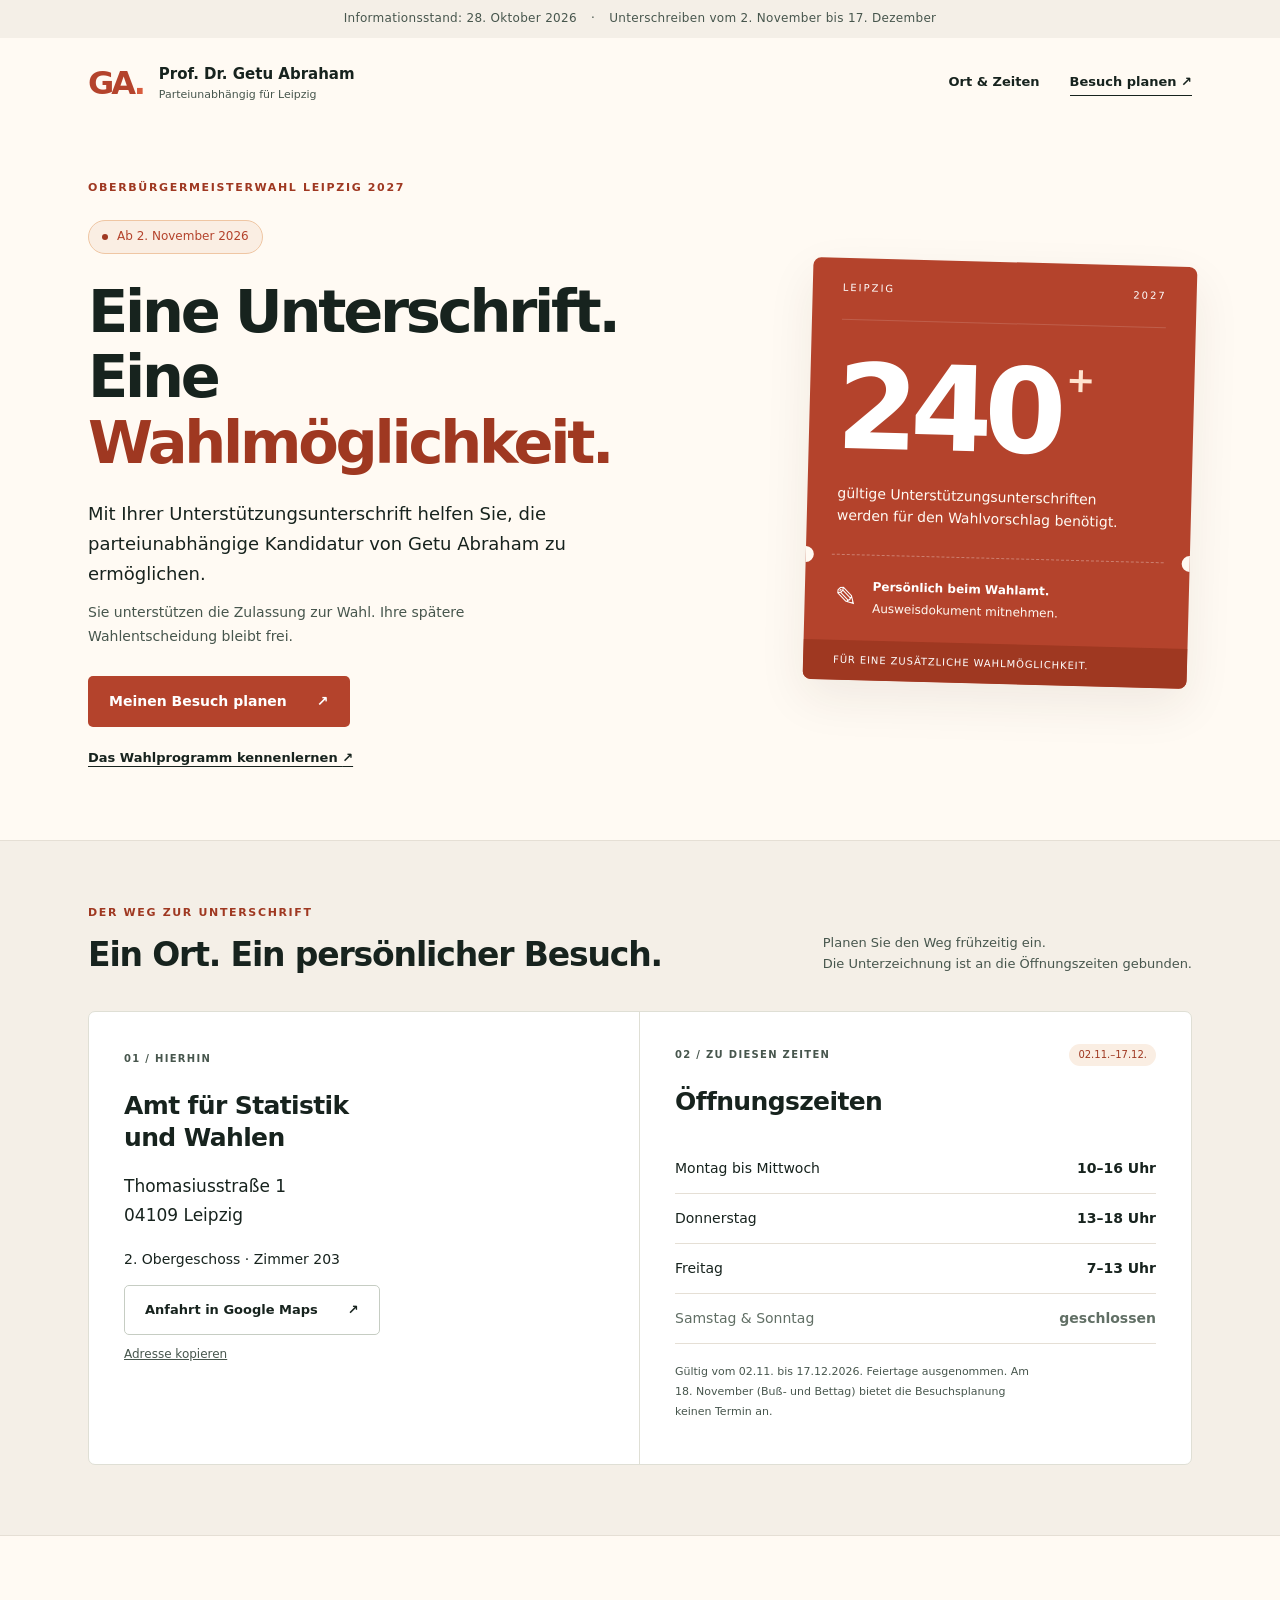
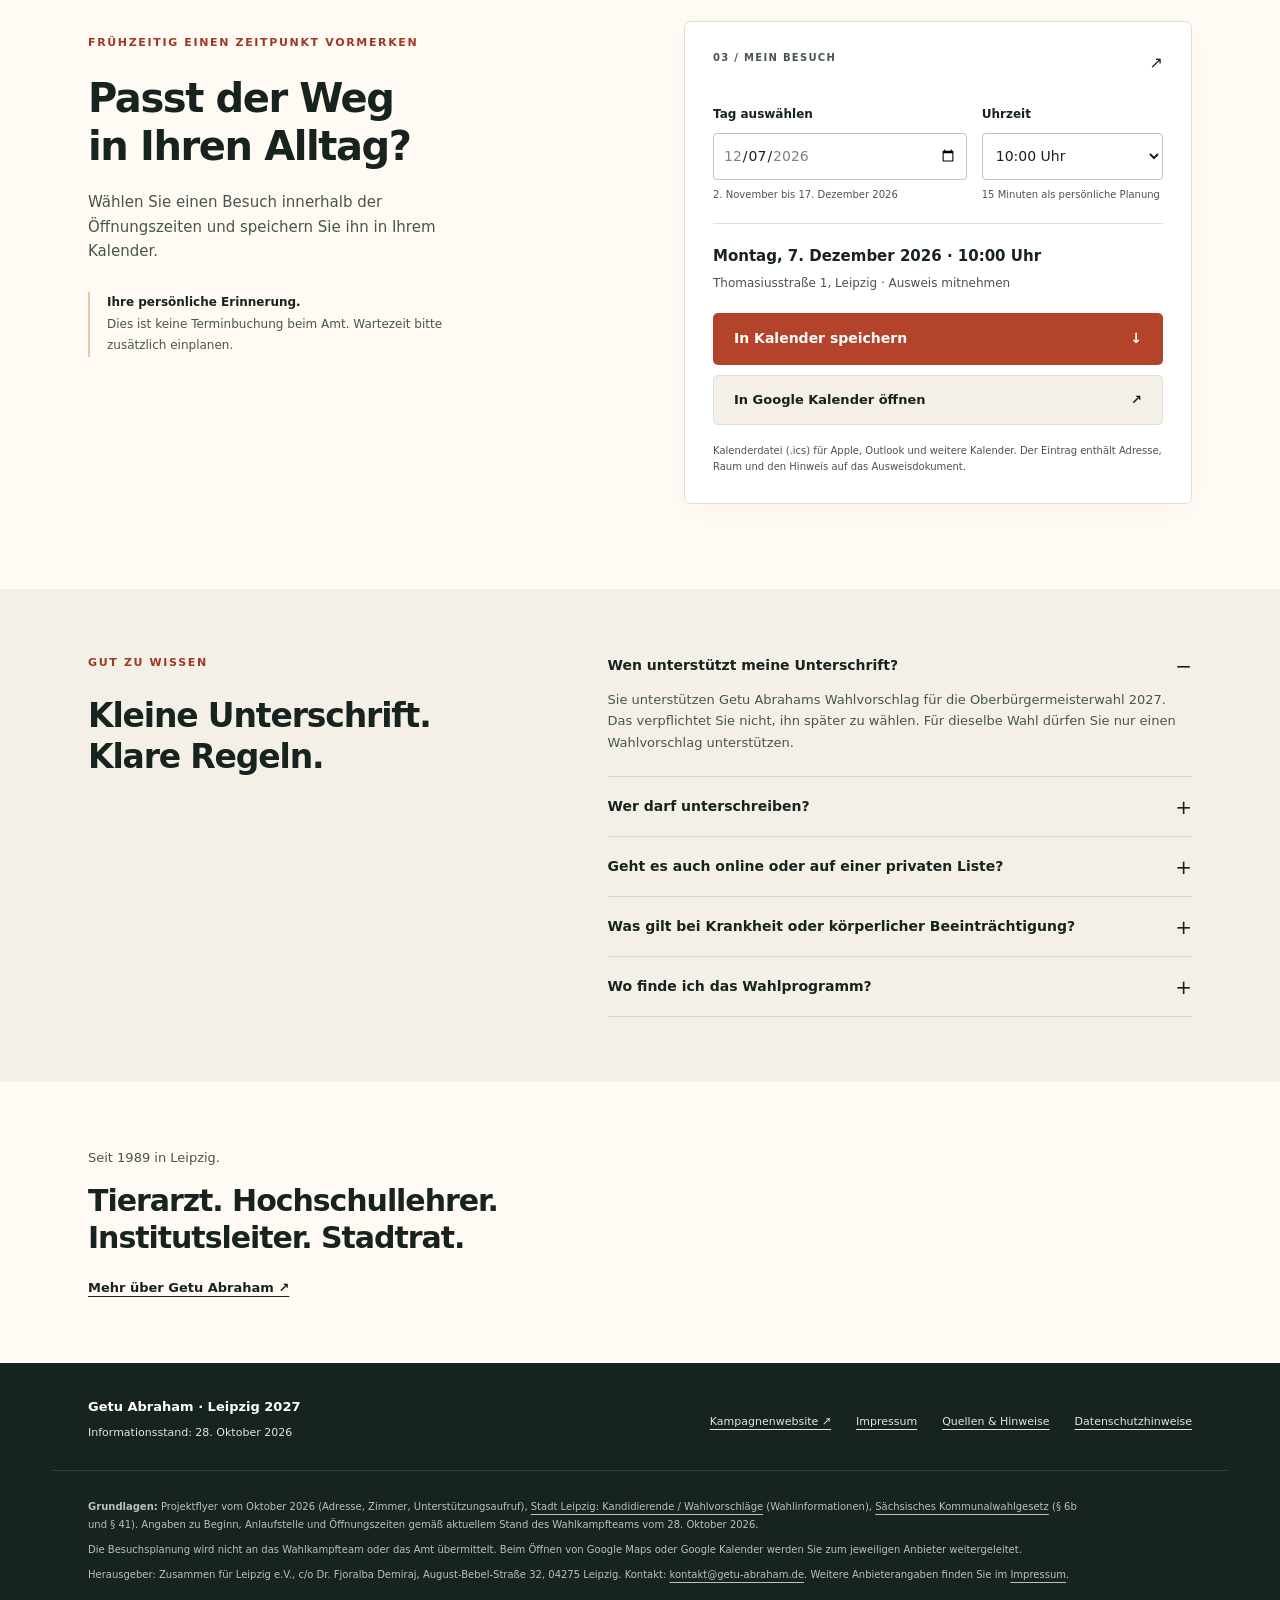
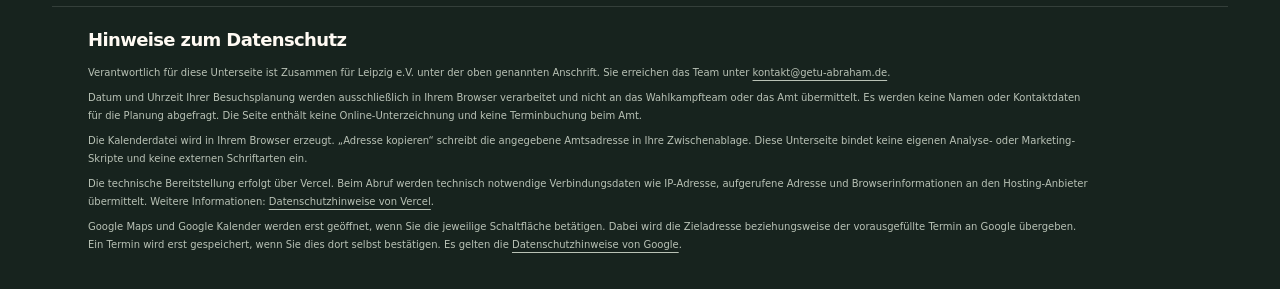
<file: unterschriften/index.html>
<!doctype html>
<html lang="de"><head><meta charset="utf-8"><meta name="viewport" content="width=device-width,initial-scale=1"><meta name="theme-color" content="#b4432c"><meta name="description" content="Unterstützungsunterschrift für Getu Abraham: Ort, Öffnungszeiten und persönliche Besuchsplanung für Leipzig."><title>Eine Unterschrift für Getu Abraham · Leipzig 2027</title><link rel="stylesheet" href="style.css?v=20261029-02"></head>
<body><a class="skip" href="#inhalt">Zum Inhalt</a>
<div class="statusbar">Informationsstand: 28. Oktober 2026 <span>·</span> Unterschreiben vom 2. November bis 17. Dezember</div>
<header class="header wrap"><a class="brand" href="#inhalt" aria-label="Getu Abraham – Startseite"><span class="brandmark" aria-hidden="true">GA<span>.</span></span><span>Prof. Dr. Getu Abraham<small>Parteiunabhängig für Leipzig</small></span></a><nav aria-label="Seitennavigation"><a href="#ort">Ort & Zeiten</a><a href="#besuch">Besuch planen <span aria-hidden="true">↗</span></a></nav></header>
<main id="inhalt">
<section class="hero wrap"><div class="herocopy"><p class="eyebrow">Oberbürgermeisterwahl Leipzig 2027</p><div class="pill"><span class="dot"></span>Ab 2. November 2026</div><h1>Eine Unterschrift.<br>Eine <em>Wahlmöglichkeit.</em></h1><p class="lead">Mit Ihrer Unterstützungsunterschrift helfen Sie, die parteiunabhängige Kandidatur von Getu Abraham zu ermöglichen.</p><p class="heronote">Sie unterstützen die Zulassung zur Wahl. Ihre spätere Wahlentscheidung bleibt frei.</p><a class="button primary" href="#besuch">Meinen Besuch planen <span aria-hidden="true">↗</span></a><a class="textlink" href="../themen/" target="_blank" rel="noopener noreferrer">Das Wahlprogramm kennenlernen <span aria-hidden="true">↗</span></a></div>
<aside class="signature-card" aria-label="240 gültige Unterstützungsunterschriften erforderlich"><div class="ticket-top"><span>LEIPZIG</span><span>2027</span></div><div class="number">240<span aria-hidden="true">+</span></div><p>gültige Unterstützungsunterschriften<br>werden für den Wahlvorschlag benötigt.</p><div class="ticket-rule"></div><div class="ticket-bottom"><span class="lineicon" aria-hidden="true">✎</span><p><strong>Persönlich beim Wahlamt.</strong><br>Ausweisdokument mitnehmen.</p></div><div class="ticket-strip">Für eine zusätzliche Wahlmöglichkeit.</div></aside></section>
<section class="details-section" id="ort"><div class="wrap"><div class="sectionhead"><div><p class="eyebrow">Der Weg zur Unterschrift</p><h2>Ein Ort. Ein persönlicher Besuch.</h2></div><p>Planen Sie den Weg frühzeitig ein.<br>Die Unterzeichnung ist an die Öffnungszeiten gebunden.</p></div>
<div class="detailsgrid"><article class="location"><span class="section-number">01 / HIERHIN</span><h3>Amt für Statistik<br>und Wahlen</h3><address>Thomasiusstraße 1<br>04109 Leipzig</address><p class="room">2. Obergeschoss · Zimmer 203</p><a class="button outlined" href="https://www.google.com/maps/search/?api=1&query=Thomasiusstra%C3%9Fe%201%2C%2004109%20Leipzig" target="_blank" rel="noopener noreferrer">Anfahrt in Google Maps <span aria-hidden="true">↗</span></a><button class="copy-address" id="copy-address" type="button">Adresse kopieren</button><span id="copy-status" class="sr-only" role="status"></span></article>
<article class="hours"><div class="hourshead"><span class="section-number">02 / ZU DIESEN ZEITEN</span><span class="badge">02.11.–17.12.</span></div><h3>Öffnungszeiten</h3><dl><div><dt>Montag bis Mittwoch</dt><dd>10–16 Uhr</dd></div><div><dt>Donnerstag</dt><dd>13–18 Uhr</dd></div><div><dt>Freitag</dt><dd>7–13 Uhr</dd></div><div class="muted"><dt>Samstag & Sonntag</dt><dd>geschlossen</dd></div></dl><p class="footnote">Gültig vom 02.11. bis 17.12.2026. Feiertage ausgenommen. Am 18. November (Buß- und Bettag) bietet die Besuchsplanung keinen Termin an.</p></article></div></div></section>
<section class="planner-section wrap" id="besuch"><div class="planner-intro"><p class="eyebrow">Frühzeitig einen Zeitpunkt vormerken</p><h2>Passt der Weg<br>in Ihren Alltag?</h2><p>Wählen Sie einen Besuch innerhalb der Öffnungszeiten und speichern Sie ihn in Ihrem Kalender.</p><div class="smallnote"><strong>Ihre persönliche Erinnerung.</strong><br>Dies ist keine Terminbuchung beim Amt. Wartezeit bitte zusätzlich einplanen.</div></div>
<form id="visit-form" class="planner-card" novalidate><div class="planner-label"><span class="section-number">03 / MEIN BESUCH</span><span aria-hidden="true">↗</span></div><div class="formrow"><div><label for="visit-date">Tag auswählen</label><input id="visit-date" name="date" type="date" min="2026-11-02" max="2026-12-17" required aria-describedby="date-hint"><p class="inputhint" id="date-hint">2. November bis 17. Dezember 2026</p></div><div><label for="visit-time">Uhrzeit</label><select id="visit-time" name="time" required aria-describedby="time-hint"></select><p class="inputhint" id="time-hint">15 Minuten als persönliche Planung</p></div></div><p id="visit-error" class="error" role="alert" hidden></p><div class="visit-preview" id="visit-preview" aria-live="polite"></div><button class="button primary full" id="download-ics" type="submit">In Kalender speichern <span aria-hidden="true">↓</span></button><button class="button secondary full" id="google-calendar" type="button">In Google Kalender öffnen <span aria-hidden="true">↗</span></button><p class="inputhint calendar-hint">Kalenderdatei (.ics) für Apple, Outlook und weitere Kalender. Der Eintrag enthält Adresse, Raum und den Hinweis auf das Ausweisdokument.</p></form></section>
<section class="faq-section"><div class="wrap faqgrid"><div><p class="eyebrow">Gut zu wissen</p><h2>Kleine Unterschrift.<br>Klare Regeln.</h2></div><div class="questions"><details open><summary>Wen unterstützt meine Unterschrift?</summary><p>Sie unterstützen Getu Abrahams Wahlvorschlag für die Oberbürgermeisterwahl 2027. Das verpflichtet Sie nicht, ihn später zu wählen. Für dieselbe Wahl dürfen Sie nur einen Wahlvorschlag unterstützen.</p></details><details><summary>Wer darf unterschreiben?</summary><p>Unterstützen dürfen die zum Zeitpunkt der Unterschrift in Leipzig für diese Wahl Wahlberechtigten. Das Amt prüft die Voraussetzungen. Ein Ausweisdokument ist mitzubringen.</p></details><details><summary>Geht es auch online oder auf einer privaten Liste?</summary><p>Nein. Private Unterschriftenlisten, eine Online-Unterzeichnung oder eine Einsendung per Post ersetzen die amtliche Unterstützungsunterschrift nicht. Grundsätzlich wird persönlich beim Amt unterschrieben.</p></details><details><summary>Was gilt bei Krankheit oder körperlicher Beeinträchtigung?</summary><p>Wer das Amt deshalb nicht aufsuchen kann, kann dort ein amtliches Sonderverfahren erfragen. Bitte wenden Sie sich dafür direkt an das Amt für Statistik und Wahlen.</p></details><details><summary>Wo finde ich das Wahlprogramm?</summary><p>Die politischen Vorhaben von Getu Abraham finden Sie auf seiner Website.</p><a href="../themen/" target="_blank" rel="noopener noreferrer">Zum vollständigen Wahlprogramm ↗</a></details></div></div></section>
<section class="closing wrap"><p>Seit 1989 in Leipzig.</p><h2>Tierarzt. Hochschullehrer.<br>Institutsleiter. Stadtrat.</h2><a class="textlink" href="../" target="_blank" rel="noopener noreferrer">Mehr über Getu Abraham ↗</a></section>
</main><footer><div class="wrap footer-inner"><div><strong>Getu Abraham · Leipzig 2027</strong><p>Informationsstand: 28. Oktober 2026</p></div><div class="footerlinks"><a href="../" target="_blank" rel="noopener noreferrer">Kampagnenwebsite ↗</a><a href="../impressum.html">Impressum</a><a href="#quellen">Quellen & Hinweise</a><a href="#datenschutz">Datenschutzhinweise</a></div></div><div class="wrap source-notes" id="quellen"><p><strong>Grundlagen:</strong> Projektflyer vom Oktober 2026 (Adresse, Zimmer, Unterstützungsaufruf), <a href="https://www.leipzig.de/rathaus/wahlen-in-leipzig/kandidieren" target="_blank" rel="noopener noreferrer">Stadt Leipzig: Kandidierende / Wahlvorschläge</a> (Wahlinformationen), <a href="https://www.revosax.sachsen.de/vorschrift/3818-Kommunalwahlgesetz" target="_blank" rel="noopener noreferrer">Sächsisches Kommunalwahlgesetz</a> (§ 6b und § 41). Angaben zu Beginn, Anlaufstelle und Öffnungszeiten gemäß aktuellem Stand des Wahlkampfteams vom 28. Oktober 2026.</p><p>Die Besuchsplanung wird nicht an das Wahlkampfteam oder das Amt übermittelt. Beim Öffnen von Google Maps oder Google Kalender werden Sie zum jeweiligen Anbieter weitergeleitet.</p><p>Herausgeber: Zusammen für Leipzig e.V., c/o Dr. Fjoralba Demiraj, August-Bebel-Straße 32, 04275 Leipzig. Kontakt: <a href="mailto:kontakt@getu-abraham.de">kontakt@getu-abraham.de</a>. Weitere Anbieterangaben finden Sie im <a href="../impressum.html">Impressum</a>.</p></div><section class="wrap source-notes" id="datenschutz" aria-labelledby="privacy-title"><h2 id="privacy-title">Hinweise zum Datenschutz</h2><p>Verantwortlich für diese Unterseite ist Zusammen für Leipzig e.V. unter der oben genannten Anschrift. Sie erreichen das Team unter <a href="mailto:kontakt@getu-abraham.de">kontakt@getu-abraham.de</a>.</p><p>Datum und Uhrzeit Ihrer Besuchsplanung werden ausschließlich in Ihrem Browser verarbeitet und nicht an das Wahlkampfteam oder das Amt übermittelt. Es werden keine Namen oder Kontaktdaten für die Planung abgefragt. Die Seite enthält keine Online-Unterzeichnung und keine Terminbuchung beim Amt.</p><p>Die Kalenderdatei wird in Ihrem Browser erzeugt. „Adresse kopieren“ schreibt die angegebene Amtsadresse in Ihre Zwischenablage. Diese Unterseite bindet keine eigenen Analyse- oder Marketing-Skripte und keine externen Schriftarten ein.</p><p>Die technische Bereitstellung erfolgt über Vercel. Beim Abruf werden technisch notwendige Verbindungsdaten wie IP-Adresse, aufgerufene Adresse und Browserinformationen an den Hosting-Anbieter übermittelt. Weitere Informationen: <a href="https://vercel.com/legal/privacy-policy" target="_blank" rel="noopener noreferrer">Datenschutzhinweise von Vercel</a>.</p><p>Google Maps und Google Kalender werden erst geöffnet, wenn Sie die jeweilige Schaltfläche betätigen. Dabei wird die Zieladresse beziehungsweise der vorausgefüllte Termin an Google übergeben. Ein Termin wird erst gespeichert, wenn Sie dies dort selbst bestätigen. Es gelten die <a href="https://policies.google.com/privacy?hl=de" target="_blank" rel="noopener noreferrer">Datenschutzhinweise von Google</a>.</p></section></footer>
<script type="module" src="app.js"></script></body></html>
</file>
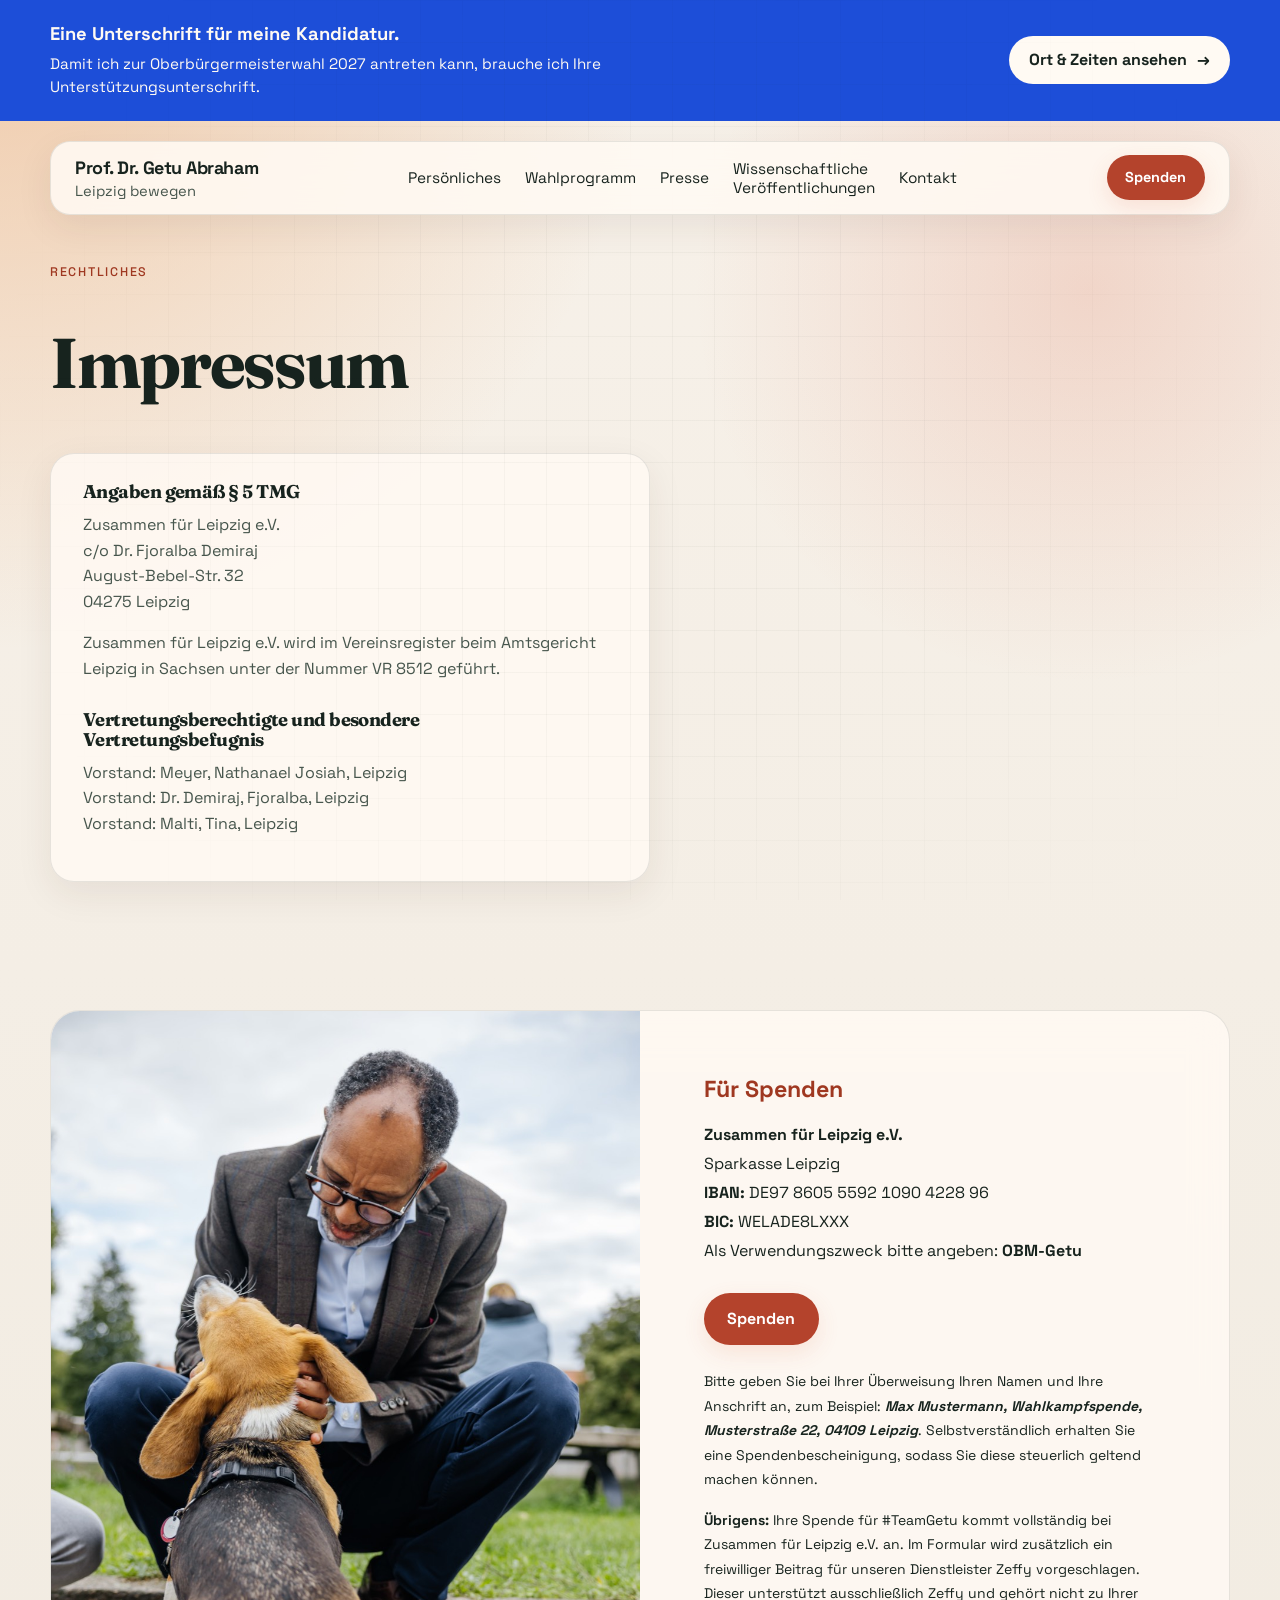
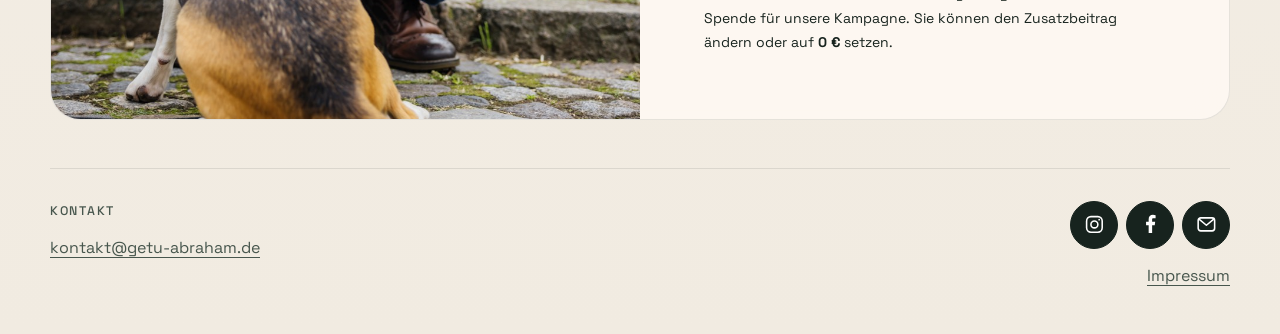
<file: impressum.html>
<!DOCTYPE html>
<html lang="de">
  <head>
    <meta charset="UTF-8" />
    <meta name="viewport" content="width=device-width, initial-scale=1.0" />
    <title>Impressum | Prof. Dr. Getu Abraham</title>
    <meta
      name="description"
      content="Impressum der Kampagnen-Website von Prof. Dr. Getu Abraham zur Oberbürgermeisterwahl in Leipzig."
    />
    <link rel="preconnect" href="https://fonts.googleapis.com" />
    <link rel="preconnect" href="https://fonts.gstatic.com" crossorigin />
    <link
      href="https://fonts.googleapis.com/css2?family=Space+Grotesk:wght@400;500;700&family=Fraunces:wght@600;700&display=swap"
      rel="stylesheet"
    />
    <link rel="stylesheet" href="./styles.css?v=20261030-01" />
  </head>
  <body>
    <aside class="signature-banner" aria-labelledby="signature-banner-title">
        <div class="signature-banner__inner">
        <div class="signature-banner__copy">
          <p class="signature-banner__title" id="signature-banner-title">Eine Unterschrift für meine Kandidatur.</p>
          <p class="signature-banner__text">Damit ich zur Oberbürgermeisterwahl 2027 antreten kann, brauche ich Ihre Unterstützungsunterschrift.</p>
        </div>
        <a class="button signature-banner__action" href="/unterschriften/">Ort &amp; Zeiten ansehen <span aria-hidden="true">→</span></a>
        </div>
      </aside><div class="page-shell">
      <header class="site-header">
        <a class="brand" href="./index.html" aria-label="Zur Startseite">
          <span class="brand-copy">
            <strong>Prof. Dr. Getu Abraham</strong>
            <span>Leipzig bewegen</span>
          </span>
        </a>
        <button
          type="button"
          class="button button-small"
          zeffy-form-link="https://www.zeffy.com/embed/donation-form/prof-dr-getu-abraham-fuer-leipzig?modal=true"
        >Spenden</button>
        <button class="menu-toggle" type="button" aria-controls="site-navigation" aria-expanded="false" aria-label="Menü öffnen">
          <svg viewBox="0 0 24 24" fill="none" stroke="currentColor" stroke-width="1.8" stroke-linecap="round" aria-hidden="true"><path class="menu-line-top" d="M4 8h16"/><path class="menu-line-bottom" d="M4 16h16"/></svg>
        </button>
        <nav class="site-nav" id="site-navigation" aria-label="Hauptnavigation">
          <a href="/persoenliches/">Persönliches</a>
          <a href="/themen/">Wahlprogramm</a>
          <a href="/presse/">Presse</a>
          <a href="https://scholar.google.com/scholar?hl=de&amp;as_sdt=0%2C5&amp;q=getu+Abraham+&amp;btnG=" target="_blank" rel="noopener noreferrer" aria-label="Wissenschaftliche Veröffentlichungen"><span>Wissenschaftliche<br />Veröffentlichungen</span></a>
          <a href="/#kontakt">Kontakt</a>
        </nav>
      </header>
      

      <main id="top">
        <section class="legal-page" id="impressum">
          <div class="section-heading">
            <p class="eyebrow">Rechtliches</p>
            <h1>Impressum</h1>
          </div>

          <div class="legal-card">
            <h2>Angaben gemäß § 5 TMG</h2>
            <p>
              Zusammen für Leipzig e.V.<br />
              c/o Dr. Fjoralba Demiraj<br />
              August-Bebel-Str. 32<br />
              04275 Leipzig
            </p>

            <p>
              Zusammen für Leipzig e.V. wird im Vereinsregister beim Amtsgericht Leipzig in
              Sachsen unter der Nummer VR 8512 geführt.
            </p>

            <h2>Vertretungsberechtigte und besondere Vertretungsbefugnis</h2>
            <p>
              Vorstand: Meyer, Nathanael Josiah, Leipzig<br />
              Vorstand: Dr. Demiraj, Fjoralba, Leipzig<br />
              Vorstand: Malti, Tina, Leipzig
            </p>
          </div>
        </section>
      <section class="donation-section" aria-labelledby="donation-title">
        <div class="footer-photo">
          <img
            src="./bilder/getu-mit-hund.jpg"
            alt="Prof. Dr. Getu Abraham begegnet einem Hund"
            width="1000"
            height="1500"
            loading="lazy"
          />
        </div>
        <div class="footer-details">
          <h2 class="donation-title" id="donation-title">Für Spenden</h2>
          <div class="footer-donations">
            <p><strong>Zusammen für Leipzig e.V.</strong></p>
            <p>Sparkasse Leipzig</p>
            <p class="footer-bank-code"><strong>IBAN:</strong> DE97 8605 5592 1090 4228 96</p>
            <p class="footer-bank-code"><strong>BIC:</strong> WELADE8LXXX</p>
            <p class="footer-purpose">Als Verwendungszweck bitte angeben: <strong>OBM-Getu</strong></p>
          </div>
          <button type="button" class="button donation-button" zeffy-form-link="https://www.zeffy.com/embed/donation-form/prof-dr-getu-abraham-fuer-leipzig?modal=true">Spenden</button>
          <p class="donation-receipt">Bitte geben Sie bei Ihrer Überweisung Ihren Namen und Ihre Anschrift an, zum Beispiel: <strong><em>Max Mustermann, Wahlkampfspende, Musterstraße 22, 04109 Leipzig</em></strong>. Selbstverständlich erhalten Sie eine Spendenbescheinigung, sodass Sie diese steuerlich geltend machen können.</p>
          <p class="donation-note"><strong>Übrigens:</strong> Ihre Spende für #TeamGetu kommt vollständig bei Zusammen für Leipzig e.V. an. Im Formular wird zusätzlich ein freiwilliger Beitrag für unseren Dienstleister Zeffy vorgeschlagen. Dieser unterstützt ausschließlich Zeffy und gehört nicht zu Ihrer Spende für unsere Kampagne. Sie können den Zusatzbeitrag ändern oder auf <strong>0 €</strong> setzen.</p>
        </div>
      </section>
      </main>

      <footer class="site-footer" id="kontakt">
        <div class="footer-contact-copy">
          <p class="eyebrow">Kontakt</p>
          <a class="footer-email" href="mailto:kontakt@getu-abraham.de">kontakt@getu-abraham.de</a>
        </div>
        <div class="footer-links">
          <nav class="footer-social" aria-label="Kontakt und soziale Medien">
            <a class="button button-secondary" href="https://www.instagram.com/getu_abraham_leipzig/" target="_blank" rel="noopener noreferrer" aria-label="Instagram" title="Instagram"><svg viewBox="0 0 24 24" fill="none" stroke="currentColor" stroke-width="1.8" aria-hidden="true"><rect x="3" y="3" width="18" height="18" rx="5"/><circle cx="12" cy="12" r="4"/><circle cx="17.5" cy="6.5" r="1" fill="currentColor" stroke="none"/></svg></a>
            <a class="button button-secondary" href="https://www.facebook.com/getu.abraham.9" target="_blank" rel="noopener noreferrer" aria-label="Facebook" title="Facebook"><svg viewBox="0 0 24 24" fill="currentColor" aria-hidden="true"><path d="M14 22v-9h3l.5-4H14V6.5c0-1.1.3-1.5 1.5-1.5H18V1.3A26 26 0 0 0 15 1c-3.2 0-5 1.9-5 5v3H7v4h3v9z"/></svg></a>
            <a class="button button-secondary" href="mailto:kontakt@getu-abraham.de" aria-label="E-Mail" title="E-Mail"><svg viewBox="0 0 24 24" fill="none" stroke="currentColor" stroke-width="1.8" stroke-linecap="round" stroke-linejoin="round" aria-hidden="true"><rect x="2.5" y="4.5" width="19" height="15" rx="3"/><path d="m3.5 6 8.5 7 8.5-7"/></svg></a>
          </nav>
          <a class="footer-legal-link" href="./impressum.html">Impressum</a>
        </div>
      </footer>
    </div>

    <script src="https://zeffy-scripts.s3.ca-central-1.amazonaws.com/embed-form-script.min.js"></script>
    <script src="./script.js?v=20261012-02"></script>
  </body>
</html>
</file>
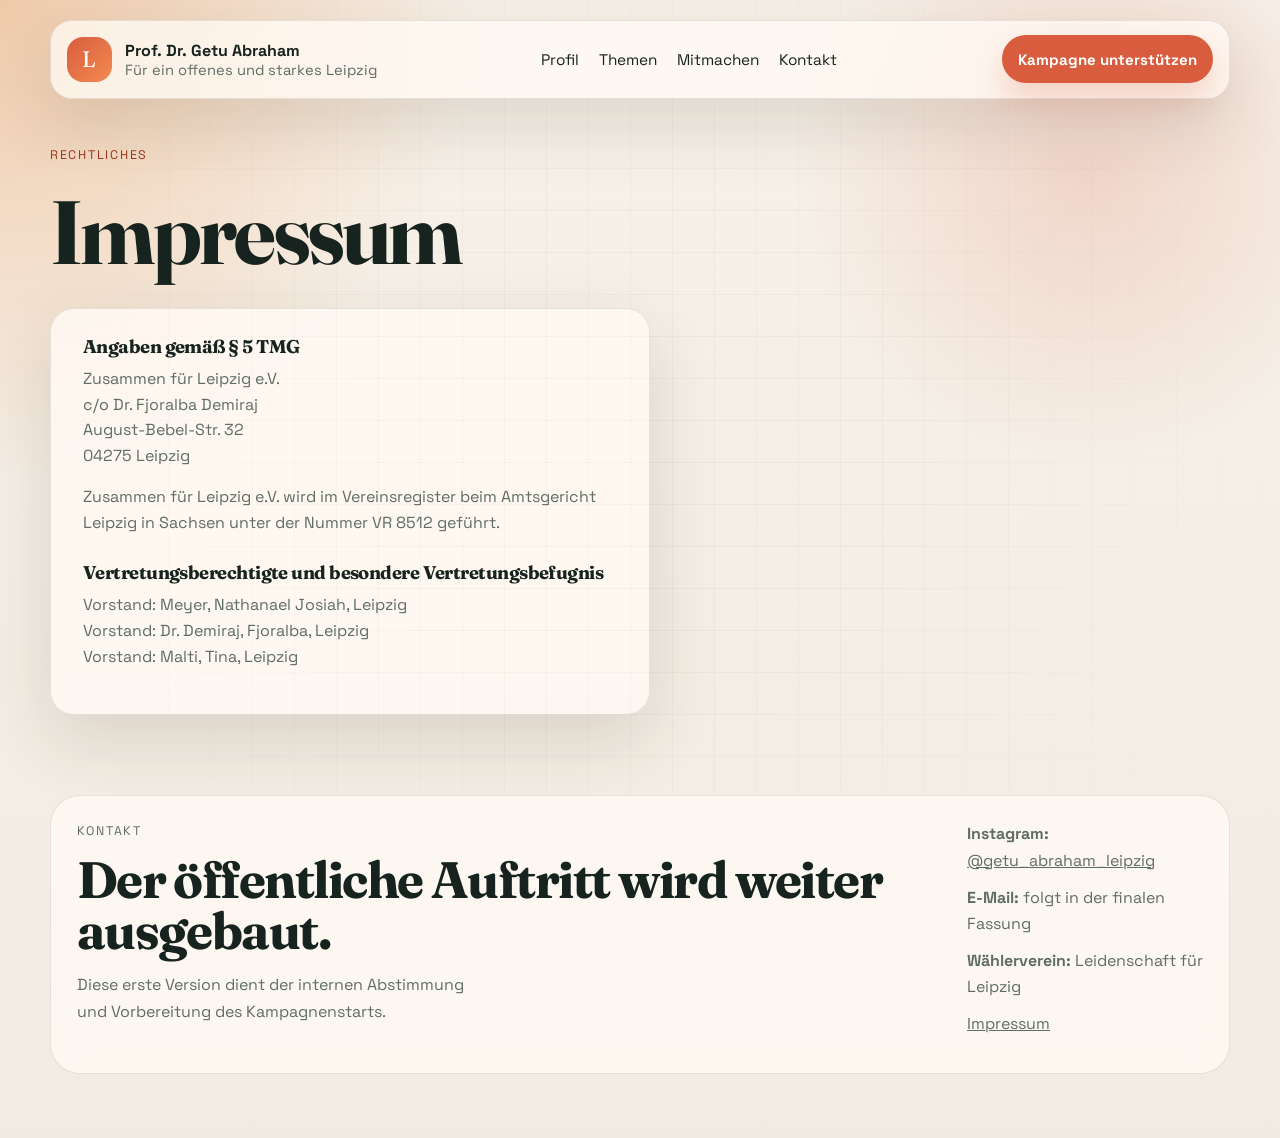
<file: deploy-6a72512cbed4fe0008609a8a/impressum.html>
<!DOCTYPE html>
<html lang="de">
  <head>
    <meta charset="UTF-8" />
    <meta name="viewport" content="width=device-width, initial-scale=1.0" />
    <title>Impressum | Prof. Dr. Getu Abraham</title>
    <meta
      name="description"
      content="Impressum der Kampagnen-Website von Prof. Dr. Getu Abraham zur Oberbürgermeisterwahl in Leipzig."
    />
    <link rel="preconnect" href="https://fonts.googleapis.com" />
    <link rel="preconnect" href="https://fonts.gstatic.com" crossorigin />
    <link
      href="https://fonts.googleapis.com/css2?family=Space+Grotesk:wght@400;500;700&family=Fraunces:wght@600;700&display=swap"
      rel="stylesheet"
    />
    <link rel="stylesheet" href="./styles.css" />
  </head>
  <body>
    <div class="page-shell">
      <header class="site-header">
        <a class="brand" href="./index.html" aria-label="Zur Startseite">
          <span class="brand-mark">L</span>
          <span class="brand-copy">
            <strong>Prof. Dr. Getu Abraham</strong>
            <span>Für ein offenes und starkes Leipzig</span>
          </span>
        </a>
        <nav class="site-nav" aria-label="Hauptnavigation">
          <a href="./index.html#profil">Profil</a>
          <a href="./index.html#themen">Themen</a>
          <a href="./index.html#mitmachen">Mitmachen</a>
          <a href="./index.html#kontakt">Kontakt</a>
        </nav>
        <a class="button button-small" href="./index.html#mitmachen">Kampagne unterstützen</a>
      </header>

      <main id="top">
        <section class="legal-page" id="impressum">
          <div class="section-heading">
            <p class="eyebrow">Rechtliches</p>
            <h1>Impressum</h1>
          </div>

          <div class="legal-card">
            <h2>Angaben gemäß § 5 TMG</h2>
            <p>
              Zusammen für Leipzig e.V.<br />
              c/o Dr. Fjoralba Demiraj<br />
              August-Bebel-Str. 32<br />
              04275 Leipzig
            </p>

            <p>
              Zusammen für Leipzig e.V. wird im Vereinsregister beim Amtsgericht Leipzig in
              Sachsen unter der Nummer VR 8512 geführt.
            </p>

            <h2>Vertretungsberechtigte und besondere Vertretungsbefugnis</h2>
            <p>
              Vorstand: Meyer, Nathanael Josiah, Leipzig<br />
              Vorstand: Dr. Demiraj, Fjoralba, Leipzig<br />
              Vorstand: Malti, Tina, Leipzig
            </p>
          </div>
        </section>
      </main>

      <footer class="site-footer" id="kontakt">
        <div>
          <p class="eyebrow">Kontakt</p>
          <h2>Der öffentliche Auftritt wird weiter ausgebaut.</h2>
          <p class="footer-note">
            Diese erste Version dient der internen Abstimmung und Vorbereitung des Kampagnenstarts.
          </p>
        </div>
        <div class="footer-details">
          <p><strong>Instagram:</strong> <a href="https://www.instagram.com/getu_abraham_leipzig/" target="_blank" rel="noreferrer">@getu_abraham_leipzig</a></p>
          <p><strong>E-Mail:</strong> folgt in der finalen Fassung</p>
          <p><strong>Wählerverein:</strong> Leidenschaft für Leipzig</p>
          <p><a href="./impressum.html">Impressum</a></p>
        </div>
      </footer>
    </div>

    <script src="./script.js"></script>
  </body>
</html>
</file>
<file: styles.css>
:root {
  --bg: #f4efe7;
  --surface: rgba(255, 249, 240, 0.88);
  --surface-strong: #fffaf3;
  --ink: #17231e;
  --muted: #47564d;
  --accent: #d85c3d;
  --accent-dark: #9f3821;
  --action: #b4432c;
  --accent-soft: #efc6a3;
  --line: rgba(23, 35, 30, 0.1);
  --shadow: 0 12px 36px rgba(60, 43, 20, 0.08);
  --section-space: clamp(6rem, 10vw, 9rem);
  --heading-space: clamp(2rem, 4vw, 3.5rem);
  --content-gap: 1.5rem;
}

* {
  box-sizing: border-box;
}

html {
  scroll-behavior: smooth;
}

section[id],
.site-footer[id] {
  scroll-margin-top: 8rem;
}

body {
  margin: 0;
  font-family: "Space Grotesk", "Avenir Next", "Segoe UI", sans-serif;
  color: var(--ink);
  overflow-x: hidden;
  background:
    radial-gradient(circle at top left, rgba(239, 198, 163, 0.9), transparent 28%),
    radial-gradient(circle at 85% 15%, rgba(216, 92, 61, 0.18), transparent 20%),
    linear-gradient(180deg, #f7f1e9 0%, #f1ebe1 100%);
}

body::before {
  content: "";
  position: fixed;
  inset: 0;
  pointer-events: none;
  background-image: linear-gradient(rgba(23, 35, 30, 0.03) 1px, transparent 1px),
    linear-gradient(90deg, rgba(23, 35, 30, 0.03) 1px, transparent 1px);
  background-size: 42px 42px;
  mask-image: radial-gradient(circle at center, black 35%, transparent 85%);
}

.page-shell {
  width: min(1180px, calc(100% - 3rem));
  margin: 0 auto;
  padding: 1.25rem 0 3rem;
}

.site-header,
.hero-visual,
.profile-card,
.issue-card,
.agenda-panel,
.agenda-list,
.event-card,
.voice-card,
.support-card,
.donation-section {
  backdrop-filter: blur(18px);
}

.site-header {
  position: sticky;
  top: 1rem;
  z-index: 10;
  display: flex;
  align-items: center;
  justify-content: space-between;
  gap: 1.5rem;
  padding: 0.85rem 1.5rem;
  border: 1px solid var(--line);
  border-radius: 20px;
  background: rgba(255, 250, 243, 0.88);
  box-shadow: var(--shadow);
}

.brand {
  display: inline-flex;
  align-items: center;
  min-height: 2.75rem;
  color: inherit;
  text-decoration: none;
}



.brand-copy {
  display: grid;
  gap: 0.2rem;
}

.brand-copy strong {
  font-size: 1.12rem;
  letter-spacing: -0.025em;
}

.brand-copy span {
  color: var(--muted);
  font-size: 0.92rem;
}

.site-nav {
  display: flex;
  flex-wrap: wrap;
  gap: 1.5rem;
}

.site-nav a {
  display: inline-flex;
  align-items: center;
  justify-content: center;
  min-width: 2.75rem;
  min-height: 2.75rem;
  color: var(--ink);
  text-decoration: none;
  text-underline-offset: 0.4em;
  font-size: 0.96rem;
}

.site-nav a[aria-current="page"],
.site-nav a:hover {
  text-decoration: underline;
}

a:focus-visible,
button:focus-visible,
input:focus-visible {
  outline: 3px solid var(--accent-dark);
  outline-offset: 5px;
}

.donation-label-short {
  display: none;
}

.button {
  appearance: none;
  display: inline-flex;
  align-items: center;
  justify-content: center;
  min-height: 3.25rem;
  padding: 0.85rem 1.4rem;
  border: 1px solid transparent;
  border-radius: 999px;
  background: var(--action);
  color: white;
  text-decoration: none;
  text-align: center;
  font-family: inherit;
  font-size: 1rem;
  font-weight: 700;
  line-height: 1.3;
  cursor: pointer;
  transition: transform 180ms ease, background 180ms ease, box-shadow 180ms ease;
  box-shadow: 0 8px 22px rgba(216, 92, 61, 0.14);
}

.button:hover,
.button:focus-visible {
  transform: translateY(-2px);
  background: var(--accent-dark);
}

.button-small {
  min-height: 2.75rem;
  padding: 0.75rem 1.1rem;
  font-size: 0.9rem;
}

.button-secondary {
  background: var(--ink);
  color: white;
  border-color: var(--ink);
  box-shadow: none;
}

.button-secondary:hover,
.button-secondary:focus-visible {
  background: #2f4238;
  border-color: #2f4238;
  color: white;
}

.hero {
  position: relative;
  display: grid;
  grid-template-columns: minmax(0, 0.95fr) minmax(0, 1.05fr);
  gap: clamp(1.5rem, 4vw, 4rem);
  align-items: start;
  padding: 2rem 0 0;
}

.hero-copy {
  position: relative;
  z-index: 2;
  min-width: 0;
  padding: clamp(1.5rem, 4vw, 3.5rem) 0 2rem;
  animation: hero-copy-in 720ms cubic-bezier(.2,.75,.25,1) both;
}

.eyebrow {
  margin: 0;
  text-transform: uppercase;
  letter-spacing: 0.14em;
  font-size: 0.78rem;
  font-weight: 500;
  line-height: 1.5;
  color: var(--accent-dark);
}

h1,
h2,
h3 {
  margin: 0;
  line-height: 1.08;
  overflow-wrap: break-word;
}

h1,
h2 {
  font-family: "Fraunces", Georgia, serif;
  letter-spacing: -0.03em;
}

h1 {
  max-width: 12ch;
  margin-top: 1.5rem;
  font-size: clamp(3.2rem, 5.5vw, 4.8rem);
}

h2 {
  max-width: 26ch;
  font-size: clamp(2.2rem, 4vw, 3.6rem);
}

.hero-text,
.profile-card p,
.agenda-panel p,
.cta-copy p,
.trust-band p,
.site-footer p,
.issue-card p,
.event-card p,
.voice-card p,
.support-card p,
.agenda-list p {
  color: var(--muted);
  line-height: 1.65;
}

.hero-statement {
  max-width: 36ch;
  margin: 2rem 0 0;
  color: var(--ink);
  font-size: clamp(1.12rem, 1.5vw, 1.25rem);
  line-height: 1.6;
}

.hero-text {
  max-width: 60ch;
  margin: 1.25rem 0 0;
  font-size: 1.06rem;
}

.hero-subtext {
  margin: 1rem 0 0;
  color: var(--ink);
  font-weight: 500;
}

.quote-mark {
  color: var(--accent);
}

.hero-actions {
  display: flex;
  flex-wrap: wrap;
  gap: 0.75rem;
  margin: 2.5rem 0 2rem;
}

.hero-points {
  display: flex;
  flex-wrap: wrap;
  gap: 0.5rem 1rem;
  padding: 0;
  margin: 0;
  list-style: none;
  color: var(--muted);
  font-size: 0.92rem;
  line-height: 1.5;
}

.hero-points li {
  padding: 0;
  background: transparent;
}

.hero-points li:not(:last-child)::after {
  content: "·";
  margin-left: 1rem;
  color: var(--accent-dark);
}

.hero-visual {
  position: relative;
  min-width: 0;
  height: clamp(36rem, calc(100svh - 9rem), 46rem);
  margin: 0;
  isolation: isolate;
}

.hero-visual::before {
  content: "";
  position: absolute;
  z-index: -1;
  inset: 14% 4% 1% 9%;
  border-radius: 50% 50% 0 0;
  background: radial-gradient(ellipse at 50% 48%, rgba(239, 198, 163, 0.6), rgba(239, 198, 163, 0.2) 53%, transparent 73%);
  pointer-events: none;
}

.hero-visual img {
  width: 100%;
  height: 100%;
  display: block;
  object-fit: contain;
  object-position: right bottom;
  mask-image: linear-gradient(to bottom, #000 87%, transparent 100%);
  animation: hero-image-in 900ms cubic-bezier(.2,.75,.25,1) both;
  transition: transform 700ms cubic-bezier(.2,.75,.25,1);
}

.hero-visual:hover img {
  transform: translateY(-6px);
}

@keyframes hero-copy-in {
  from { opacity: 0; transform: translateX(-28px); }
  to { opacity: 1; transform: translateX(0); }
}

@keyframes hero-image-in {
  from { opacity: 0; transform: translateY(30px); }
  to { opacity: 1; transform: translateY(0); }
}

.trust-band {
  margin: 0;
  padding: clamp(2rem, 4vw, 3.5rem) 0;
  border-block: 1px solid rgba(23, 35, 30, 0.16);
}

.trust-band p {
  max-width: 46ch;
  margin: 0 auto;
  font-family: "Fraunces", Georgia, serif;
  font-size: clamp(1.45rem, 2.65vw, 2rem);
  font-weight: 600;
  line-height: 1.4;
  color: var(--ink);
  text-align: center;
}

.section-heading {
  display: grid;
  gap: 1.25rem;
  margin-bottom: var(--heading-space);
}

.issues,
.profile,
.agenda,
.voices,
.events,
.cta {
  margin-top: var(--section-space);
}

.profile-grid,
.event-list,
.voice-grid,
.support-grid {
  display: grid;
  gap: 1.5rem;
}

.profile-grid,
.voice-grid,
.support-grid {
  grid-template-columns: repeat(3, minmax(0, 1fr));
}

.voice-marquee {
  position: relative;
  display: flex;
  gap: 1.6rem;
  overflow: hidden;
  margin: -0.4rem 0 1.6rem;
  padding: 1.1rem 0;
  border-block: 1px solid var(--line);
  mask-image: linear-gradient(90deg, transparent, black 8%, black 92%, transparent);
}

.voice-marquee-track {
  display: flex;
  flex: 0 0 auto;
  align-items: center;
  gap: 1.6rem;
  min-width: max-content;
  animation: voice-marquee 30s linear infinite;
}

.voice-marquee span {
  color: var(--ink);
  font-size: clamp(1rem, 2vw, 1.55rem);
  font-weight: 700;
  letter-spacing: 0.02em;
  text-transform: uppercase;
  white-space: nowrap;
}

.voice-marquee span::after {
  content: "|";
  margin-left: 1.6rem;
  color: var(--accent-dark);
}

@keyframes voice-marquee {
  from {
    transform: translateX(0);
  }

  to {
    transform: translateX(calc(-100% - 1.6rem));
  }
}

.event-list {
  grid-template-columns: repeat(2, minmax(0, 1fr));
  gap: 0 4rem;
}

.profile-card,
.issue-card,
.event-card,
.voice-card,
.support-card {
  padding: 2rem;
  border: 1px solid var(--line);
  border-radius: 28px;
  background: rgba(255, 251, 245, 0.78);
  transition: transform 500ms ease, opacity 500ms ease;
}

.reveal-pending:not(.visible) {
  transform: translateY(16px);
  opacity: 0;
}

.profile-card.visible,
.issue-card.visible,
.event-card.visible,
.voice-card.visible,
.agenda-panel.visible,
.agenda-list.visible,
.support-card.visible {
  transform: translateY(0);
  opacity: 1;
}

.profile-label,
.voice-label,
.support-label {
  margin: 0 0 0.8rem;
  color: var(--accent-dark);
  font-size: 0.86rem;
  font-weight: 700;
  letter-spacing: 0.08em;
  text-transform: uppercase;
}

.profile-card h3,
.voice-card h3,
.support-card h3,
.donation-title {
  margin-bottom: 1.25rem;
  font-size: 1.45rem;
  line-height: 1.25;
}

.voice-card {
  overflow: hidden;
  background: rgba(255, 250, 243, 0.82);
}

.voice-portrait {
  position: relative;
  display: grid;
  place-items: center;
  overflow: hidden;
  min-height: 280px;
  margin: -1.4rem -1.4rem 1.35rem;
  border-bottom: 1px solid var(--line);
  background:
    radial-gradient(circle at 78% 20%, rgba(255, 250, 243, 0.52), transparent 26%),
    linear-gradient(145deg, rgba(216, 92, 61, 0.82), rgba(239, 198, 163, 0.92));
}

.voice-portrait img {
  position: absolute;
  inset: 0;
  width: 100%;
  height: 100%;
  object-fit: cover;
  object-position: center 18%;
}

.voice-portrait .voice-image-dietrich {
  object-position: center 16%;
}

.voice-portrait .voice-image-stefanie {
  object-position: center 10%;
}

.voice-portrait .voice-image-benjamin {
  object-position: 58% 24%;
}

.voice-portrait span {
  display: grid;
  place-items: center;
  width: 6.2rem;
  aspect-ratio: 1;
  border-radius: 50%;
  background: rgba(255, 250, 243, 0.78);
  color: var(--accent-dark);
  font-family: "Fraunces", Georgia, serif;
  font-size: 2rem;
  font-weight: 700;
  box-shadow: 0 16px 40px rgba(60, 43, 20, 0.12);
}

.issue-card span,
.event-date {
  color: var(--accent-dark);
  font-size: 0.86rem;
  font-weight: 700;
  letter-spacing: 0.08em;
  text-transform: uppercase;
}

.issue-card h3 {
  max-width: 30ch;
  margin: 0 0 1.25rem;
  font-size: 1.45rem;
  line-height: 1.25;
}

.event-card h3 {
  margin: 0.8rem 0;
  font-size: 1.45rem;
}

.accent-card {
  background: linear-gradient(160deg, rgba(216, 92, 61, 0.95), rgba(163, 65, 37, 0.92));
  color: white;
}

.accent-card span,
.accent-card p {
  color: rgba(255, 255, 255, 0.88);
}

.agenda {
  display: grid;
  gap: 1.5rem;
  grid-template-columns: minmax(0, 1fr) minmax(0, 1fr);
}

.agenda-panel,
.agenda-list {
  padding: 2.25rem;
  border: 1px solid var(--line);
  border-radius: 30px;
  background: rgba(255, 250, 243, 0.8);
  transition: transform 500ms ease, opacity 500ms ease;
}

.agenda-list {
  display: grid;
  align-content: stretch;
  gap: 2rem;
}

.agenda-list div {
  padding-bottom: 2rem;
  border-bottom: 1px solid var(--line);
}

.agenda-list div:last-child {
  padding-bottom: 0;
  border-bottom: 0;
}

.agenda-list strong {
  display: inline-block;
  font-size: 1.3rem;
  line-height: 1.3;
}

.cta {
  display: grid;
  gap: var(--heading-space);
  grid-template-columns: 1fr;
  align-items: start;
}

.cta-copy {
  max-width: 54rem;
}

.support-grid {
  grid-template-columns: repeat(3, minmax(0, 1fr));
  gap: 1.5rem;
  align-items: stretch;
}

.support-card {
  display: flex;
  flex-direction: column;
  align-items: start;
  padding: 2rem;
  background: rgba(255, 250, 243, 0.84);
  box-shadow: var(--shadow);
}

.support-card .button {
  margin-top: 1.5rem;
}

.donation-section {
  display: grid;
  grid-template-columns: minmax(0, 1fr) minmax(0, 1fr);
  align-items: stretch;
  gap: 0;
  overflow: hidden;
  margin: var(--section-space) 0 1rem;
  padding: 0;
  border: 1px solid var(--line);
  border-radius: 30px;
  background: rgba(255, 250, 243, 0.84);
}

.footer-photo {
  position: relative;
  min-height: 38rem;
}

.footer-photo img {
  position: absolute;
  inset: 0;
  display: block;
  width: 100%;
  height: 100%;
  object-fit: cover;
  object-position: center 22%;
}

.footer-details {
  display: flex;
  flex-direction: column;
  justify-content: center;
  min-width: 0;
  padding: clamp(2rem, 5vw, 4rem);
}

.footer-details .eyebrow {
  margin-bottom: 1.5rem;
}

.footer-donations {
  margin-bottom: 1.5rem;
}

.footer-donations .eyebrow {
  margin-bottom: 0.8rem;
}

.footer-donations p {
  margin-bottom: 0.35rem;
}

.footer-bank-code {
  overflow-wrap: anywhere;
  font-variant-numeric: tabular-nums;
}

.footer-purpose {
  margin-top: 0.9rem;
}


.donation-title {
  color: var(--accent-dark);
  font-family: inherit;
  font-weight: 700;
  letter-spacing: normal;
}

.footer-details .footer-donations p {
  margin-bottom: 0.5rem;
}

.donation-button {
  align-self: flex-start;
}

.footer-details .donation-receipt {
  margin: 1.5rem 0 0;
  max-width: 55ch;
  font-size: 0.875rem;
  line-height: 1.75;
}

.site-footer {
  display: flex;
  align-items: flex-start;
  justify-content: space-between;
  gap: 2rem;
  margin-top: 3rem;
  padding: 2rem 0 0;
  border-top: 1px solid var(--line);
}

.footer-contact-copy {
  min-width: 0;
}

.footer-contact-copy .eyebrow {
  margin-bottom: 1rem;
}

.footer-contact-copy p:not(.eyebrow) {
  margin: 0 0 0.5rem;
  font-size: 0.95rem;
}

.footer-email,
.footer-legal-link {
  color: var(--muted);
  text-underline-offset: 0.25em;
  overflow-wrap: anywhere;
}

.footer-links {
  display: grid;
  gap: 1rem;
  justify-items: end;
}

.footer-social {
  display: flex;
  flex-wrap: wrap;
  gap: 0.5rem;
}

.footer-social .button {
  min-height: 2.75rem;
  padding: 0.7rem 1.1rem;
  font-size: 0.9rem;
}

@media (max-width: 720px) {
  .site-footer {
    flex-direction: column;
    gap: 1.5rem;
    margin-top: 2rem;
  }

  .footer-links {
    width: 100%;
    justify-items: start;
  }

  .footer-social {
    width: 100%;
  }


}

.legal-page {
  margin: 3rem 0 5rem;
}

.legal-card {
  max-width: 60ch;
  padding: 1.8rem 2rem;
  border: 1px solid var(--line);
  border-radius: 24px;
  background: rgba(255, 250, 243, 0.84);
  box-shadow: var(--shadow);
}

.legal-card h2 {
  margin: 1.8rem 0 0.6rem;
  font-size: 1.15rem;
}

.legal-card h2:first-child {
  margin-top: 0;
}

.legal-card p {
  margin: 0 0 1rem;
  color: var(--muted);
  line-height: 1.6;
}

.footer-details p {
  margin: 0 0 1.25rem;
  overflow-wrap: anywhere;
}

.footer-details a {
  color: var(--ink);
  text-underline-offset: 0.2em;
  text-decoration-thickness: 1px;
}

.profile-intro {
  max-width: 60ch;
  margin: calc(var(--heading-space) * -0.4) 0 3rem;
  color: var(--muted);
  font-size: 1.1rem;
  line-height: 1.7;
}

.profile-card > p:not(.profile-label) {
  margin: 0;
  font-size: 1.08rem;
  line-height: 1.7;
}

.issue-list {
  max-width: 72ch;
  margin: 0;
  padding-left: 1.5rem;
  list-style: disc;
}

.issue-item {
  padding-left: 0.5rem;
}

.issue-item + .issue-item {
  margin-top: 1.75rem;
}

.issue-item::marker {
  color: var(--accent-dark);
}

.issue-item p {
  margin: 0;
  color: var(--muted);
  font-size: 1.125rem;
  line-height: 1.75;
}

.issue-item strong {
  color: var(--ink);
  font-weight: 700;
}

.agenda-panel h2 {
  margin: 1.25rem 0 2rem;
}

.agenda-panel p,
.agenda-list p,
.cta-copy > p:not(.eyebrow),
.support-card > p:not(.support-label) {
  margin: 1rem 0 0;
  font-size: 1.08rem;
  line-height: 1.7;
}

.cta-copy h2 {
  margin: 1.25rem 0 1.5rem;
}

.support-card h3 {
  margin: 0.5rem 0 0;
}

@media (max-width: 980px) {
  section[id] {
    scroll-margin-top: 11rem;
  }

  .site-header {
    flex-wrap: wrap;
    gap: 0.6rem 1rem;
  }

  .site-nav {
    order: 3;
    width: 100%;
    justify-content: center;
    gap: clamp(1rem, 5vw, 3rem);
  }

  .hero {
    gap: 1.5rem;
    padding-top: 1.5rem;
  }

  .hero-copy {
    padding-top: 2rem;
  }

  h1 {
    font-size: clamp(2.8rem, 6vw, 4rem);
  }

  .hero-visual {
    height: 36rem;
  }

  .profile-grid,
  .support-grid {
    grid-template-columns: minmax(0, 1fr);
  }

  .footer-details {
    padding: 2rem;
  }
}

@media (max-width: 720px) {
  :root {
    --section-space: 4.5rem;
    --heading-space: 2rem;
  }

  .page-shell {
    width: calc(100% - 2.5rem);
    padding-top: 0.75rem;
  }

  .site-header {
    display: grid;
    grid-template-columns: minmax(0, 1fr) auto;
    top: 0.5rem;
    padding: 0.6rem 0.85rem;
    gap: 0.25rem 0.5rem;
    border-radius: 18px;
  }

  .brand,
  .brand-copy {
    min-width: 0;
  }

  .brand-copy strong {
    font-size: 1rem;
  }

  .brand-copy span {
    font-size: 0.78rem;
  }

  .donation-label-long {
    display: none;
  }

  .donation-label-short {
    display: inline;
  }

  .button-small {
    padding: 0.65rem 0.85rem;
    font-size: 0.85rem;
  }

  .site-nav {
    grid-column: 1 / -1;
    display: flex;
    justify-content: space-between;
    gap: 0.4rem;
  }

  .site-nav a {
    font-size: 0.83rem;
  }

  .hero {
    grid-template-columns: minmax(0, 1fr);
    gap: 0;
    padding-top: 2rem;
  }

  .hero-copy {
    display: contents;
    animation: none;
  }

  .hero .eyebrow {
    order: 0;
  }

  .hero h1 {
    order: 1;
    max-width: 14ch;
    margin: 1rem 0 0;
    font-size: clamp(2.7rem, 11.5vw, 4.2rem);
  }

  .hero-visual {
    order: 2;
    height: clamp(16rem, 32svh, 20rem);
    margin: 1.5rem 0 0;
  }

  .hero-visual img {
    object-position: center bottom;
  }

  .hero-statement {
    order: 3;
    max-width: 36ch;
    margin-top: 1.5rem;
    font-size: 1.05rem;
  }

  .hero-actions {
    order: 4;
    flex-direction: column;
    gap: 0.75rem;
    margin: 1.75rem 0 1.5rem;
  }

  .hero-actions .button {
    width: 100%;
  }

  .hero-points {
    order: 5;
    gap: 0.5rem 0.7rem;
    font-size: 0.85rem;
    padding-bottom: 2.5rem;
  }

  .hero-points li:not(:last-child)::after {
    margin-left: 0.7rem;
  }

  h2 {
    font-size: clamp(2rem, 8.5vw, 2.8rem);
  }

  .trust-band {
    padding-block: 2rem;
  }

  .trust-band p {
    text-align: left;
  }

  .profile-intro {
    margin: -0.5rem 0 2rem;
    font-size: 1rem;
  }

  .profile-grid,
  .agenda,
  .support-grid {
    grid-template-columns: minmax(0, 1fr);
  }

  .profile-card,
  .agenda-panel,
  .agenda-list {
    padding: 1.75rem;
    border-radius: 24px;
  }

  .profile-card h3,
  .support-card h3,
  .donation-title {
    font-size: 1.35rem;
  }

  .profile-card > p:not(.profile-label),
  .issue-item p,
  .agenda-panel p,
  .agenda-list p,
  .cta-copy > p:not(.eyebrow),
  .support-card > p:not(.support-label) {
    font-size: 1rem;
  }

  .agenda {
    gap: 1.25rem;
  }

  .agenda-panel h2 {
    margin-bottom: 1.5rem;
  }

  .support-grid {
    gap: 1.25rem;
  }

  .support-card {
    padding: 1.75rem;
    border-radius: 22px;
  }

  .support-card .button {
    width: 100%;
  }

  .donation-section {
    grid-template-columns: minmax(0, 1fr);
    border-radius: 24px;
  }

  .footer-photo {
    min-height: 0;
    aspect-ratio: 4 / 5;
  }

  .footer-photo img {
    object-position: center 24%;
  }

  .footer-details {
    padding: 2rem 1.5rem;
    font-size: 1rem;
  }

  .footer-bank-code {
    font-size: 0.94rem;
  }

  .legal-card {
    padding: 1.5rem;
  }
}

@media (prefers-reduced-motion: reduce) {
  html {
    scroll-behavior: auto;
  }

  *,
  *::before,
  *::after {
    animation: none !important;
    transition: none !important;
  }

  .voice-marquee {
    overflow-x: auto;
    mask-image: none;
  }
}


/* Newsletter dialog */
.newsletter-dialog {
  width: min(62rem, calc(100% - 1rem));
  max-height: min(90dvh, 56rem);
  padding: 0;
  border: 0;
  border-radius: 32px;
  background: var(--surface-strong);
  color: var(--ink);
  box-shadow: 0 34px 100px rgba(23, 35, 30, 0.28);
  overflow: auto;
}

.newsletter-dialog::backdrop {
  background: rgba(23, 35, 30, 0.56);
  backdrop-filter: blur(10px);
}

.newsletter-dialog[open] {
  animation: newsletter-dialog-in 260ms cubic-bezier(.2, .75, .25, 1) both;
}

@keyframes newsletter-dialog-in {
  from {
    opacity: 0;
    transform: translateY(18px) scale(0.985);
  }

  to {
    opacity: 1;
    transform: translateY(0) scale(1);
  }
}

.newsletter-dialog__surface {
  position: relative;
  display: grid;
  grid-template-columns: minmax(17rem, 0.82fr) minmax(0, 1.18fr);
  min-height: 34rem;
}

.newsletter-dialog__close {
  position: absolute;
  z-index: 2;
  top: 1rem;
  right: 1rem;
  display: grid;
  place-items: center;
  width: 2.75rem;
  height: 2.75rem;
  padding: 0;
  border: 1px solid rgba(23, 35, 30, 0.12);
  border-radius: 50%;
  background: rgba(255, 250, 243, 0.9);
  color: var(--ink);
  font: inherit;
  font-size: 1.7rem;
  line-height: 1;
  cursor: pointer;
  transition: transform 180ms ease, background 180ms ease;
}

.newsletter-dialog__close:hover,
.newsletter-dialog__close:focus-visible {
  transform: scale(1.05);
  background: white;
}

.newsletter-dialog__intro {
  display: flex;
  flex-direction: column;
  justify-content: end;
  padding: clamp(2rem, 5vw, 4rem);
  background:
    radial-gradient(circle at 20% 10%, rgba(255, 255, 255, 0.3), transparent 30%),
    linear-gradient(150deg, var(--accent), var(--accent-dark));
  color: white;
}

.newsletter-dialog__intro .eyebrow,
.newsletter-dialog__intro p {
  color: rgba(255, 255, 255, 0.86);
}

.newsletter-dialog__intro h2 {
  max-width: 9ch;
  margin-bottom: 1.2rem;
  font-size: clamp(2.5rem, 5vw, 4.4rem);
}

.newsletter-dialog__intro p {
  max-width: 31ch;
  margin: 0;
  line-height: 1.65;
}

.newsletter-form-panel {
  display: grid;
  align-content: center;
  padding: clamp(3.5rem, 6vw, 5rem) clamp(1.35rem, 5vw, 4rem) clamp(2rem, 5vw, 4rem);
}

.newsletter-form.sib-form {
  padding: 0;
  background: transparent;
  text-align: left;
}

.newsletter-form .sib-form-container,
#sib-container.newsletter-form-container {
  max-width: none;
  padding: 0;
  border: 0;
  background: transparent;
  text-align: left;
}

.newsletter-form-copy {
  margin: 0 0 1.5rem;
  color: var(--muted);
  line-height: 1.6;
}

.newsletter-fields {
  display: grid;
  gap: 1rem;
}

.newsletter-field {
  display: grid;
  gap: 0.45rem;
}

.newsletter-field label {
  color: var(--ink);
  font-size: 0.9rem;
  font-weight: 700;
}

.newsletter-field .entry__field {
  padding: 0;
  border: 0;
  background: transparent;
}

.newsletter-field input {
  width: 100%;
  min-height: 3.35rem;
  padding: 0.85rem 1rem;
  border: 1px solid rgba(23, 35, 30, 0.16);
  border-radius: 16px;
  outline: none;
  background: rgba(255, 255, 255, 0.78);
  color: var(--ink);
  font: inherit;
  transition: border-color 180ms ease, box-shadow 180ms ease, background 180ms ease;
}

.newsletter-field input::placeholder {
  color: rgba(95, 109, 101, 0.72);
}

.newsletter-field input:focus {
  border-color: var(--accent);
  background: white;
  box-shadow: 0 0 0 4px rgba(216, 92, 61, 0.13);
}

.newsletter-field .entry__error {
  min-height: 0;
  color: #8f2d1b;
  font-size: 0.82rem;
}

.newsletter-submit {
  width: 100%;
  margin-top: 1.35rem;
}

.newsletter-submit .progress-indicator__icon {
  width: 1rem;
  margin-right: 0.5rem;
  fill: currentColor;
}

.newsletter-privacy {
  margin: 1rem 0 0;
  color: var(--muted);
  font-size: 0.78rem;
  line-height: 1.5;
}

.newsletter-message {
  margin: 0 0 1rem;
  padding: 0.9rem 1rem;
  border: 1px solid;
  border-radius: 16px;
  font-size: 0.9rem;
  line-height: 1.45;
}

.newsletter-message .sib-form-message-panel__text {
  display: flex;
  align-items: center;
  gap: 0.65rem;
}

.newsletter-message .sib-notification__icon {
  flex: 0 0 auto;
  width: 1.1rem;
  height: 1.1rem;
  fill: currentColor;
}

.newsletter-message--error {
  border-color: rgba(159, 56, 33, 0.22);
  background: rgba(216, 92, 61, 0.1);
  color: #7b2a18;
}

.newsletter-message--success {
  border-color: rgba(40, 112, 74, 0.22);
  background: rgba(40, 112, 74, 0.1);
  color: #205c3d;
}

.newsletter-form .input--hidden {
  display: none;
}

@media (max-width: 720px) {
  .newsletter-dialog {
    width: min(100% - 0.75rem, 34rem);
    max-height: calc(100dvh - 0.75rem);
    border-radius: 26px;
  }

  .newsletter-dialog__surface {
    grid-template-columns: 1fr;
  }

  .newsletter-dialog__intro {
    min-height: 16rem;
    padding: 4rem 1.35rem 1.75rem;
  }

  .newsletter-dialog__intro h2 {
    max-width: 11ch;
    font-size: clamp(2.35rem, 12vw, 3.4rem);
  }

  .newsletter-form-panel {
    padding: 1.5rem 1.15rem 2rem;
  }
}

@media (prefers-reduced-motion: reduce) {
  .newsletter-dialog[open] {
    animation: none;
  }
}


#sib-container.newsletter-form-container .newsletter-field input {
  width: 100%;
  min-height: 3.35rem;
  padding: 0.85rem 1rem;
  border: 1px solid rgba(23, 35, 30, 0.16);
  border-radius: 16px;
  background: rgba(255, 255, 255, 0.78);
  color: var(--ink);
  font: inherit;
}

#sib-container.newsletter-form-container .newsletter-field input:focus {
  border-color: var(--accent);
  outline: none;
  background: white;
  box-shadow: 0 0 0 4px rgba(216, 92, 61, 0.13);
}


.footer-details .donation-note {
  max-width: 55ch;
  margin: 1rem 0 0;
  font-size: 0.875rem;
  line-height: 1.75;
}

.footer-social .button {
  flex: none;
  width: 3rem;
  height: 3rem;
  padding: 0;
  border-radius: 50%;
  background: #17231e;
  color: white;
}

.footer-social svg { width: 1.3rem; height: 1.3rem; }
.menu-toggle { display: none; }
.site-header > .site-nav { order: 1; }
.site-header > .button-small { order: 2; }

@media (max-width: 980px) {
  .site-header[data-menu-ready] {
    display: grid;
    grid-template-columns: minmax(0, 1fr) auto auto;
    gap: 0.5rem;
  }

  .site-header[data-menu-ready] > .button-small { grid-column: 2; grid-row: 1; }

  .site-header[data-menu-ready] .menu-toggle {
    display: inline-flex;
    align-items: center;
    justify-content: center;
    grid-column: 3;
    grid-row: 1;
    width: 2.75rem;
    height: 2.75rem;
    padding: 0;
    border: 1px solid var(--line);
    border-radius: 50%;
    background: transparent;
    color: var(--ink);
    cursor: pointer;
  }

  .menu-toggle svg { width: 1.4rem; height: 1.4rem; }
  .menu-toggle path { transform-origin: center; transition: transform 180ms ease; }
  .menu-toggle[aria-expanded="true"] .menu-line-top { transform: translateY(4px) rotate(45deg); }
  .menu-toggle[aria-expanded="true"] .menu-line-bottom { transform: translateY(-4px) rotate(-45deg); }

  .site-header[data-menu-ready] .site-nav {
    display: none;
    position: absolute;
    top: calc(100% + 0.5rem);
    inset-inline: 0;
    width: auto;
    padding: 0.65rem;
    gap: 0.15rem;
    border: 1px solid var(--line);
    border-radius: 20px;
    background: #fffaf3;
    box-shadow: var(--shadow);
  }

  .site-header[data-menu-open] .site-nav { display: grid; }
  .site-header[data-menu-ready] .site-nav a {
    justify-content: flex-start;
    min-height: 3rem;
    padding: 0.65rem 1rem;
    border-radius: 12px;
    font-size: 1rem;
  }
  .site-header[data-menu-ready] .site-nav a:hover,
  .site-header[data-menu-ready] .site-nav a:focus-visible { background: rgba(216, 92, 61, 0.08); }
  section[id], .site-footer[id] { scroll-margin-top: 7rem; }
}

@media (max-width: 420px) {
  .site-header[data-menu-ready] { padding-inline: 0.65rem; gap: 0.35rem; }
  .site-header[data-menu-ready] .brand-copy strong { font-size: 0.875rem; line-height: 1.25; }
  .site-header[data-menu-ready] .brand-copy span { font-size: 0.7rem; }
  .site-header[data-menu-ready] .button-small { padding-inline: 0.7rem; }
}

@media (prefers-reduced-motion: reduce) {
  .menu-toggle path { transition: none; }
}

/* Campaign signature notice: first visible page content, above the navigation. */
.signature-banner {
  margin: 0;
  padding: clamp(1rem, 2vw, 1.4rem) 0;
  background: #1d4ed8;
  color: var(--surface-strong);
  overflow-wrap: anywhere;
}

.signature-banner__inner {
  display: grid;
  grid-template-columns: minmax(0, 1fr) auto;
  align-items: center;
  gap: 1rem 2rem;
  width: min(1180px, calc(100% - 3rem));
  margin-inline: auto;
}

.signature-banner__copy {
  min-width: 0;
}

.signature-banner .signature-banner__title {
  margin: 0;
  font-family: inherit;
  font-size: 1.15rem;
  font-weight: 700;
  line-height: 1.35;
}

.signature-banner .signature-banner__text {
  max-width: 72ch;
  margin: 0.35rem 0 0;
  color: inherit;
  font-size: 0.95rem;
  line-height: 1.5;
}

.signature-banner .signature-banner__action {
  gap: 0.6rem;
  min-width: 0;
  max-width: 100%;
  min-height: 3rem;
  padding: 0.75rem 1.2rem;
  background: var(--surface-strong);
  color: var(--ink);
  box-shadow: none;
}

.signature-banner .signature-banner__action:hover,
.signature-banner .signature-banner__action:focus-visible {
  background: #fff;
  color: var(--ink);
}

.signature-banner .signature-banner__action:focus-visible {
  outline-color: var(--surface-strong);
  outline-offset: 4px;
}

@media (max-width: 720px) {
  .signature-banner__inner {
    grid-template-columns: minmax(0, 1fr);
    gap: 1rem;
    width: calc(100% - 2.5rem);
  }

  .signature-banner .signature-banner__title {
    font-size: 1.05rem;
  }

  .signature-banner .signature-banner__action {
    display: block;
    justify-self: stretch;
    padding-inline: 0.9rem;
  }
}

@media (prefers-reduced-motion: reduce) {
  .signature-banner .signature-banner__action {
    transition: none;
    transform: none;
  }
}

.profile-memberships {
  margin: 1.35rem 0 0;
  line-height: 1.6;
}

.profile-memberships a {
  display: inline-block;
  padding: .5rem 0;
  color: var(--accent-dark);
  font-weight: 700;
  text-underline-offset: .2em;
  overflow-wrap: anywhere;
}

.profile-memberships-action {
  white-space: nowrap;
}

.profile-memberships a:focus-visible {
  outline: 2px solid var(--accent-dark);
  outline-offset: 4px;
}

.membership-ticker {
  margin-top: clamp(1.75rem, 4vw, 3rem);
}

.membership-ticker-heading {
  display: flex;
  flex-wrap: wrap;
  align-items: center;
  justify-content: space-between;
  gap: 0 1rem;
  margin-bottom: .4rem;
}

.membership-ticker-heading h3 {
  flex: 1 1 8rem;
  min-width: 0;
  margin: 0;
  overflow-wrap: anywhere;
  color: var(--muted);
  font: inherit;
  font-weight: 600;
}

.membership-ticker-toggle {
  flex: 0 0 auto;
  min-height: 44px;
  min-width: 6.5rem;
  padding: .3rem .6rem;
  border: 0;
  background: transparent;
  color: var(--accent-dark);
  font: inherit;
  font-size: .9rem;
  text-align: right;
  text-decoration: underline;
  text-underline-offset: .2em;
  cursor: pointer;
}

.membership-ticker-toggle:focus-visible {
  outline: 2px solid var(--accent-dark);
  outline-offset: 2px;
}

.membership-ticker-names {
  border-block: 1px solid var(--line);
}

.membership-ticker-list {
  display: flex;
  flex-wrap: wrap;
  column-gap: 1.25rem;
  row-gap: .55rem;
  margin: 0;
  padding: .95rem 0;
  list-style: none;
}

.membership-ticker-list[data-ticker-copy] {
  display: none;
}

.membership-ticker-list li {
  display: flex;
  align-items: center;
  gap: 1rem;
  color: var(--ink);
  font-size: clamp(1rem, 1.6vw, 1.23rem);
  font-weight: 600;
  overflow-wrap: anywhere;
}

.membership-ticker-list li:not(:last-child)::after {
  content: "";
  flex: 0 0 .32rem;
  height: .32rem;
  border-radius: 50%;
  background: var(--accent-dark);
}

@media (prefers-reduced-motion: no-preference) {
  .membership-ticker[data-ticker-ready] .membership-ticker-names {
    display: flex;
    overflow: hidden;
  }

  .membership-ticker[data-ticker-ready] .membership-ticker-list {
    display: flex;
    flex: 0 0 auto;
    flex-wrap: nowrap;
    min-width: 100%;
    column-gap: 0;
    animation: membership-ticker-scroll 46s linear infinite;
  }

  .membership-ticker[data-ticker-ready] .membership-ticker-list li {
    /* Equal spacing on both sides places the dot at the boundary between names. */
    position: relative;
    flex: 1 0 auto;
    justify-content: center;
    padding-inline: clamp(.625rem, 2vw, 1.75rem);
    white-space: nowrap;
  }

  .membership-ticker[data-ticker-ready] .membership-ticker-list li::after {
    content: "";
    position: absolute;
    top: 50%;
    right: 0;
    width: .32rem;
    height: .32rem;
    transform: translate(50%, -50%);
    border-radius: 50%;
    background: var(--accent-dark);
  }

  .membership-ticker[data-ticker-paused] .membership-ticker-list {
    animation-play-state: paused;
  }
}

@media (max-width: 760px) and (prefers-reduced-motion: no-preference) {
  .membership-ticker[data-ticker-ready] .membership-ticker-list {
    animation-duration: 30s;
  }
}

@media (prefers-reduced-motion: reduce) {
  .membership-ticker-toggle {
    display: none;
  }
}

@keyframes membership-ticker-scroll {
  to {
    transform: translateX(-100%);
  }
}
</file>
<file: deploy-6a72512cbed4fe0008609a8a/styles.css>
:root {
  --bg: #f4efe7;
  --surface: rgba(255, 249, 240, 0.88);
  --surface-strong: #fffaf3;
  --ink: #17231e;
  --muted: #5f6d65;
  --accent: #d85c3d;
  --accent-dark: #9f3821;
  --accent-soft: #efc6a3;
  --line: rgba(23, 35, 30, 0.1);
  --shadow: 0 24px 70px rgba(60, 43, 20, 0.14);
}

* {
  box-sizing: border-box;
}

html {
  scroll-behavior: smooth;
}

body {
  margin: 0;
  font-family: "Space Grotesk", "Avenir Next", "Segoe UI", sans-serif;
  color: var(--ink);
  overflow-x: hidden;
  background:
    radial-gradient(circle at top left, rgba(239, 198, 163, 0.9), transparent 28%),
    radial-gradient(circle at 85% 15%, rgba(216, 92, 61, 0.18), transparent 20%),
    linear-gradient(180deg, #f7f1e9 0%, #f1ebe1 100%);
}

body::before {
  content: "";
  position: fixed;
  inset: 0;
  pointer-events: none;
  background-image: linear-gradient(rgba(23, 35, 30, 0.03) 1px, transparent 1px),
    linear-gradient(90deg, rgba(23, 35, 30, 0.03) 1px, transparent 1px);
  background-size: 42px 42px;
  mask-image: radial-gradient(circle at center, black 35%, transparent 85%);
}

.page-shell {
  width: min(1180px, calc(100% - 2rem));
  margin: 0 auto;
  padding: 1.25rem 0 3rem;
}

.site-header,
.hero-card,
.profile-card,
.issue-card,
.agenda-panel,
.agenda-list,
.event-card,
.voice-card,
.support-card,
.site-footer {
  backdrop-filter: blur(18px);
}

.site-header {
  position: sticky;
  top: 1rem;
  z-index: 10;
  display: flex;
  align-items: center;
  justify-content: space-between;
  gap: 1rem;
  padding: 0.9rem 1rem;
  border: 1px solid var(--line);
  border-radius: 22px;
  background: rgba(255, 250, 243, 0.76);
  box-shadow: var(--shadow);
}

.brand {
  display: inline-flex;
  align-items: center;
  gap: 0.8rem;
  color: inherit;
  text-decoration: none;
}

.brand-mark {
  display: grid;
  place-items: center;
  width: 2.8rem;
  aspect-ratio: 1;
  border-radius: 16px;
  background: linear-gradient(135deg, var(--accent), #f28b52);
  color: white;
  font-family: "Fraunces", Georgia, serif;
  font-size: 1.4rem;
}

.brand-copy {
  display: grid;
}

.brand-copy span {
  color: var(--muted);
  font-size: 0.92rem;
}

.site-nav {
  display: flex;
  gap: 1.25rem;
}

.site-nav a {
  color: var(--ink);
  text-decoration: none;
  font-size: 0.96rem;
}

.button {
  display: inline-flex;
  align-items: center;
  justify-content: center;
  min-height: 3rem;
  padding: 0.9rem 1.3rem;
  border: 0;
  border-radius: 999px;
  background: var(--accent);
  color: white;
  text-decoration: none;
  font-weight: 700;
  cursor: pointer;
  transition: transform 180ms ease, background 180ms ease, box-shadow 180ms ease;
  box-shadow: 0 16px 30px rgba(216, 92, 61, 0.22);
}

.button:hover,
.button:focus-visible {
  transform: translateY(-2px);
  background: var(--accent-dark);
}

.button-small {
  min-height: 2.6rem;
  padding-inline: 1rem;
  font-size: 0.94rem;
}

.button-secondary {
  background: transparent;
  color: var(--ink);
  border: 1px solid var(--line);
  box-shadow: none;
}

.button-secondary:hover,
.button-secondary:focus-visible {
  background: rgba(255, 250, 243, 0.9);
  color: var(--ink);
}

.hero {
  display: grid;
  grid-template-columns: 1.2fr 0.8fr;
  gap: 2rem;
  min-height: calc(100vh - 7rem);
  align-items: start;
  padding: 2.4rem 0 3rem;
}

.eyebrow {
  margin: 0 0 0.75rem;
  text-transform: uppercase;
  letter-spacing: 0.14em;
  font-size: 0.78rem;
  color: var(--accent-dark);
}

h1,
h2,
h3 {
  margin: 0;
  line-height: 1;
  overflow-wrap: anywhere;
}

h1,
h2 {
  font-family: "Fraunces", Georgia, serif;
  letter-spacing: -0.03em;
}

h1 {
  max-width: 13ch;
  font-size: clamp(3.2rem, 7vw, 5.8rem);
}

h2 {
  font-size: clamp(2.2rem, 4vw, 4rem);
}

.hero-text,
.profile-card p,
.agenda-panel p,
.cta-copy p,
.trust-band p,
.site-footer p,
.issue-card p,
.event-card p,
.voice-card p,
.support-card p,
.agenda-list p {
  color: var(--muted);
  line-height: 1.65;
}

.hero-statement {
  max-width: 54ch;
  margin: 1.2rem 0 0;
  padding-left: 1rem;
  border-left: 3px solid var(--accent);
  color: var(--ink);
  font-size: clamp(1.05rem, 1.5vw, 1.32rem);
  font-weight: 500;
  line-height: 1.5;
}

.hero-text {
  max-width: 60ch;
  margin: 1.25rem 0 0;
  font-size: 1.06rem;
}

.hero-subtext {
  margin: 1rem 0 0;
  color: var(--ink);
  font-weight: 500;
}

.quote-mark {
  color: var(--accent);
}

.hero-actions {
  display: flex;
  flex-wrap: wrap;
  gap: 1rem;
  margin: 2rem 0;
}

.hero-points {
  display: flex;
  flex-wrap: wrap;
  gap: 0.8rem;
  padding: 0;
  margin: 0;
  list-style: none;
}

.hero-points li {
  padding: 0.8rem 1rem;
  border: 1px solid var(--line);
  border-radius: 999px;
  background: rgba(255, 255, 255, 0.42);
}

.hero-card {
  position: relative;
  align-self: start;
  padding: 1.4rem;
  border: 1px solid var(--line);
  border-radius: 34px;
  background: linear-gradient(180deg, rgba(255, 250, 243, 0.9), rgba(252, 240, 228, 0.72));
  box-shadow: var(--shadow);
}

.portrait-frame {
  position: relative;
  overflow: hidden;
  border-radius: 26px;
  min-height: 390px;
  background:
    linear-gradient(140deg, rgba(216, 92, 61, 0.85), rgba(239, 198, 163, 0.65)),
    #d6b89d;
}

.portrait-frame::after {
  content: "";
  position: absolute;
  inset: auto -15% -15% auto;
  width: 220px;
  height: 220px;
  border-radius: 50%;
  background: rgba(255, 248, 238, 0.2);
}

.portrait-placeholder {
  position: absolute;
  inset: 0;
  display: grid;
  place-items: center;
  font-size: 1.1rem;
  font-weight: 700;
  letter-spacing: 0.08em;
  text-transform: uppercase;
  color: rgba(255, 255, 255, 0.9);
}

.portrait-image {
  width: 100%;
  height: 100%;
  object-fit: cover;
  object-position: center top;
  display: block;
}

.hero-card-content {
  padding: 1.25rem 0 1rem;
}

.hero-card-content p {
  margin: 0 0 0.45rem;
  color: var(--muted);
}

.hero-card-content strong {
  font-family: "Fraunces", Georgia, serif;
  font-size: 1.5rem;
  line-height: 1.15;
}

.hero-stats {
  display: grid;
  grid-template-columns: repeat(3, 1fr);
  gap: 0.8rem;
  margin: 0;
}

.hero-stats div {
  padding: 1rem;
  border-radius: 20px;
  background: rgba(255, 255, 255, 0.54);
  border: 1px solid var(--line);
}

.hero-stats dt {
  font-size: 1.2rem;
  font-weight: 700;
}

.hero-stats dd {
  margin: 0.35rem 0 0;
  color: var(--muted);
}

.trust-band {
  margin: 1rem 0 5rem;
  padding: 1.2rem 1.4rem;
  border-block: 1px solid var(--line);
}

.section-heading {
  display: grid;
  gap: 0.75rem;
  margin-bottom: 2rem;
}

.issues,
.profile,
.agenda,
.voices,
.events,
.cta {
  margin-top: 5rem;
}

.profile-grid,
.issue-grid,
.event-list,
.voice-grid,
.support-grid {
  display: grid;
  gap: 1.2rem;
}

.profile-grid,
.voice-grid,
.support-grid {
  grid-template-columns: repeat(3, minmax(0, 1fr));
}

.voice-marquee {
  position: relative;
  display: flex;
  gap: 1.6rem;
  overflow: hidden;
  margin: -0.4rem 0 1.6rem;
  padding: 1.1rem 0;
  border-block: 1px solid var(--line);
  mask-image: linear-gradient(90deg, transparent, black 8%, black 92%, transparent);
}

.voice-marquee-track {
  display: flex;
  flex: 0 0 auto;
  align-items: center;
  gap: 1.6rem;
  min-width: max-content;
  animation: voice-marquee 30s linear infinite;
}

.voice-marquee span {
  color: var(--ink);
  font-size: clamp(1rem, 2vw, 1.55rem);
  font-weight: 700;
  letter-spacing: 0.02em;
  text-transform: uppercase;
  white-space: nowrap;
}

.voice-marquee span::after {
  content: "|";
  margin-left: 1.6rem;
  color: var(--accent-dark);
}

@keyframes voice-marquee {
  from {
    transform: translateX(0);
  }

  to {
    transform: translateX(calc(-100% - 1.6rem));
  }
}

.issue-grid,
.event-list {
  grid-template-columns: repeat(2, minmax(0, 1fr));
}

.profile-card,
.issue-card,
.event-card,
.voice-card,
.support-card {
  padding: 1.4rem;
  border: 1px solid var(--line);
  border-radius: 28px;
  background: rgba(255, 251, 245, 0.78);
  transform: translateY(24px);
  opacity: 0;
  transition: transform 500ms ease, opacity 500ms ease;
}

.profile-card.visible,
.issue-card.visible,
.event-card.visible,
.voice-card.visible,
.agenda-panel.visible,
.agenda-list.visible,
.support-card.visible {
  transform: translateY(0);
  opacity: 1;
}

.profile-label,
.voice-label,
.support-label {
  margin: 0 0 0.8rem;
  color: var(--accent-dark);
  font-size: 0.86rem;
  font-weight: 700;
  letter-spacing: 0.08em;
  text-transform: uppercase;
}

.profile-card h3,
.voice-card h3,
.support-card h3 {
  margin-bottom: 0.8rem;
  font-size: 1.45rem;
}

.voice-card {
  overflow: hidden;
  background: rgba(255, 250, 243, 0.82);
}

.voice-portrait {
  position: relative;
  display: grid;
  place-items: center;
  overflow: hidden;
  min-height: 280px;
  margin: -1.4rem -1.4rem 1.35rem;
  border-bottom: 1px solid var(--line);
  background:
    radial-gradient(circle at 78% 20%, rgba(255, 250, 243, 0.52), transparent 26%),
    linear-gradient(145deg, rgba(216, 92, 61, 0.82), rgba(239, 198, 163, 0.92));
}

.voice-portrait img {
  position: absolute;
  inset: 0;
  width: 100%;
  height: 100%;
  object-fit: cover;
  object-position: center 18%;
}

.voice-portrait .voice-image-dietrich {
  object-position: center 16%;
}

.voice-portrait .voice-image-stefanie {
  object-position: center 10%;
}

.voice-portrait .voice-image-benjamin {
  object-position: 58% 24%;
}

.voice-portrait span {
  display: grid;
  place-items: center;
  width: 6.2rem;
  aspect-ratio: 1;
  border-radius: 50%;
  background: rgba(255, 250, 243, 0.78);
  color: var(--accent-dark);
  font-family: "Fraunces", Georgia, serif;
  font-size: 2rem;
  font-weight: 700;
  box-shadow: 0 16px 40px rgba(60, 43, 20, 0.12);
}

.issue-card span,
.event-date {
  color: var(--accent-dark);
  font-size: 0.86rem;
  font-weight: 700;
  letter-spacing: 0.08em;
  text-transform: uppercase;
}

.issue-card h3,
.event-card h3 {
  margin: 0.8rem 0;
  font-size: 1.45rem;
}

.accent-card {
  background: linear-gradient(160deg, rgba(216, 92, 61, 0.95), rgba(163, 65, 37, 0.92));
  color: white;
}

.accent-card span,
.accent-card p {
  color: rgba(255, 255, 255, 0.88);
}

.agenda {
  display: grid;
  gap: 1.2rem;
  grid-template-columns: 1fr 1fr;
}

.agenda-panel,
.agenda-list {
  padding: 1.6rem;
  border: 1px solid var(--line);
  border-radius: 30px;
  background: rgba(255, 250, 243, 0.8);
  transform: translateY(24px);
  opacity: 0;
  transition: transform 500ms ease, opacity 500ms ease;
}

.agenda-list {
  display: grid;
  gap: 1rem;
}

.agenda-list div {
  padding-bottom: 1rem;
  border-bottom: 1px solid var(--line);
}

.agenda-list div:last-child {
  padding-bottom: 0;
  border-bottom: 0;
}

.agenda-list strong {
  display: inline-block;
  margin-bottom: 0.35rem;
  font-size: 1.1rem;
}

.cta {
  display: grid;
  gap: 1.4rem;
  grid-template-columns: 0.9fr 1.1fr;
  align-items: start;
}

.support-grid {
  align-items: stretch;
}

.support-card {
  background: rgba(255, 250, 243, 0.84);
  box-shadow: var(--shadow);
}

.support-card .button {
  margin-top: 1.25rem;
}

.site-footer {
  display: flex;
  align-items: start;
  justify-content: space-between;
  gap: 2rem;
  margin: 5rem 0 1rem;
  padding: 1.6rem;
  border: 1px solid var(--line);
  border-radius: 30px;
  background: rgba(255, 250, 243, 0.84);
}

.legal-page {
  margin: 3rem 0 5rem;
}

.legal-card {
  max-width: 60ch;
  padding: 1.8rem 2rem;
  border: 1px solid var(--line);
  border-radius: 24px;
  background: rgba(255, 250, 243, 0.84);
  box-shadow: var(--shadow);
}

.legal-card h2 {
  margin: 1.8rem 0 0.6rem;
  font-size: 1.15rem;
}

.legal-card h2:first-child {
  margin-top: 0;
}

.legal-card p {
  margin: 0 0 1rem;
  color: var(--muted);
  line-height: 1.6;
}

.footer-details p {
  margin: 0 0 0.65rem;
}

.footer-details a {
  color: inherit;
}

.footer-note {
  max-width: 42ch;
}

@media (max-width: 1100px) {
  .hero,
  .agenda,
  .cta,
  .issue-grid,
  .event-list,
  .profile-grid,
  .voice-grid,
  .support-grid {
    grid-template-columns: 1fr;
  }

  .site-footer {
    flex-direction: column;
  }

  .portrait-frame {
    min-height: 360px;
  }
}

@media (max-width: 980px) {
  .site-header {
    position: static;
    flex-wrap: wrap;
    align-items: flex-start;
  }

  .site-nav {
    order: 3;
    width: 100%;
    justify-content: flex-start;
    flex-wrap: wrap;
    gap: 0.85rem 1rem;
  }

  .hero {
    min-height: auto;
    padding-top: 1.6rem;
  }
}

@media (max-width: 720px) {
  .page-shell {
    width: min(100% - 1rem, 1180px);
  }

  h1 {
    max-width: none;
    font-size: clamp(2.9rem, 13vw, 4.4rem);
  }

  h2 {
    font-size: clamp(2rem, 9vw, 3rem);
  }

  .site-header {
    padding: 0.85rem;
  }

  .brand {
    width: 100%;
  }

  .brand-copy {
    min-width: 0;
  }

  .hero {
    gap: 1.2rem;
    padding-top: 1.2rem;
  }

  .hero-card {
    order: -1;
  }

  .hero-actions {
    flex-direction: column;
  }

  .hero-actions .button {
    width: 100%;
  }

  .portrait-frame {
    min-height: 300px;
  }

  .hero-stats,
  .profile-grid,
  .issue-grid,
  .event-list,
  .voice-grid,
  .support-grid {
    grid-template-columns: 1fr;
  }

  .hero-points {
    flex-direction: column;
  }

  .hero-points li,
  .site-nav a {
    width: 100%;
  }

  .site-nav {
    flex-direction: column;
    align-items: stretch;
  }

  .site-nav a,
  .site-nav a:visited {
    padding: 0.2rem 0;
  }

  .button-small {
    width: 100%;
  }

  .hero-card,
  .profile-card,
  .issue-card,
  .agenda-panel,
  .agenda-list,
  .event-card,
  .voice-card,
  .support-card,
  .site-footer {
    padding: 1.15rem;
  }

  .voice-portrait {
    min-height: 260px;
    margin: -1.15rem -1.15rem 1.2rem;
  }
}

@media (prefers-reduced-motion: reduce) {
  html {
    scroll-behavior: auto;
  }

  *,
  *::before,
  *::after {
    animation: none !important;
    transition: none !important;
  }

  .voice-marquee {
    overflow-x: auto;
    mask-image: none;
  }
}
</file>
<file: persoenliches/personal.css>
.personal-document{scroll-behavior:auto}
.personal-page{background:var(--bg);color:var(--ink)}
.personal-page::before{display:none}
.personal-page .page-shell{padding-bottom:2rem;container-type:inline-size}
.personal-skip{position:fixed;top:.5rem;left:.5rem;z-index:100;transform:translateY(-160%);background:var(--ink);color:white;padding:.8rem 1rem;border-radius:8px}
.personal-skip:focus{transform:none}
.personal-main{padding-top:clamp(2.5rem,6vw,5rem)}
.personal-main a:focus-visible,.personal-main summary:focus-visible{outline:3px solid var(--accent-dark);outline-offset:5px;border-radius:3px}
.personal-hero{display:grid;grid-template-columns:minmax(0,1.08fr) minmax(0,.92fr);gap:clamp(2rem,5vw,4rem);align-items:center;padding-bottom:clamp(3rem,6vw,5rem);border-bottom:1px solid var(--line)}
.personal-opening{min-width:0}
.personal-title{font-family:Fraunces,Georgia,serif;font-size:clamp(2.65rem,5vw,4.5rem);line-height:1.08;letter-spacing:-.035em;margin:1.25rem 0 1.75rem;max-width:12ch;overflow-wrap:anywhere;hyphens:auto}
.personal-title strong{font-weight:700}
.personal-intro{font-size:clamp(1.05rem,1.5vw,1.18rem);line-height:1.8;margin:0;color:var(--muted);max-width:52ch;overflow-wrap:anywhere}
.story-start{display:inline-flex;align-items:center;gap:2rem;margin-top:1.75rem;padding:.7rem 0;text-decoration:none;border-bottom:1px solid var(--accent-dark);font-size:.95rem;font-weight:700;color:var(--accent-dark);transition:gap .18s ease}
.story-start:hover{gap:2.5rem}
.story-photo{margin:0;min-width:0}
.story-photo img{display:block;width:100%;height:auto;border-radius:20px;background:#e5dfd5}
.story-photo figcaption{font-size:.8rem;color:var(--muted);line-height:1.5;margin:.7rem .1rem 0}
.personal-portrait img{aspect-ratio:4/5;object-fit:cover;object-position:50% 38%;border-radius:24px}
.personal-portrait{align-self:center}
.personal-story-layout{display:grid;grid-template-columns:230px minmax(0,1fr);gap:clamp(2rem,6vw,5rem);align-items:start;padding-top:3rem}
.story-sidebar{position:sticky;top:var(--personal-header-offset,9rem);min-width:0;max-height:calc(100svh - var(--personal-header-offset,9rem) - 1rem);overflow-y:auto}
.chapter-menu{border:0}
.chapter-menu summary{font-weight:700;font-size:1rem;list-style:none;padding:.4rem 0;pointer-events:none}
.chapter-menu summary::-webkit-details-marker{display:none}
.editorial-label{font-size:.68rem;color:var(--muted);margin:.4rem 0 1.2rem;letter-spacing:.02em}
.chapter-menu ol{list-style:none;padding:0;margin:0;display:grid;gap:.25rem}
.chapter-menu a{display:flex;gap:.7rem;align-items:baseline;padding:.65rem .5rem .65rem 0;text-decoration:none;font-size:.9rem;line-height:1.4;color:var(--muted);border-right:2px solid transparent;transition:color .15s,border-color .15s}
.chapter-menu a span{color:var(--accent-dark);font-size:.68rem;font-variant-numeric:tabular-nums}
.chapter-menu a:hover,.chapter-menu a[aria-current="location"]{color:var(--accent-dark);border-color:var(--accent-dark)}
.personal-chapters{min-width:0}
.story-chapter{padding:0 0 clamp(3rem,6vw,5rem);margin:0 0 clamp(3rem,6vw,5rem);border-bottom:1px solid var(--line);scroll-margin-top:9rem}
.story-chapter:last-child{margin-bottom:0;border:0;padding-bottom:0}
.chapter-heading{display:flex;gap:1.2rem;align-items:baseline;margin:0 0 2rem}
.chapter-number{color:var(--accent-dark);font-size:.75rem;font-variant-numeric:tabular-nums;letter-spacing:.06em}
.chapter-heading h2{font-family:Fraunces,Georgia,serif;font-size:clamp(1.8rem,3vw,2.8rem);line-height:1.16;letter-spacing:-.025em;margin:0;max-width:100%;overflow-wrap:anywhere;hyphens:auto}
.chapter-heading h2:focus-visible{outline:2px solid var(--accent-dark);outline-offset:8px;border-radius:3px}
.story-prose{max-width:65ch;font-size:1.08rem;line-height:1.92;overflow-wrap:anywhere;hyphens:auto}
.story-prose p{margin:0 0 1.35em}
.story-prose p:last-child{margin-bottom:0}
.story-prose .story-pause{font-family:Fraunces,Georgia,serif;font-size:clamp(2rem,4vw,3.25rem);line-height:1.2;color:var(--accent-dark);margin:2.25rem 0}
.story-prose .story-ending{font-family:Fraunces,Georgia,serif;font-size:clamp(1.4rem,2.3vw,1.8rem);line-height:1.6;color:var(--ink);padding-left:1.25rem;border-left:2px solid var(--accent);margin-top:2rem}
.photo-wide{margin-top:2.5rem;max-width:100%}
.photo-archive{margin-top:2.5rem;max-width:520px}
.photo-documentary{margin-top:2.5rem;max-width:600px}
.photo-closing{margin-top:3rem;max-width:540px}
.photo-closing img{aspect-ratio:4/5;object-fit:cover;object-position:50% 45%}
.story-placeholder{margin:2.5rem 0 0;padding:clamp(1.5rem,4vw,3rem);min-height:210px;border:1px dashed #c5bfb4;border-radius:16px;background:#faf6ef;display:flex;align-items:center}
.placeholder-label{font-size:.68rem;letter-spacing:.08em;text-transform:uppercase;color:var(--accent-dark)}
.story-placeholder p{font-family:Fraunces,Georgia,serif;font-size:1.6rem;line-height:1.3;margin:.6rem 0;color:var(--ink)}
.story-placeholder div>span:last-child{display:block;font-size:.85rem;line-height:1.6;color:var(--muted);max-width:42ch}
.personal-next{display:grid;grid-template-columns:1fr 1fr;gap:2rem;border-top:1px solid var(--line);margin-top:4rem;padding:2.5rem 0 1rem}
.personal-next a{display:block;text-decoration:none;min-width:0;padding:.4rem 0}
.personal-next a>span{display:block;color:var(--muted);font-size:.9rem;margin-bottom:.5rem}
.personal-next strong{font-size:clamp(1.2rem,2vw,1.6rem);line-height:1.4;color:var(--accent-dark)}
.personal-next strong span{display:inline-block;margin-left:.5rem;transition:transform .15s}
.personal-next a:hover strong span{transform:translate(2px,-2px)}
.personal-page .story-chapter{scroll-margin-top:var(--personal-header-offset,9rem)}
.story-placeholder,.personal-next a{overflow-wrap:anywhere;hyphens:auto}
.story-placeholder>div{min-width:0;max-width:100%}
@media(max-width:1000px){.personal-story-layout{grid-template-columns:190px minmax(0,1fr);gap:2rem}.personal-hero{gap:2rem}.story-sidebar{top:8rem}}
@media(min-width:761px){.chapter-menu:not([open])>*:not(summary){display:block}.chapter-menu:not([open]) ol{display:grid}}
@media(max-width:760px){.personal-main{padding-top:2.2rem}.personal-hero{grid-template-columns:1fr;gap:2rem;padding-bottom:2.5rem}.personal-title{font-size:clamp(2.5rem,9vw,3.6rem);max-width:15ch}.personal-intro{max-width:none}.personal-portrait{max-width:520px;width:100%;justify-self:center}.personal-portrait img{aspect-ratio:4/5}.personal-story-layout{display:block;padding-top:1.7rem}.story-sidebar{position:static;margin-bottom:2.5rem}.chapter-menu{border-top:1px solid var(--line);border-bottom:1px solid var(--line)}.chapter-menu summary{padding:1rem 2rem 1rem 0;cursor:pointer;pointer-events:auto;position:relative}.chapter-menu summary::after{content:'+';position:absolute;right:.2rem;font-size:1.4rem;top:.65rem;color:var(--accent-dark)}.chapter-menu[open] summary::after{content:'−'}.editorial-label{margin-top:0}.chapter-menu ol{padding-bottom:1rem;gap:0}.chapter-menu a{min-height:44px;padding:.7rem 0;border:0}.story-chapter{scroll-margin-top:7rem;padding-bottom:2.8rem;margin-bottom:2.8rem}.chapter-heading{gap:.8rem;margin-bottom:1.5rem}.story-prose{font-size:1.05rem;line-height:1.85;max-width:none}.personal-next{grid-template-columns:1fr;gap:1.5rem;margin-top:3rem}.story-photo img{border-radius:16px}}
@media(prefers-reduced-motion:reduce){.personal-page{scroll-behavior:auto}.personal-page *{scroll-behavior:auto!important;transition:none!important;animation:none!important}}
@media(max-width:760px){.personal-opening{display:contents}.personal-hero .eyebrow{grid-row:1;margin:0}.personal-title{grid-row:2;margin:0}.personal-portrait{grid-row:3}.personal-intro{grid-row:4}.story-start{grid-row:5;margin:0;justify-self:start}.personal-hero{gap:1.5rem}}
@media(max-width:760px){.story-sidebar{max-height:none;overflow:visible}}
@container (max-width:16em){.personal-page .site-header[data-menu-ready]{grid-template-columns:minmax(0,1fr) auto;gap:.5rem}.personal-page .site-header[data-menu-ready] .brand{grid-column:1/-1;grid-row:1;overflow-wrap:anywhere}.personal-page .site-header[data-menu-ready]>.button-small{grid-column:1;grid-row:2;justify-self:start;max-width:100%}.personal-page .site-header[data-menu-ready] .menu-toggle{grid-column:2;grid-row:2}.personal-page .site-header[data-menu-ready] .site-nav a{overflow-wrap:anywhere;hyphens:auto;min-width:0}}
@container (max-width:10em){.personal-page .site-header[data-menu-ready]{grid-template-columns:minmax(0,1fr)}.personal-page .site-header[data-menu-ready] .brand{grid-column:1;grid-row:1}.personal-page .site-header[data-menu-ready]>.button-small{grid-column:1;grid-row:2}.personal-page .site-header[data-menu-ready] .menu-toggle{grid-column:1;grid-row:3;justify-self:end}}

.personal-memberships {
  overflow-wrap: anywhere;
  hyphens: auto;
}

.personal-memberships .chapter-heading {
  margin-bottom: 1rem;
}

.membership-intro {
  max-width: 62ch;
  margin: 0 0 2.25rem;
  color: var(--muted);
  line-height: 1.7;
}

.membership-grid {
  display: grid;
  grid-template-columns: repeat(2, minmax(0, 1fr));
  gap: 2rem clamp(1.5rem, 4vw, 3rem);
}

.membership-column {
  display: flex;
  flex-direction: column;
  gap: 2rem;
}

.membership-group h3 {
  margin: 0 0 .65rem;
  color: var(--accent-dark);
  font-size: 1rem;
  line-height: 1.4;
}

.membership-group ul {
  margin: 0;
  padding: 0;
  list-style: none;
}

.membership-group li {
  padding: .65rem 0;
  border-top: 1px solid var(--line);
  line-height: 1.5;
}

.membership-group a {
  color: var(--ink);
  text-decoration: underline;
  text-decoration-color: var(--muted);
  text-underline-offset: .19em;
}

.membership-group a:hover {
  color: var(--accent-dark);
  text-decoration-color: currentColor;
}

.membership-note {
  display: block;
  margin-top: .2rem;
  color: var(--muted);
  font-size: .875rem;
}

@container (max-width: 49rem) {
  .membership-grid {
    grid-template-columns: minmax(0, 1fr);
  }
}
</file>
<file: presse/presse.css>
.press-main {
  padding-top: clamp(2.5rem, 5vw, 4rem);
}

.press-intro h1 {
  max-width: none;
  margin: 1rem 0 1.5rem;
  font-size: clamp(2.75rem, 6vw, 4.5rem);
}

.press-lead {
  max-width: 72ch;
  margin: 0;
  color: var(--muted);
  font-size: 1.125rem;
  line-height: 1.7;
}

.press-contact {
  display: grid;
  grid-template-columns: minmax(0, 1fr) auto;
  align-items: center;
  gap: 2rem;
  margin-top: 2.5rem;
  padding: 2rem;
  border: 1px solid var(--line);
  border-radius: 24px;
  background: var(--surface-strong);
}

.press-contact h2 {
  max-width: none;
  font-family: inherit;
  font-size: 1.4rem;
  line-height: 1.3;
  letter-spacing: -0.02em;
}

.press-contact p {
  max-width: 62ch;
  margin: 0.75rem 0 0;
  color: var(--muted);
  line-height: 1.65;
}

.press-contact-action {
  display: grid;
  justify-items: start;
  gap: 1rem;
}

.press-email {
  color: var(--ink);
  text-underline-offset: 0.25em;
  overflow-wrap: anywhere;
}

.press-section {
  margin-top: clamp(4rem, 7vw, 6rem);
}

.press-section-heading {
  margin-bottom: 2rem;
}

.press-section-heading h2 {
  max-width: none;
  font-size: clamp(1.9rem, 3vw, 2.65rem);
  line-height: 1.18;
}

.press-section-heading > p {
  margin: 0.75rem 0 0;
  color: var(--muted);
}

.press-secondary {
  display: grid;
  grid-template-columns: repeat(2, minmax(0, 1fr));
  gap: 1.5rem;
  margin-top: 1.5rem;
}

.press-card {
  overflow: hidden;
  border: 1px solid var(--line);
  border-radius: 28px;
  background: rgba(255, 251, 245, 0.82);
  transition: transform 220ms ease, box-shadow 220ms ease, border-color 220ms ease;
}

.press-card-link {
  display: block;
  height: 100%;
  color: inherit;
  text-decoration: none;
}

.press-card-copy {
  display: flex;
  flex-direction: column;
  align-items: start;
  height: 100%;
  padding: clamp(1.75rem, 3vw, 2.5rem);
}

.press-meta {
  display: flex;
  flex-wrap: wrap;
  align-items: center;
  gap: 0.5rem 1rem;
  margin: 0 0 1.5rem;
  color: var(--muted);
  font-size: 0.875rem;
  line-height: 1.5;
}

.press-medium {
  color: var(--ink);
  font-weight: 700;
}

.press-type {
  padding: 0.2rem 0.65rem;
  border: 1px solid var(--line);
  border-radius: 999px;
  font-size: 0.8rem;
}

.press-card h3 {
  margin: 0;
  font-size: clamp(1.3rem, 2vw, 1.65rem);
  line-height: 1.3;
  letter-spacing: -0.025em;
}

.press-description {
  margin: 1.25rem 0 1.75rem;
  color: var(--muted);
  font-size: 1rem;
  line-height: 1.65;
}

.press-action {
  display: inline-flex;
  align-items: center;
  gap: 0.75rem;
  margin-top: auto;
  padding-top: 0.25rem;
  color: var(--accent-dark);
  font-weight: 700;
  line-height: 1.5;
}

.press-arrow {
  flex: none;
  width: 1.35rem;
  height: 1.35rem;
  transition: transform 220ms ease;
}

.press-card--featured {
  background: var(--surface-strong);
}

.press-card--featured .press-card-link {
  display: grid;
  grid-template-columns: minmax(0, 1.65fr) minmax(0, 1fr);
  min-height: 23rem;
}

.press-card--featured h3 {
  max-width: 24ch;
  font-family: "Fraunces", Georgia, serif;
  font-size: clamp(1.9rem, 3.1vw, 2.8rem);
  line-height: 1.15;
}

/* The campaign photo fills its panel; both faces remain in the crop. */
.press-card-photo {
  position: relative;
  min-height: 25rem;
  overflow: hidden;
}

.press-card-photo img {
  position: absolute;
  inset: 0;
  display: block;
  width: 100%;
  height: 100%;
  object-fit: cover;
  object-position: 50% 38%;
}

.press-publications p {
  max-width: 55ch;
  color: var(--muted);
}

.press-publications .button {
  margin-top: 0.75rem;
  gap: 0.75rem;
}

.press-link-note {
  margin: 1.25rem 0 0;
  color: var(--muted);
  font-size: 0.875rem;
  line-height: 1.6;
}

.press-list {
  margin: 0;
  padding: 0;
  border-top: 1px solid var(--line);
  list-style: none;
}

.press-list > li {
  border-bottom: 1px solid var(--line);
}

.press-list-link {
  display: grid;
  grid-template-columns: 11rem minmax(0, 1fr) auto;
  align-items: start;
  gap: 2rem;
  padding: 1.75rem 0;
  color: inherit;
  text-decoration: none;
}

.press-list-meta {
  display: flex;
  flex-direction: column;
  align-items: start;
  gap: 0.4rem;
  color: var(--muted);
  font-size: 0.875rem;
  line-height: 1.5;
}

.press-list-meta .press-medium { order: 1; }
.press-list-meta time, .press-list-meta .press-date { order: 0; }
.press-list-meta .press-type { order: 2; padding: 0; border: 0; }

.press-list-copy h3 {
  font-size: clamp(1.15rem, 1.8vw, 1.4rem);
  line-height: 1.45;
  letter-spacing: -0.015em;
  transition: color 220ms ease;
}

.press-list-copy p {
  max-width: 72ch;
  margin: 0.65rem 0 0;
  color: var(--muted);
  font-size: 0.95rem;
  line-height: 1.65;
}

.press-list-link > .press-arrow {
  margin-top: 0.3rem;
  color: var(--accent-dark);
}

.press-year + .press-year {
  margin-top: 2.5rem;
}

.press-year-title {
  margin-bottom: 1rem;
  color: var(--muted);
  font-size: 1rem;
  line-height: 1.5;
  font-weight: 500;
}

.press-footer {
  display: flex;
  justify-content: space-between;
  align-items: center;
  gap: 1.5rem;
  margin-top: clamp(4rem, 7vw, 6rem);
  padding-top: 2rem;
  border-top: 1px solid var(--line);
  color: var(--muted);
  font-size: 0.9rem;
}

.press-footer nav {
  display: flex;
  flex-wrap: wrap;
  gap: 1.5rem;
}

.press-footer a {
  display: inline-flex;
  align-items: center;
  min-height: 2.75rem;
  color: var(--ink);
  text-underline-offset: 0.25em;
}

.press-card-link:focus-visible {
  outline-offset: -5px;
  border-radius: inherit;
}

.press-list-link:focus-visible {
  outline-offset: 5px;
}

.press-sr-only {
  position: absolute;
  width: 1px;
  height: 1px;
  overflow: hidden;
  clip-path: inset(50%);
  white-space: nowrap;
}

.press-skip-link {
  position: fixed;
  top: 1rem;
  left: 1rem;
  z-index: 100;
  padding: 0.75rem 1rem;
  border-radius: 8px;
  background: var(--ink);
  color: white;
  transform: translateY(-200%);
}

.press-skip-link:focus { transform: translateY(0); }

@media (hover: hover) {
  .press-card:hover {
    transform: translateY(-3px);
    border-color: rgba(23, 35, 30, 0.2);
    box-shadow: var(--shadow);
  }
  .press-card-link:hover .press-arrow,
  .press-list-link:hover .press-arrow { transform: translate(2px, -2px); }
  .press-list-link:hover h3 { color: var(--accent-dark); }
}

@media (max-width: 980px) {
  .press-contact { grid-template-columns: minmax(0, 1fr); }
  .press-contact-action { display: flex; flex-wrap: wrap; align-items: center; gap: 1rem 2rem; }
  .press-meta { gap: 0.5rem 0.75rem; }
}

@media (max-width: 720px) {
  .press-main { padding-top: 2rem; }
  .press-intro h1 { font-size: clamp(2.5rem, 10vw, 3.5rem); }
  .press-lead { font-size: 1rem; }
  .press-contact { padding: 1.5rem; gap: 1.5rem; margin-top: 2rem; }
  .press-contact-action { display: grid; justify-items: stretch; }
  .press-contact-action .button { width: 100%; padding-inline: 1rem; }
  .press-contact h2 { font-size: 1.25rem; }
  .press-contact p { font-size: 0.95rem; }
  .press-section { margin-top: 3.5rem; }
  .press-secondary { grid-template-columns: minmax(0, 1fr); gap: 1.25rem; margin-top: 1.25rem; }
  .press-card { border-radius: 24px; }
  .press-card-copy { padding: 1.5rem; }
  .press-card--featured .press-card-link { grid-template-columns: minmax(0, 1fr); min-height: auto; }
  .press-card--featured h3 { font-size: 1.9rem; }
  .press-card-photo { min-height: 0; aspect-ratio: 4 / 3; }
  .press-card-photo img { object-position: 50% 30%; }
  .press-list-link { grid-template-columns: minmax(0, 1fr) auto; gap: 0.85rem 1rem; padding: 1.5rem 0; }
  .press-list-meta { grid-column: 1; flex-direction: row; flex-wrap: wrap; gap: 0.35rem 0.75rem; }
  .press-list-copy { grid-column: 1; grid-row: 2; }
  .press-list-link > .press-arrow { grid-column: 2; grid-row: 2; }
  .press-footer { align-items: start; flex-direction: column; gap: 1rem; }
}

@media (prefers-reduced-motion: no-preference) {
  .press-intro { animation: press-enter 350ms ease both; }
}

@keyframes press-enter {
  from { opacity: 0; transform: translateY(8px); }
  to { opacity: 1; transform: translateY(0); }
}

@media (prefers-reduced-motion: reduce) {
  .press-card, .press-arrow, .press-list-copy h3 { transition: none; }
}
</file>
<file: programm/programm.css>
.program-page {
  color: var(--ink);
}

.program-shell {
  width: min(1260px, calc(100% - 2rem));
}

.program-page .brand:focus-visible,
.program-page .site-nav a:focus-visible,
.program-page .program-text-link:focus-visible,
.program-page .program-anchor-nav a:focus-visible,
.program-page .footer-details a:focus-visible {
  outline: 3px solid var(--accent);
  outline-offset: 4px;
  border-radius: 5px;
}

.program-hero {
  display: grid;
  grid-template-columns: minmax(0, 1.18fr) minmax(360px, 0.82fr);
  gap: clamp(2.5rem, 7vw, 7.5rem);
  align-items: center;
  min-height: calc(100svh - 7.5rem);
  padding: clamp(4rem, 8vw, 8rem) 0;
}

.program-hero-copy {
  max-width: 720px;
}

.program-hero h1 {
  max-width: 10ch;
  font-size: clamp(4rem, 7.2vw, 7rem);
  line-height: 0.93;
}

.program-lead {
  max-width: 54ch;
  margin: 2rem 0 0;
  color: var(--ink);
  font-size: clamp(1.25rem, 2vw, 1.7rem);
  font-weight: 500;
  line-height: 1.4;
}

.program-intro-copy,
.method-copy,
.program-section-heading > p:not(.eyebrow),
.topic-description,
.program-closing > p:not(.eyebrow) {
  max-width: 70ch;
  color: var(--muted);
  font-size: 1.05rem;
  line-height: 1.72;
}

.program-intro-copy {
  margin: 1.4rem 0 0;
}

.program-text-link {
  display: inline-flex;
  gap: 0.55rem;
  align-items: center;
  margin-top: 1.5rem;
  color: var(--ink);
  font-weight: 700;
  text-decoration: none;
}

.program-text-link span {
  color: var(--accent-dark);
  transition: transform 180ms ease;
}

.program-text-link:hover span {
  transform: translateY(3px);
}

.program-image-slot {
  min-width: 0;
}

.program-image-slot-hero {
  aspect-ratio: 4 / 5;
}

.program-image-placeholder {
  position: relative;
  width: 100%;
  height: 100%;
  min-height: 360px;
  overflow: hidden;
  border: 1px solid var(--line);
  border-radius: 40px;
  background:
    radial-gradient(circle at 72% 22%, rgba(255, 250, 243, 0.78), transparent 28%),
    linear-gradient(145deg, rgba(239, 198, 163, 0.82), rgba(216, 92, 61, 0.24));
  box-shadow: var(--shadow);
}

.program-image-placeholder::before {
  content: "";
  position: absolute;
  inset: 10% 9%;
  border: 1px solid rgba(23, 35, 30, 0.08);
  border-radius: 48% 48% 24% 24%;
}

.program-image-placeholder span,
.program-image-placeholder small {
  position: absolute;
  z-index: 1;
  left: 1.5rem;
}

.program-image-placeholder span {
  bottom: 1.6rem;
  max-width: calc(100% - 3rem);
  font-weight: 700;
}

.program-image-placeholder small {
  bottom: 0.75rem;
  color: var(--muted);
}

.program-image {
  display: block;
  width: 100%;
  height: 100%;
  object-fit: cover;
  border: 1px solid var(--line);
  border-radius: 40px;
  box-shadow: var(--shadow);
}

.program-method {
  padding: clamp(4.5rem, 8vw, 8rem) 0;
  border-block: 1px solid var(--line);
}

.program-section-heading {
  display: grid;
  gap: 0.7rem;
  max-width: 900px;
  margin-bottom: clamp(2.5rem, 5vw, 4.5rem);
}

.program-section-heading h2,
.program-method h2,
.program-closing h2 {
  max-width: 16ch;
  font-size: clamp(2.8rem, 5.5vw, 5.2rem);
  line-height: 0.98;
}

.program-section-heading-wide h2 {
  max-width: none;
}

.method-steps {
  display: grid;
  grid-template-columns: repeat(3, minmax(0, 1fr));
  gap: 2rem;
  padding: 0;
  margin: 3rem 0;
  list-style: none;
}

.method-steps li {
  display: grid;
  gap: 1.2rem;
  padding-top: 1rem;
  border-top: 1px solid var(--line);
}

.method-steps span,
.topic-index > span {
  color: var(--accent-dark);
  font-size: 0.82rem;
  font-weight: 700;
  letter-spacing: 0.1em;
}

.method-steps strong {
  max-width: 19ch;
  font-size: clamp(1.25rem, 2vw, 1.55rem);
  line-height: 1.25;
}

.method-copy {
  margin-bottom: 0;
}

.program-anchor-nav {
  position: sticky;
  top: 7.2rem;
  z-index: 8;
  width: min(100%, 1080px);
  margin: 0.9rem auto clamp(5rem, 10vw, 9rem);
  padding: 0.45rem 0.55rem;
  overflow: visible;
  border: 1px solid var(--line);
  border-radius: 28px;
  background: rgba(255, 250, 243, 0.82);
  box-shadow: 0 10px 30px rgba(60, 43, 20, 0.06);
  backdrop-filter: blur(20px) saturate(130%);
}

.program-anchor-track {
  display: grid;
  grid-template-columns: repeat(14, minmax(0, 1fr));
  gap: 0.1rem 0.25rem;
  overflow: visible;
  scrollbar-width: none;
}

.program-anchor-track::-webkit-scrollbar {
  display: none;
}

.program-anchor-nav a {
  grid-column: span 2;
  width: 100%;
  max-width: 100%;
  padding: 0.48rem 0.35rem;
  border-radius: 12px;
  color: var(--ink);
  font-size: 0.78rem;
  font-weight: 500;
  letter-spacing: -0.015em;
  text-align: center;
  text-decoration: none;
  white-space: nowrap;
  transition: color 180ms ease, background 180ms ease;
}

.program-anchor-nav a:nth-child(8) {
  grid-column: 2 / span 2;
}

.program-anchor-nav a:hover {
  background: rgba(216, 92, 61, 0.1);
  color: var(--accent-dark);
}

.program-highlights,
.program-full {
  padding-bottom: clamp(5rem, 10vw, 9rem);
}

.highlight-grid {
  display: grid;
  grid-template-columns: repeat(2, minmax(0, 1fr));
  gap: 1.2rem;
}

.highlight-card {
  display: flex;
  flex-direction: column;
  min-height: 430px;
  padding: clamp(1.5rem, 3vw, 2.3rem);
  border: 1px solid var(--line);
  border-radius: 32px;
  background: rgba(255, 250, 243, 0.78);
  box-shadow: 0 16px 50px rgba(60, 43, 20, 0.08);
  opacity: 0;
  transform: translateY(20px);
  transition: transform 400ms ease, opacity 400ms ease, box-shadow 180ms ease;
}

.highlight-card:nth-child(3n) {
  min-height: 390px;
}

.highlight-card.is-visible,
.program-topic.is-visible,
.editorial-break.is-visible,
.topic-image-break.is-visible {
  opacity: 1;
  transform: translateY(0);
}

.highlight-card:hover {
  transform: translateY(-4px);
  box-shadow: 0 22px 58px rgba(60, 43, 20, 0.12);
}

.highlight-card > span {
  color: var(--accent-dark);
  font-size: 0.82rem;
  font-weight: 700;
  letter-spacing: 0.1em;
  text-transform: uppercase;
}

.highlight-card h3 {
  max-width: 17ch;
  margin: 1.4rem 0 1rem;
  font-family: "Fraunces", Georgia, serif;
  font-size: clamp(2rem, 3.4vw, 3rem);
  line-height: 1.02;
}

.highlight-card p {
  max-width: 62ch;
  margin: 0;
  color: var(--muted);
  line-height: 1.65;
}

.highlight-card ul,
.topic-points,
.progress-box ul {
  display: grid;
  gap: 0.7rem;
  padding: 0;
  list-style: none;
}

.highlight-card ul {
  margin: auto 0 0;
  padding-top: 2rem;
}

.highlight-card li,
.topic-points li,
.progress-box li {
  position: relative;
  padding-left: 1.25rem;
  line-height: 1.45;
}

.highlight-card li::before,
.topic-points li::before,
.progress-box li::before {
  content: "";
  position: absolute;
  top: 0.65em;
  left: 0;
  width: 0.38rem;
  height: 0.38rem;
  border-radius: 50%;
  background: var(--accent);
}

.highlight-card-accent {
  background: var(--accent);
  color: white;
}

.highlight-card-accent > span,
.highlight-card-accent p {
  color: rgba(255, 255, 255, 0.86);
}

.highlight-card-accent li::before {
  background: var(--surface-strong);
}

.editorial-break {
  display: grid;
  grid-template-columns: minmax(0, 4fr) minmax(220px, 1fr);
  gap: clamp(1.5rem, 4vw, 4rem);
  align-items: end;
  width: 86%;
  margin: 0 auto clamp(6rem, 12vw, 11rem);
  opacity: 0;
  transform: translateY(20px);
  transition: transform 500ms ease, opacity 500ms ease;
}

.program-image-slot-wide,
.editorial-break .program-image-placeholder {
  min-height: 520px;
}

.program-image-slot-wide .program-image {
  min-height: 520px;
}

.editorial-break blockquote {
  margin: 0 0 1rem;
  padding-top: 1rem;
  border-top: 2px solid var(--accent);
  font-family: "Fraunces", Georgia, serif;
  font-size: clamp(1.6rem, 3vw, 2.5rem);
  line-height: 1.15;
}

.topic-list {
  border-top: 1px solid var(--line);
}

.program-topic {
  display: grid;
  grid-template-columns: minmax(150px, 0.33fr) minmax(0, 1fr);
  gap: clamp(2rem, 7vw, 7rem);
  padding: clamp(4rem, 8vw, 7rem) 0;
  border-bottom: 1px solid var(--line);
  scroll-margin-top: 11rem;
  opacity: 0;
  transform: translateY(18px);
  transition: transform 450ms ease, opacity 450ms ease;
}

.topic-index {
  position: sticky;
  top: 12rem;
  align-self: start;
}

.topic-index p {
  max-width: 13ch;
  margin: 0.65rem 0 0;
  font-weight: 700;
  line-height: 1.15;
}

.topic-content {
  max-width: 780px;
}

.topic-content h3 {
  max-width: 19ch;
  font-family: "Fraunces", Georgia, serif;
  font-size: clamp(2.5rem, 5vw, 4.6rem);
  line-height: 1;
}

.topic-description {
  margin: 1.6rem 0 2.2rem;
  font-size: 1.1rem;
}

.topic-content h4 {
  margin: 0 0 1rem;
  font-size: 0.82rem;
  letter-spacing: 0.12em;
  text-transform: uppercase;
}

.topic-points {
  grid-template-columns: repeat(2, minmax(0, 1fr));
  gap: 0.8rem 2rem;
  margin: 0;
}

.progress-box {
  margin-top: 2.5rem;
  padding: 1.5rem;
  border-left: 3px solid var(--accent);
  background: rgba(255, 250, 243, 0.58);
}

.progress-box > p {
  margin: 0 0 1rem;
  color: var(--accent-dark);
  font-size: 0.78rem;
  font-weight: 700;
  letter-spacing: 0.12em;
  text-transform: uppercase;
}

.progress-box ul {
  grid-template-columns: repeat(2, minmax(0, 1fr));
  margin: 0;
}

.topic-image-break {
  width: 82%;
  margin: clamp(5rem, 10vw, 9rem) 0 clamp(5rem, 10vw, 9rem) auto;
  opacity: 0;
  transform: translateY(18px);
  transition: transform 500ms ease, opacity 500ms ease;
}

.topic-image-break .program-image-placeholder {
  min-height: 510px;
}

.topic-image-break .program-image {
  min-height: 510px;
  aspect-ratio: 16 / 9;
}

.topic-image-break-people {
  margin-right: auto;
  margin-left: 0;
}

.program-closing {
  max-width: 900px;
  margin: 0 auto clamp(6rem, 10vw, 10rem);
  padding: clamp(2.5rem, 6vw, 5rem);
  border-block: 1px solid var(--line);
  text-align: center;
}

.program-closing h2 {
  max-width: none;
}

.program-closing > p:not(.eyebrow) {
  margin: 1.5rem auto 0;
}

.program-closing [data-program-download]:not(:empty) {
  margin-top: 2rem;
}

@media (max-width: 1100px) {
  .program-hero {
    grid-template-columns: minmax(0, 1fr) minmax(320px, 0.78fr);
    gap: 2rem;
  }

  .program-hero h1 {
    font-size: clamp(3.6rem, 7vw, 5.2rem);
  }

  .program-anchor-nav {
    top: 1rem;
  }
}

@media (max-width: 820px) {
  .program-shell {
    width: min(100% - 2rem, 1260px);
  }

  .program-hero {
    grid-template-columns: 1fr;
    min-height: auto;
    padding: 4rem 0 5rem;
  }

  .program-image-slot-hero {
    aspect-ratio: 5 / 4;
  }

  .method-steps,
  .highlight-grid,
  .topic-points,
  .progress-box ul {
    grid-template-columns: 1fr;
  }

  .highlight-card,
  .highlight-card:nth-child(3n) {
    min-height: auto;
  }

  .highlight-card ul {
    margin-top: 2rem;
  }

  .editorial-break {
    grid-template-columns: 1fr;
    width: 100%;
  }

  .editorial-break blockquote {
    max-width: 18ch;
  }

  .program-topic {
    grid-template-columns: 1fr;
    gap: 1.5rem;
  }

  .topic-index {
    position: static;
  }

  .topic-index p {
    max-width: none;
  }

  .topic-image-break {
    width: 100%;
  }
}

@media (max-width: 720px) {
  .program-shell {
    width: min(100% - 2.5rem, 1260px);
  }

  .program-page .site-header {
    margin-inline: -0.25rem;
  }

  .program-hero {
    padding-top: 3rem;
  }

  .program-hero h1 {
    max-width: 9ch;
    font-size: clamp(3rem, 14vw, 4.1rem);
  }

  .program-lead {
    font-size: 1.18rem;
  }

  .program-image-slot-hero {
    aspect-ratio: 4 / 5;
  }

  .program-image-placeholder,
  .program-image {
    border-radius: 28px;
  }

  .program-image-placeholder span,
  .program-image-placeholder small {
    left: 1.25rem;
  }

  .program-method {
    padding: 4.5rem 0;
  }

  .program-section-heading h2,
  .program-method h2,
  .program-closing h2 {
    font-size: clamp(2.5rem, 11vw, 3.5rem);
  }

  .method-steps {
    gap: 1.5rem;
  }

  .method-steps li {
    grid-template-columns: 2.5rem 1fr;
    gap: 0.8rem;
  }

  .program-anchor-nav {
    position: static;
    width: 100%;
    padding: 0.35rem;
    border-radius: 20px;
  }

  .program-anchor-track {
    display: flex;
    gap: 0.15rem;
    overflow-x: auto;
    padding-inline: 0.1rem;
    scroll-snap-type: x proximity;
    overscroll-behavior-x: contain;
    -webkit-overflow-scrolling: touch;
  }

  .program-anchor-nav a,
  .program-anchor-nav a:nth-child(8) {
    flex: 0 0 auto;
    width: auto;
    padding: 0.55rem 0.65rem;
    scroll-snap-align: center;
  }

  .program-anchor-nav a:last-child {
    width: auto;
  }

  .highlight-card {
    padding: 1.35rem;
    border-radius: 26px;
  }

  .highlight-card h3 {
    font-size: 2.2rem;
  }

  .program-image-slot-wide,
  .editorial-break .program-image-placeholder,
  .topic-image-break .program-image-placeholder {
    min-height: 330px;
  }

  .program-image-slot-wide .program-image,
  .topic-image-break .program-image {
    min-height: 330px;
  }

  .program-topic {
    padding: 4rem 0;
    scroll-margin-top: 8rem;
  }

  .topic-content h3 {
    font-size: clamp(2.3rem, 11vw, 3.3rem);
  }

  .progress-box {
    margin-right: -0.25rem;
    margin-left: -0.25rem;
    padding: 1.25rem;
  }

  .program-closing {
    padding: 3rem 0;
  }
}

@media (prefers-reduced-motion: reduce) {
  .program-page *,
  .program-page *::before,
  .program-page *::after {
    scroll-behavior: auto !important;
    animation: none !important;
    transition: none !important;
  }

  .highlight-card,
  .program-topic,
  .editorial-break,
  .topic-image-break {
    opacity: 1;
    transform: none;
  }
}


@media (max-width: 720px) {
  .program-topic { grid-template-columns: minmax(0, 1fr); }
  .topic-index, .topic-content { min-width: 0; }
  .topic-index p, .topic-content h3 { overflow-wrap: anywhere; }
}
</file>
<file: themen/themen.css>
.programme-page { background: radial-gradient(ellipse at 85% 0%, rgba(239,198,163,.28), transparent 38%), var(--paper, #f3eee5); }
.programme-skip { position: fixed; z-index: 30; top: .5rem; left: .5rem; transform: translateY(-180%); padding: .75rem 1rem; border-radius: 12px; background: var(--ink); color: white; }
.programme-skip:focus { transform: none; }
.programme-main { padding-top: clamp(2.5rem, 6vw, 5rem); }
.programme-intro { display: grid; grid-template-columns: minmax(0, 1.5fr) minmax(0, 1fr); align-items: start; column-gap: clamp(2rem, 5vw, 4rem); padding-bottom: clamp(2rem, 4vw, 3.25rem); }
.programme-intro .eyebrow { grid-column: 1; grid-row: 1; margin-bottom: 1.1rem; overflow-wrap: anywhere; }
.programme-intro h1 { grid-column: 1; grid-row: 2; max-width: none; margin: 0; font-size: clamp(2.6rem, 6.5vw, 5.2rem); line-height: 1.05; overflow-wrap: anywhere; hyphens: auto; }
.programme-intro-layout { display: contents; }
.programme-invitation { grid-column: 1; grid-row: 3; max-width: 59ch; margin: 1.75rem 0 0; color: var(--muted); font-size: clamp(1.05rem, 1.6vw, 1.2rem); line-height: 1.7; }
.programme-portrait { grid-column: 2; grid-row: 1 / 5; align-self: center; min-width: 0; margin: 0; overflow: hidden; border-radius: 18px; }
.programme-portrait img { display: block; width: 100%; height: auto; aspect-ratio: 4 / 3; object-fit: cover; object-position: 35% center; }
.programme-intro-layout > .programme-pdf { grid-column: 1; grid-row: 4; justify-self: start; margin-top: 1.5rem; }
.programme-pdf { display: inline-flex; align-items: flex-start; gap: .8rem; max-width: 100%; padding-block: .25rem .75rem; border-bottom: 1px solid rgba(159,56,33,.25); color: var(--accent-dark); text-decoration: none; transition: border-color 180ms ease, color 180ms ease; }
.programme-pdf > svg { width: 1.6rem; height: 1.6rem; flex: none; margin-top: .1rem; }
.programme-pdf > span { min-width: 0; overflow-wrap: anywhere; }
.programme-pdf strong { display: block; font-size: 1rem; line-height: 1.5; font-weight: 500; }
.programme-pdf span span { display: block; margin-top: .25rem; color: var(--muted); font-size: .75rem; line-height: 1.5; }
.programme-pdf span span svg { width: .85rem; height: .85rem; margin-left: .35rem; vertical-align: -.15em; }
.programme-pdf:hover { color: var(--ink); border-color: var(--accent-dark); }
.programme-overview { margin-bottom: clamp(2rem, 4vw, 3.5rem); padding-block: 1.1rem 1.5rem; border-block: 1px solid var(--line); }
.programme-toolbar { display: flex; align-items: center; justify-content: space-between; flex-wrap: wrap; gap: .5rem 1.5rem; }
.programme-count { max-width: none; margin: 0; color: var(--ink); font: 500 .85rem/1.5 "Space Grotesk", sans-serif; letter-spacing: .06em; text-transform: uppercase; }
.programme-tools { display: flex; flex-wrap: wrap; gap: .1rem 1rem; }
.programme-tools button { appearance: none; padding: .5rem 0; min-height: 44px; border: 0; background: transparent; color: var(--muted); font: inherit; font-size: .8rem; cursor: pointer; text-decoration: underline; text-decoration-color: transparent; text-underline-offset: .3em; transition: color 180ms ease, text-decoration-color 180ms ease; }
.programme-tools button:hover { color: var(--accent-dark); text-decoration-color: currentColor; }
.programme-tools[hidden] { display: none; }
.programme-topic-links { display: flex; flex-wrap: wrap; column-gap: 1.65rem; row-gap: .15rem; list-style: none; padding: 0; margin: .65rem 0 0; }
.programme-topic-links li { min-width: 0; max-width: 100%; }
.programme-topic-links a { display: flex; align-items: baseline; gap: .5rem; min-height: 44px; padding-block: .6rem; color: var(--muted); text-decoration: none; font-size: .95rem; line-height: 1.45; transition: color 180ms ease; }
.programme-topic-links a > span:last-child { min-width: 0; overflow-wrap: anywhere; text-decoration: underline; text-decoration-color: transparent; text-underline-offset: .3em; transition: text-decoration-color 180ms ease; }
.programme-link-number { color: var(--accent-dark); font-size: .65rem; font-variant-numeric: tabular-nums; opacity: .75; }
.programme-topic-links a:hover, .programme-topic-links a[data-open], .programme-topic-links a[aria-current] { color: var(--accent-dark); }
.programme-topic-links a:hover > span:last-child, .programme-topic-links a[aria-current] > span:last-child { text-decoration-color: currentColor; }
.programme-accordion { border-top: 1px solid var(--line); }
.programme-topic { min-width: 0; scroll-margin-top: calc(var(--programme-header-offset, 7rem) + .5rem); border-bottom: 1px solid var(--line); overflow-anchor: none; container-type: inline-size; transition: border-color 180ms ease; }
.programme-page .site-header { container-type: inline-size; }
.programme-heading { max-width: none; font: inherit; margin: 0; }
.programme-heading > button { appearance: none; display: grid; grid-template-columns: minmax(0, 1fr) 2.5rem; align-items: center; gap: clamp(1rem, 3vw, 2rem); width: 100%; padding: clamp(1.5rem, 2.8vw, 2.15rem) .25rem; border: 0; border-radius: 0; background: transparent; color: var(--ink); text-align: left; cursor: pointer; font: inherit; transition: color 180ms ease, background 180ms ease; -webkit-tap-highlight-color: transparent; }
.programme-heading [data-source-p] { max-width: 47ch; font-family: "Space Grotesk", sans-serif; font-size: clamp(1.15rem, 2vw, 1.65rem); font-weight: 500; letter-spacing: -.025em; line-height: 1.4; overflow-wrap: anywhere; }
.programme-heading strong { font-weight: 500; }
.programme-heading > button:hover { color: var(--accent-dark); }
.programme-heading > button:focus-visible { position: relative; z-index: 4; outline-offset: 5px; }
.topic-indicator { position: relative; width: 2.5rem; height: 2.5rem; border: 1px solid var(--line); border-radius: 50%; background: rgba(255,250,243,.4); transition: transform 180ms ease, background 180ms ease, border-color 180ms ease; }
.topic-indicator::before, .topic-indicator::after { content: ""; position: absolute; width: 14px; height: 1.5px; background: currentColor; inset: 50% auto auto 50%; transform: translate(-50%, -50%); }
.topic-indicator::after { transform: translate(-50%, -50%) rotate(90deg); }
.programme-topic[data-open] { border-color: rgba(159,56,33,.26); }
.programme-topic[data-open] .programme-heading { position: sticky; top: var(--programme-header-offset, 7rem); z-index: 3; background: #f3eee5; }
.programme-topic[data-open] .programme-heading > button { color: var(--accent-dark); }
.programme-topic[data-open] .topic-indicator { transform: rotate(45deg); color: var(--accent-dark); border-color: rgba(159,56,33,.25); background: rgba(216,92,61,.07); }
.programme-panel[hidden] { display: none; }
.programme-panel { padding: 0 .25rem clamp(2.5rem, 5vw, 4rem); }
.programme-reading { max-width: 67ch; margin: 0 auto; padding-top: .35rem; font-size: 1.0625rem; line-height: 1.85; color: #42534b; overflow-wrap: anywhere; }
.programme-reading p { margin: 0 0 1.2em; }
.programme-reading h3 { max-width: none; margin: 2.2em 0 .8em; font-family: "Space Grotesk", sans-serif; font-size: 1.18em; line-height: 1.4; letter-spacing: -.02em; color: var(--ink); }
.programme-reading h3 strong { font-weight: 700; }
.programme-permalink { display: flex; justify-content: flex-end; margin: 0 0 1.1rem; }
.programme-permalink a { display: inline-flex; align-items: center; gap: .4rem; min-height: 44px; color: var(--muted); font-size: .8rem; text-decoration: none; text-underline-offset: .3em; }
.programme-permalink a:hover { color: var(--accent-dark); text-decoration: underline; }
.programme-permalink svg { width: 1.15rem; height: 1.15rem; flex: none; }
.programme-outlook { margin-top: 2.5em; padding: clamp(1.15rem, 3vw, 1.75rem); border-left: 2px solid var(--accent); background: rgba(216,92,61,.045); }
.programme-reading .programme-progress { max-width: 30ch; margin: 0 0 1.2em; color: var(--accent-dark); font-size: 1.1em; line-height: 1.5; }
.programme-outlook > :last-child { margin-bottom: 0; }
.programme-list { list-style: disc; padding-left: 1.2rem; margin: 0 0 1.2em; }
.programme-list li { padding-left: .2rem; margin: 0 0 .8em; }
.programme-list li::marker { color: var(--accent-dark); }
.programme-reading > :last-child { margin-bottom: 0; }
.programme-status { position: absolute; width: 1px; height: 1px; overflow: hidden; clip-path: inset(50%); white-space: nowrap; }
.programme-page .site-footer { margin-top: 4rem; }
@media (max-width: 860px) {
  .programme-intro { display: block; }
  .programme-intro-layout { display: grid; grid-template-columns: minmax(0, 1fr); grid-template-rows: auto; align-items: start; gap: 1.5rem; margin-top: 1.75rem; }
  .programme-invitation, .programme-intro-layout > .programme-pdf { margin-top: 0; }
  .programme-invitation, .programme-portrait, .programme-intro-layout > .programme-pdf { grid-column: 1; grid-row: auto; }
  .programme-portrait { width: 100%; max-width: 38rem; }
}
@media (max-width: 720px) {
  .programme-main { padding-top: 2.5rem; }
  .programme-intro h1 { font-size: clamp(2rem, 9vw, 3.2rem); }
  .programme-intro-layout { margin-top: 1.25rem; gap: 1.25rem; }
  .programme-invitation { font-size: 1rem; line-height: 1.65; }
  .programme-pdf strong { font-size: .95rem; }
  .programme-pdf span span { font-size: .7rem; }
  .programme-overview { padding-block: .85rem 1.1rem; margin-bottom: 1.5rem; }
  .programme-topic-links { column-gap: 1.1rem; row-gap: 0; }
  .programme-topic-links a { font-size: .875rem; padding-block: .55rem; }
  .programme-heading > button { grid-template-columns: minmax(0,1fr) 2rem; gap: .8rem; padding: 1.35rem .15rem; }
  .programme-heading [data-source-p] { font-size: 1.1rem; line-height: 1.45; }
  .topic-indicator { width: 2rem; height: 2rem; }
  .programme-panel { padding-inline: .15rem; padding-bottom: 2.5rem; }
  .programme-reading { font-size: 1rem; line-height: 1.8; }
  .programme-reading h3 { font-size: 1.1rem; }
  .programme-outlook { padding: 1.1rem; }
}
@media (prefers-reduced-motion: no-preference) {
  .programme-panel.is-opening .programme-reading { animation: programme-enter 180ms ease-out both; }
  @keyframes programme-enter { from { opacity: .15; transform: translateY(3px); } to { opacity: 1; transform: none; } }
}
@media (prefers-reduced-motion: reduce) {
  html { scroll-behavior: auto; }
  .programme-heading > button, .topic-indicator, .programme-topic, .programme-tools button, .programme-pdf, .programme-topic-links a, .programme-topic-links a > span:last-child { transition: none; }
}
/* Adapt large reader fonts without changing the normal mobile header. */
@container (max-width: 22rem) { .programme-topic[data-open] .programme-heading { position: static; } }
@container (max-width: 14rem) {
  .site-header[data-menu-ready] > .brand { grid-column: 1 / -1; grid-row: 1; }
  .site-header[data-menu-ready] > .button-small { grid-column: 1 / 3; grid-row: 2; justify-self: start; }
  .site-header[data-menu-ready] > .menu-toggle { grid-column: 3; grid-row: 2; }
}
@container (max-width: 7rem) {
  .site-header[data-menu-ready] > .button-small { grid-column: 1 / -1; grid-row: 2; }
  .site-header[data-menu-ready] > .menu-toggle { grid-column: 1 / -1; grid-row: 3; justify-self: start; }
}
@media print {
  .site-header, .site-footer, .programme-overview, .programme-portrait, .programme-pdf, .programme-permalink, .topic-indicator { display: none !important; }
  .programme-panel[hidden] { display: block !important; }
  .programme-topic { border: 0; margin-bottom: 2rem; break-inside: auto; }
  .programme-heading { position: static !important; }
  .programme-reading { max-width: none; color: black; }
  .programme-outlook { background: transparent; }
}
</file>
<file: unterschriften/style.css>
:root{--ink:#17231e;--blue:#9f3821;--navy:#b4432c;--pale:#f4efe7;--line:#dfdfd5;--muted:#47564d;--paper:#fffaf3}*{box-sizing:border-box}html{scroll-behavior:smooth;scroll-padding-top:24px}body{margin:0;color:var(--ink);background:var(--paper);font:16px/1.65 system-ui,-apple-system,BlinkMacSystemFont,"Segoe UI",sans-serif}a{color:inherit;text-underline-offset:4px}button,input,select{font:inherit}button,a,input,select,summary{-webkit-tap-highlight-color:transparent}a:focus-visible,button:focus-visible,summary:focus-visible,input:focus-visible,select:focus-visible{outline:3px solid #9f3821;outline-offset:4px}button{cursor:pointer}.wrap{max-width:1176px;margin:auto;padding-left:36px;padding-right:36px}.statusbar{text-align:center;background:#f4efe7;color:#47564d;font-size:12px;letter-spacing:.025em;padding:9px 16px}.statusbar span{margin:0 10px}.header{display:flex;justify-content:space-between;align-items:center;padding-top:24px;padding-bottom:24px;gap:24px}.brand{display:flex;align-items:center;gap:13px;text-decoration:none;font-weight:700;line-height:1.35;font-size:15px}.brand small{display:block;font-size:11px;font-weight:500;color:var(--muted);margin-top:4px}.brandmark{font-size:32px;font-weight:850;letter-spacing:-3px;color:var(--navy);padding-right:3px}.brandmark span{color:#d85c3d}nav{display:flex;gap:30px;font-size:13px;font-weight:600}nav a{text-decoration:none}nav a:last-child{border-bottom:1px solid var(--ink);padding-bottom:3px}.hero{display:grid;grid-template-columns:1.25fr .75fr;gap:80px;padding-top:50px;padding-bottom:72px;align-items:center}.eyebrow{font-size:11px;font-weight:750;text-transform:uppercase;letter-spacing:.15em;margin:0 0 23px;color:var(--blue)}.pill{font-size:12px;color:var(--navy);display:inline-flex;align-items:center;gap:9px;background:#faeee3;border:1px solid #efc6a3;border-radius:30px;padding:6px 13px}.dot{width:6px;height:6px;border-radius:100%;background:var(--blue)}h1{font-size:clamp(38px,4.8vw,59px);line-height:1.11;letter-spacing:-.055em;margin:25px 0 24px;font-weight:730}h1 em{font-style:normal;color:var(--blue)}.lead{font-size:18px;line-height:1.65;max-width:530px;margin:0 0 13px}.heronote{font-size:14px;color:var(--muted);max-width:440px;margin:0 0 28px}.button{display:inline-flex;align-items:center;justify-content:space-between;gap:30px;border-radius:5px;padding:13px 20px;font-weight:650;font-size:14px;text-decoration:none;border:1px solid transparent;min-height:50px;transition:background .15s,transform .15s}.button:hover{transform:translateY(-1px)}.primary{background:var(--navy);color:white}.primary:hover{background:#9f3821}.textlink{display:block;font-size:13px;font-weight:600;margin-top:20px}.signature-card{position:relative;background:var(--navy);border-radius:8px;color:#fff;box-shadow:0 18px 48px #3c2b1414;overflow:hidden;transform:rotate(1.5deg)}.ticket-top{display:flex;justify-content:space-between;border-bottom:1px solid #ffffff25;margin:0 30px;padding:22px 0;font-size:10px;letter-spacing:.2em}.number{font-size:118px;line-height:1;font-weight:750;letter-spacing:-.07em;padding:28px 27px 10px}.number>span{font-size:35px;vertical-align:top;display:inline-block;margin:9px 0 0 7px;color:#ffe4cf}.signature-card>p{font-size:14px;line-height:1.6;margin:6px 30px 28px;color:#fffaf3}.ticket-rule{border-top:1px dashed #ffffff50;margin:0 26px;position:relative}.ticket-rule:before,.ticket-rule:after{content:"";position:absolute;top:-8px;width:16px;height:16px;border-radius:50%;background:var(--paper)}.ticket-rule:before{left:-34px}.ticket-rule:after{right:-34px}.ticket-bottom{display:flex;align-items:center;gap:15px;padding:20px 30px}.ticket-bottom p{font-size:12px;line-height:1.8;margin:0;color:#fffaf3}.ticket-bottom strong{color:#fff}.lineicon{font-size:27px}.ticket-strip{font-size:10px;letter-spacing:.09em;background:#9f3821;text-transform:uppercase;padding:12px 30px}.notice{display:flex;gap:18px;background:#faeee3;border:1px solid #efc6a3;border-radius:7px;max-width:1104px;padding:23px 26px;margin-bottom:70px}.notice-symbol{border:1px solid #9f3821;flex-shrink:0;width:23px;height:23px;border-radius:50%;line-height:21px;text-align:center;color:#9f3821;margin-top:3px;font-weight:650}.notice h2{font-size:15px;margin:0 0 5px}.notice p{font-size:13px;line-height:1.75;margin:0 0 7px;color:#47564d}.notice a{font-size:12px;font-weight:650}.details-section{padding:63px 0 70px;background:var(--pale);border-top:1px solid #e5dfd5;border-bottom:1px solid #e5dfd5}.sectionhead{display:flex;justify-content:space-between;gap:35px;align-items:end;margin-bottom:35px}.sectionhead .eyebrow{margin-bottom:12px}h2{font-size:33px;line-height:1.25;letter-spacing:-.035em;margin:0 0 20px;font-weight:680}.sectionhead h2{margin-bottom:0}.sectionhead>p{font-size:13px;color:var(--muted);margin-bottom:1px}.detailsgrid{display:grid;grid-template-columns:1fr 1fr;background:white;border:1px solid var(--line);border-radius:7px;overflow:hidden}.location,.hours{padding:32px 35px}.location{border-right:1px solid var(--line)}.section-number{font-size:10px;letter-spacing:.13em;font-weight:700;color:var(--muted)}h3{font-size:25px;line-height:1.3;letter-spacing:-.025em;font-weight:680;margin:20px 0 17px}address{font-size:17px;font-style:normal;line-height:1.7}.room{font-size:14px;margin-top:18px}.room small{font-size:11px;color:var(--muted);display:block;margin:3px 0 20px;max-width:310px}.outlined{background:white;color:var(--ink);border-color:#c6cdc3;font-size:13px}.outlined:hover{background:var(--pale)}.copy-address{display:block;background:none;border:none;padding:10px 0;font-size:12px;text-decoration:underline;color:var(--muted)}.hourshead{display:flex;align-items:center;justify-content:space-between;gap:12px}.badge{font-size:10px;color:#9f3821;background:#faeee3;border-radius:20px;padding:3px 9px}.hours dl{margin:25px 0 18px}.hours dl>div{display:flex;justify-content:space-between;padding:13px 0;border-bottom:1px solid #e5dfd5;gap:15px;font-size:14px}.hours dt{font-weight:450}.hours dd{margin:0;font-weight:650;white-space:nowrap}.muted{color:#616f65}.footnote{font-size:11px;line-height:1.8;color:var(--muted);max-width:365px}.planner-section{display:grid;grid-template-columns:1fr 1fr;gap:88px;padding-top:85px;padding-bottom:85px;align-items:start}.planner-intro{padding-top:13px}.planner-intro h2{font-size:40px;line-height:1.18;margin-top:0}.planner-intro>p:not(.eyebrow){font-size:15px;max-width:360px;color:var(--muted)}.smallnote{border-left:2px solid #efc6a3;padding-left:17px;font-size:12px;line-height:1.8;color:var(--muted);margin-top:28px;max-width:370px}.smallnote strong{color:var(--ink)}.planner-card{border:1px solid var(--line);border-radius:7px;background:white;padding:28px;box-shadow:0 8px 28px #3c2b1406}.planner-label{display:flex;justify-content:space-between;margin-bottom:28px}.formrow{display:grid;grid-template-columns:1.4fr 1fr;gap:15px;min-width:0}.formrow>div{min-width:0}label{display:block;font-size:12px;font-weight:650;margin-bottom:8px}input,select{min-width:0;width:100%;border:1px solid #b9c2b6;background:#fff;color:var(--ink);border-radius:4px;padding:10px 9px;min-height:47px;font-size:14px}.inputhint{font-size:10px;color:var(--muted);line-height:1.6;margin:7px 0 0}.error{font-size:12px;background:#fff0ec;padding:12px;color:#9f3821;border-radius:4px}.visit-preview{border-top:1px solid var(--line);margin-top:20px;padding:20px 0;font-size:12px;line-height:1.7;color:var(--muted)}.visit-preview strong{display:block;font-size:15px;color:var(--ink);margin-bottom:4px}.full{width:100%;margin-bottom:10px}.secondary{border-color:var(--line);background:#f4efe7;color:var(--ink);font-size:13px}.secondary:hover{background:#faeee3}.calendar-hint{margin-top:8px}button:disabled{cursor:not-allowed;opacity:.45;transform:none}.faq-section{background:#f4efe7;padding:65px 0}.faqgrid{display:grid;grid-template-columns:1fr 1.3fr;gap:70px}.questions details{border-bottom:1px solid #d6dace;padding:18px 0}.questions details:first-child{padding-top:0}.questions summary{cursor:pointer;font-size:14px;font-weight:650;list-style:none;position:relative;padding-right:25px}.questions summary:after{content:"+";position:absolute;right:0;font-size:20px;top:-4px;font-weight:400}.questions details[open] summary:after{content:"−"}.questions p{font-size:13px;color:var(--muted);margin:12px 0 5px}.questions a{font-size:13px}.closing{padding-top:65px;padding-bottom:65px}.closing>p{font-size:13px;color:var(--muted);margin:0 0 13px}.closing h2{font-size:30px}.closing .textlink{margin-top:10px}footer{background:#17231e;color:#e1e5df;padding:33px 0 28px;font-size:11px}.footer-inner{display:flex;justify-content:space-between;gap:25px;align-items:center}.footer-inner strong{font-size:13px;color:white}.footer-inner p{margin:6px 0}.footerlinks{display:flex;gap:25px}.source-notes{margin-top:22px;padding-top:20px;border-top:1px solid #ffffff20;font-size:10px;color:#b9c2b6;line-height:1.8}.source-notes p{max-width:1000px;margin:7px 0}.skip{position:absolute;top:-60px;left:15px;background:white;padding:10px;z-index:10}.skip:focus{top:10px}.sr-only{position:absolute;width:1px;height:1px;overflow:hidden;clip-path:inset(50%)}@media(max-width:900px){.hero{gap:38px}.number{font-size:99px}.ticket-top{margin:0 24px}.planner-section{gap:40px}.notice{margin-left:36px;margin-right:36px}.sectionhead{display:block}.sectionhead>p{margin-top:15px}.faqgrid{gap:35px}.location,.hours{padding:27px}}@media(max-width:640px){.wrap{padding-left:22px;padding-right:22px}.statusbar{font-size:10px;padding:8px 12px}.statusbar span{margin:0 4px}.header{padding-top:20px;padding-bottom:18px;gap:12px}.brand{font-size:12px;gap:9px}.brand small{font-size:9px}.brandmark{font-size:28px}nav{gap:0;font-size:11px}nav a:first-child{display:none}.hero{display:block;padding-top:25px;padding-bottom:38px}.eyebrow{font-size:10px;letter-spacing:.12em;margin-bottom:17px}.pill{font-size:10px}h1{font-size:clamp(32px,10.5vw,43px);overflow-wrap:anywhere;line-height:1.08;letter-spacing:-.05em;margin-top:23px}.lead{font-size:16px}.heronote{font-size:13px}.signature-card{transform:none;margin-top:35px}.ticket-top{padding:16px 0}.number{font-size:96px;padding:20px 25px 3px}.signature-card>p{margin:5px 28px 21px}.ticket-bottom{padding:17px 28px}.ticket-strip{padding:10px 28px}.notice{margin:0 22px 38px;padding:19px 17px;gap:12px}.notice h2{font-size:14px}.notice p{font-size:12px}.notice-symbol{width:20px;height:20px;line-height:18px;font-size:12px}.details-section{padding:39px 0}.sectionhead{margin-bottom:24px}h2{font-size:28px}.sectionhead>p{font-size:12px}.detailsgrid{display:block}.location{border-right:0;border-bottom:1px solid var(--line)}.location,.hours{padding:25px}.hours dl>div{font-size:13px}.planner-section{display:block;padding-top:43px;padding-bottom:43px}.planner-intro h2{font-size:34px}.planner-intro>p:not(.eyebrow){max-width:none}.smallnote{max-width:none;margin-bottom:27px}.planner-card{padding:23px 19px}.formrow{gap:10px;grid-template-columns:1.35fr 1fr}input,select{font-size:16px;padding:9px 7px}.faq-section{padding:42px 0}.faqgrid{display:block}.questions{margin-top:29px}.closing{padding-top:40px;padding-bottom:40px}.closing h2{font-size:27px}.footer-inner{display:block}.footerlinks{margin-top:18px;gap:20px}.source-notes{font-size:10px}}@media(prefers-reduced-motion:reduce){html{scroll-behavior:auto}.button{transition:none}.button:hover{transform:none}}
.footerlinks{flex-wrap:wrap}#privacy-title{font-size:18px;color:#fffaf3;margin:0 0 12px;line-height:1.4}
</file>
